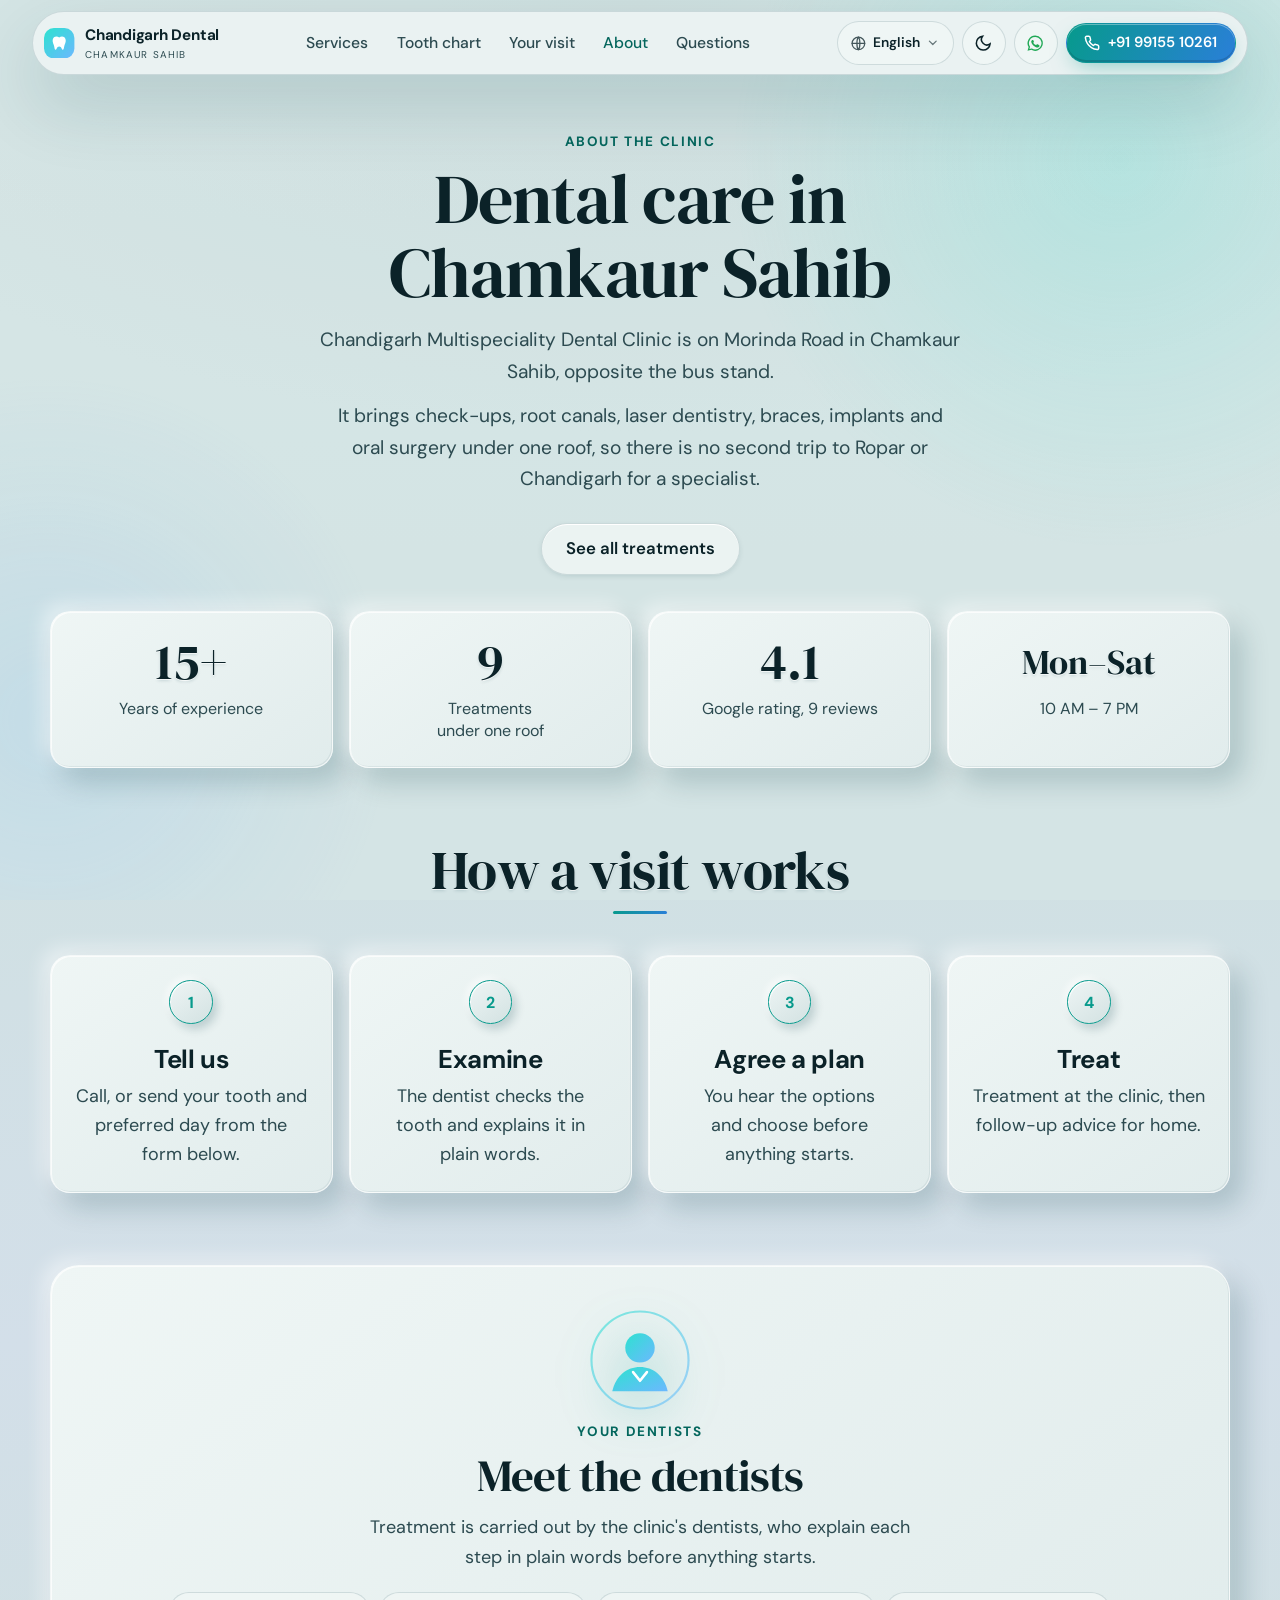
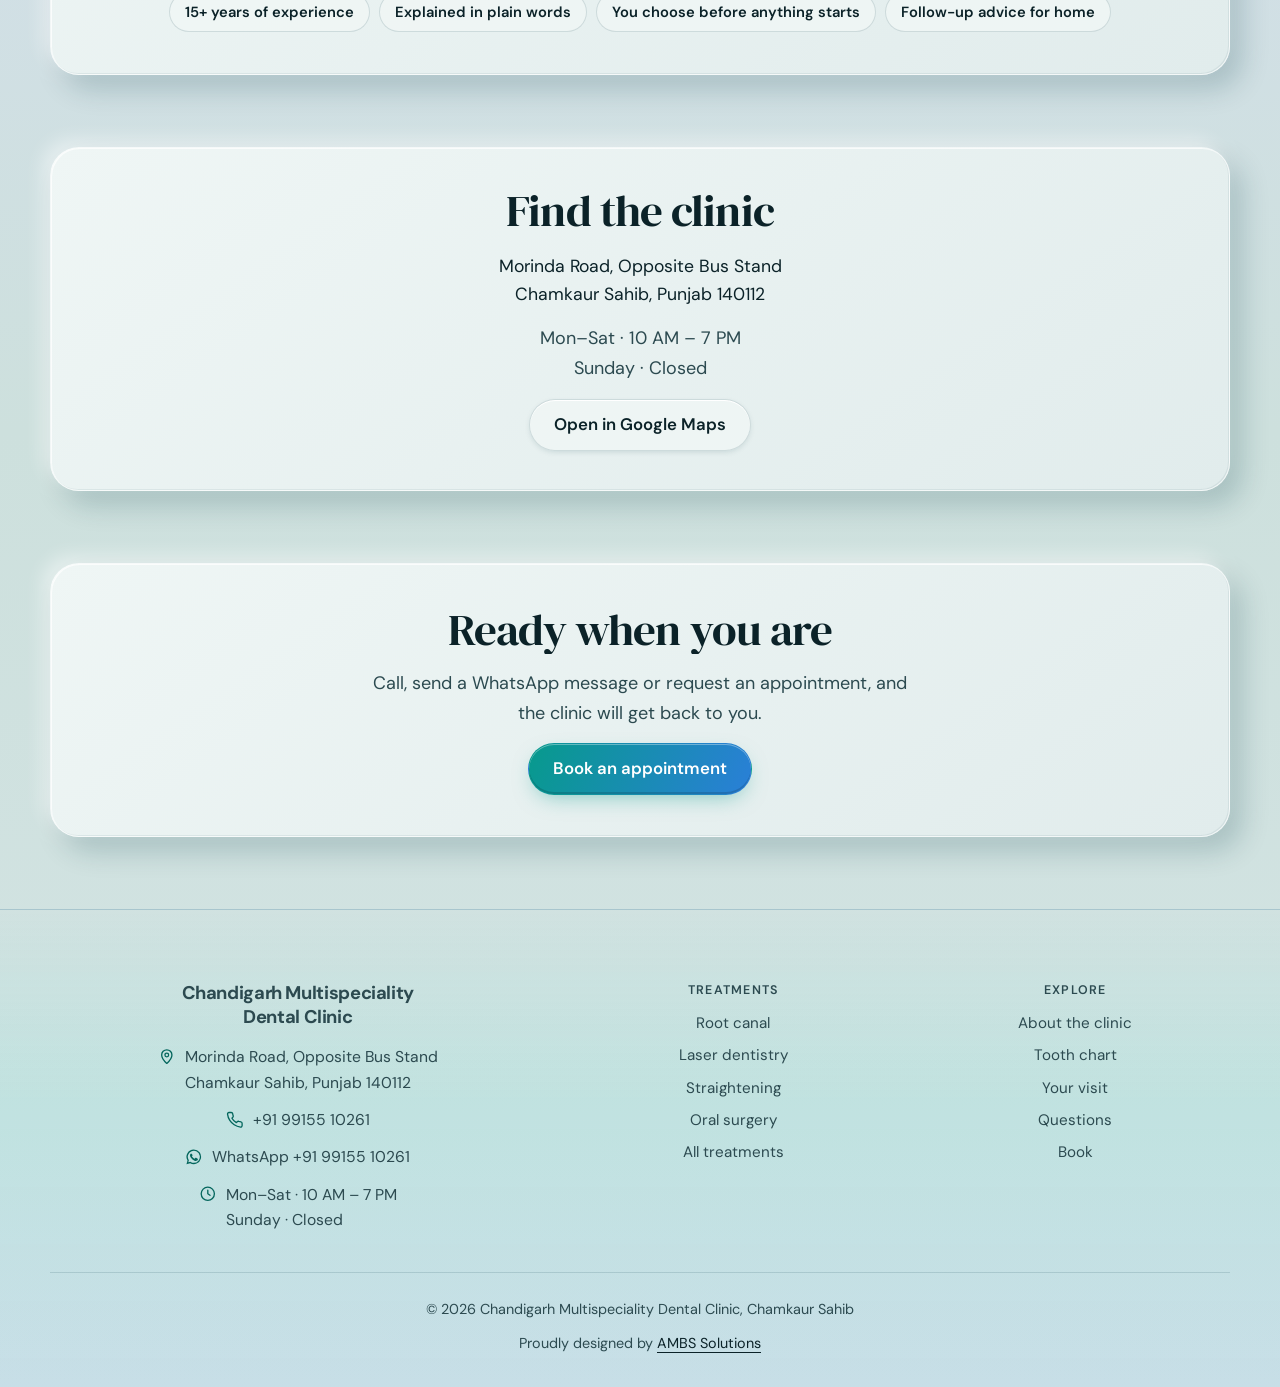
<file: about.html>
<!doctype html>
<html lang="en-IN">
<head>
<meta charset="utf-8">
<meta name="viewport" content="width=device-width,initial-scale=1,minimum-scale=1,viewport-fit=cover">
<meta name="build" content="2026-11-14T01:48:25Z">
<meta name="description" content="About Chandigarh Multispeciality Dental Clinic on Morinda Road, Chamkaur Sahib: treatments under one roof, opening hours and how to find the clinic.">
<style>html.i18n-wait body{visibility:hidden}html{-webkit-text-size-adjust:100%}body{margin:0}img{max-width:100%}[hidden]{display:none!important}</style>
<script>(function(){var d=document.documentElement,f;try{f=self!==top}catch(e){f=true}if(!f)return;/* inside an embedding viewer 100svh can be wrong, so use the real height there */var w=innerWidth;function set(){d.style.setProperty('--vh0',innerHeight+'px')}set();addEventListener('load',set);addEventListener('resize',function(){if(innerWidth!==w){w=innerWidth;set()}})})();try{var sl=localStorage.getItem('cd-lang');if(sl==='hi'||sl==='pa'){document.documentElement.classList.add('i18n-wait');setTimeout(function(){document.documentElement.classList.remove('i18n-wait')},2000);var lk=document.createElement('link');lk.rel='stylesheet';lk.href='https://fonts.googleapis.com/css2?family='+(sl==='hi'?'Noto+Sans+Devanagari':'Noto+Sans+Gurmukhi')+':wght@400;500;600;700;800&display=swap';document.head.appendChild(lk);document.documentElement.lang=sl;}var t=localStorage.getItem('cd-theme');if(t==='light'||t==='dark')document.documentElement.setAttribute('data-theme',t);if(localStorage.getItem('cd-text')==='large')document.documentElement.classList.add('text-lg');}catch(e){}</script>
<title>About | Chandigarh Multispeciality Dental Clinic, Chamkaur Sahib</title>
<meta name="theme-color" content="#d6e5e5" media="(prefers-color-scheme: light)">
<meta name="theme-color" content="#051218" media="(prefers-color-scheme: dark)">
<meta property="og:type" content="website">
<meta property="og:locale" content="en_IN">
<meta property="og:site_name" content="Chandigarh Multispeciality Dental Clinic">
<meta property="og:title" content="About | Chandigarh Multispeciality Dental Clinic, Chamkaur Sahib">
<meta property="og:description" content="Root canal, laser dentistry, braces, implants, fillings, whitening and oral surgery, opposite the bus stand on Morinda Road. Open Mon–Sat, 10 AM to 7 PM.">
<meta property="og:url" content="https://chandigarhdentalclinics.com/about">
<meta property="og:image" content="https://chandigarhdentalclinics.com/img/og-cover.jpg">
<meta property="og:image:width" content="1200">
<meta property="og:image:height" content="630">
<meta property="og:image:alt" content="Chandigarh Multispeciality Dental Clinic, Chamkaur Sahib">
<meta name="twitter:card" content="summary_large_image">
<link rel="canonical" href="https://chandigarhdentalclinics.com/about">
<link rel="apple-touch-icon" href="/img/apple-touch-icon.png">
<link rel="icon" href="data:image/svg+xml,%3Csvg xmlns='http://www.w3.org/2000/svg' viewBox='0 0 40 40'%3E%3Cdefs%3E%3ClinearGradient id='g' x1='0' y1='0' x2='1' y2='1'%3E%3Cstop offset='0' stop-color='%232de2d0'/%3E%3Cstop offset='1' stop-color='%236cb8ff'/%3E%3C/linearGradient%3E%3C/defs%3E%3Crect width='40' height='40' rx='13' fill='url(%23g)'/%3E%3Cpath fill='%23fff' d='M20 12.5c-3-2.4-8-1.6-8.6 3.2-.4 3.6 1.6 5.6 2.1 9 .3 2 .6 3.8 1.8 3.8 1.5 0 1.4-4.3 4.7-4.3s3.2 4.3 4.7 4.3c1.2 0 1.5-1.8 1.8-3.8.5-3.4 2.5-5.4 2.1-9-.6-4.8-5.6-5.6-8.6-3.2z'/%3E%3C/svg%3E">
<link rel="preload" href="fonts/dm-serif-display-latin.woff2" as="font" type="font/woff2" crossorigin>
<link rel="preload" href="fonts/dm-sans-latin.woff2" as="font" type="font/woff2" crossorigin>
<style>
@font-face{font-family:"DM Sans";font-style:normal;font-weight:100 1000;font-display:swap;src:url(fonts/dm-sans-latin.woff2) format("woff2");unicode-range:U+0000-00FF, U+0131, U+0152-0153, U+02BB-02BC, U+02C6, U+02DA, U+02DC, U+0304, U+0308, U+0329, U+2000-206F, U+20AC, U+2122, U+2191, U+2193, U+2212, U+2215, U+FEFF, U+FFFD}
@font-face{font-family:"DM Serif Display";font-style:normal;font-weight:400;font-display:swap;src:url(fonts/dm-serif-display-latin.woff2) format("woff2");unicode-range:U+0000-00FF, U+0131, U+0152-0153, U+02BB-02BC, U+02C6, U+02DA, U+02DC, U+0304, U+0308, U+0329, U+2000-206F, U+20AC, U+2122, U+2191, U+2193, U+2212, U+2215, U+FEFF, U+FFFD}
</style>
<script type="application/ld+json">
{"@context":"https://schema.org","@type":"Dentist","name":"Chandigarh Multispeciality Dental Clinic","telephone":"+919915510261","address":{"@type":"PostalAddress","streetAddress":"Morinda Road, Opposite Bus Stand","addressLocality":"Chamkaur Sahib","addressRegion":"Punjab","postalCode":"140112","addressCountry":"IN"},"openingHoursSpecification":[{"@type":"OpeningHoursSpecification","dayOfWeek":["Monday","Tuesday","Wednesday","Thursday","Friday","Saturday"],"opens":"10:00","closes":"19:00"}],"medicalSpecialty":"Dentistry","aggregateRating":{"@type":"AggregateRating","ratingValue":"4.1","reviewCount":"9","bestRating":"5"},"availableService":[{"@type":"MedicalProcedure","name":"Dental check-up"},{"@type":"MedicalProcedure","name":"Root canal treatment"},{"@type":"MedicalProcedure","name":"Laser dentistry"},{"@type":"MedicalProcedure","name":"Braces and teeth straightening"},{"@type":"MedicalProcedure","name":"Tooth reshaping"},{"@type":"MedicalProcedure","name":"Dental fillings"},{"@type":"MedicalProcedure","name":"Dental implants"},{"@type":"MedicalProcedure","name":"Teeth whitening"},{"@type":"MedicalProcedure","name":"Oral and maxillofacial surgery"}],"areaServed":"Chamkaur Sahib, Punjab"}
</script>
<style>
/* Layout: dark, glassy, motion-rich. Floating pill nav, big hero with glossy tooth, treatment marquee,
   bento grid with animated tiles, interactive chart, glass booking. Aqua→sky gradient is the brand; marigold marks selection only. */
:root{
  --bg:#051218; --bg2:#0a222b; --glass:rgba(255,255,255,.055); --glass2:rgba(255,255,255,.09); --line:rgba(255,255,255,.13);
  --ink:#eaf7f7; --muted:#8fb1b6; --aqua:#2de2d0; --sky:#6cb8ff; --mark:#ffb52e; --on-aqua:#03201f;
  --grad:linear-gradient(115deg,var(--aqua),var(--sky));
  --blob1:rgba(45,226,208,.30); --blob2:rgba(108,184,255,.26);
  --enamel:#f4fbfb; --root:#3a5d63; --tooth-line:#6f9a9f; --good:#4cc784; --shadow:0 30px 80px rgba(0,0,0,.45);
  --f-display:"DM Sans","Noto Sans Devanagari","Noto Sans Gurmukhi","Segoe UI",system-ui,sans-serif;
  --f-hero:"DM Serif Display",Georgia,"Noto Sans Devanagari","Noto Sans Gurmukhi","Segoe UI",system-ui,sans-serif;
  --f-body:"DM Sans","Noto Sans Devanagari","Noto Sans Gurmukhi","Segoe UI",system-ui,sans-serif;
  --rh:1.12em; --bad:#ff6b6b; --warn:#ffb52e; --smile-top:#ffffff; --smile-bot:color-mix(in srgb,var(--aqua) 50%,#ffffff);
  --f-mono:"DM Sans",system-ui,sans-serif;
  color-scheme:dark;
}
@media (prefers-color-scheme:light){
  :root:not([data-theme="dark"]){
    --bg:#e2eded; --bg2:#d4e4e4; --glass:rgba(255,255,255,.72); --glass2:rgba(255,255,255,.92); --line:rgba(6,60,70,.16);
    --ink:#04191f; --muted:#34545a; --aqua:#079a8c; --sky:#2a7fd8; --mark:#f5a012; --on-aqua:#ffffff;
    --blob1:rgba(45,226,208,.26); --blob2:rgba(108,184,255,.22); --smile-top:#c9f4ee; --smile-bot:#1fa89b; --bad:#c62828; --warn:#a85a00;
    --enamel:#ffffff; --root:#cfe2e2; --tooth-line:#7fa3a6; --good:#1f8a4c; --shadow:0 30px 70px rgba(6,60,70,.16); color-scheme:light;
  }
}
:root[data-theme="light"]{
  --bg:#e2eded; --bg2:#d4e4e4; --glass:rgba(255,255,255,.72); --glass2:rgba(255,255,255,.92); --line:rgba(6,60,70,.16);
  --ink:#04191f; --muted:#34545a; --aqua:#079a8c; --sky:#2a7fd8; --mark:#f5a012; --on-aqua:#ffffff;
  --blob1:rgba(45,226,208,.26); --blob2:rgba(108,184,255,.22); --smile-top:#c9f4ee; --smile-bot:#1fa89b; --bad:#c62828; --warn:#a85a00;
  --enamel:#ffffff; --root:#cfe2e2; --tooth-line:#7fa3a6; --good:#1f8a4c; --shadow:0 30px 70px rgba(6,60,70,.16); color-scheme:light;
}
*{box-sizing:border-box}
body{background:var(--bg);color:var(--ink);font:400 1.0625rem/1.6 var(--f-body);-webkit-font-smoothing:antialiased;overflow-x:clip}
h1,h2,h3{font-family:var(--f-display);font-weight:700;line-height:1.1;letter-spacing:-.02em;text-wrap:balance;margin:0}
/* DM Serif Display for the big headings, DM Sans for everything else */
.hero h1{font-family:var(--f-hero);font-weight:500}
p{margin:0}
a{color:inherit}
:focus-visible{outline:3px solid var(--mark);outline-offset:3px;border-radius:8px}
.wrap{max-width:76rem;margin-inline:auto;padding-inline:1.1rem}
.gt{background:var(--grad);-webkit-background-clip:text;background-clip:text;color:transparent}
.kicker{display:inline-flex;align-items:center;gap:.6rem;font:500 .74rem/1 var(--f-mono);letter-spacing:.16em;text-transform:uppercase;color:var(--aqua)}
.kicker::before{content:"";width:1.6rem;height:2px;background:var(--grad);border-radius:2px}
/* Scrolling stays smooth: only the floating bars blur what is behind them; cards use plain translucent fills */
.glass{background:var(--glass);border:1px solid var(--line)}
.nav.glass,.callbar.glass,.toast.glass{backdrop-filter:blur(14px);-webkit-backdrop-filter:blur(14px)}
html{scroll-behavior:smooth;scroll-padding-top:5.5rem}
@media(prefers-reduced-motion:reduce){html{scroll-behavior:auto}}

/* ambient background */
.ambient{position:fixed;inset:0;z-index:-1;overflow:hidden;background:radial-gradient(120% 80% at 50% 0,var(--bg2),var(--bg) 60%)}
.ambient i{position:absolute;border-radius:50%;will-change:transform;contain:strict}
.ambient i:nth-child(1){width:52rem;height:52rem;background:radial-gradient(circle,var(--blob1) 0%,transparent 66%);top:-16rem;right:-16rem;animation:drift 18s ease-in-out infinite alternate}
.ambient i:nth-child(2){width:46rem;height:46rem;background:radial-gradient(circle,var(--blob2) 0%,transparent 66%);top:22rem;left:-20rem;animation:drift 22s ease-in-out infinite alternate-reverse}
@keyframes drift{to{transform:translate(4rem,3rem) scale(1.15)}}

/* nav */
/* The top bar is fixed to the screen so it never scrolls away, whatever wraps the page. The spacer keeps the layout where it was. */
/* --navw is the screen width measured when the page opened (updated only if the width really changes, e.g. rotation),
   so the bar keeps that width while scrolling even if the browser resizes the viewport. */
.navwrap{position:fixed;top:0;left:0;right:auto;width:var(--navw,100%);max-width:100%;z-index:50;padding:calc(env(safe-area-inset-top,0px) + .7rem) .8rem 0;pointer-events:none;box-sizing:border-box}
html{overflow-x:clip}
.hero{overflow-x:clip}
.navwrap .nav{pointer-events:auto}
.navspace{height:calc(4.4rem + env(safe-area-inset-top,0px))}
.nav{max-width:64rem;margin-inline:auto;display:flex;align-items:center;justify-content:space-between;gap:.8rem;padding:.5rem .55rem .5rem 1.1rem;border-radius:99px;box-shadow:var(--shadow)}
.brand{display:flex;align-items:center;gap:.65rem;text-decoration:none;font:500 .95rem var(--f-display);letter-spacing:-.02em}
.brand svg{width:1.9rem;height:1.9rem}
.brand small{display:block;font:400 .62rem var(--f-mono);letter-spacing:.12em;text-transform:uppercase;color:var(--muted);margin-top:.15rem}
.nav ul{display:flex;gap:1.6rem;list-style:none;margin:0;padding:0;font-weight:500;font-size:.93rem}
.nav ul a{text-decoration:none;color:var(--muted);transition:color .2s}
.nav ul a:hover{color:var(--ink)}
.nav .acts{display:flex;gap:.5rem;align-items:center}
.icon-btn{width:2.5rem;height:2.5rem;border-radius:50%;border:1px solid var(--line);background:var(--glass);color:var(--ink);display:grid;place-items:center;cursor:pointer}
.icon-btn svg{width:1.15rem;height:1.15rem}
.btn{display:inline-flex;align-items:center;justify-content:center;gap:.6rem;min-height:3.1rem;padding:.6rem 1.5rem;border-radius:99px;font:600 1rem var(--f-body);text-decoration:none;border:1px solid var(--line);background:var(--glass);color:var(--ink);cursor:pointer;transition:transform .2s,box-shadow .2s}
.btn:hover{transform:translateY(-2px)}
.btn.solid{background:var(--grad);border-color:transparent;color:var(--on-aqua);box-shadow:0 10px 30px color-mix(in srgb,var(--aqua) 40%,transparent)}
.btn.sm{min-height:2.5rem;padding:.35rem 1.1rem;font-size:.92rem}
.btn svg{width:1.1rem;height:1.1rem}
@media(max-width:820px){.nav ul{display:none}}

/* hero */
.hero{position:relative;padding-block:clamp(2.5rem,6vw,5rem) 2rem}
.hero-grid{display:grid;grid-template-columns:minmax(0,1.15fr) minmax(0,.85fr);gap:2rem;align-items:center}
.pill{display:inline-flex;align-items:center;gap:.55rem;font:500 .78rem var(--f-mono);padding:.4rem .9rem;border-radius:99px}
/* Only the state word (Open / Closed) and the dot change colour; the rest of the pill stays neutral.
   closed = red, open = green, countdown under one hour = amber */
.pill i{width:.55rem;height:.55rem;border-radius:50%;background:var(--bad);box-shadow:0 0 0 4px color-mix(in srgb,var(--bad) 28%,transparent)}
.pill .stw{font-weight:600;color:var(--bad)}
.pill.open i{background:var(--good);box-shadow:0 0 0 4px color-mix(in srgb,var(--good) 28%,transparent);animation:ping 2s infinite}
.pill.open .stw{color:var(--good)}
.pill.soon i{background:var(--warn);box-shadow:0 0 0 4px color-mix(in srgb,var(--warn) 30%,transparent);animation:ping 1.1s infinite}
.pill.soon .stw{color:var(--warn)}
@keyframes ping{50%{box-shadow:0 0 0 8px color-mix(in srgb,var(--good) 0%,transparent)}}
.hero h1{font-size:clamp(2.5rem,7.2vw,5.6rem);margin:1.4rem 0 1.4rem;letter-spacing:-.045em}
.hero .lede{color:var(--muted);font-size:1.18rem;max-width:34rem}
.hero-cta{display:flex;flex-wrap:wrap;gap:.8rem;margin-top:2rem}
.stage{position:relative;aspect-ratio:1;max-width:30rem;margin-inline:auto;width:100%}
.stage .ring{position:absolute;inset:6%;border-radius:50%;border:1px dashed var(--line);animation:spin 40s linear infinite}
.stage .ring.b{inset:-2%;animation-duration:70s;animation-direction:reverse;border-style:solid;opacity:.5}
@keyframes spin{to{transform:rotate(360deg)}}
.stage .glow{position:absolute;inset:14%;border-radius:50%;background:var(--grad);filter:blur(60px);opacity:.45}
.stage svg.big{position:absolute;inset:8%;width:84%;height:84%;filter:drop-shadow(0 30px 40px rgba(0,0,0,.35));animation:float 6s ease-in-out infinite}
@keyframes float{50%{transform:translateY(-14px) rotate(2deg)}}
.stage canvas.gl{position:absolute;inset:-8%;width:116%;height:116%;display:block;opacity:0;visibility:hidden;pointer-events:none;transition:opacity 1.2s ease,visibility 0s 1.2s}
.stage.gl-on canvas.gl{opacity:1;visibility:visible;transition:opacity 1.2s ease}
.stage svg.big{transition:opacity 1s ease}
.stage.gl-on svg.big{opacity:0}
.progress{position:fixed;top:0;left:0;height:3px;width:100%;background:var(--grad);transform-origin:0 50%;transform:scaleX(0);z-index:60}
.hero h1 .w{display:inline-block;animation:wordin .9s cubic-bezier(.2,.7,.2,1) both;animation-delay:calc(var(--i)*70ms + 120ms)}
@keyframes wordin{from{transform:translateY(.6em) rotate(3deg);opacity:.15}to{transform:none;opacity:1}}
.tilt{transition:transform .25s ease-out;will-change:transform}
@media(max-width:900px){.hero-grid{grid-template-columns:minmax(0,1fr)}.stage{max-width:24rem}}

/* marquee */
.marquee{margin-top:2.5rem;overflow:hidden;border-block:1px solid var(--line);mask-image:linear-gradient(90deg,transparent,#000 8%,#000 92%,transparent)}
.track{display:flex;gap:3rem;width:max-content;padding-block:1.1rem;animation:mq 32s linear infinite}
.track span{display:flex;align-items:center;gap:3rem;font:500 1.5rem var(--f-display);letter-spacing:-.03em;white-space:nowrap;color:var(--muted)}
.track span::after{content:"";width:.6rem;height:.6rem;border-radius:50%;background:var(--grad)}
@keyframes mq{to{transform:translate3d(-50%,0,0)}}

section{padding-block:clamp(3.5rem,8vw,6.5rem)}
.head{display:grid;gap:1.1rem;max-width:44rem;margin-bottom:2.6rem}
.head h2{font-size:clamp(2rem,5vw,3.6rem)}
.head p{color:var(--muted);font-size:1.1rem}

/* bento */
.bento{display:grid;grid-template-columns:repeat(6,minmax(0,1fr));gap:1rem}
.tile{position:relative;border-radius:1.8rem;padding:1.6rem;overflow:hidden;min-height:17rem;display:flex;flex-direction:column;justify-content:flex-end;gap:.5rem;transition:transform .3s}
.tile::before{content:"";position:absolute;inset:0;background:radial-gradient(22rem circle at var(--mx,50%) var(--my,0%),color-mix(in srgb,var(--aqua) 22%,transparent),transparent 60%);opacity:0;transition:opacity .3s;pointer-events:none}
.tile:hover{transform:translateY(-4px)}
.tile:hover::before{opacity:1}
.tile h3{font-size:1.45rem;position:relative}
.tile p{color:var(--muted);font-size:.97rem;position:relative;max-width:26rem}
.tile .tag{position:relative;font:500 .7rem var(--f-mono);letter-spacing:.12em;text-transform:uppercase;color:var(--aqua)}
.tile svg.art{position:absolute;top:1rem;right:1rem;left:1rem;width:calc(100% - 2rem);height:9.5rem;overflow:visible}
.t1{grid-column:span 3;grid-row:span 2;min-height:26rem}
.t1 svg.art{height:15rem}
.t2,.t3{grid-column:span 3}
.t4,.t5{grid-column:span 3}
.t6{grid-column:span 6;min-height:11rem;flex-direction:row;align-items:center;justify-content:space-between;flex-wrap:wrap;gap:1.4rem}
@media(max-width:900px){.t1,.t2,.t3,.t4,.t5{grid-column:span 6}.t1{grid-row:auto;min-height:22rem}}
/* tile art */
.art .stroke{fill:none;stroke:var(--tooth-line);stroke-width:2.5;stroke-linecap:round;stroke-linejoin:round}
.art .fill{fill:var(--enamel);stroke:var(--tooth-line);stroke-width:2.5}
.canal{fill:none;stroke:var(--aqua);stroke-width:5;stroke-linecap:round;stroke-dasharray:6 200;animation:canal 3.2s ease-in-out infinite}
@keyframes canal{0%{stroke-dasharray:0 200}60%,100%{stroke-dasharray:200 0}}
.beam{fill:var(--aqua);animation:sweep 3.4s ease-in-out infinite alternate;filter:drop-shadow(0 0 10px var(--aqua))}
@keyframes sweep{from{transform:translateX(-8rem)}to{transform:translateX(8rem)}}
.align rect{transform-box:fill-box;transform-origin:center bottom;animation:straight 4s ease-in-out infinite alternate}
.align rect:nth-child(1){--r:-14deg}.align rect:nth-child(2){--r:9deg}.align rect:nth-child(3){--r:-6deg}.align rect:nth-child(4){--r:12deg}.align rect:nth-child(5){--r:-10deg}
@keyframes straight{from{transform:rotate(var(--r)) translateY(3px)}to{transform:rotate(0) translateY(0)}}
@keyframes xf{0%,35%{opacity:1}65%,100%{opacity:0}}
.whole{animation:xf 4s ease-in-out infinite alternate-reverse}
.pulse{transform-box:fill-box;transform-origin:center;animation:pl 2.2s ease-in-out infinite}
@keyframes pl{50%{transform:scale(1.4);opacity:.5}}

/* stats */
.stats{display:grid;grid-template-columns:repeat(4,minmax(0,1fr));gap:1rem}
.stat{border-radius:1.5rem;padding:1.4rem}
.stat b{display:block;font:500 clamp(2rem,5vw,3.2rem)/1 var(--f-display);letter-spacing:-.04em;margin-bottom:.5rem}
.stat span{color:var(--muted);font-size:.92rem}
.stat b.txt{font-size:clamp(1.35rem,3.2vw,1.9rem);line-height:1.15;letter-spacing:-.03em;padding-block:.35rem .55rem}
@media(max-width:760px){.stats{grid-template-columns:repeat(2,minmax(0,1fr))}}

/* chart */
.lab{border-radius:2rem;padding:clamp(1rem,3vw,2.2rem);display:grid;grid-template-columns:minmax(0,1.2fr) minmax(0,.8fr);gap:clamp(1.2rem,3vw,3rem);box-shadow:var(--shadow)}
@media(max-width:900px){.lab{grid-template-columns:minmax(0,1fr)}}
.mouth{display:grid;grid-template-columns:1fr 1fr;position:relative}
.mouth::before{content:"";position:absolute;left:50%;top:0;bottom:0;border-left:1px dashed var(--line)}
.mouth::after{content:"";position:absolute;top:50%;left:0;right:0;border-top:1px dashed var(--line)}
.quad{display:flex;gap:2px;padding:1rem .2rem}
.quad.r{justify-content:flex-end}.quad.l{justify-content:flex-start}
.tooth{flex:1 1 0;min-width:0;max-width:3.4rem;background:none;border:0;padding:.15rem 0;cursor:pointer;display:flex;flex-direction:column;align-items:center;gap:.15rem;color:var(--muted);font:400 .62rem var(--f-mono)}
.tooth svg{width:100%;height:auto;overflow:visible;transition:transform .2s}
.tooth.low svg{transform:scaleY(-1)}
.tooth:hover svg{transform:translateY(-4px)}
.tooth.low:hover svg{transform:scaleY(-1) translateY(-4px)}
.tooth .crown{fill:url(#enm);stroke:var(--tooth-line);stroke-width:1.5}
.tooth .rootp{fill:var(--root);stroke:var(--tooth-line);stroke-width:1}
.tooth[aria-pressed="true"]{color:var(--ink);font-weight:500}
.tooth[aria-pressed="true"] .crown{fill:var(--mark);stroke:var(--mark);filter:drop-shadow(0 0 8px var(--mark))}
.tooth.same .crown{stroke:var(--aqua);stroke-width:2.5}
.tooth.low .n{order:-1}
.side{display:flex;justify-content:space-between;font:400 .68rem var(--f-mono);color:var(--muted);letter-spacing:.1em;text-transform:uppercase}
.readout{display:grid;gap:.9rem;align-content:start}
.readout .who{font:500 .76rem var(--f-mono);color:var(--aqua);letter-spacing:.08em;text-transform:uppercase}
.readout h3{font-size:clamp(1.6rem,3vw,2.2rem)}
.readout p{color:var(--muted)}
.tags{display:flex;flex-wrap:wrap;gap:.5rem}
.tags span{font:500 .82rem var(--f-body);padding:.35rem .85rem;border-radius:99px;border:1px solid var(--line);background:var(--glass)}
.readout small{color:var(--muted);font-size:.8rem}
.readout .btn{justify-self:start}
.readout{scroll-margin-top:5.5rem;border-radius:1rem}
.readout.flash{animation:rflash 1.1s ease-out}
@keyframes rflash{0%{box-shadow:0 0 0 0 color-mix(in srgb,var(--mark) 55%,transparent);background:color-mix(in srgb,var(--mark) 10%,transparent)}100%{box-shadow:0 0 0 14px transparent;background:transparent}}

/* steps */
.steps{display:grid;grid-template-columns:repeat(4,minmax(0,1fr));gap:1rem;counter-reset:s;list-style:none;padding:0;margin:0}
.steps li{counter-increment:s;border-radius:1.6rem;padding:1.5rem;position:relative}
.steps li::before{content:counter(s);display:grid;place-items:center;width:2.6rem;height:2.6rem;border-radius:50%;background:var(--grad);color:var(--on-aqua);font:500 1rem var(--f-display);margin-bottom:1.1rem}
.steps b{display:block;font:500 1.2rem var(--f-display);letter-spacing:-.02em;margin-bottom:.4rem}
.steps p{color:var(--muted);font-size:.96rem}
@media(max-width:900px){.steps{grid-template-columns:repeat(2,minmax(0,1fr))}}
@media(max-width:480px){.steps{grid-template-columns:minmax(0,1fr)}}

/* book */
.book{display:grid;grid-template-columns:minmax(0,.9fr) minmax(0,1.1fr);gap:1.2rem;align-items:stretch}
.book form{align-content:space-between}
@media(max-width:900px){.book{grid-template-columns:minmax(0,1fr)}}
.card{border-radius:2rem;padding:clamp(1.3rem,3vw,2.2rem)}
.card h2{font-size:clamp(1.8rem,4vw,2.6rem);margin:.9rem 0 1.6rem}
.info{display:grid;gap:1.3rem;margin:0}
.info dt{font:500 .7rem var(--f-mono);letter-spacing:.14em;text-transform:uppercase;color:var(--muted)}
.info dd{margin:.25rem 0 0;font-size:1.1rem}
.copyrow{display:flex;align-items:center;gap:.8rem;flex-wrap:wrap}
.copyrow b{font:500 clamp(1.4rem,3vw,1.9rem) var(--f-display);letter-spacing:-.03em;user-select:all}
table{border-collapse:collapse;width:100%;max-width:21rem;font-size:.98rem}
td{padding:.32rem 0;border-bottom:1px dashed var(--line)}
td:last-child{text-align:right;font-family:var(--f-mono);font-size:.86rem}
tr.today td{font-weight:600;color:var(--aqua)}
form{display:grid;gap:1rem}
form h3{font-size:1.6rem}
label{display:grid;gap:.4rem;font:500 .84rem var(--f-body);color:var(--muted)}
input,select,textarea{font:400 1rem var(--f-body);color:var(--ink);background:color-mix(in srgb,var(--bg) 55%,transparent);border:1px solid var(--line);border-radius:1rem;padding:.85rem 1rem;width:100%}
select option{background:var(--bg2);color:var(--ink)}
input:focus,select:focus,textarea:focus{outline:2px solid var(--aqua);outline-offset:1px}
.two{display:grid;grid-template-columns:repeat(2,minmax(0,1fr));gap:1rem}
@media(max-width:480px){.two{grid-template-columns:minmax(0,1fr)}}
.tooth-note{font:500 .82rem var(--f-mono);color:var(--mark);min-height:1.2em}
form .fine{font-size:.82rem;color:var(--muted)}

/* rating, faq */
.rate{border-radius:2rem;padding:clamp(1.4rem,4vw,2.6rem);display:flex;flex-wrap:wrap;gap:1.6rem;align-items:center;justify-content:space-between}
.rate .num{font:500 clamp(4rem,11vw,7rem)/.9 var(--f-display);letter-spacing:-.06em}
.rate .big{display:flex;align-items:center;gap:1.6rem;flex-wrap:wrap}
.stars{display:flex;gap:.25rem}
.stars svg{width:1.7rem;height:1.7rem}
.rate p{color:var(--muted);margin-top:.5rem}
.faq{display:grid;gap:.7rem}
details{border-radius:1.4rem;padding:1.2rem 1.5rem}
summary{cursor:pointer;font:500 1.15rem var(--f-display);letter-spacing:-.02em;list-style:none;display:flex;justify-content:space-between;align-items:center;gap:1rem}
summary::-webkit-details-marker{display:none}
summary::after{content:"+";flex:none;width:2rem;height:2rem;display:grid;place-items:center;border-radius:50%;border:1px solid var(--line);font:400 1.1rem var(--f-mono);color:var(--aqua);transition:transform .25s}
details[open] summary::after{transform:rotate(45deg)}
details p{color:var(--muted);margin-top:.7rem;max-width:44rem}

footer{position:relative;padding-block:3rem 2rem;overflow:hidden;border-top:1px solid var(--line)}
@keyframes enamel{0%,30%{background-position:160% 0,0 0}75%,100%{background-position:-60% 0,0 0}}
footer .row{display:flex;flex-wrap:wrap;justify-content:space-between;gap:.6rem;color:var(--muted);font-size:.9rem}
.callbar{display:none}
@media(max-width:820px){
  .callbar{display:grid;grid-template-columns:1fr 1fr;gap:.6rem;position:fixed;inset-inline:.7rem;bottom:calc(.7rem + env(safe-area-inset-bottom,0px));z-index:40;padding:.5rem;border-radius:99px;box-shadow:var(--shadow)}
}
.rv{transform:translateY(24px);transition:transform 1.1s cubic-bezier(.16,1,.3,1)}
.rv.in{transform:none}
@media(prefers-reduced-motion:reduce){
  *,*::before,*::after{animation:none!important;transition:none!important}
  .rv{transform:none}
}

/* ---- hero motion ---- */
:root{--grad-shine:linear-gradient(100deg,var(--aqua),var(--sky),var(--aqua) 60%,var(--sky))}
.hero .gt{background-image:var(--grad-shine);background-size:250% 100%;animation:shine 7s linear infinite}
@keyframes shine{to{background-position:-250% 0}}
.roll{display:inline-block;height:var(--rh);overflow:hidden;vertical-align:bottom;padding-right:.05em}
.rollbox{display:flex;flex-direction:column;animation:roll 9s cubic-bezier(.7,0,.2,1) infinite}
.rollbox>span{display:block;height:var(--rh);line-height:var(--rh);white-space:nowrap}
@keyframes roll{
  0%,20%{transform:translateY(0)}
  25%,45%{transform:translateY(calc(var(--rh) * -1))}
  50%,70%{transform:translateY(calc(var(--rh) * -2))}
  75%,95%{transform:translateY(calc(var(--rh) * -3))}
  100%{transform:translateY(calc(var(--rh) * -4))}
}
/* "Smile": glossy enamel lettering, a drawn smile with teeth that light up in a wave */
.smile{position:relative;padding-bottom:.34em}
.smile .sm-t{display:inline-block;padding-bottom:.04em;
  background:
    linear-gradient(105deg,transparent 40%,rgba(255,255,255,1) 50%,transparent 60%) no-repeat,
    linear-gradient(180deg,var(--smile-top) 0%,var(--smile-bot) 100%);
  background-size:260% 100%,100% 100%;background-position:170% 0,0 0;
  -webkit-background-clip:text;background-clip:text;color:transparent;
  -webkit-text-stroke:1.5px color-mix(in srgb,var(--tooth-line) 85%,transparent);
  filter:drop-shadow(0 4px 22px color-mix(in srgb,var(--aqua) 45%,transparent));
  animation:enamel 4.2s 1.4s ease-in-out infinite}
.sm-svg{position:absolute;left:50%;bottom:.02em;height:.3em;width:auto;transform:translateX(-50%);overflow:visible}
.sm-svg .lip{stroke-dasharray:230;stroke-dashoffset:230;animation:lipdraw 1s .9s ease-out forwards}
@keyframes lipdraw{to{stroke-dashoffset:0}}
.sm-svg .tt{fill:#fff;stroke:var(--tooth-line);stroke-width:.8;transform-box:fill-box;transform-origin:50% 0;transform:scaleY(0);
  animation:tpop .5s calc(1.5s + var(--k)*.09s) cubic-bezier(.3,1.7,.5,1) forwards,tshine 3.6s calc(3s + var(--k)*.15s) ease-in-out infinite}
@keyframes tpop{to{transform:scaleY(1)}}
@keyframes tshine{0%,68%,100%{fill:#fff;filter:none}80%{fill:#bffff4;filter:drop-shadow(0 0 5px #2de2d0)}}
@media(prefers-reduced-motion:reduce){.sm-svg .lip{stroke-dashoffset:0}.sm-svg .tt{transform:none}}
/* Hindi and Punjabi: no negative tracking, taller lines so matras are not clipped */
html[lang="hi"],html[lang="pa"]{--rh:1.45em}
html[lang="hi"] *,html[lang="pa"] *{letter-spacing:normal!important}
html[lang="hi"] h1,html[lang="hi"] h2,html[lang="hi"] h3,html[lang="pa"] h1,html[lang="pa"] h2,html[lang="pa"] h3{line-height:1.3}
html[lang="hi"] .hero h1,html[lang="pa"] .hero h1{font-size:clamp(2.2rem,6.4vw,4.6rem)}
html[lang="hi"] body,html[lang="pa"] body{line-height:1.7}
/* language switch */
.lang{display:flex;gap:2px;padding:3px;border-radius:99px;border:1px solid var(--line);background:var(--glass)}
.lang button{border:0;background:transparent;color:var(--muted);font:600 .8rem var(--f-body);min-width:2.3rem;height:2.3rem;padding:0 .5rem;border-radius:99px;cursor:pointer}
.lang button[aria-pressed="true"]{background:var(--grad);color:var(--on-aqua)}
.hero .sub{font:500 clamp(1.15rem,2.6vw,1.6rem)/1.2 var(--f-display);letter-spacing:-.03em;margin-bottom:1rem}
.marquee.alt{margin-top:0;border-top:0}
.marquee.alt .track{animation-duration:46s}
.marquee.alt .track span{color:var(--ink);-webkit-text-stroke:0;font-size:1.5rem;font-weight:500;letter-spacing:-.01em}
.marquee .track{will-change:transform;backface-visibility:hidden;-webkit-font-smoothing:antialiased;text-rendering:geometricPrecision}
.stage{cursor:pointer;-webkit-user-select:none;user-select:none}
.stage.gl-on canvas.gl{pointer-events:none}
.hero-cta .btn{transition:transform .25s cubic-bezier(.2,.7,.2,1),box-shadow .2s}
@media(max-width:700px){.marquee.alt .track span{font-size:1.2rem}.hint{bottom:-1rem}}

/* ---- mobile ---- */
html{-webkit-text-size-adjust:100%}
a,button,summary,.tooth{-webkit-tap-highlight-color:transparent;touch-action:manipulation}
section[id]{scroll-margin-top:5.5rem}
@media(hover:none){.tile:hover,.btn:hover{transform:none}.tooth:hover svg{transform:none}.tooth.low:hover svg{transform:scaleY(-1)}}
@media(max-width:900px){
  /* treatments become a swipeable carousel */
  .bento{display:flex;gap:.8rem;overflow-x:auto;scroll-snap-type:x mandatory;margin-inline:-1.1rem;padding:.2rem 1.1rem 1rem;scroll-padding-inline:1.1rem;scrollbar-width:none;-webkit-overflow-scrolling:touch}
  .bento::-webkit-scrollbar{display:none}
  .bento .tile{flex:0 0 min(82%,22rem);grid-column:auto;grid-row:auto;min-height:20rem;scroll-snap-align:start}
  .bento .t1 svg.art{height:9.5rem}
  .bento .t6{flex-direction:column;align-items:flex-start;justify-content:flex-end}
  .swipe{display:flex!important}
}
.dots{display:none;justify-content:center;gap:.5rem;margin-top:.2rem}
.dots button{width:.55rem;height:.55rem;padding:0;border-radius:99px;border:0;background:var(--line);cursor:pointer;transition:width .3s,background .3s}
.dots button.on{width:1.6rem;background:var(--grad)}
@media(max-width:900px){.dots{display:flex}}
.swipe{display:none;align-items:center;gap:.6rem;margin:-1.2rem 0 1rem;font:500 .74rem var(--f-mono);letter-spacing:.1em;text-transform:uppercase;color:var(--muted)}
.swipe svg{width:1.1rem;height:1.1rem;animation:nudge 1.6s ease-in-out infinite}
@keyframes nudge{50%{transform:translateX(6px)}}
@media(max-width:820px){
  .nav .acts .btn{display:none}
  .nav{padding-left:.9rem}
  .icon-btn{width:2.75rem;height:2.75rem}
  body{padding-bottom:0}
}
@media(max-width:700px){
  section{padding-block:3rem}
  .hero{padding-top:1.6rem}
  .hero h1{font-size:clamp(2.1rem,10.5vw,3.2rem);letter-spacing:-.04em;margin-block:1.1rem}
  .hero .lede{font-size:1.05rem}
  .hero-cta{flex-direction:column}
  .hero-cta .btn{width:100%}
  .stage{max-width:19rem;margin-top:.5rem}
  .ambient i:nth-child(1){width:34rem;height:34rem;top:-10rem;right:-14rem}.ambient i:nth-child(2){width:30rem;height:30rem;left:-16rem}
  .marquee{margin-top:1.6rem}
  .track span{font-size:1.05rem;gap:1.8rem}.track{gap:1.8rem}
  .head{margin-bottom:1.8rem}
  .head p{font-size:1rem}
  .stat{padding:1.1rem}
  .lab{padding:1rem;border-radius:1.6rem}
  /* chart: one quadrant per row so every tooth is a real tap target */
  .mouth{grid-template-columns:minmax(0,1fr);gap:.2rem}
  .mouth::before,.mouth::after{display:none}
  .side{display:none}
  .quad,.quad.r,.quad.l{justify-content:center;gap:3px;padding:1.5rem .1rem .6rem;position:relative;border-bottom:1px dashed var(--line)}
  .quad:last-child{border-bottom:0}
  .quad::before{content:attr(data-label);position:absolute;top:.3rem;left:.2rem;font:500 .66rem var(--f-mono);letter-spacing:.12em;text-transform:uppercase;color:var(--muted)}
  .tooth{max-width:none;padding:.3rem 0;font-size:.68rem}
  .tooth svg{max-width:2.6rem}
  .readout .btn{width:100%}
  .steps li{padding:1.2rem}
  .card{border-radius:1.6rem}
  .copyrow b{font-size:1.35rem}
  .rate{border-radius:1.6rem}
  .rate .btn{width:100%}
  details{padding:1rem 1.1rem}
  summary{font-size:1.02rem}
}
/* Inside Claude's viewer on a phone: the page runs under the status bar/camera and the viewer draws its own scroll arrows at the bottom centre.
   So when the page is framed, push the top bar down a little and leave a gap in the middle of the bottom bar. */
@media(max-width:820px){
  html.framed{scroll-padding-top:9.5rem}
  html.framed .navwrap{padding-top:max(calc(env(safe-area-inset-top,0px) + .7rem),3.6rem)}
  html.framed .navspace{height:max(calc(4.4rem + env(safe-area-inset-top,0px)),8.2rem)}
  html.framed .callbar{gap:4.2rem}
}
/* phone number in the top bar (laptop) */
.navphone{gap:.5rem;white-space:nowrap;font-variant-numeric:tabular-nums;letter-spacing:.01em}
.navphone svg{width:1rem;height:1rem;flex:none}
/* WhatsApp buttons in WhatsApp green (same in light and dark) */
#wabtn,#wa{background:#25d366;border-color:#25d366;color:#052e16;box-shadow:0 8px 22px rgba(37,211,102,.35)}
#wabtn:hover,#wa:hover{background:#3ee07d;border-color:#3ee07d}
/* Call button in blue, so it differs from the green WhatsApp button and the teal booking buttons */
#callbtn{background:#1f6fd0;border-color:#1f6fd0;color:#ffffff;box-shadow:0 8px 22px rgba(31,111,208,.35)}
#callbtn:hover{background:#2f80e6;border-color:#2f80e6}
/* shown when the phone dialer does not open after tapping Call */
.toast{position:fixed;left:50%;bottom:calc(5.4rem + env(safe-area-inset-bottom,0px));transform:translateX(-50%);z-index:60;display:flex;align-items:center;gap:.9rem;padding:.55rem .6rem .55rem 1.2rem;border-radius:99px;box-shadow:var(--shadow);max-width:calc(100% - 1.6rem);white-space:nowrap}
.toast[hidden]{display:none}
.toast b{font:700 1.05rem var(--f-display);letter-spacing:-.01em}
@media(min-width:821px){.toast{bottom:1.4rem}}
/* ---- heading weights (kept here so they win over the earlier component rules) ---- */
.stat b,.rate .num{font-weight:800;letter-spacing:-.03em}
.steps b,summary,.chip b,.hero .sub,.brand,.copyrow b,.steps li::before{font-weight:700;letter-spacing:-.015em}
.track span{font-weight:700;letter-spacing:-.02em}
.marquee.alt .track span{font-weight:600;letter-spacing:-.01em}
/* ---- layout safety for longer text (all languages) and Indic scripts ---- */
.tile{min-height:0;padding-top:11.5rem}
.t1{padding-top:16.5rem}
.t6{padding-top:1.6rem}
.tile p,.tile h3,.steps p,.head p{overflow-wrap:anywhere}
.btn{text-align:center;line-height:1.3;padding-block:.7rem}
.brand span,.lang button,.nav .acts,.nav ul a{white-space:nowrap}
@media(max-width:1060px){.nav ul{display:none}}
.swipe{margin:-.8rem 0 1rem}
html:is([lang="hi"],[lang="pa"]) .sm-t{-webkit-text-stroke:0;filter:drop-shadow(0 0 1px var(--tooth-line)) drop-shadow(0 4px 20px color-mix(in srgb,var(--aqua) 40%,transparent))}
html:is([lang="hi"],[lang="pa"]) .sm-t{font-weight:600;background-image:linear-gradient(105deg,transparent 40%,rgba(255,255,255,.95) 50%,transparent 60%),var(--grad)}
html:is([lang="hi"],[lang="pa"]) .hero h1{margin-bottom:1.6rem;font-size:clamp(2.4rem,8.5vw,4.6rem)}
html:is([lang="hi"],[lang="pa"]) .hero h1 .smile{padding-right:.22em;margin-right:.12em}
html:is([lang="hi"],[lang="pa"]) .hero h1 .roll{margin-left:.06em;padding-right:.15em}
html:is([lang="hi"],[lang="pa"]) .hero .sub{line-height:1.45;margin-top:.4rem}
html:is([lang="hi"],[lang="pa"]) .hero .lede{line-height:1.75}
html:is([lang="hi"],[lang="pa"]) .head h2{font-size:clamp(1.7rem,4.2vw,2.8rem)}
html:is([lang="hi"],[lang="pa"]) .tile h3{font-size:1.25rem}
html:is([lang="hi"],[lang="pa"]) .readout h3{font-size:clamp(1.4rem,2.6vw,1.9rem)}
html:is([lang="hi"],[lang="pa"]) .card h2{font-size:clamp(1.6rem,3.6vw,2.3rem)}
html:is([lang="hi"],[lang="pa"]) .steps b,html:is([lang="hi"],[lang="pa"]) summary{font-size:1.05rem}
html:is([lang="hi"],[lang="pa"]) .stat b{line-height:1.15}
html:is([lang="hi"],[lang="pa"]) .tile .tag,html:is([lang="hi"],[lang="pa"]) .kicker{letter-spacing:.02em;line-height:1.4}
html:is([lang="hi"],[lang="pa"]) .nav ul{gap:1rem;font-size:.86rem}
@media(max-width:1020px){html:is([lang="hi"],[lang="pa"]) .nav ul{display:none}}
@media(max-width:900px){.bento .tile{padding-top:11.5rem}.bento .t1{padding-top:11.5rem}.bento .t6{padding-top:1.6rem}}
/* small laptops and tablets in landscape: keep the 3D canvas inside the screen, and size the Hindi/Punjabi headline for the narrower column */
@media(min-width:901px) and (max-width:1279px){.stage canvas.gl{inset:-2%;width:104%;height:104%}}
@media(min-width:901px){html:is([lang="hi"],[lang="pa"]) .hero h1{font-size:clamp(2.2rem,4.4vw,4.6rem)}}
/* foldable cover screens and other very narrow displays: four teeth per row so each one stays easy to tap */
@media(max-width:350px){
  .quad,.quad.r,.quad.l{flex-wrap:wrap;row-gap:.35rem}
  .quad .tooth{flex:0 0 calc(25% - 3px);max-width:none}
}
/* very narrow phones: keep the 3D canvas inside the screen */
@media(max-width:380px){.stage.gl-on canvas.gl,.stage canvas.gl{inset:-4%;width:108%;height:108%}}
/* phones: one treatment at a time, the next one slides in */
@media(max-width:640px){.bento{gap:1.3rem}.bento .tile{flex:0 0 100%;min-height:21rem}}
@media(max-width:430px){
  .lang button{min-width:2.3rem;height:2.4rem;padding:0 .35rem;font-size:.78rem}
  .nav{gap:.4rem;padding-right:.4rem}
  .nav .acts{gap:.35rem}
  .brand svg{width:1.6rem;height:1.6rem;flex:none}
  .brand{gap:.45rem;font-size:.72rem;min-width:0}
  #theme{display:none}
  .nav{max-width:100%}
}
@media(max-width:380px){
  .brand small{display:none}
  .brand{font-size:.88rem}
}
/* ==== refinement pass: calmer, more modern ==== */
:root{--f-display:"DM Sans","Noto Sans Devanagari","Noto Sans Gurmukhi","Segoe UI",system-ui,sans-serif;--rad:1.5rem}
body{font-size:1.0625rem;line-height:1.65}
.skip{position:absolute;left:1rem;top:-4rem;z-index:100;background:var(--ink);color:var(--bg);padding:.7rem 1rem;border-radius:.6rem;text-decoration:none;font-weight:600}
.skip:focus{top:1rem}
:focus-visible{outline:2px solid var(--aqua);outline-offset:3px}
/* still background, no drifting blobs */
.ambient i{animation:none!important}
/* hero: one calm moment */
.hero h1 .w{animation:wordin 1.1s cubic-bezier(.2,.7,.2,1) both;animation-delay:calc(var(--i)*90ms + 120ms)}
@keyframes wordin{from{transform:translateY(.35em);opacity:0}to{transform:none;opacity:1}}
.smile .sm-t{filter:none;animation-duration:6s}
.hero .gt{animation-duration:12s}
.hero .sub{font-weight:600;color:var(--ink)}
.hero .lede{max-width:36rem}
.stage .glow{opacity:.3}
.stage .ring{animation-duration:90s}.stage .ring.b{animation-duration:140s}
.stage svg.big{animation-duration:8s}
@keyframes float{50%{transform:translateY(-10px)}}
/* buttons: soft light sweep instead of glow, no lift */
.btn{min-height:3.25rem;font-weight:600;letter-spacing:-.005em;position:relative;overflow:hidden}
.btn:hover{transform:none}
.btn.solid{box-shadow:0 6px 18px color-mix(in srgb,var(--aqua) 22%,transparent)}
.btn.solid::after{content:"";position:absolute;inset:0;background:linear-gradient(100deg,transparent 30%,rgba(255,255,255,.35) 50%,transparent 70%);transform:translateX(-120%);transition:transform 1.1s ease;pointer-events:none}
.btn.solid:hover::after{transform:translateX(120%)}
#wabtn,#wa,#callbtn{box-shadow:none}
/* one radius family */
.tile,.lab,.card,.rate{border-radius:var(--rad)}
.stat,.steps li,details{border-radius:calc(var(--rad) - .25rem)}
/* single marquee, slower and quieter */
.track{animation-duration:48s}
.track span{font-size:1.25rem;font-weight:600}
/* section heads centred */
.head{text-align:center;margin-inline:auto;justify-items:center}
.head h2{font-size:clamp(2rem,4.4vw,3.3rem);letter-spacing:-.03em}
.head p{max-width:38rem}
.kicker::before{display:none}
.kicker{letter-spacing:.12em;font-weight:600}
/* treatments: calmer tiles */
.tile:hover{transform:translateY(-2px)}
.tile .tag{font-weight:600;letter-spacing:.08em}
.canal{animation-duration:4.5s}.beam{animation-duration:5s;filter:none}.align rect{animation-duration:6s}.chipped,.whole{animation-duration:6s}.pulse{animation-duration:3.5s}
.swipe svg{animation:none}
/* stats: solid figures */
.stat b{color:var(--ink);font-weight:700;letter-spacing:-.035em}
.stat b.txt{font-size:clamp(1.6rem,3.6vw,2.4rem);padding:0;line-height:1;margin-bottom:.5rem}
/* chart: no glow on the chosen tooth */
.tooth[aria-pressed="true"] .crown{filter:none;fill:var(--aqua);stroke:var(--aqua)}
.readout.flash{animation:none}
/* steps */
.steps li::before{background:none;border:1.5px solid var(--aqua);color:var(--aqua)}
/* rating */
.rate .num{color:var(--ink);font-weight:700}
/* FAQ */
.faq{max-width:52rem;margin-inline:auto}
summary{font-weight:600}
/* footer */
footer{padding-block:clamp(3rem,6vw,4.5rem) 2rem}
.fgrid{display:grid;grid-template-columns:minmax(0,1.6fr) repeat(3,minmax(0,1fr));gap:2rem;padding-bottom:2.4rem;margin-bottom:1.6rem;border-bottom:1px solid var(--line)}
.fbrand b{display:block;font:700 1.15rem/1.3 var(--f-display);letter-spacing:-.02em;margin-bottom:.7rem;max-width:18rem}
.fbrand p{color:var(--muted);font-size:.95rem}
footer h2{font:600 .78rem var(--f-body);letter-spacing:.1em;text-transform:uppercase;color:var(--muted);margin-bottom:.8rem}
footer ul{list-style:none;margin:0;padding:0;display:grid;gap:.45rem;font-size:.95rem}
footer a{text-decoration:none}
footer a:hover{text-decoration:underline;text-underline-offset:.25em}
footer .row a{color:var(--ink)}
.fgrid{grid-template-columns:minmax(0,1.6fr) repeat(2,minmax(0,1fr))}
@media(max-width:820px){.fgrid{grid-template-columns:repeat(2,minmax(0,1fr))}.fbrand{grid-column:1/-1}}
@media(max-width:700px){footer{text-align:center}.fgrid{grid-template-columns:minmax(0,1fr)}.fbrand b{margin-inline:auto}footer .row{justify-content:center;text-align:center}}
html:is([lang="hi"],[lang="pa"]) .head h2{font-size:clamp(1.7rem,4vw,2.7rem)}
@media(prefers-reduced-motion:reduce){.btn.solid::after{display:none}}
/* readable teal for small text in light mode */
:root{--aqua-text:var(--aqua)}
@media (prefers-color-scheme:light){:root:not([data-theme="dark"]){--aqua-text:#05736a}}
:root[data-theme="light"]{--aqua-text:#05736a}
.kicker,.readout .who,tr.today td,.tile .tag,.tooth-note{color:var(--aqua-text)}
footer .row a{text-decoration:underline;text-underline-offset:.25em}
/* phone quick bar hides over the hero */
@media(max-width:820px){.callbar{transition:transform .6s cubic-bezier(.2,.7,.2,1),opacity .6s}.callbar.away{transform:translateY(140%);opacity:0;pointer-events:none}}
/* sharper surfaces: bars and cards are near-solid, so text behind them never shows through as a blur */
.glass{background:color-mix(in srgb,var(--bg2) 90%,transparent)}
.nav.glass,.callbar.glass,.toast.glass{background:var(--bg2);backdrop-filter:none;-webkit-backdrop-filter:none}
@media (prefers-color-scheme:light){:root:not([data-theme="dark"]) .glass{background:rgba(255,255,255,.9)}:root:not([data-theme="dark"]) :is(.nav,.callbar,.toast).glass{background:#fff}}
:root[data-theme="light"] .glass{background:rgba(255,255,255,.9)}
:root[data-theme="light"] :is(.nav,.callbar,.toast).glass{background:#fff}
.ambient{opacity:.7}
.marquee .track{will-change:auto;text-rendering:auto}
.tilt{will-change:auto}
/* tap targets at least 44px */
.nav .acts .mic,.nav .acts .menubtn,.icon-btn{min-width:2.75rem;min-height:2.75rem}
@media(max-width:430px){.nav .acts .mic,.nav .acts .menubtn{width:2.75rem;height:2.75rem}}
.lang button{min-height:2.75rem}
.mainnav{display:contents}
@media(max-width:1060px){.mainnav{display:none}}
/* phone menu and settings */
html.text-lg{font-size:112.5%}
.menubtn{display:none}
/* the close mark is drawn, not made by rotating the two lines: rotated lines landed off-centre in some phone browsers and were clipped */
.menubtn svg{overflow:visible}
.menubtn .lx,.menubtn[aria-expanded="true"] .l1,.menubtn[aria-expanded="true"] .l2{display:none}
.menubtn[aria-expanded="true"] .lx{display:inline}
.msheet{position:fixed;z-index:49;top:calc(env(safe-area-inset-top,0px) + 5rem);left:.8rem;right:.8rem;max-width:30rem;margin-inline:auto;max-height:calc(100svh - 6.2rem);overflow:auto;overscroll-behavior:contain;background:var(--bg2);border:1px solid var(--line);border-radius:var(--rad);box-shadow:var(--shadow);padding:.6rem 1.1rem 1.1rem}
.msheet[hidden]{display:none}
.mlinks{list-style:none;margin:0;padding:0}
.mlinks a{display:flex;align-items:center;justify-content:space-between;min-height:3.2rem;padding:.2rem .2rem;border-bottom:1px solid var(--line);text-decoration:none;font:600 1.12rem var(--f-display);letter-spacing:-.01em}
.mlinks a::after{content:"";width:.5rem;height:.5rem;border-right:1.6px solid var(--muted);border-top:1.6px solid var(--muted);transform:rotate(45deg)}
.msets{display:grid;gap:.9rem;padding:1.1rem 0 1.2rem}
.mrow{display:flex;align-items:center;justify-content:space-between;gap:.8rem;flex-wrap:wrap}
.mlabel{font-size:.92rem;font-weight:600;color:var(--muted)}
.seg{display:inline-flex;gap:2px;padding:3px;border-radius:99px;border:1px solid var(--line);background:var(--glass)}
.seg button{border:0;background:none;color:var(--muted);font:600 .86rem var(--f-body);min-height:2.6rem;min-width:3.6rem;padding:0 .8rem;border-radius:99px;cursor:pointer}
.seg button[aria-pressed="true"]{background:var(--grad);color:var(--on-aqua)}
.seg.mlang button{min-width:0;padding:0 .75rem}
.mquick{display:grid;grid-template-columns:1fr 1fr;gap:.6rem}
#msheet .mquick a:first-child{background:#25d366;border-color:#25d366;color:#052e16}
html.framed .msheet{top:max(calc(env(safe-area-inset-top,0px) + 5rem),8.4rem)}
@media(max-width:1060px){
  .menubtn{display:grid}
  .nav .acts > .lang,.nav .acts > #theme{display:none}
}
@media(max-width:430px){.nav .acts .menubtn{width:2.5rem;height:2.5rem}}
@media(prefers-reduced-motion:reduce){.menubtn path{transition:none}}
/* ---- fluid type scale: every size grows smoothly from small phones (320px) to large desktops (1920px) ---- */
:root{
  --fs-xs:clamp(.78rem,.75rem + .12vw,.86rem);
  --fs-sm:clamp(.88rem,.84rem + .18vw,.98rem);
  --fs-body:clamp(1rem,.95rem + .22vw,1.125rem);
  --fs-lede:clamp(1.06rem,.98rem + .42vw,1.32rem);
  --fs-h3:clamp(1.2rem,1.05rem + .7vw,1.65rem);
  --fs-h2:clamp(1.95rem,1.35rem + 2.6vw,3.6rem);
  --fs-hero:clamp(2.3rem,min(6.6vw,10.4vh),6.6rem);
}
body{font-size:var(--fs-body);line-height:1.65}
.head h2{font-size:var(--fs-h2);line-height:1.06}
.head p,.hero .lede{font-size:var(--fs-lede);line-height:1.6}
.head p{max-width:40rem}
.tile h3,.readout h3,.card h2 + *,.steps b,summary{font-size:var(--fs-h3)}
.card h2{font-size:var(--fs-h2)}
.tile p,.steps p,details p,.readout p,.stat span,form .fine{font-size:var(--fs-body)}
.tile .tag,.kicker,.info dt,.readout .who,.mlabel{font-size:var(--fs-xs)}
.links,.nav ul,.btn,.tags span,label,.info dd{font-size:var(--fs-sm)}
.btn{font-size:clamp(.95rem,.9rem + .2vw,1.05rem)}
p,li,dd{text-wrap:pretty}
.hero .lede,.readout p,details p{max-width:62ch}
@media(min-width:1600px){.wrap{max-width:84rem}}
@media(min-width:2200px){.wrap{max-width:92rem}}

/* ---- hero: fills the first screen exactly, proof under the actions ---- */
.hero{display:flex;flex-direction:column;min-height:calc(100svh - 4.4rem - env(safe-area-inset-top,0px));padding-block:clamp(1rem,4vh,3.2rem) 0}
.hero-grid{flex:1;align-content:center;gap:clamp(1.5rem,4vw,4rem);grid-template-columns:minmax(0,1.2fr) minmax(0,.8fr)}
.hero h1{font-size:var(--fs-hero);line-height:1.02;margin:clamp(.9rem,2.4vh,1.6rem) 0 clamp(.8rem,2vh,1.3rem)}
.smile{padding-bottom:.2em}
.hero .sub{font-size:clamp(1.12rem,1rem + .7vw,1.7rem);margin-bottom:.6rem}
.hero-cta{margin-top:clamp(1.3rem,3.4vh,2.2rem)}
.stage{max-width:min(32rem,60vh)}
.marquee{margin-top:clamp(1.4rem,4vh,2.6rem)}
.proof{list-style:none;margin:clamp(1.1rem,2.6vh,1.6rem) 0 0;padding:0;display:flex;flex-wrap:wrap;gap:.5rem 1.4rem;font-size:var(--fs-sm);color:var(--muted)}
.proof a{display:inline-flex;align-items:center;gap:.45rem;text-decoration:none;min-height:2.75rem}
.proof a:hover span{color:var(--ink);text-decoration:underline;text-underline-offset:.25em}
.proof b{color:var(--ink);font-weight:700}
.proof svg{width:1.05rem;height:1.05rem;flex:none;color:var(--aqua-text)}
.pstar svg{color:#e0a100}
/* hero entrance: each part rises in turn */
@keyframes heroin{from{opacity:0;transform:translateY(14px)}to{opacity:1;transform:none}}
.hero-grid > div:first-child > :not(h1){animation:heroin .9s cubic-bezier(.16,1,.3,1) both}
.hero-grid > div:first-child > .pill{animation-delay:.05s}
.hero-grid > div:first-child > .sub{animation-delay:.45s}
.hero-grid > div:first-child > .lede{animation-delay:.55s}
.hero-grid > div:first-child > .hero-cta{animation-delay:.65s}
.hero-grid > div:first-child > .proof{animation-delay:.75s}
.stage{animation:heroin 1.1s .3s cubic-bezier(.16,1,.3,1) both}
/* the headline line and paragraph rise without fading, so they paint at once (fast first view) */
@keyframes herorise{from{transform:translateY(12px)}to{transform:none}}
.hero-grid > div:first-child > .sub,.hero-grid > div:first-child > .lede{animation-name:herorise}
@media(prefers-reduced-motion:reduce){.hero-grid > div:first-child > *,.stage{animation:none}}
/* short laptop screens (720-800px tall): tighter so the whole hero, including the treatment strip, is visible */
@media(min-width:901px) and (max-height:800px){
  .hero .lede{font-size:clamp(1rem,.95rem + .3vw,1.12rem)}
  .hero .sub{margin-bottom:.4rem}
  .marquee{margin-top:1.2rem}.marquee .track{padding-block:.8rem}
}
/* tablets and phones: text first, then a smaller tooth; type sized by width */
@media(max-width:900px){
  .hero{min-height:0}
  .hero-grid{grid-template-columns:minmax(0,1fr);gap:1rem}
  .stage{max-width:min(20rem,70vw)}
}
@media(max-width:700px){
  .hero h1{font-size:clamp(2.2rem,10.6vw,3.3rem)}
  .proof{gap:.2rem 1rem}
  .stage{max-width:min(15rem,62vw);margin-top:0}
}
html:is([lang="hi"],[lang="pa"]) .hero h1{font-size:clamp(2.1rem,min(5vw,9vh),4.8rem)}
@media(max-width:700px){html:is([lang="hi"],[lang="pa"]) .hero h1{font-size:clamp(2rem,9vw,2.9rem)}}

/* English headline always breaks after "like", so the rolling words sit on their own line */
html:not([lang="hi"]):not([lang="pa"]) .hero h1{max-width:7.4em}
.hero h1{margin-bottom:clamp(1rem,2.6vh,1.6rem)}
.stage{max-width:min(36rem,62vh)}
@media(max-width:900px){.stage{max-width:min(20rem,70vw)}}
@media(max-width:700px){.proof{gap:0 1rem}.proof a{min-height:2.75rem}.stage{max-width:min(15rem,62vw)}}
/* ---- Hindi and Punjabi: crisp, readable script ---- */
html:is([lang="hi"],[lang="pa"]) body{text-rendering:optimizeLegibility;font-size:calc(var(--fs-body) * 1.04);line-height:1.8}
html:is([lang="hi"],[lang="pa"]) .brand small{font-size:.74rem;letter-spacing:normal;text-transform:none}
html:is([lang="hi"],[lang="pa"]) :is(.tile .tag,.kicker,.info dt,.readout .who,.mlabel,.pill,.proof,.links,.nav ul,label){font-size:calc(var(--fs-sm) * 1.04);letter-spacing:normal;text-transform:none}
html:is([lang="hi"],[lang="pa"]) .hero h1{font-weight:700;line-height:1.3}
/* the hero words: clean solid gradient, no glow, outline or shine (they smear thin Indic strokes) */
html:is([lang="hi"],[lang="pa"]) .smile .sm-t,html:is([lang="hi"],[lang="pa"]) .hero .gt{filter:none!important;-webkit-text-stroke:0!important;animation:none!important;background-image:linear-gradient(115deg,var(--aqua-text),color-mix(in srgb,var(--sky) 80%,var(--aqua-text)))!important;background-size:100% 100%!important}
html:is([lang="hi"],[lang="pa"]) .hero .sub{font-weight:700;line-height:1.5}
html:is([lang="hi"],[lang="pa"]) :is(.head h2,.card h2){font-weight:700;line-height:1.35}
html:is([lang="hi"],[lang="pa"]) :is(.tile h3,.readout h3,summary,.steps b){font-weight:700;line-height:1.45}
html:is([lang="hi"],[lang="pa"]) .btn{font-weight:600;line-height:1.5}
html:is([lang="hi"],[lang="pa"]) .track span{font-weight:600}
/* ---- new treatment tiles, "Ask about this", map ---- */
.t7,.t8,.t9{grid-column:span 2}
@media(max-width:900px){.t7,.t8,.t9{grid-column:span 6}}
.ask{position:relative;align-self:flex-start;margin-top:.5rem;background:none;border:0;padding:.55rem 0;min-height:2.75rem;color:var(--aqua-text);font:600 var(--fs-sm) var(--f-body);cursor:pointer;text-decoration:underline;text-decoration-color:color-mix(in srgb,var(--aqua-text) 40%,transparent);text-underline-offset:.3em;transition:text-decoration-color .3s}
.ask:hover{text-decoration-color:currentColor}
.screw{animation:screwin 3.6s cubic-bezier(.6,0,.3,1) infinite alternate}
@keyframes screwin{from{transform:translateY(10px)}to{transform:translateY(-2px)}}
.fillspot{fill:#7a5a3a;transform-box:fill-box;transform-origin:center;animation:fillin 4s ease-in-out infinite alternate}
@keyframes fillin{0%,30%{fill:#7a5a3a}70%,100%{fill:var(--enamel);stroke:var(--tooth-line);stroke-width:1.5}}
.whiten{animation:whiten 4.5s ease-in-out infinite alternate}
@keyframes whiten{0%,20%{clip-path:inset(0 100% 0 0)}80%,100%{clip-path:inset(0 0 0 0)}}
@media(prefers-reduced-motion:reduce){.screw,.fillspot,.whiten{animation:none}.whiten{clip-path:none}}
.maprow{display:flex;flex-wrap:wrap;align-items:center;gap:.6rem 1rem}
.mapbox{flex-basis:100%;border-radius:1rem;overflow:hidden;border:1px solid var(--line);aspect-ratio:4/3;max-height:22rem}
.mapbox iframe{width:100%;height:100%;border:0;display:block}
/* ---- desktop WhatsApp button, footer contact list, supplied sections ---- */
.navwa{color:#1fa855}
@media(max-width:1060px){.nav .acts .navwa{display:none}}
.fcontact{list-style:none;margin:.9rem 0 0;padding:0;display:grid;gap:.7rem;font-size:var(--fs-sm);color:var(--muted)}
.fcontact li,.fcontact a{display:flex;gap:.6rem;align-items:flex-start;text-decoration:none}
.fcontact svg{width:1.1rem;height:1.1rem;flex:none;margin-top:.2rem;color:var(--aqua-text)}
.fcontact a:hover>span{color:var(--ink);text-decoration:underline;text-underline-offset:.25em}
@media(max-width:700px){.fcontact{justify-items:center}.fcontact li,.fcontact a{text-align:left}}
.docs{display:grid;grid-template-columns:repeat(auto-fit,minmax(15rem,1fr));gap:1rem;max-width:60rem;margin-inline:auto}
.doc{border-radius:var(--rad);overflow:hidden;display:flex;flex-direction:column}
.doc img{width:100%;aspect-ratio:6/7;object-fit:cover}
.doc div{padding:1.2rem 1.3rem}.doc p{color:var(--muted)}.doc small{color:var(--aqua-text);font-weight:600}
.quotes{display:grid;grid-template-columns:repeat(auto-fit,minmax(16rem,1fr));gap:1rem}
.quote{margin:0;border-radius:var(--rad);padding:1.4rem 1.5rem}
.quote blockquote{margin:0 0 .9rem;font-size:var(--fs-lede);line-height:1.5}
.quote figcaption{color:var(--muted);font-weight:600}
.gal{display:grid;grid-template-columns:repeat(auto-fit,minmax(14rem,1fr));gap:.8rem}
.gal img{width:100%;aspect-ratio:4/3;object-fit:cover;border-radius:1rem}
/* ---- type: DM Serif Display for the big headings (one weight, never faux-bold), DM Sans for the rest ---- */
:root{--f-serif:"DM Serif Display",Georgia,"Noto Sans Devanagari","Noto Sans Gurmukhi",serif}
html:not([lang="hi"]):not([lang="pa"]) .hero h1{font-weight:400;letter-spacing:-.015em;line-height:1}
html:not([lang="hi"]):not([lang="pa"]) :is(.head h2,.card h2){font-family:var(--f-serif);font-weight:400;letter-spacing:-.01em;line-height:1.08}
html:not([lang="hi"]):not([lang="pa"]) :is(.stat b,.rate .num){font-family:var(--f-serif);font-weight:400;letter-spacing:0}
.tile h3,.readout h3,summary,.steps b{font-weight:700;letter-spacing:-.015em}
.hero .sub{font-weight:600;letter-spacing:-.01em}
.btn,.nav ul a,.lang button{letter-spacing:0}
html:is([lang="hi"],[lang="pa"]) .hero h1,html:is([lang="hi"],[lang="pa"]) .head h2{letter-spacing:normal}
/* ---- top bar: everything fits at every laptop width ---- */
/* header spans the same width as the page content: logo left, links centred, actions right */
.navwrap{padding-inline:max(.8rem,calc((100% - 76rem) / 2))}
@media(min-width:1600px){.navwrap{padding-inline:calc((100% - 84rem) / 2)}}
.nav{max-width:none;width:100%;padding:.55rem .6rem .55rem 1.2rem}
.nav ul{flex:1;justify-content:center;gap:clamp(1.1rem,2.2vw,2.4rem)}
@media(min-width:1061px) and (max-width:1279px){
  .nav .acts .navphone{width:2.75rem;min-width:2.75rem;height:2.75rem;min-height:2.75rem;padding:0;border-radius:50%}
  .nav .acts .navphone span{display:none}
  .nav .acts{gap:.4rem}
  .brand small{display:none}
}
/* ---- hero refinements ---- */
.smile{padding-bottom:.12em}
.hero h1{line-height:.98;margin-bottom:clamp(1.3rem,3.2vh,2rem)}
.hero .sub{margin-bottom:.7rem}
.hero .lede{color:var(--muted)}
.proof{padding-top:clamp(.9rem,2.2vh,1.3rem);border-top:1px solid var(--line);max-width:36rem}
/* phones: a small tooth tucked beside the headline, so the whole hero fits the first screen */
@media(max-width:700px){
  .hero{min-height:calc(100svh - 4.4rem - env(safe-area-inset-top,0px))}
  .hero-grid{position:relative;align-content:start}
  .hero-grid > div:first-child{position:relative;z-index:1}
  .hero-grid .stage{position:absolute;top:2.4rem;right:-1.1rem;width:min(8.2rem,31vw);max-width:none;margin:0;z-index:0;pointer-events:none}
  .hero-grid .stage .glow{opacity:.18}
  .hero h1{max-width:72%}
  html:is([lang="hi"],[lang="pa"]) .hero h1{max-width:70%}
  .hero-cta{gap:.7rem}
  .proof{flex-direction:column;gap:0}
  .marquee{margin-top:auto;padding-top:1rem}
}
@media(max-width:700px) and (max-height:700px){.hero{min-height:0}}
@media(max-width:700px) and (max-height:780px){.hero .lede{font-size:.98rem;line-height:1.5}.hero-cta .btn{min-height:2.95rem}.hero h1{margin-bottom:1rem}.hero-cta{margin-top:1.1rem}}
/* rolling words share the headline's baseline: same line height, aligned to the line top */
.hero h1,html:is([lang="hi"],[lang="pa"]) .hero h1,html:not([lang="hi"]):not([lang="pa"]) .hero h1{line-height:var(--rh)}
.hero h1 .w{line-height:var(--rh)}
.roll{vertical-align:top}
/* phones: the changing word always sits on its own line so the headline never jumps between one and two lines */
@media(max-width:900px){html .hero h1 .roll,html:is([lang="hi"],[lang="pa"]) .hero h1 .roll{display:block;width:max-content;margin-inline:auto}}
/* ---- rolling words: a soft cross-fade instead of a hard slide ---- */
.roll{overflow:visible}
.rollbox{display:grid;animation:none!important;transform:none!important}
.rollbox>span{grid-area:1/1;opacity:0;text-align:left;justify-self:start}
.hero .roll{transition:none}
.hero .rollbox{justify-content:start}
.rollbox>span:nth-child(5){display:none}
/* each word: 0.6 s in, 2.4 s held, 0.6 s out; the next word's fade-in runs exactly over this word's fade-out */
@keyframes wordcycle{
  0%{opacity:0;transform:translateY(.18em);filter:blur(2.5px)}
  5%{opacity:1;transform:none;filter:blur(0)}
  25%{opacity:1;transform:none;filter:blur(0)}
  30%,100%{opacity:0;transform:translateY(-.14em);filter:blur(2.5px)}
}
.hero .rollbox>span{animation:wordcycle 12s cubic-bezier(.45,0,.55,1) infinite both,shine 12s linear infinite}
.hero .rollbox>span:nth-child(2){animation-delay:3s,0s}
.hero .rollbox>span:nth-child(3){animation-delay:6s,0s}
.hero .rollbox>span:nth-child(4){animation-delay:9s,0s}
html:is([lang="hi"],[lang="pa"]) .hero .rollbox>span{animation:wordcycle 12s cubic-bezier(.45,0,.55,1) infinite both!important}
html:is([lang="hi"],[lang="pa"]) .hero .rollbox>span:nth-child(2){animation-delay:3s!important}
html:is([lang="hi"],[lang="pa"]) .hero .rollbox>span:nth-child(3){animation-delay:6s!important}
html:is([lang="hi"],[lang="pa"]) .hero .rollbox>span:nth-child(4){animation-delay:9s!important}
@media(prefers-reduced-motion:reduce){
  .hero .rollbox>span,html:is([lang="hi"],[lang="pa"]) .hero .rollbox>span{animation:none!important;opacity:0}
  .hero .rollbox>span:first-child{opacity:1}
}
/* ---- hero, next level: proof with real stars, premium tooth stage, quiet texture ---- */
.hero{isolation:isolate}
.hero::before{content:"";position:absolute;inset:-2rem -10vw 0;z-index:-1;pointer-events:none;
  background-image:radial-gradient(color-mix(in srgb,var(--ink) 16%,transparent) 1px,transparent 1.3px);background-size:22px 22px;
  -webkit-mask-image:radial-gradient(60% 70% at 22% 40%,#000 0%,transparent 70%);mask-image:radial-gradient(60% 70% at 22% 40%,#000 0%,transparent 70%);opacity:.55}
.stage .ring:not(.b){display:none}
.stage .ring.b{inset:2%;border:1px solid color-mix(in srgb,var(--aqua) 22%,transparent);opacity:1;animation:none}
.stage .aura{position:absolute;inset:-1%;border-radius:50%;pointer-events:none;
  background:conic-gradient(from 0deg,transparent 0 55%,color-mix(in srgb,var(--aqua) 55%,transparent) 72%,color-mix(in srgb,var(--sky) 45%,transparent) 82%,transparent 92%);
  -webkit-mask:radial-gradient(farthest-side,transparent calc(100% - 3px),#000 calc(100% - 2px));mask:radial-gradient(farthest-side,transparent calc(100% - 3px),#000 calc(100% - 2px));
  animation:spin 14s linear infinite}
.stage .floor{position:absolute;left:28%;right:28%;bottom:9%;height:7%;border-radius:50%;background:radial-gradient(closest-side,color-mix(in srgb,var(--ink) 22%,transparent),transparent);filter:blur(6px);animation:floorpulse 8s ease-in-out infinite}
@keyframes floorpulse{50%{transform:scaleX(.86);opacity:.7}}
.stage.gl-on .floor{display:none}
@media(prefers-reduced-motion:reduce){.stage .aura,.stage .floor{animation:none}}
.proof{gap:.35rem 1.6rem;align-items:center}
.proof li{display:flex;align-items:center}
.proof .pyears{gap:.45rem;min-height:2.75rem}
.proof svg.stars5,.stars5{width:5.6rem;height:1.12rem;flex:none;margin-right:.15rem}
.stars5 .off{fill:color-mix(in srgb,var(--ink) 16%,transparent)}
.stars5 .on{fill:#e3a008}
@media(max-width:700px){
  .proof{flex-direction:row;flex-wrap:wrap;gap:0 1.1rem}
  .proof li:last-child{flex-basis:100%}
  .proof svg.stars5,.stars5{width:4.4rem;height:.88rem}
  .proof li:first-child span{display:none}
  .proof li:first-child b::after{content:" · Google";font-weight:500;color:var(--muted)}
  .hero::before{inset:-1rem -2rem 0;background-size:18px 18px;-webkit-mask-image:radial-gradient(80% 50% at 30% 30%,#000,transparent 75%);mask-image:radial-gradient(80% 50% at 30% 30%,#000,transparent 75%)}
}
@media(min-width:901px) and (max-height:800px){.proof{padding-top:.7rem;margin-top:.9rem}.proof .pyears{min-height:2.4rem}.hero-cta{margin-top:1.1rem}}
@media(max-width:700px) and (max-height:780px){.proof .pyears{min-height:2.2rem}.proof{padding-top:.6rem;margin-top:.8rem}}
/* ================= hero: dark cinematic stage ================= */
.hero{--ink:#eef8f8;--muted:#a3c4c8;--line:rgba(255,255,255,.14);--aqua-text:#62e6d6;--good:#4fd389;--bad:#ff8a80;--warn:#ffc04d;
  --glass:rgba(255,255,255,.06);--bg2:#0b2a31;color:var(--ink);overflow:visible;position:relative;isolation:isolate}
.hero::before{content:"";position:absolute;z-index:-2;pointer-events:none;top:calc(-4.4rem - env(safe-area-inset-top,0px) - 1px);bottom:0;left:calc(50% - 50vw);right:calc(50% - 50vw);
  background:
    radial-gradient(38% 46% at 50% 64%,rgba(45,226,208,.20),transparent 70%),
    radial-gradient(30% 34% at 50% 0%,rgba(108,184,255,.20),transparent 75%),
    radial-gradient(60% 50% at 15% 100%,rgba(45,226,208,.07),transparent 70%),
    linear-gradient(180deg,#03141a 0%,#06232a 55%,#041a20 100%);
  -webkit-mask-image:none;mask-image:none;opacity:1;background-size:auto}
.hero::after{content:"";position:absolute;z-index:-1;pointer-events:none;left:calc(50% - 50vw);right:calc(50% - 50vw);top:calc(-4.4rem - env(safe-area-inset-top,0px));bottom:0;
  background-image:radial-gradient(rgba(255,255,255,.07) 1px,transparent 1.2px);background-size:26px 26px;
  -webkit-mask-image:radial-gradient(55% 60% at 50% 35%,#000,transparent 75%);mask-image:radial-gradient(55% 60% at 50% 35%,#000,transparent 75%)}
html .hero .pill.glass,html:not([data-theme="dark"]) .hero .pill.glass{background:rgba(255,255,255,.08)!important;border-color:rgba(255,255,255,.16);color:var(--ink);backdrop-filter:none}
.hero .btn:not(.solid){background:rgba(255,255,255,.06);border-color:rgba(255,255,255,.22);color:#fff}
.hero .btn:not(.solid):hover{background:rgba(255,255,255,.12)}
.hero .btn.solid{box-shadow:0 10px 34px rgba(45,226,208,.28)}
.hero .smile .sm-t{-webkit-text-stroke:0}
.hero h1{color:#fff}
.hero .proof{border-top-color:rgba(255,255,255,.14)}
.hero .stars5 .off{fill:rgba(255,255,255,.22)}
.hero .marquee{border-color:rgba(255,255,255,.12);-webkit-mask-image:linear-gradient(90deg,transparent,#000 8%,#000 92%,transparent);mask-image:linear-gradient(90deg,transparent,#000 8%,#000 92%,transparent)}
.hero .marquee .track span{color:rgba(238,248,248,.62)}
/* the tooth on a lit pedestal under a soft beam */
.hero .stage{overflow:visible}
.hero .stage .glow{inset:4%;opacity:1;filter:none;background:radial-gradient(closest-side,rgba(45,226,208,.30),rgba(108,184,255,.10) 55%,transparent 75%)}
.hero .stage .ring.b{inset:6%;border-color:rgba(98,230,214,.18)}
.hero .stage .aura{inset:3%}
.hero .stage .floor{left:16%;right:16%;bottom:2%;height:12%;background:radial-gradient(closest-side,rgba(98,230,214,.5),rgba(98,230,214,.12) 55%,transparent);filter:none}
.hero .stage::before{content:"";position:absolute;left:22%;right:22%;top:-38%;bottom:12%;z-index:-1;pointer-events:none;
  background:linear-gradient(180deg,rgba(170,245,235,.0) 0%,rgba(170,245,235,.13) 45%,rgba(170,245,235,0) 100%);clip-path:polygon(38% 0,62% 0,100% 100%,0 100%);-webkit-mask-image:linear-gradient(90deg,transparent,#000 30%,#000 70%,transparent);mask-image:linear-gradient(90deg,transparent,#000 30%,#000 70%,transparent)}
.hero .stage::after{content:"";position:absolute;left:12%;right:12%;bottom:-1%;height:9%;border-radius:50%;border:1px solid rgba(98,230,214,.35);box-shadow:0 0 30px rgba(98,230,214,.25),inset 0 0 18px rgba(98,230,214,.2)}
.hero .stage svg.big{filter:drop-shadow(0 22px 26px rgba(0,0,0,.5))}
@media(prefers-reduced-motion:reduce){.hero .stage::before{display:none}}

/* layout: headline across the top, copy left, tooth centre, actions right */
.hero-grid{grid-template-columns:minmax(0,1fr) minmax(0,auto) minmax(0,1fr);grid-template-areas:"pill pill pill" "h1 h1 h1" "sub stage cta" "lede stage proof";column-gap:clamp(1.5rem,3.5vw,4rem);row-gap:0;align-items:center;flex:1;align-content:center}
.hero-grid>div:first-child{display:contents}
.hero-side{grid-area:stage;align-self:center}
.hero-grid .pill{grid-area:pill;justify-self:center}
.hero h1{grid-area:h1;justify-self:center;text-align:center;margin-inline:auto;margin-top:clamp(.8rem,2vh,1.3rem);margin-bottom:clamp(.6rem,2.2vh,1.6rem);font-size:clamp(2.6rem,min(6.2vw,9.6vh),6.6rem)}
.hero .sub{grid-area:sub;align-self:end;margin:0 0 .6rem;max-width:21rem;font-size:clamp(1.1rem,.95rem + .6vw,1.5rem)}
.hero .lede{grid-area:lede;align-self:start;max-width:21rem;font-size:var(--fs-body)}
.hero-cta{grid-area:cta;align-self:end;justify-self:end;flex-direction:column;align-items:stretch;width:min(100%,17rem);margin:0 0 .4rem;gap:.7rem}
.hero .proof{grid-area:proof;align-self:start;justify-self:end;width:min(100%,17rem);flex-direction:column;align-items:flex-start;gap:.15rem;margin-top:.9rem;padding-top:.7rem;max-width:none}
.hero .proof li:last-child a span{white-space:normal}
.hero .proof li:first-child a{white-space:nowrap}
.hero-cta,.hero .proof{width:min(100%,19rem)}
.hero .stage{width:clamp(16rem,min(34vw,52vh),31rem);max-width:none;margin:0 auto}
html:not([lang="hi"]):not([lang="pa"]) .hero h1{max-width:none}
/* tablets and phones: stacked, centred */
@media(max-width:900px){
  .hero-grid{grid-template-columns:minmax(0,1fr);grid-template-areas:"pill" "h1" "stage" "sub" "lede" "cta" "proof";text-align:center;justify-items:center}
  .hero-grid .stage,.hero-grid .hero-side .stage{position:relative;top:auto;right:auto;width:min(15rem,52vw);margin:.4rem auto 1.4rem;z-index:0}
  .hero .sub,.hero .lede{max-width:34rem;align-self:auto;margin-inline:auto}
  .hero .sub{margin-bottom:.5rem}
  .hero-cta{justify-self:center;width:min(100%,24rem);margin-top:1.1rem}
  .hero .proof{justify-self:center;align-items:center;width:auto;margin-top:1rem}
  .hero h1{max-width:none}
}
@media(max-width:700px){
  .hero-grid .stage,.hero-grid .hero-side .stage{width:min(9.2rem,40vw);margin:0 auto .9rem}
  .hero h1{margin-block:.7rem .5rem}
  .hero-cta{margin-top:.9rem;gap:.55rem}
  .hero-cta .btn{min-height:3rem}
  .hero .proof{margin-top:.8rem;padding-top:.5rem}
  .hero .lede{font-size:.98rem;line-height:1.55}
  .hero .proof{flex-direction:row;flex-wrap:wrap;justify-content:center;gap:0 1rem}
  .hero .proof li:last-child{flex-basis:100%;justify-content:center}
}
@media(max-width:700px) and (max-height:800px){
  .hero-grid .stage,.hero-grid .hero-side .stage{width:min(8rem,36vw)}
}
@media(max-width:700px) and (max-height:760px){
  .hero-grid .stage,.hero-grid .hero-side .stage{width:min(7rem,32vw);margin-bottom:.6rem}
  .hero h1{font-size:clamp(2rem,9.6vw,2.6rem);margin-block:.5rem .3rem}
  .hero-cta .btn{min-height:2.85rem}
}
/* ---- smoothness ---- */
:root{interpolate-size:allow-keywords}
.msheet,.vpanel{transition:opacity .45s cubic-bezier(.16,1,.3,1),transform .55s cubic-bezier(.16,1,.3,1)}
@starting-style{.msheet{opacity:0;transform:translateY(-10px) scale(.98)}.vpanel{opacity:0;transform:translateY(14px)}}
.mlinks li{transition:opacity .5s ease,transform .6s cubic-bezier(.16,1,.3,1)}
@starting-style{.mlinks li{opacity:0;transform:translateY(-6px)}}
.mlinks li:nth-child(2){transition-delay:.03s}.mlinks li:nth-child(3){transition-delay:.06s}.mlinks li:nth-child(4){transition-delay:.09s}.mlinks li:nth-child(5){transition-delay:.12s}
details::details-content{block-size:0;overflow:clip;transition:block-size .9s cubic-bezier(.16,1,.3,1),content-visibility .9s allow-discrete}
details[open]::details-content{block-size:auto}
details p{transition:opacity .7s ease .1s}
details:not([open]) p{opacity:0}
.btn,.icon-btn,.seg button,.lang button,.tooth{transition:transform .18s ease,background-color .3s,color .3s,border-color .3s,box-shadow .3s}
.btn:active,.icon-btn:active,.seg button:active,.lang button:active{transform:scale(.97)}
.tooth .crown{transition:fill .35s ease,stroke .35s ease}
::view-transition-old(root),::view-transition-new(root){animation-duration:.45s;animation-timing-function:ease}
html.lenis,html.lenis body{height:auto}
.lenis.lenis-smooth{scroll-behavior:auto!important}
.lenis.lenis-smooth [data-lenis-prevent]{overscroll-behavior:contain}
.lenis.lenis-stopped{overflow:hidden}
@media(prefers-reduced-motion:reduce){
  .msheet,.vpanel,.mlinks li,details::details-content,details p{transition:none}
  .btn:active,.icon-btn:active{transform:none}
}
/* voice assistant */
.icon-btn.mic{position:relative}
.icon-btn.mic.on{background:var(--grad);color:var(--on-aqua);border-color:transparent}
.icon-btn.mic.on::after{content:"";position:absolute;inset:-5px;border-radius:50%;border:2px solid var(--aqua);animation:vring 1.6s ease-out infinite}
@keyframes vring{from{transform:scale(.9);opacity:.9}to{transform:scale(1.35);opacity:0}}
.vpanel{position:fixed;right:1.2rem;bottom:1.2rem;z-index:70;width:min(24rem,calc(100% - 1.6rem));background:var(--bg2);color:var(--ink);border:1px solid var(--line);border-radius:var(--rad);box-shadow:var(--shadow);padding:1.1rem 1.2rem 1rem;display:grid;gap:.7rem}
.vpanel[hidden]{display:none}
.vtop{display:flex;align-items:center;gap:.6rem}
.vtop b{flex:1;font:700 1.02rem var(--f-display);letter-spacing:-.01em}
.vtop .icon-btn{width:2.5rem;height:2.5rem}
.vdot{width:.6rem;height:.6rem;border-radius:50%;background:var(--grad)}
.vheard{font-size:.9rem;color:var(--muted);min-height:1.2em}
.vheard:empty{display:none}
.vsay{font-size:1.02rem;line-height:1.55}
.vacts{display:flex;flex-wrap:wrap;gap:.5rem}
.vacts .btn{min-height:2.75rem}
.vpriv{font-size:.76rem;color:var(--muted);border-top:1px solid var(--line);padding-top:.6rem}
@media(max-width:820px){.vpanel{left:.8rem;right:.8rem;width:auto;bottom:calc(.8rem + env(safe-area-inset-bottom,0px))}}
@media(max-width:430px){.nav .acts .mic{width:2.5rem;height:2.5rem}}
@media(prefers-reduced-motion:reduce){.icon-btn.mic.on::after{animation:none}}

/* ==== centred layout, site-wide (lists, tables, form fields and questions stay left-aligned) ==== */
/* hero: one centred column on every screen */
.hero-grid{grid-template-columns:minmax(0,1fr);grid-template-areas:"pill" "h1" "stage" "sub" "lede" "cta" "proof";text-align:center;justify-items:center;column-gap:0}
.hero-side{align-self:auto}
.hero .sub,.hero .lede{max-width:40rem;margin-inline:auto;align-self:auto}
.hero .sub{margin:0 0 .4rem}
.hero-cta{justify-self:center;flex-direction:row;flex-wrap:wrap;justify-content:center;align-items:center;width:auto;margin:clamp(.9rem,2.4vh,1.4rem) 0 0}
.hero-cta .btn{min-width:13rem}
.hero .proof{justify-self:center;width:auto;flex-direction:row;flex-wrap:wrap;justify-content:center;align-items:center;gap:.3rem 1.6rem;margin-top:clamp(.8rem,2vh,1.2rem)}
.hero .proof li:last-child a span{white-space:nowrap}
@media(min-width:901px){
  .hero .stage{width:clamp(10rem,min(24vw,28vh),21rem);margin:0 auto clamp(.6rem,1.8vh,1.2rem)}
  .hero h1{margin-bottom:clamp(.4rem,1.6vh,1.2rem)}
}

@media(max-width:900px){.hero-cta{flex-direction:column;align-items:stretch;width:min(100%,24rem)}.hero-cta .btn{min-width:0}}
@media(max-width:700px){.hero .proof{gap:0 1rem}.hero .proof li:last-child{flex-basis:100%;justify-content:center}.hero .proof li:last-child a span{white-space:normal}}

/* treatment tiles */
.tile{align-items:center;text-align:center}
.tile p{margin-inline:auto}
.tile .ask,.tile .tag,.tile h3{align-self:center}
.t1 svg.art{height:calc(100% - 13rem)}
.t1{padding-top:1.6rem}
.t6,.bento .t6{flex-direction:column;align-items:center;justify-content:center;text-align:center;gap:1rem}
@media(max-width:900px){.bento .t1 svg.art{height:9.5rem}.bento .t1{padding-top:11.5rem}}

.swipe{justify-content:center;margin-inline:auto}
/* stats, steps */
.stat{text-align:center}
.steps li{text-align:center}
.steps li::before{margin-inline:auto}

/* tooth chart readout */
.readout{text-align:center;justify-items:center}
.readout .tags{justify-content:center}
.readout .btn{justify-self:center}

/* booking */
.book .card>h2,#form>h3{text-align:center}
.info{text-align:center}
.info .copyrow,.info .maprow{justify-content:center}
.info table{margin-inline:auto;text-align:left}
#form .fine{text-align:center}

/* rating */
.rate{flex-direction:column;justify-content:center;text-align:center}
.rate .big{justify-content:center}
.rate .stars{justify-content:center;margin-inline:auto}

/* footer */
.fgrid{text-align:center}
.fgrid ul{padding:0}
.fcontact{justify-items:center}.fcontact li,.fcontact a{text-align:left}.fbrand b{margin-inline:auto}
footer .row{flex-direction:column;align-items:center;text-align:center}
/* ==== embossed surfaces (dark mode defaults; light versions above) ==== */
section .glass:not(.pill){background:linear-gradient(180deg,color-mix(in srgb,var(--bg2) 100%,#fff 4%),var(--bg2));
  box-shadow:inset 0 1px 0 rgba(255,255,255,.09),inset 0 -1px 0 rgba(0,0,0,.35),0 16px 34px -16px rgba(0,0,0,.7)}
:is(.head h2,.card h2,.stat b,.rate .num){text-shadow:0 -1px 0 rgba(0,0,0,.55),0 1px 0 rgba(255,255,255,.08)}
.hero h1{filter:drop-shadow(0 -1px 0 rgba(0,0,0,.55)) drop-shadow(0 1px 0 rgba(255,255,255,.14)) drop-shadow(0 10px 18px rgba(0,0,0,.35))}
.btn.solid{box-shadow:inset 0 1px 0 rgba(255,255,255,.35),inset 0 -2px 0 rgba(0,0,0,.14),0 8px 22px -8px rgba(7,154,140,.5)}
.hero .btn.solid{box-shadow:inset 0 1px 0 rgba(255,255,255,.35),inset 0 -2px 0 rgba(0,0,0,.14),0 10px 34px rgba(45,226,208,.28)}
.btn:not(.solid){box-shadow:inset 0 1px 0 rgba(255,255,255,.08),0 2px 8px -2px rgba(0,0,0,.4)}

/* ==== hero follows the theme: dark cinematic in dark mode, bright stage in light mode ==== */

:root[data-theme="light"] .hero{--ink:#04191f;--muted:#34545a;--line:rgba(6,60,70,.16);--aqua-text:#05736a;--good:#1f8a4c;--bad:#c62828;--warn:#a85a00;--glass:rgba(255,255,255,.72);--bg2:#d4e4e4}
:root[data-theme="light"] .hero::before{background:
    radial-gradient(38% 46% at 50% 64%,rgba(45,226,208,.22),transparent 70%),
    radial-gradient(30% 34% at 50% 0%,rgba(108,184,255,.22),transparent 75%),
    radial-gradient(60% 50% at 15% 100%,rgba(45,226,208,.10),transparent 70%),
    linear-gradient(180deg,#f4fafa 0%,#e6f1f1 60%,#dcebeb 100%)}
:root[data-theme="light"] .hero::after{background-image:radial-gradient(rgba(6,60,70,.10) 1px,transparent 1.2px)}
:root[data-theme="light"] .hero .pill.glass{background:rgba(255,255,255,.85)!important;border-color:rgba(6,60,70,.14);box-shadow:inset 0 1px 0 #fff,0 4px 12px -4px rgba(6,60,70,.18)}
:root[data-theme="light"] .hero .btn:not(.solid){background:#fff;border-color:rgba(6,60,70,.18);color:var(--ink)}
:root[data-theme="light"] .hero .btn:not(.solid):hover{background:#f3f9f9}
:root[data-theme="light"] .hero .btn.solid{box-shadow:inset 0 1px 0 rgba(255,255,255,.4),inset 0 -2px 0 rgba(0,0,0,.12),0 10px 26px rgba(7,154,140,.28)}
:root[data-theme="light"] .hero h1{color:var(--ink);filter:drop-shadow(0 1px 0 #fff) drop-shadow(0 6px 10px rgba(6,60,70,.14))}
:root[data-theme="light"] .hero .proof{border-top-color:rgba(6,60,70,.14)}
:root[data-theme="light"] .hero .stars5 .off{fill:rgba(6,60,70,.2)}
:root[data-theme="light"] .hero .marquee{border-color:rgba(6,60,70,.12)}
:root[data-theme="light"] .hero .marquee .track span{color:rgba(4,25,31,.55)}
:root[data-theme="light"] .hero .stage .glow{background:radial-gradient(closest-side,rgba(45,226,208,.30),rgba(108,184,255,.12) 55%,transparent 75%)}
:root[data-theme="light"] .hero .stage .ring.b{border-color:rgba(7,154,140,.25)}
:root[data-theme="light"] .hero .stage .floor{background:radial-gradient(closest-side,rgba(7,154,140,.35),rgba(7,154,140,.08) 55%,transparent)}
:root[data-theme="light"] .hero .stage::before{top:-6%;background:linear-gradient(180deg,rgba(7,154,140,0) 0%,rgba(7,154,140,.10) 50%,rgba(7,154,140,0) 100%)}
:root[data-theme="light"] .hero{--smile-top:#3cc4b4;--smile-bot:#05736a}
:root[data-theme="light"] .hero .stage .ring.b{background:radial-gradient(circle at 50% 42%,rgba(7,154,140,.26),rgba(42,127,216,.12) 58%,transparent 72%)}
:root[data-theme="light"] .hero .stage::after{border-color:rgba(7,154,140,.35);box-shadow:0 0 24px rgba(7,154,140,.18),inset 0 0 14px rgba(7,154,140,.14)}
:root[data-theme="light"] .hero .stage svg.big{filter:drop-shadow(0 0 1px rgba(6,60,70,.35)) drop-shadow(0 18px 22px rgba(6,60,70,.32))}
:root[data-theme="light"] section .glass:not(.pill){background:linear-gradient(180deg,#ffffff,#f3f9f9);border-color:rgba(6,60,70,.10);
  box-shadow:inset 0 1px 0 #fff,inset 0 -1px 0 rgba(6,60,70,.06),0 1px 2px rgba(6,60,70,.06),0 14px 30px -14px rgba(6,60,70,.28)}
:root[data-theme="light"] :is(.head h2,.card h2,.stat b,.rate .num){text-shadow:0 1px 0 #fff,0 -1px 0 rgba(6,60,70,.10)}
:root[data-theme="light"] .btn:not(.solid){box-shadow:inset 0 1px 0 #fff,0 2px 6px -2px rgba(6,60,70,.18)}
@media (prefers-color-scheme:light){
:root:not([data-theme="dark"]) .hero{--ink:#04191f;--muted:#34545a;--line:rgba(6,60,70,.16);--aqua-text:#05736a;--good:#1f8a4c;--bad:#c62828;--warn:#a85a00;--glass:rgba(255,255,255,.72);--bg2:#d4e4e4}
:root:not([data-theme="dark"]) .hero::before{background:
    radial-gradient(38% 46% at 50% 64%,rgba(45,226,208,.22),transparent 70%),
    radial-gradient(30% 34% at 50% 0%,rgba(108,184,255,.22),transparent 75%),
    radial-gradient(60% 50% at 15% 100%,rgba(45,226,208,.10),transparent 70%),
    linear-gradient(180deg,#f4fafa 0%,#e6f1f1 60%,#dcebeb 100%)}
:root:not([data-theme="dark"]) .hero::after{background-image:radial-gradient(rgba(6,60,70,.10) 1px,transparent 1.2px)}
:root:not([data-theme="dark"]) .hero .pill.glass{background:rgba(255,255,255,.85)!important;border-color:rgba(6,60,70,.14);box-shadow:inset 0 1px 0 #fff,0 4px 12px -4px rgba(6,60,70,.18)}
:root:not([data-theme="dark"]) .hero .btn:not(.solid){background:#fff;border-color:rgba(6,60,70,.18);color:var(--ink)}
:root:not([data-theme="dark"]) .hero .btn:not(.solid):hover{background:#f3f9f9}
:root:not([data-theme="dark"]) .hero .btn.solid{box-shadow:inset 0 1px 0 rgba(255,255,255,.4),inset 0 -2px 0 rgba(0,0,0,.12),0 10px 26px rgba(7,154,140,.28)}
:root:not([data-theme="dark"]) .hero h1{color:var(--ink);filter:drop-shadow(0 1px 0 #fff) drop-shadow(0 6px 10px rgba(6,60,70,.14))}
:root:not([data-theme="dark"]) .hero .proof{border-top-color:rgba(6,60,70,.14)}
:root:not([data-theme="dark"]) .hero .stars5 .off{fill:rgba(6,60,70,.2)}
:root:not([data-theme="dark"]) .hero .marquee{border-color:rgba(6,60,70,.12)}
:root:not([data-theme="dark"]) .hero .marquee .track span{color:rgba(4,25,31,.55)}
:root:not([data-theme="dark"]) .hero .stage .glow{background:radial-gradient(closest-side,rgba(45,226,208,.30),rgba(108,184,255,.12) 55%,transparent 75%)}
:root:not([data-theme="dark"]) .hero .stage .ring.b{border-color:rgba(7,154,140,.25)}
:root:not([data-theme="dark"]) .hero .stage .floor{background:radial-gradient(closest-side,rgba(7,154,140,.35),rgba(7,154,140,.08) 55%,transparent)}
:root:not([data-theme="dark"]) .hero .stage::before{top:-6%;background:linear-gradient(180deg,rgba(7,154,140,0) 0%,rgba(7,154,140,.10) 50%,rgba(7,154,140,0) 100%)}
:root:not([data-theme="dark"]) .hero{--smile-top:#3cc4b4;--smile-bot:#05736a}
:root:not([data-theme="dark"]) .hero .stage .ring.b{background:radial-gradient(circle at 50% 42%,rgba(7,154,140,.26),rgba(42,127,216,.12) 58%,transparent 72%)}
:root:not([data-theme="dark"]) .hero .stage::after{border-color:rgba(7,154,140,.35);box-shadow:0 0 24px rgba(7,154,140,.18),inset 0 0 14px rgba(7,154,140,.14)}
:root:not([data-theme="dark"]) .hero .stage svg.big{filter:drop-shadow(0 0 1px rgba(6,60,70,.35)) drop-shadow(0 18px 22px rgba(6,60,70,.32))}
:root:not([data-theme="dark"]) section .glass:not(.pill){background:linear-gradient(180deg,#ffffff,#f3f9f9);border-color:rgba(6,60,70,.10);
  box-shadow:inset 0 1px 0 #fff,inset 0 -1px 0 rgba(6,60,70,.06),0 1px 2px rgba(6,60,70,.06),0 14px 30px -14px rgba(6,60,70,.28)}
:root:not([data-theme="dark"]) :is(.head h2,.card h2,.stat b,.rate .num){text-shadow:0 1px 0 #fff,0 -1px 0 rgba(6,60,70,.10)}
:root:not([data-theme="dark"]) .btn:not(.solid){box-shadow:inset 0 1px 0 #fff,0 2px 6px -2px rgba(6,60,70,.18)}
}


/* ==== deeper emboss + refined text (dark defaults) ==== */
section .glass:not(.pill){background:linear-gradient(145deg,color-mix(in srgb,var(--bg2) 100%,#fff 7%),color-mix(in srgb,var(--bg2) 100%,#000 14%));border-color:rgba(255,255,255,.07);
  box-shadow:inset 1px 1px 0 rgba(255,255,255,.12),inset -1px -1px 0 rgba(0,0,0,.45),-8px -8px 20px rgba(255,255,255,.03),12px 14px 30px rgba(0,0,0,.6)}
section .glass:not(.pill):hover{box-shadow:inset 1px 1px 0 rgba(255,255,255,.11),inset -1px -1px 0 rgba(0,0,0,.45),-10px -10px 24px rgba(255,255,255,.035),16px 18px 36px rgba(0,0,0,.65)}
input,select,textarea{box-shadow:inset 2px 2px 6px rgba(0,0,0,.5),inset -1px -1px 0 rgba(255,255,255,.05)}
.tags span{box-shadow:inset 1px 1px 0 rgba(255,255,255,.07),2px 3px 8px rgba(0,0,0,.35)}
.steps li::before{background:linear-gradient(145deg,color-mix(in srgb,var(--bg2) 100%,#fff 10%),color-mix(in srgb,var(--bg2) 100%,#000 20%));box-shadow:-3px -3px 7px rgba(255,255,255,.05),4px 5px 10px rgba(0,0,0,.55),inset 1px 1px 0 rgba(255,255,255,.1)}
:is(.head h2,.card h2,.stat b,.rate .num){text-shadow:0 1px 0 rgba(255,255,255,.06),0 2px 4px rgba(0,0,0,.6)}
:is(.tile h3,.readout h3,.steps b,summary,#form h3){text-shadow:0 1px 2px rgba(0,0,0,.45)}
/* text: balanced headings, tidy paragraphs, comfortable measure */
h1,h2,h3,summary,.steps b{text-wrap:balance}
p,dd,li{text-wrap:pretty}
body{line-height:1.65;font-optical-sizing:auto}
.head p{max-width:40rem;margin-inline:auto;line-height:1.6}
.tile p,.steps p,.readout p,details p{line-height:1.6}
.head h2{letter-spacing:-.012em}
.tile .tag,.readout .who,.kicker,.info dt{letter-spacing:.12em;font-weight:700}

:root[data-theme="light"]{--ink:#0b2228;--muted:#2c4a50;--aqua-text:#04665d;--line:rgba(6,60,70,.14)}
:root[data-theme="light"] section .glass:not(.pill){background:linear-gradient(145deg,#ffffff,#edf5f5);border-color:rgba(255,255,255,.8);
  box-shadow:inset 1px 1px 0 #fff,inset -1px -1px 0 rgba(6,60,70,.07),-10px -10px 22px rgba(255,255,255,.85),12px 14px 28px rgba(6,60,70,.18)}
:root[data-theme="light"] section .glass:not(.pill):hover{box-shadow:inset 1px 1px 0 #fff,inset -1px -1px 0 rgba(6,60,70,.07),-12px -12px 26px rgba(255,255,255,.9),16px 18px 34px rgba(6,60,70,.22)}
:root[data-theme="light"] input,:root[data-theme="light"] select,:root[data-theme="light"] textarea{background:#eef5f5;box-shadow:inset 2px 2px 5px rgba(6,60,70,.13),inset -2px -2px 5px #fff}
:root[data-theme="light"] .tags span{background:#fff;box-shadow:inset 1px 1px 0 #fff,2px 3px 7px rgba(6,60,70,.14)}
:root[data-theme="light"] .steps li::before{background:linear-gradient(145deg,#ffffff,#e2eded);box-shadow:-3px -3px 7px #fff,4px 5px 10px rgba(6,60,70,.2),inset 1px 1px 0 #fff}
:root[data-theme="light"] :is(.head h2,.card h2,.stat b,.rate .num){color:#0b2228;text-shadow:0 1px 0 #fff,0 2px 3px rgba(6,60,70,.14)}
:root[data-theme="light"] :is(.tile h3,.readout h3,.steps b,summary,#form h3){color:#0b2228;text-shadow:0 1px 0 #fff}
:root[data-theme="light"] :is(.tile p,.steps p,.readout p,details p,.head p,.stat span,.rate p,.fine,.info dd,label){color:#2c4a50}
:root[data-theme="light"] footer{color:#2c4a50}
@media (prefers-color-scheme:light){
:root:not([data-theme="dark"]){--ink:#0b2228;--muted:#2c4a50;--aqua-text:#04665d;--line:rgba(6,60,70,.14)}
:root:not([data-theme="dark"]) section .glass:not(.pill){background:linear-gradient(145deg,#ffffff,#edf5f5);border-color:rgba(255,255,255,.8);
  box-shadow:inset 1px 1px 0 #fff,inset -1px -1px 0 rgba(6,60,70,.07),-10px -10px 22px rgba(255,255,255,.85),12px 14px 28px rgba(6,60,70,.18)}
:root:not([data-theme="dark"]) section .glass:not(.pill):hover{box-shadow:inset 1px 1px 0 #fff,inset -1px -1px 0 rgba(6,60,70,.07),-12px -12px 26px rgba(255,255,255,.9),16px 18px 34px rgba(6,60,70,.22)}
:root:not([data-theme="dark"]) input,:root:not([data-theme="dark"]) select,:root:not([data-theme="dark"]) textarea{background:#eef5f5;box-shadow:inset 2px 2px 5px rgba(6,60,70,.13),inset -2px -2px 5px #fff}
:root:not([data-theme="dark"]) .tags span{background:#fff;box-shadow:inset 1px 1px 0 #fff,2px 3px 7px rgba(6,60,70,.14)}
:root:not([data-theme="dark"]) .steps li::before{background:linear-gradient(145deg,#ffffff,#e2eded);box-shadow:-3px -3px 7px #fff,4px 5px 10px rgba(6,60,70,.2),inset 1px 1px 0 #fff}
:root:not([data-theme="dark"]) :is(.head h2,.card h2,.stat b,.rate .num){color:#0b2228;text-shadow:0 1px 0 #fff,0 2px 3px rgba(6,60,70,.14)}
:root:not([data-theme="dark"]) :is(.tile h3,.readout h3,.steps b,summary,#form h3){color:#0b2228;text-shadow:0 1px 0 #fff}
:root:not([data-theme="dark"]) :is(.tile p,.steps p,.readout p,details p,.head p,.stat span,.rate p,.fine,.info dd,label){color:#2c4a50}
:root:not([data-theme="dark"]) footer{color:#2c4a50}
}

/* ==== gradient backgrounds (dark defaults) ==== */
body{background:linear-gradient(180deg,#051218 0%,#06202a 22%,#051a22 45%,#072230 68%,#051218 100%)}
main>section{position:relative;isolation:isolate}
main>section::before{content:"";position:absolute;z-index:-1;pointer-events:none;top:0;bottom:0;left:calc(50% - 50vw);right:calc(50% - 50vw);
  background:radial-gradient(45% 55% at var(--gx,15%) var(--gy,30%),var(--g1,rgba(45,226,208,.17)),transparent 70%),radial-gradient(40% 50% at var(--hx,85%) var(--hy,75%),var(--g2,rgba(108,184,255,.15)),transparent 70%)}
#treatments{--gx:12%;--gy:20%;--hx:90%;--hy:70%}
#chart{--gx:88%;--gy:25%;--hx:10%;--hy:80%;--g1:rgba(108,184,255,.17);--g2:rgba(45,226,208,.15)}
#visit{--gx:20%;--gy:40%;--hx:80%;--hy:60%}
#book{--gx:85%;--gy:30%;--hx:15%;--hy:85%;--g1:rgba(108,184,255,.16);--g2:rgba(45,226,208,.16)}
#faq{--gx:10%;--gy:50%;--hx:90%;--hy:30%}
section .t6.glass,section .rate.glass{background:linear-gradient(120deg,color-mix(in srgb,#2de2d0 16%,var(--bg2)),color-mix(in srgb,#6cb8ff 16%,var(--bg2)))}
footer{background:linear-gradient(180deg,transparent,rgba(45,226,208,.06) 40%,rgba(108,184,255,.08))}

:root[data-theme="light"] body{background:linear-gradient(180deg,#e6f2f2 0%,#dcedee 22%,#e4eef6 45%,#dbecea 68%,#e2eded 100%)}
:root[data-theme="light"] main>section::before{--g1:rgba(45,226,208,.20);--g2:rgba(108,184,255,.18)}
:root[data-theme="light"] #chart::before,:root[data-theme="light"] #book::before{--g1:rgba(108,184,255,.20);--g2:rgba(45,226,208,.18)}
:root[data-theme="light"] section .t6.glass,:root[data-theme="light"] section .rate.glass{background:linear-gradient(120deg,#e0faf5,#ffffff 50%,#e4effd)}
:root[data-theme="light"] footer{background:linear-gradient(180deg,transparent,rgba(45,226,208,.10) 40%,rgba(108,184,255,.12))}
@media (prefers-color-scheme:light){
:root:not([data-theme="dark"]) body{background:linear-gradient(180deg,#e6f2f2 0%,#dcedee 22%,#e4eef6 45%,#dbecea 68%,#e2eded 100%)}
:root:not([data-theme="dark"]) main>section::before{--g1:rgba(45,226,208,.20);--g2:rgba(108,184,255,.18)}
:root:not([data-theme="dark"]) #chart::before,:root:not([data-theme="dark"]) #book::before{--g1:rgba(108,184,255,.20);--g2:rgba(45,226,208,.18)}
:root:not([data-theme="dark"]) section .t6.glass,:root:not([data-theme="dark"]) section .rate.glass{background:linear-gradient(120deg,#e0faf5,#ffffff 50%,#e4effd)}
:root:not([data-theme="dark"]) footer{background:linear-gradient(180deg,transparent,rgba(45,226,208,.10) 40%,rgba(108,184,255,.12))}
}

/* ==== premium motion (only when html.anim is set: JS on, motion allowed) ==== */
@property --ang{syntax:"<angle>";inherits:false;initial-value:0deg}
html.anim .rv{opacity:0;transform:translateY(34px) scale(.985);transition:opacity .9s cubic-bezier(.16,1,.3,1) var(--d,0ms),transform 1.2s cubic-bezier(.16,1,.3,1) var(--d,0ms)}
html.anim .rv.in{opacity:1;transform:none}
html.anim .fx{transition:opacity .9s cubic-bezier(.16,1,.3,1) var(--d,0ms),transform 1.2s cubic-bezier(.16,1,.3,1) var(--d,0ms),rotate .6s cubic-bezier(.2,.7,.2,1),translate .6s cubic-bezier(.2,.7,.2,1),box-shadow .5s}
html.anim .fx:hover{translate:0 -5px}
.fx{position:relative}
.fx::after{content:"";position:absolute;inset:0;border-radius:inherit;pointer-events:none;z-index:0;
  background:radial-gradient(26rem circle at var(--sx,50%) var(--sy,0%),rgba(98,230,214,.11),transparent 45%);opacity:0;transition:opacity .5s}
.fx:hover::after{opacity:1}
/* section headings draw a gradient rule */
.head h2::after{content:"";display:block;width:3.4rem;height:3px;border-radius:3px;margin:.75rem auto 0;background:var(--grad)}
html.anim .head h2::after{transform:scaleX(0);transition:transform 1.1s cubic-bezier(.16,1,.3,1) .3s}
html.anim .head.in h2::after{transform:none}
/* a glowing edge that circles the check-up strip and the rating band */
section .t6.glass,section .rate.glass{--sa:color-mix(in srgb,#2de2d0 16%,var(--bg2));--sb:color-mix(in srgb,#6cb8ff 16%,var(--bg2))}
html.anim section .t6.glass.glass,html.anim section .rate.glass.glass{border:1.5px solid transparent;
  background:linear-gradient(120deg,var(--sa),var(--sb)) padding-box,conic-gradient(from var(--ang),transparent 0 58%,var(--aqua) 74%,var(--sky) 86%,transparent 96%) border-box;animation:angspin 7s linear infinite}
@keyframes angspin{to{--ang:360deg}}
/* background glows drift slowly */
html.anim main>section::before{animation:glowdrift 24s ease-in-out infinite alternate}
@keyframes glowdrift{to{transform:translate3d(3%,-4%,0) scale(1.07)}}
/* hero buttons ease back after the pointer leaves */
.hero-cta .btn{transition:translate .5s cubic-bezier(.2,.7,.2,1),background-color .3s,box-shadow .3s}
:root[data-theme="light"] .fx::after{background:radial-gradient(26rem circle at var(--sx,50%) var(--sy,0%),rgba(7,154,140,.09),transparent 45%)}
:root[data-theme="light"] section .t6.glass,:root[data-theme="light"] section .rate.glass{--sa:#e0faf5;--sb:#e4effd}
@media (prefers-color-scheme:light){:root:not([data-theme="dark"]) .fx::after{background:radial-gradient(26rem circle at var(--sx,50%) var(--sy,0%),rgba(7,154,140,.09),transparent 45%)}
:root:not([data-theme="dark"]) section .t6.glass,:root:not([data-theme="dark"]) section .rate.glass{--sa:#e0faf5;--sb:#e4effd}
}

/* ==== light mode, softer: no pure-white glare ==== */
:root[data-theme="light"]{--bg:#d6e5e5;--bg2:#cadcdc;--glass:rgba(240,247,246,.8);--glass2:rgba(240,247,246,.95)}
:root[data-theme="light"] body{background:linear-gradient(180deg,#d8e7e7 0%,#cfe1e1 22%,#d3dfe9 45%,#cde0dd 68%,#d4e4e4 100%)}
:root[data-theme="light"] :is(.nav,.callbar,.toast).glass,:root[data-theme="light"] .msheet{background:#eaf2f2}
:root[data-theme="light"] .hero::before{background:
    radial-gradient(38% 46% at 50% 64%,rgba(45,226,208,.20),transparent 70%),
    radial-gradient(30% 34% at 50% 0%,rgba(108,184,255,.20),transparent 75%),
    radial-gradient(60% 50% at 15% 100%,rgba(45,226,208,.10),transparent 70%),
    linear-gradient(180deg,#e4efef 0%,#d7e7e7 60%,#cfe1e1 100%)}
:root[data-theme="light"] .hero .btn:not(.solid){background:#eef5f5}
:root[data-theme="light"] .hero .btn:not(.solid):hover{background:#e4eeee}
:root[data-theme="light"] .hero .pill.glass{background:rgba(238,245,245,.9)!important}
:root[data-theme="light"] section .glass:not(.pill){background:linear-gradient(145deg,#eff6f5,#e1ecec);border-color:rgba(255,255,255,.55);
  box-shadow:inset 1px 1px 0 rgba(255,255,255,.75),inset -1px -1px 0 rgba(6,60,70,.07),-8px -8px 18px rgba(255,255,255,.45),12px 14px 28px rgba(6,60,70,.2)}
:root[data-theme="light"] section .glass:not(.pill):hover{box-shadow:inset 1px 1px 0 rgba(255,255,255,.8),inset -1px -1px 0 rgba(6,60,70,.07),-10px -10px 22px rgba(255,255,255,.5),16px 18px 34px rgba(6,60,70,.24)}
:root[data-theme="light"] input,:root[data-theme="light"] select,:root[data-theme="light"] textarea{background:#dfeaea;box-shadow:inset 2px 2px 5px rgba(6,60,70,.14),inset -2px -2px 5px rgba(255,255,255,.6)}
:root[data-theme="light"] .tags span{background:#eef5f5}
:root[data-theme="light"] .steps li::before{background:linear-gradient(145deg,#eef5f5,#d3e2e2);box-shadow:-3px -3px 7px rgba(255,255,255,.6),4px 5px 10px rgba(6,60,70,.2),inset 1px 1px 0 rgba(255,255,255,.8)}
:root[data-theme="light"] section .t6.glass,:root[data-theme="light"] section .rate.glass{--sa:#d4efe9;--sb:#d9e4f3}
:root[data-theme="light"] section .t6.glass,:root[data-theme="light"] section .rate.glass{background:linear-gradient(120deg,#d4efe9,#e6efef 50%,#d9e4f3)}
:root[data-theme="light"] :is(.head h2,.card h2,.stat b,.rate .num){text-shadow:0 1px 0 rgba(255,255,255,.7),0 2px 3px rgba(6,60,70,.14)}
:root[data-theme="light"] :is(.tile h3,.readout h3,.steps b,summary,#form h3){text-shadow:0 1px 0 rgba(255,255,255,.6)}
@media (prefers-color-scheme:light){:root:not([data-theme="dark"]){--bg:#d6e5e5;--bg2:#cadcdc;--glass:rgba(240,247,246,.8);--glass2:rgba(240,247,246,.95)}
:root:not([data-theme="dark"]) body{background:linear-gradient(180deg,#d8e7e7 0%,#cfe1e1 22%,#d3dfe9 45%,#cde0dd 68%,#d4e4e4 100%)}
:root:not([data-theme="dark"]) :is(.nav,.callbar,.toast).glass,:root:not([data-theme="dark"]) .msheet{background:#eaf2f2}
:root:not([data-theme="dark"]) .hero::before{background:
    radial-gradient(38% 46% at 50% 64%,rgba(45,226,208,.20),transparent 70%),
    radial-gradient(30% 34% at 50% 0%,rgba(108,184,255,.20),transparent 75%),
    radial-gradient(60% 50% at 15% 100%,rgba(45,226,208,.10),transparent 70%),
    linear-gradient(180deg,#e4efef 0%,#d7e7e7 60%,#cfe1e1 100%)}
:root:not([data-theme="dark"]) .hero .btn:not(.solid){background:#eef5f5}
:root:not([data-theme="dark"]) .hero .btn:not(.solid):hover{background:#e4eeee}
:root:not([data-theme="dark"]) .hero .pill.glass{background:rgba(238,245,245,.9)!important}
:root:not([data-theme="dark"]) section .glass:not(.pill){background:linear-gradient(145deg,#eff6f5,#e1ecec);border-color:rgba(255,255,255,.55);
  box-shadow:inset 1px 1px 0 rgba(255,255,255,.75),inset -1px -1px 0 rgba(6,60,70,.07),-8px -8px 18px rgba(255,255,255,.45),12px 14px 28px rgba(6,60,70,.2)}
:root:not([data-theme="dark"]) section .glass:not(.pill):hover{box-shadow:inset 1px 1px 0 rgba(255,255,255,.8),inset -1px -1px 0 rgba(6,60,70,.07),-10px -10px 22px rgba(255,255,255,.5),16px 18px 34px rgba(6,60,70,.24)}
:root:not([data-theme="dark"]) input,:root:not([data-theme="dark"]) select,:root:not([data-theme="dark"]) textarea{background:#dfeaea;box-shadow:inset 2px 2px 5px rgba(6,60,70,.14),inset -2px -2px 5px rgba(255,255,255,.6)}
:root:not([data-theme="dark"]) .tags span{background:#eef5f5}
:root:not([data-theme="dark"]) .steps li::before{background:linear-gradient(145deg,#eef5f5,#d3e2e2);box-shadow:-3px -3px 7px rgba(255,255,255,.6),4px 5px 10px rgba(6,60,70,.2),inset 1px 1px 0 rgba(255,255,255,.8)}
:root:not([data-theme="dark"]) section .t6.glass,:root:not([data-theme="dark"]) section .rate.glass{--sa:#d4efe9;--sb:#d9e4f3}
:root:not([data-theme="dark"]) section .t6.glass,:root:not([data-theme="dark"]) section .rate.glass{background:linear-gradient(120deg,#d4efe9,#e6efef 50%,#d9e4f3)}
:root:not([data-theme="dark"]) :is(.head h2,.card h2,.stat b,.rate .num){text-shadow:0 1px 0 rgba(255,255,255,.7),0 2px 3px rgba(6,60,70,.14)}
:root:not([data-theme="dark"]) :is(.tile h3,.readout h3,.steps b,summary,#form h3){text-shadow:0 1px 0 rgba(255,255,255,.6)}
}

/* ==== treatments on phones and tablets: stacking cards instead of a sideways carousel ==== */
@media(max-width:900px){
  .bento{display:flex;flex-direction:column;gap:1.1rem;overflow:visible;margin-inline:0;padding:0 0 .5rem;scroll-snap-type:none}
  .bento .tile{flex:none;width:100%;min-height:20.5rem;scroll-snap-align:none;position:sticky;
    top:calc(5.4rem + env(safe-area-inset-top,0px) + var(--k,0) * .6rem);
    will-change:transform;backface-visibility:hidden;
    box-shadow:0 -6px 16px -8px rgba(0,0,0,.28),0 10px 22px -12px rgba(0,0,0,.35)}
  .bento .t6{position:relative;top:auto;min-height:0;will-change:auto}
  .swipe,.dots{display:none!important}
  html.anim main>section::before{animation:none}
}
/* each card grows into place as it scrolls up; runs on the browser's scroll timeline, so it never lags the finger */
@supports (animation-timeline: view()){
  @media(max-width:900px) and (prefers-reduced-motion:no-preference){
    .bento .tile:not(.t6){animation:cardin linear both;animation-timeline:view();animation-range:entry 0% entry 90%;transform-origin:50% 0}
    @keyframes cardin{from{transform:scale(.9) translateY(24px);opacity:.55}to{transform:none;opacity:1}}
  }
}

/* ==== photos in "Your visit": embossed frames that unveil as they scroll in ==== */
.photos{display:grid;grid-template-columns:1.35fr 1fr;grid-template-rows:1fr 1fr;gap:1rem;height:clamp(20rem,34vw,27rem);margin:0 0 .9rem}
.ph{margin:0;border-radius:1.6rem;overflow:hidden;position:relative;background:var(--bg2);
  box-shadow:-8px -8px 20px rgba(255,255,255,.03),12px 14px 30px rgba(0,0,0,.55)}
.ph-a{grid-row:span 2}
.ph-a img{object-position:40% 50%}
.ph img{width:100%;height:100%;object-fit:cover;display:block;transition:transform 1.4s cubic-bezier(.16,1,.3,1)}
.ph::after{content:"";position:absolute;inset:0;border-radius:inherit;pointer-events:none;
  box-shadow:inset 1px 1px 0 rgba(255,255,255,.18),inset 0 0 0 1px rgba(255,255,255,.08);background:linear-gradient(180deg,transparent 55%,rgba(3,20,26,.28))}
@media(hover:hover){.ph:hover img{transform:scale(1.05)}}
.phnote{text-align:center;font-size:.78rem;letter-spacing:.04em;color:var(--muted);margin:0 0 1.8rem}
html.anim .photos.rv{transform:none}
html.anim .photos .ph{clip-path:inset(10% 10% 10% 10% round 1.6rem);transition:clip-path 1.4s cubic-bezier(.16,1,.3,1)}
html.anim .photos .ph-b{transition-delay:.12s}html.anim .photos .ph-c{transition-delay:.24s}
html.anim .photos .ph img{transform:scale(1.14)}
html.anim .photos.in .ph{clip-path:inset(0 round 1.6rem)}
html.anim .photos.in .ph img{transform:none}
@media(hover:hover){html.anim .photos.in .ph:hover img{transform:scale(1.05)}}
@media(max-width:700px){
  .photos{grid-template-columns:1fr 1fr;grid-template-rows:auto auto;height:auto;gap:.8rem}
  .ph-a{grid-column:1/-1;grid-row:auto;aspect-ratio:3/2}
  .ph-b,.ph-c{aspect-ratio:1/1}
  .ph{border-radius:1.3rem}
}
:root[data-theme="light"] .ph{box-shadow:-8px -8px 18px rgba(255,255,255,.45),12px 14px 28px rgba(6,60,70,.22)}
@media (prefers-color-scheme:light){:root:not([data-theme="dark"]) .ph{box-shadow:-8px -8px 18px rgba(255,255,255,.45),12px 14px 28px rgba(6,60,70,.22)}
}

/* reading-progress bar follows the scroll on the browser's own timeline where supported (no scroll handler) */
#progress.sd{animation:progfill linear both;animation-timeline:scroll(root)}
@keyframes progfill{from{transform:scaleX(0)}to{transform:scaleX(1)}}

/* ==== stats: centred both ways, numbers on one shared row height, tidy labels ==== */
.stats{align-items:stretch}
.stat{display:flex;flex-direction:column;align-items:center;justify-content:center;text-align:center;gap:.55rem;padding:1.5rem 1rem;min-height:9.5rem}
.stat b,.stat b.txt{display:flex;align-items:center;justify-content:center;height:3.3rem;margin:0;padding:0;line-height:1;white-space:nowrap;font-size:clamp(2.2rem,4.2vw,3.1rem)}
.stat b.txt{font-size:clamp(1.65rem,3vw,2.2rem)}
.stat span{display:block;max-width:12rem;min-height:2.8em;margin:0 auto;font-size:clamp(.9rem,.85rem + .3vw,1rem);line-height:1.4;text-wrap:balance}
@media(max-width:760px){
  .stats{gap:.85rem}
  .stat{min-height:8.6rem;padding:1.2rem .8rem;gap:.45rem}
  .stat b,.stat b.txt{height:2.8rem;font-size:clamp(2rem,9vw,2.6rem)}
  .stat b.txt{font-size:clamp(1.5rem,6.6vw,1.95rem)}
  .stat span{font-size:.88rem;max-width:none;padding-inline:.15rem}
}
/* stacked treatment cards: a small lift shadow only, so their shadows do not pile into a smudge below the stack */
@media(max-width:900px){.bento .tile.glass{box-shadow:inset 1px 1px 0 rgba(255,255,255,.1),0 -6px 14px -8px rgba(0,0,0,.25)!important}}

/* ---- (moved from the font block) ---- */

/* phones and tablets: the changing word sits on its own line, centred within the fixed-width box */
@media(max-width:900px){.hero .rollbox>span{justify-self:center;text-align:center}}

/* ==== hero keeps all its text on every screen: on shorter screens the tooth and spacing shrink instead ==== */
@media(max-width:700px){
  .hero .lede{display:block;font-size:clamp(.92rem,3.9vw,1rem);line-height:1.5;margin:.15rem auto 0;max-width:30rem}
  .hero .sub{margin-bottom:.3rem}
}
@media(max-width:700px) and (max-height:860px){
  .hero-grid .stage,.hero-grid .hero-side .stage{width:min(7.4rem,32vw);margin:0 auto .55rem}
  .hero h1{margin-block:.45rem .25rem}
  .hero-cta{margin-top:.8rem;gap:.5rem}
  .hero-cta .btn{min-height:2.85rem}
  .hero .proof{margin-top:.7rem;padding-top:.45rem}
  .hero .proof .pyears{min-height:2.1rem}
}
@media(max-width:700px) and (max-height:760px){
  .hero-grid .stage,.hero-grid .hero-side .stage{width:min(6.2rem,28vw);margin-bottom:.4rem}
  .hero .lede{font-size:.9rem;line-height:1.45}
  .hero-cta .btn{min-height:2.75rem}
}
@media(min-width:901px) and (max-height:800px){
  .hero .stage{width:clamp(9rem,min(22vw,23vh),20rem)}
  .hero .lede{display:block;max-width:40rem;font-size:clamp(.95rem,.9rem + .25vw,1.05rem);line-height:1.55}
}
@media(max-width:700px) and (max-height:760px){html:is([lang="hi"],[lang="pa"]) .hero .lede{font-size:.86rem;line-height:1.5}html:is([lang="hi"],[lang="pa"]) .hero h1{margin-block:.35rem .2rem}}

/* ==== treatment in progress on the hero tooth: seven 3-second slots; each treatment shows during its slot ==== */
.stage{--slot:3s;--n:7;--tx:calc(var(--slot) * var(--n))}
.stage .tx{position:absolute;left:8%;top:5%;width:84%;height:84%;z-index:3;overflow:visible;pointer-events:none}
.tx g,.tx path,.tx rect,.tx circle,.tx line{transform-box:view-box}
.tx .st,.stage .txnames>span{opacity:0;animation:txslot var(--tx) linear infinite both;animation-delay:calc(var(--k) * var(--slot))}
@keyframes txslot{0%{opacity:0}1.6%{opacity:1}12.6%{opacity:1}14.28%,100%{opacity:0}}
.tx .st .mv{animation-duration:var(--slot);animation-iteration-count:infinite;animation-fill-mode:both;animation-delay:calc(var(--k) * var(--slot) + var(--d,0s))}
.tx-mirror{animation-name:tm;animation-timing-function:cubic-bezier(.45,0,.55,1)}
@keyframes tm{0%{transform:translate(168px,70px) rotate(-8deg)}30%{transform:translate(140px,34px) rotate(-4deg)}55%{transform:translate(98px,26px)}80%{transform:translate(56px,36px) rotate(6deg)}100%{transform:translate(70px,48px) rotate(4deg)}}
.tx-brush{animation-name:tb;animation-timing-function:ease-in-out}
@keyframes tb{0%{transform:translate(70px,46px)}12%{transform:translate(96px,40px)}24%{transform:translate(70px,46px)}36%{transform:translate(110px,40px)}48%{transform:translate(84px,46px)}60%{transform:translate(126px,42px)}72%{transform:translate(100px,48px)}86%,100%{transform:translate(130px,46px)}}
.tx-bubbles .mv{animation-name:tbub;animation-timing-function:ease-out}
@keyframes tbub{0%{opacity:0;transform:translateY(0)}10%{opacity:1}45%,100%{opacity:0;transform:translateY(-26px)}}
.tx-cavity{animation-name:tcav}
@keyframes tcav{0%,35%{opacity:1}50%,100%{opacity:0}}
.tx-fill{animation-name:tfill;transform-box:fill-box;transform-origin:center}
@keyframes tfill{0%,35%{opacity:0;transform:scale(.2)}55%{opacity:1;transform:scale(1.15)}70%,88%{opacity:1;transform:scale(1)}100%{opacity:0;transform:scale(1)}}
.tx-plugger{animation-name:tplug;animation-timing-function:ease-in-out}
@keyframes tplug{0%{opacity:0;transform:translate(160px,20px)}15%{opacity:1;transform:translate(130px,52px)}30%{transform:translate(124px,58px)}45%{transform:translate(130px,52px)}60%{transform:translate(124px,58px)}80%{opacity:1;transform:translate(150px,30px)}100%{opacity:0;transform:translate(170px,10px)}}
.tx-canal{stroke-dasharray:1;animation-name:tcanal;animation-timing-function:cubic-bezier(.45,0,.55,1)}
@keyframes tcanal{0%,8%{stroke-dashoffset:1;opacity:1}62%,90%{stroke-dashoffset:0;opacity:1}100%{stroke-dashoffset:0;opacity:0}}
.tx-file{animation-name:tfile;animation-timing-function:ease-in-out}
@keyframes tfile{0%{opacity:0;transform:translate(100px,10px)}12%{opacity:1;transform:translate(100px,60px)}35%{transform:translate(100px,96px)}50%{transform:translate(100px,74px)}70%{transform:translate(100px,104px)}88%{opacity:1;transform:translate(100px,70px)}100%{opacity:0;transform:translate(100px,20px)}}
.tx-beamline,.tx-dot{transform-origin:160px 108px}
.tx-beamline{animation-name:tlaser}
@keyframes tlaser{0%{opacity:0;transform:rotate(0)}8%{opacity:1}25%{opacity:.6}35%{opacity:1;transform:rotate(-8deg)}55%{opacity:.7;transform:rotate(-14deg)}75%{opacity:1;transform:rotate(-20deg)}92%{opacity:1;transform:rotate(-24deg)}100%{opacity:0;transform:rotate(-24deg)}}
.tx-dot{animation-name:tldot}
@keyframes tldot{0%{opacity:0;transform:rotate(0)}8%{opacity:1}35%{transform:rotate(-8deg)}55%{transform:rotate(-14deg)}75%{transform:rotate(-20deg)}92%{opacity:1;transform:rotate(-24deg)}100%{opacity:0;transform:rotate(-24deg)}}
.tx-brackets .mv{animation-name:tbr;transform-box:fill-box;transform-origin:center}
@keyframes tbr{0%{opacity:0;transform:scale(.3)}12%{opacity:1;transform:scale(1.15)}20%,90%{opacity:1;transform:scale(1)}100%{opacity:0;transform:scale(1)}}
.tx-wire{stroke-dasharray:1;animation-name:twire;animation-timing-function:ease-in-out}
@keyframes twire{0%,30%{stroke-dashoffset:1;opacity:1}70%,90%{stroke-dashoffset:0;opacity:1}100%{stroke-dashoffset:0;opacity:0}}
.tx-beam{animation-name:tbeam;animation-timing-function:ease-in-out}
@keyframes tbeam{0%{opacity:0;transform:translateY(-50px)}8%{opacity:1}70%{opacity:1;transform:translateY(240px)}75%,100%{opacity:0;transform:translateY(240px)}}
.tx-glow{animation-name:tglow}
@keyframes tglow{0%{opacity:0}55%{opacity:.4}90%,100%{opacity:0}}
.tx-spark .mv{animation-name:tspark;transform-box:fill-box;transform-origin:center;filter:drop-shadow(0 0 3px rgba(45,226,208,.9))}
@keyframes tspark{0%{opacity:0;scale:.2}12%{opacity:1;scale:1.25;rotate:45deg}30%,100%{opacity:0;scale:.4;rotate:90deg}}
.txlabel{position:absolute;left:50%;bottom:-.2rem;translate:-50% 0;z-index:4;display:grid;pointer-events:none}
.stage .txnames>span{grid-area:1/1;justify-self:center;white-space:nowrap;font:600 .68rem/1 var(--f-body);letter-spacing:.08em;text-transform:uppercase;color:var(--aqua-text);
  padding:.32rem .65rem;border-radius:99px;background:rgba(3,20,26,.55);border:1px solid rgba(98,230,214,.3)}
html:is([lang="hi"],[lang="pa"]) .stage .txnames>span{text-transform:none;letter-spacing:0;font-size:.74rem}
@media(max-width:700px){.stage .txnames>span{font-size:.6rem}}
@media(prefers-reduced-motion:reduce){.stage .tx,.txlabel{display:none}}
:root[data-theme="light"] .stage .txlabel{background:rgba(255,255,255,.8);border-color:rgba(7,154,140,.3)}
@media (prefers-color-scheme:light){:root:not([data-theme="dark"]) .stage .txlabel{background:rgba(255,255,255,.8);border-color:rgba(7,154,140,.3)}
}


/* link from the treatments grid to the services page */
.allsvc{text-align:center;margin:1.6rem 0 0}

/* treatment label: seven progress dots (the current treatment's dot glows) and the treatment name */
.stage .txlabel{display:flex;align-items:center;gap:.5rem;padding:.34rem .7rem;border-radius:99px;background:rgba(3,20,26,.6);border:1px solid rgba(98,230,214,.3);
}
.txnames{display:grid}
.stage .txlabel .txnames>span{padding:0;background:none;border:0}
.txdots{display:inline-flex;gap:3px}
.txdots{gap:9px;padding-inline:4px}
.txdots i{width:5px;height:5px;border-radius:99px;background:var(--aqua);opacity:.4;will-change:transform;
  animation:txdot var(--tx) linear infinite both;animation-delay:calc(var(--k) * var(--slot))}
@keyframes txdot{0%{transform:scaleX(1);opacity:.4}2%,12%{transform:scaleX(2.6);opacity:1}14.28%,100%{transform:scaleX(1);opacity:.4}}
@media(max-width:700px){.txdots{gap:7px}.txdots i{width:4px;height:4px}.stage .txlabel{gap:.4rem;padding:.28rem .55rem}}
@media(prefers-reduced-motion:reduce){.txdots{display:none}}

/* phones and tablets: drop the layered headline shadow, which repaints the whole headline each time the word changes */
@media(max-width:900px){.hero h1,:root .hero h1{filter:none!important}}


/* decorative animations start once the page has loaded and gone idle, keeping the startup window free */
html:not(.live) .stage *,html:not(.live) .stage,html:not(.live) .marquee *,html:not(.live) .bento *{animation-play-state:paused!important}

/* laptops and desktops: calling and WhatsApp from a computer rarely works, so a single pinned "Book an appointment" button sits at the bottom centre instead */
.callbar .pinbook{display:none}
@media(min-width:821px){
  .callbar{display:block;position:fixed;left:50%;bottom:1.2rem;translate:-50% 0;width:auto;z-index:40;padding:.4rem;border-radius:99px;box-shadow:var(--shadow);
    transition:transform .6s cubic-bezier(.2,.7,.2,1),opacity .6s}
  .callbar #wabtn,.callbar #callbtn{display:none}
  .callbar .pinbook{display:inline-flex;align-items:center;gap:.55rem;min-height:3rem;padding-inline:1.6rem;white-space:nowrap}
  .callbar .pinbook svg{width:1.15rem;height:1.15rem}
  .callbar.away{transform:translateY(160%);opacity:0;pointer-events:none}
}

/* ==== one button system: same height, weight and shape everywhere ==== */
.btn{min-height:3.25rem;font-weight:600;border-radius:99px}
.btn.sm{min-height:2.5rem}
#wa,.callbar .btn,.mquick .btn{font-weight:600}
@media(min-width:821px){.callbar .pinbook{min-height:3.25rem}}

/* phones and tablets: the treatment label sits clear below the tooth, with its own space above the heading */
@media(max-width:900px){
  .stage .txlabel{bottom:auto;top:calc(100% + .3rem)}
  .hero-grid .stage,.hero-grid .hero-side .stage{margin-bottom:2.35rem}
}
@media(max-width:700px) and (max-height:860px){.hero-grid .stage,.hero-grid .hero-side .stage{margin-bottom:2.2rem}}
@media(max-width:700px) and (max-height:760px){.hero-grid .stage,.hero-grid .hero-side .stage{margin-bottom:2.05rem}}
@media(max-width:700px) and (max-height:800px){html:is([lang="hi"],[lang="pa"]) .hero .lede{font-size:.88rem;line-height:1.5}}

/* ==== the first screen ends exactly at the treatment strip ====
   --vh0 is the real visible height measured when the page opens (in-app browsers misreport 100svh). */
.hero,html .hero{min-height:calc(var(--vh0,100svh) - 4.4rem - env(safe-area-inset-top,0px))}
.hero .marquee{margin-top:auto}
@media(min-width:701px) and (max-width:900px){.hero-grid .stage,.hero-grid .hero-side .stage{margin-bottom:2.5rem}.hero .proof{margin-top:.6rem}}
@media(max-width:700px) and (max-height:820px){
  .hero .marquee{padding-top:.5rem}
  .hero .marquee .track{padding-block:.5rem}
  .hero .marquee .track span{font-size:1rem}
  .hero .proof{margin-top:.55rem;padding-top:.35rem}
  .hero .proof li a,.hero .proof .pyears{min-height:2.1rem}
}
@media(max-width:700px) and (max-height:760px){
  .hero{padding-top:.6rem}
  .hero .marquee{padding-top:.3rem}
  .hero .marquee .track{padding-block:.4rem}
  .hero .proof li a,.hero .proof .pyears{min-height:1.9rem}
  .hero-cta{margin-top:.6rem;gap:.45rem}
  .hero .lede{line-height:1.4}
}
/* small, older phones: drop the paragraph and address so everything else still fits */
@media(max-width:700px) and (max-height:700px){
  .hero .lede,.hero .proof li:last-child{display:none}
  .hero-grid .stage,.hero-grid .hero-side .stage{width:min(5.4rem,26vw)}
  .hero h1{font-size:clamp(1.9rem,9vw,2.4rem)}
}
/* Hindi and Punjabi run taller: slightly tighter hero so the strip still ends the first screen */
@media(max-width:700px){
  html:is([lang="hi"],[lang="pa"]) .hero-grid .stage,html:is([lang="hi"],[lang="pa"]) .hero-grid .hero-side .stage{width:min(7rem,30vw)}
  html:is([lang="hi"],[lang="pa"]) .hero .lede{font-size:.9rem;line-height:1.45}
  html:is([lang="hi"],[lang="pa"]) .hero .marquee{padding-top:.4rem}
  html:is([lang="hi"],[lang="pa"]) .hero .marquee .track{padding-block:.45rem}
  html:is([lang="hi"],[lang="pa"]) .hero .marquee .track span{font-size:1rem}
  html:is([lang="hi"],[lang="pa"]) .hero .proof{margin-top:.5rem;padding-top:.3rem}
  html:is([lang="hi"],[lang="pa"]) .hero .proof li a,html:is([lang="hi"],[lang="pa"]) .hero .proof .pyears{min-height:2rem}
  html:is([lang="hi"],[lang="pa"]) .hero-cta{margin-top:.65rem}
}
@media(min-width:901px) and (max-height:800px){
  html:is([lang="hi"],[lang="pa"]) .hero .stage{width:clamp(7.5rem,min(18vw,17vh),16rem)}
  html:is([lang="hi"],[lang="pa"]) .hero .lede{font-size:.95rem;line-height:1.45}
  html:is([lang="hi"],[lang="pa"]) .hero .marquee .track{padding-block:.55rem}
  html:is([lang="hi"],[lang="pa"]) .hero .proof{margin-top:.5rem;padding-top:.4rem}
  html:is([lang="hi"],[lang="pa"]) .hero-cta{margin-top:.6rem}
}
/* phones: the strip is one tidy band — text centred under a single divider, no second line at the screen edge */
@media(max-width:700px){
  html .hero .marquee,html:is([lang="hi"],[lang="pa"]) .hero .marquee{padding-top:0;border-bottom:0}
  html .hero .marquee .track{padding-block:.7rem}
  .hero .proof{padding-bottom:.6rem}
}
@media(max-width:700px) and (max-height:820px){html .hero .marquee .track{padding-block:.6rem}.hero .proof{padding-bottom:.45rem}}
@media(max-width:700px) and (max-height:760px){html .hero .marquee .track{padding-block:.5rem}.hero .proof{padding-bottom:.3rem}}
/* header bar: the same inner spacing on the left (logo) and right (last button), at every size */
html .navwrap .nav{padding:.55rem .7rem}
/* tooth floats by a share of its own size (never out of its ring), and the treatment tools float with it */
.stage svg.big,.stage .tx{left:11%;top:9%;right:auto;bottom:auto;width:78%;height:78%;inset:9% auto auto 11%}
.stage svg.big,.stage .tx{animation:toothfloat 8s ease-in-out infinite}
@keyframes toothfloat{50%{transform:translateY(-3%)}}
html:not(.live) .stage svg.big,html:not(.live) .stage .tx{animation-play-state:paused}
/* ==== words arrive as you scroll: headings wipe in with a soft edge, the lines around them rise after, and the text inside each card follows its card ==== */
@property --wipe{syntax:'<percentage>';inherits:false;initial-value:130%}
@keyframes wipein{from{--wipe:0%;transform:translateY(.3em)}to{--wipe:130%;transform:none}}
html.anim .head:is(.rv,.sr).in h2,html.anim .sr.in>h2,.phead .wrap>h1{-webkit-mask-image:linear-gradient(100deg,#000 calc(var(--wipe) - 30%),transparent var(--wipe));mask-image:linear-gradient(100deg,#000 calc(var(--wipe) - 30%),transparent var(--wipe));-webkit-mask-clip:no-clip;mask-clip:no-clip}
@keyframes riseup{from{opacity:0;transform:translateY(18px)}to{opacity:1;transform:none}}
@keyframes kickin{from{opacity:0;clip-path:inset(0 50%)}to{opacity:1;clip-path:inset(0 -1rem)}}
html.anim .head.rv,html.anim .head.sr{opacity:1;transform:none}
html.anim .head:is(.rv,.sr):not(.in)>*{opacity:0}
html.anim .head:is(.rv,.sr).in h2{animation:wipein 1.4s cubic-bezier(.45,0,.25,1) both}
html.anim .head:is(.rv,.sr).in .kicker{animation:kickin .8s cubic-bezier(.16,1,.3,1) both}
html.anim .head:is(.rv,.sr).in p{animation:riseup .9s cubic-bezier(.16,1,.3,1) .3s both}
html.anim .rv:not(.head)>:is(.tag,h3,p){transition:opacity .8s ease calc(var(--d,0ms) + var(--td,.14s)),translate 1s cubic-bezier(.16,1,.3,1) calc(var(--d,0ms) + var(--td,.14s))}
html.anim .rv:not(.head):not(.in)>:is(.tag,h3,p){opacity:0;translate:0 16px}
html.anim .rv>h3{--td:.24s}
html.anim .rv>p{--td:.34s}
/* ==== language picker in the header, the same on every screen: a globe button and a short list.
   Wide screens show the language name, phones show its short code. The current language carries a tick. ==== */
.langpick{position:relative;display:block}
.langbtn{display:inline-flex;align-items:center;gap:.4rem;height:2.75rem;padding:0 .8rem 0 .7rem;border-radius:99px;border:1px solid var(--line);background:var(--glass);color:var(--ink);font:600 .86rem/1 var(--f-body);letter-spacing:0;cursor:pointer;white-space:nowrap;transition:background-color .3s,border-color .3s}
.langbtn .lb-globe{width:1.05rem;height:1.05rem;flex:none;opacity:.75}
.langbtn .lb-chev{width:.85rem;height:.85rem;flex:none;opacity:.6;transition:transform .25s ease}
.langbtn[aria-expanded="true"] .lb-chev{transform:rotate(180deg)}
.langbtn span{display:none}
@media(min-width:1061px){html:not([lang="hi"]):not([lang="pa"]) .langbtn .lb-full[data-c="en"],html[lang="pa"] .langbtn .lb-full[data-c="pa"],html[lang="hi"] .langbtn .lb-full[data-c="hi"]{display:inline}}
.langbtn .lb-name{position:absolute;width:1px;height:1px;overflow:hidden;clip-path:inset(50%);white-space:nowrap}
.langmenu{position:absolute;top:calc(100% + .7rem);right:0;z-index:60;flex-direction:column;gap:0;padding:.35rem;min-width:11.5rem;border-radius:1rem;border:1px solid var(--line);background:var(--bg2);box-shadow:0 20px 44px -14px rgba(0,0,0,.4)}
.langmenu[hidden]{display:none}
html .langmenu button{display:flex;align-items:center;gap:.6rem;width:100%;min-height:2.9rem;height:auto;padding:0 .75rem;border-radius:.7rem;background:transparent;color:var(--ink);font:500 .98rem/1.2 var(--f-body);text-align:left}
.langmenu button small{font:500 .78rem/1 var(--f-body);color:var(--muted)}
.langmenu button::after{content:"";margin-left:auto;width:1.05rem;height:1.05rem;flex:none;background:var(--aqua-text);-webkit-mask:url("data:image/svg+xml,%3Csvg xmlns='http://www.w3.org/2000/svg' viewBox='0 0 24 24' fill='none' stroke='black' stroke-width='2.6' stroke-linecap='round' stroke-linejoin='round'%3E%3Cpath d='M5 12.5l4.5 4.5L19 7.5'/%3E%3C/svg%3E") center/contain no-repeat;mask:url("data:image/svg+xml,%3Csvg xmlns='http://www.w3.org/2000/svg' viewBox='0 0 24 24' fill='none' stroke='black' stroke-width='2.6' stroke-linecap='round' stroke-linejoin='round'%3E%3Cpath d='M5 12.5l4.5 4.5L19 7.5'/%3E%3C/svg%3E") center/contain no-repeat;opacity:0}
html .langmenu button[aria-pressed="true"]{background:color-mix(in srgb,var(--ink) 6%,transparent);color:var(--ink);font-weight:700}
.langmenu button[aria-pressed="true"]::after{opacity:1}
@media(hover:hover){html .langmenu button:hover{background:color-mix(in srgb,var(--ink) 5%,transparent)}}
@media(max-width:1060px){
  .langbtn{gap:.25rem;padding:0 .6rem}
  .langbtn .lb-chev{display:none}
  html:not([lang="hi"]):not([lang="pa"]) .langbtn .lb-code[data-c="en"],html[lang="pa"] .langbtn .lb-code[data-c="pa"],html[lang="hi"] .langbtn .lb-code[data-c="hi"]{display:inline}
}
@media(max-width:400px){.nav .acts{gap:.3rem}.nav .brand{min-width:0}.nav .brand span{overflow:hidden;text-overflow:ellipsis}.langbtn{padding:0;width:2.75rem;justify-content:center}.langbtn .lb-globe{display:none}}
@media(max-width:345px){html .navwrap .nav .brand{gap:.4rem}html .navwrap .nav .brand span{font-size:.74rem}html .navwrap .nav .acts{gap:.2rem}html .navwrap .nav .icon-btn{width:2.375rem;height:2.375rem;min-width:0;min-height:0}html .navwrap .langbtn{height:2.375rem;width:2.375rem}}
/* short laptop screens (for example a 1920x1080 laptop at 150% scaling leaves about 1260x630): tighten the hero so the first screen still ends at the treatment strip */
@media(min-width:901px) and (max-height:690px){
  html .hero .stage{width:clamp(6.5rem,min(16vw,17vh),12rem)}
  html .hero h1{font-size:clamp(2.4rem,9.2vh,4.2rem);margin-block:.3rem .35rem}
  html .hero .lede{font-size:.95rem;line-height:1.45;max-width:46rem}
  html .hero .hero-cta{margin-top:.7rem}
  html .hero .hero-cta .btn{min-height:2.9rem}
  html .hero .proof{margin-top:.6rem;padding-top:.45rem}
  html .hero .marquee .track{padding-block:.5rem}
}
@media(min-width:901px) and (max-height:600px){
  html .hero .stage{width:clamp(5.5rem,min(13vw,14vh),9rem)}
  html .hero h1{font-size:clamp(2.1rem,8.4vh,3.4rem)}
  html .hero .proof{margin-top:.4rem;padding-top:.3rem}
}
@media(min-width:901px) and (max-height:860px){
  html:is([lang="hi"],[lang="pa"]) .hero .stage{width:clamp(7.5rem,min(18vw,19vh),14rem)}
  html:is([lang="hi"],[lang="pa"]) .hero h1{font-size:clamp(2.3rem,8.6vh,4.4rem)}
}
@media(min-width:901px) and (max-height:690px){
  html:is([lang="hi"],[lang="pa"]) .hero .stage{width:clamp(6rem,min(15vw,15vh),11rem)}
  html:is([lang="hi"],[lang="pa"]) .hero h1{font-size:clamp(2.1rem,8vh,3.6rem)}
}
@media(min-width:901px) and (max-height:600px){
  html:is([lang="hi"],[lang="pa"]) .hero .stage{width:clamp(4.6rem,min(11vw,11.5vh),8rem)}
  html:is([lang="hi"],[lang="pa"]) .hero h1{font-size:clamp(1.9rem,7vh,3rem)}
  html:is([lang="hi"],[lang="pa"]) .hero .lede{font-size:.88rem;line-height:1.4}
  html:is([lang="hi"],[lang="pa"]) .hero .hero-cta{margin-top:.5rem}
}
/* menu: the links and settings scroll inside it, the WhatsApp and Call buttons stay pinned at its foot at any text size */
.msheet:not([hidden]){display:flex;flex-direction:column;overflow:hidden;padding-bottom:0}
.msheet .mscroll{flex:1 1 auto;min-height:0;overflow:auto;overscroll-behavior:contain;margin-inline:-.4rem;padding-inline:.4rem}
.msheet .mquick{flex:none;padding-block:.75rem 1rem;margin-top:0;border-top:1px solid var(--line);background:transparent}
@media(max-height:760px){.mlinks a{min-height:2.85rem}.msheet .mrow{padding-block:.45rem}}
/* first screen ends at the treatment strip at every text size: a small script shrinks the tooth, then the hero, only as much as needed */
.hero .hero-grid{transform-origin:50% 0}
/* menu: everything shows at once on a phone, no scrolling. Rows shrink with the screen height, settings sit in a tidy
   two-column grid (label left, full-width switch right), and the switch buttons share the width so none is cut off. */
html .msheet{max-height:calc(100svh - 5.6rem - env(safe-area-inset-top,0px));padding-top:.35rem}
html .mlinks a{min-height:clamp(2.35rem,6.4svh,3.2rem);font-size:clamp(1rem,.85rem + .5svh,1.12rem);padding-block:0}
html .msets{display:grid;grid-template-columns:auto minmax(0,1fr);align-items:center;column-gap:.9rem;row-gap:clamp(.35rem,1.1svh,.7rem);padding:clamp(.55rem,1.6svh,1rem) 0 clamp(.55rem,1.6svh,1rem)}
html .msets .mrow{display:contents}
html .msets .mrow[hidden]{display:none}
html .msets .mlabel{font-size:.86rem;white-space:nowrap}
html .msets .seg{display:flex;width:100%;justify-self:end;max-width:17rem}
html .msets .seg button{flex:1 1 0;min-width:0;min-height:clamp(2.3rem,5.6svh,2.6rem);padding:0 .3rem;font-size:.86rem;white-space:nowrap}
html .msheet .mquick{padding-block:clamp(.5rem,1.4svh,.75rem) clamp(.6rem,1.6svh,1rem)}
html .msheet .mquick .btn{min-height:clamp(2.75rem,6.4svh,3.25rem)}
@media(max-height:640px){html.text-lg .mlinks a{min-height:2.2rem;font-size:.98rem}html.text-lg .msets{row-gap:.3rem;padding-block:.45rem}html.text-lg .msets .seg button{min-height:2.2rem}html.text-lg .msheet .mquick .btn{min-height:2.6rem}}
@media(max-width:345px){html .msets .seg button{font-size:.78rem;padding:0 .15rem}html .msets{column-gap:.6rem}}
@media(max-height:580px){html.text-lg .mlinks a{min-height:1.95rem;font-size:.92rem}html.text-lg .msets{row-gap:.2rem;padding-block:.3rem}html.text-lg .msets .seg button{min-height:2rem}html.text-lg .msheet .mquick{padding-block:.4rem .5rem}html.text-lg .msheet .mquick .btn{min-height:2.4rem}}
@media(max-width:700px){html.text-lg .navwrap .nav .icon-btn,html.text-lg .navwrap .langbtn{width:44px;height:44px;min-width:0;min-height:0}html.text-lg .navwrap .nav .brand span{font-size:14.5px}html.text-lg .navwrap .nav .acts{gap:5px}}
@media(max-width:380px){html.text-lg .navwrap .nav .icon-btn,html.text-lg .navwrap .langbtn{width:41px;height:41px}html.text-lg .navwrap .nav .brand span{font-size:13.6px}html.text-lg .navwrap .nav .acts{gap:4px}}
@media(max-width:345px){html.text-lg .navwrap .nav .icon-btn,html.text-lg .navwrap .langbtn{width:37px;height:37px}html.text-lg .navwrap .nav .brand span{font-size:11.9px}html.text-lg .navwrap .nav .brand{gap:6px}html.text-lg .navwrap .nav .acts{gap:3px}}
/* the phone number is the call link itself: tap to call, long-press (or select) to copy */
.copyrow .phonelink{font:700 clamp(1.4rem,3vw,1.9rem) var(--f-display);letter-spacing:-.015em;color:var(--ink);text-decoration:none;user-select:text;-webkit-user-select:text;-webkit-touch-callout:default;border-bottom:2px solid color-mix(in srgb,var(--aqua) 55%,transparent);padding-bottom:.05em}
@media(hover:hover){.copyrow .phonelink:hover{border-bottom-color:var(--aqua)}}
@media(max-width:700px){.copyrow .phonelink{font-size:1.45rem}}
/* phones: the language button shows only the short code, so it never runs into the mic button at any text size */
@media(max-width:700px){html .navwrap .langbtn{width:2.75rem;padding:0;justify-content:center}html .navwrap .langbtn .lb-globe{display:none}}
@media(max-width:700px){html.text-lg .navwrap .langbtn{width:44px}}
@media(max-width:380px){html.text-lg .navwrap .langbtn{width:41px}}
@media(max-width:345px){html.text-lg .navwrap .langbtn{width:37px}html .navwrap .langbtn{width:2.375rem}}
</style>
<meta name="page-title-key" content="About the clinic">
<link rel="stylesheet" href="/pages.css?v=20261114T014825Z">
<script>(function(){var d=document.documentElement;if(matchMedia('(prefers-reduced-motion: reduce)').matches||!('IntersectionObserver' in window))return;d.classList.add('anim');setTimeout(function(){if(!window.cdReveal)d.classList.remove('anim')},3500)})();</script>
</head>
<body class="page-inner page-about">
<div class="progress" id="progress" aria-hidden="true"></div>
<svg width="0" height="0" style="position:absolute" aria-hidden="true"><defs><linearGradient id="lipg" x1="0" y1="0" x2="1" y2="0"><stop offset="0" stop-color="#2de2d0"/><stop offset="1" stop-color="#6cb8ff"/></linearGradient><linearGradient id="enm" x1="0" y1="0" x2="0" y2="1"><stop offset="0" style="stop-color:var(--enamel)"/><stop offset="1" style="stop-color:color-mix(in srgb,var(--enamel) 70%,var(--aqua))"/></linearGradient></defs></svg>
<div class="ambient" aria-hidden="true"><i></i><i></i></div>

<header class="navwrap">
  <div class="nav glass">
    <a class="brand" href="/">
      <svg viewBox="0 0 40 40" aria-hidden="true"><defs><linearGradient id="lg" x1="0" y1="0" x2="1" y2="1"><stop offset="0" stop-color="#2de2d0"/><stop offset="1" stop-color="#6cb8ff"/></linearGradient></defs><rect width="40" height="40" rx="13" fill="url(#lg)"/><path fill="#fff" d="M20 12.5c-3-2.4-8-1.6-8.600 3.200-.4 3.600 1.600 5.600 2.100 9 .3 2 .6 3.800 1.800 3.800 1.500 0 1.400-4.300 4.700-4.300s3.200 4.300 4.700 4.300c1.200 0 1.500-1.800 1.800-3.800.5-3.400 2.500-5.400 2.100-9-.6-4.800-5.600-5.600-8.600-3.200z"/></svg>
      <span>Chandigarh Dental<small>Chamkaur Sahib</small></span>
    </a>
    <nav aria-label="Main" class="mainnav"><ul><li><a href="/services">Services</a></li><li><a href="/#chart">Tooth chart</a></li><li><a href="/#visit">Your visit</a></li><li><a href="/about" aria-current="page">About</a></li><li><a href="/#faq">Questions</a></li></ul></nav>
    <div class="acts">
      <div class="langpick"><button class="langbtn" id="langbtn" type="button" aria-expanded="false" aria-controls="langmenu"><svg class="lb-globe" viewBox="0 0 24 24" fill="none" stroke="currentColor" stroke-width="1.8" stroke-linecap="round" stroke-linejoin="round" aria-hidden="true"><circle cx="12" cy="12" r="9"/><path d="M3 12h18M12 3c2.8 3 2.8 15 0 18M12 3c-2.8 3-2.8 15 0 18"/></svg><span class="lb-code" data-c="en" lang="en">EN</span><span class="lb-code" data-c="pa" lang="pa">ਪੰ</span><span class="lb-code" data-c="hi" lang="hi">हि</span><span class="lb-full" data-c="en" lang="en">English</span><span class="lb-full" data-c="pa" lang="pa">ਪੰਜਾਬੀ</span><span class="lb-full" data-c="hi" lang="hi">हिन्दी</span><b class="lb-name">Language</b><svg class="lb-chev" viewBox="0 0 24 24" fill="none" stroke="currentColor" stroke-width="2.2" stroke-linecap="round" stroke-linejoin="round" aria-hidden="true"><path d="M6 9l6 6 6-6"/></svg></button>
        <div class="lang langmenu" id="langmenu" role="group" aria-label="Language" hidden><button type="button" data-l="en" aria-pressed="true"><span lang="en">English</span></button><button type="button" data-l="pa" aria-pressed="false"><span lang="pa">ਪੰਜਾਬੀ</span><small lang="en">Punjabi</small></button><button type="button" data-l="hi" aria-pressed="false"><span lang="hi">हिन्दी</span><small lang="en">Hindi</small></button></div></div>
      <button class="icon-btn mic" id="mic" type="button" aria-label="Ask by voice" aria-pressed="false" aria-controls="vpanel" hidden><svg viewBox="0 0 24 24" fill="none" stroke="currentColor" stroke-width="2" stroke-linecap="round" stroke-linejoin="round" aria-hidden="true"><rect x="9" y="3" width="6" height="11" rx="3"/><path d="M5 11a7 7 0 0014 0M12 18v3"/></svg></button>
      <button class="icon-btn" id="theme" type="button" aria-label="Switch light or dark theme"><svg viewBox="0 0 24 24" fill="none" stroke="currentColor" stroke-width="2" stroke-linecap="round"><path d="M21 12.8A9 9 0 1111.2 3a7 7 0 009.8 9.800z"/></svg></button>
      <button class="icon-btn menubtn" id="menubtn" type="button" aria-label="Menu" aria-expanded="false" aria-controls="msheet"><svg viewBox="0 0 24 24" fill="none" stroke="currentColor" stroke-width="2" stroke-linecap="round" aria-hidden="true"><path class="l1" d="M4 8h16"/><path class="l2" d="M4 16h16"/><path class="lx" d="M6 6l12 12M18 6L6 18"/></svg></button>
      <a class="icon-btn navwa" href="https://wa.me/919915510261" target="_blank" rel="noopener" aria-label="WhatsApp +91 99155 10261"><svg viewBox="0 0 24 24" fill="currentColor" aria-hidden="true"><path d="M12 2a10 10 0 00-8.6 15.1L2 22l5-1.3A10 10 0 1012 2zm0 18.2a8.2 8.2 0 01-4.2-1.2l-.3-.2-3 .8.8-2.9-.2-.3A8.2 8.2 0 1112 20.2zm4.5-6.1c-.2-.1-1.5-.7-1.7-.8-.2-.1-.4-.1-.6.1l-.8 1c-.1.2-.3.2-.5.1a6.7 6.7 0 01-3.3-2.9c-.2-.4.2-.4.7-1.3.1-.2 0-.3 0-.4l-.8-1.8c-.2-.5-.4-.4-.6-.4h-.5a1 1 0 00-.7.3 3 3 0 00-.9 2.2 5.2 5.2 0 001.1 2.7 11.8 11.8 0 004.5 4c1.7.7 2.3.8 3.2.6a2.7 2.7 0 001.8-1.2 2.2 2.2 0 00.1-1.2c0-.1-.2-.2-.5-.3z"/></svg></a>
      <a class="btn solid sm navphone" id="navcall" href="tel:+919915510261" aria-label="Call +91 99155 10261"><svg viewBox="0 0 24 24" fill="none" stroke="currentColor" stroke-width="2.2" stroke-linecap="round" stroke-linejoin="round" aria-hidden="true"><path d="M22 16.9v3a2 2 0 01-2.2 2 19.8 19.8 0 01-8.6-3.1 19.5 19.5 0 01-6-6A19.8 19.8 0 012.100 4.200 2 2 0 014.100 2h3a2 2 0 012 1.700c.1 1 .4 1.900.7 2.800a2 2 0 01-.5 2.100L8.100 9.900a16 16 0 006 6l1.300-1.300a2 2 0 012.100-.4c.9.3 1.800.6 2.800.7a2 2 0 011.700 2z"/></svg><span>+91 99155 10261</span></a>
    </div>
  </div>
</header>

<aside class="msheet" id="msheet" hidden aria-label="Menu" data-lenis-prevent>
  <div class="mscroll">
  <nav aria-label="Sections"><ul class="mlinks"><li><a href="/services">Services</a></li><li><a href="/about" aria-current="page">About</a></li><li><a href="/#chart">Tooth chart</a></li><li><a href="/#visit">Your visit</a></li><li><a href="/#faq">Questions</a></li><li><a href="/#book">Book an appointment</a></li></ul></nav>
  <div class="msets">
    <div class="mrow"><span class="mlabel" id="ml-theme">Theme</span><div class="seg" id="themeseg" role="group" aria-labelledby="ml-theme"><button type="button" data-t="auto">Auto</button><button type="button" data-t="light">Light</button><button type="button" data-t="dark">Dark</button></div></div>
    <div class="mrow"><span class="mlabel" id="ml-text">Text size</span><div class="seg" id="textseg" role="group" aria-labelledby="ml-text"><button type="button" data-s="normal">Normal</button><button type="button" data-s="large">Large</button></div></div>
    <div class="mrow" id="vrow" hidden><span class="mlabel" id="ml-voice">Voice replies</span><div class="seg" id="vseg" role="group" aria-labelledby="ml-voice"><button type="button" data-v="on">On</button><button type="button" data-v="off">Off</button></div></div>
  </div>
  </div>
  <div class="mquick"><a class="btn" href="https://wa.me/919915510261" target="_blank" rel="noopener">WhatsApp</a><a class="btn solid" href="tel:+919915510261">Call</a></div>
</aside>
<div class="navspace" aria-hidden="true"></div>
<main id="main" class="page">
<section class="phead"><div class="wrap">
  <span class="kicker">About the clinic</span>
  <h1>Dental care in Chamkaur Sahib</h1>
  <p>Chandigarh Multispeciality Dental Clinic is on Morinda Road in Chamkaur Sahib, opposite the bus stand.</p>
  <p style="margin-top:.8rem">It brings check-ups, root canals, laser dentistry, braces, implants and oral surgery under one roof, so there is no second trip to Ropar or Chandigarh for a specialist.</p>
  <p class="allsvc"><a class="btn" href="/services">See all treatments</a></p>
</div></section>
<section style="padding-block:0"><div class="wrap stats">
    <div class="stat glass sr"><b>15+</b><span>Years of experience</span></div>
    <div class="stat glass sr"><b>9</b><span>Treatments under one roof</span></div>
    <div class="stat glass sr"><b>4.1</b><span>Google rating, 9 reviews</span></div>
    <div class="stat glass sr"><b class="txt">Mon–Sat</b><span>10 AM – 7 PM</span></div>
  </div>
</section>
<section><div class="wrap">
  <div class="head sr"><h2>How a visit works</h2></div>
  <ol class="steps">
      <li class="glass sr"><b>Tell us</b><p>Call, or send your tooth and preferred day from the form below.</p></li>
      <li class="glass sr"><b>Examine</b><p>The dentist checks the tooth and explains it in plain words.</p></li>
      <li class="glass sr"><b>Agree a plan</b><p>You hear the options and choose before anything starts.</p></li>
      <li class="glass sr"><b>Treat</b><p>Treatment at the clinic, then follow-up advice for home.</p></li>
    </ol>
</div></section>
<section style="padding-top:0"><div class="wrap">
  <div class="team-gen glass sr">
    <div class="team-art" aria-hidden="true"><svg viewBox="0 0 120 120"><defs><linearGradient id="tmg" x1="0" y1="0" x2="1" y2="1"><stop offset="0" stop-color="#2de2d0"/><stop offset="1" stop-color="#6cb8ff"/></linearGradient></defs><circle cx="60" cy="60" r="56" fill="none" stroke="url(#tmg)" stroke-width="2.5" opacity=".6"/><circle cx="60" cy="46" r="17" fill="url(#tmg)"/><path d="M28 96c4-18 17-28 32-28s28 10 32 28" fill="url(#tmg)"/><path d="M52 74l8 10 8-10" fill="none" stroke="#fff" stroke-width="3" stroke-linecap="round" stroke-linejoin="round"/></svg></div>
    <span class="kicker">Your dentists</span><h2>Meet the dentists</h2>
    <p>Treatment is carried out by the clinic's dentists, who explain each step in plain words before anything starts.</p>
    <ul class="team-pts"><li>15+ years of experience</li><li>Explained in plain words</li><li>You choose before anything starts</li><li>Follow-up advice for home</li></ul>
  </div>
</div></section>
<section style="padding-top:0"><div class="wrap">
  <div class="about-find glass sr">
    <h2>Find the clinic</h2>
    <address><span>Morinda Road, Opposite Bus Stand</span><br><span>Chamkaur Sahib, Punjab 140112</span></address>
    <p class="hrs"><span>Mon–Sat · 10 AM – 7 PM</span><br><span>Sunday</span> · <span>Closed</span></p>
    <div class="acts"><a class="btn" href="https://www.google.com/maps/search/?api=1&amp;query=Chandigarh+Multispeciality+Dental+Clinic+Chamkaur+Sahib" target="_blank" rel="noopener">Open in Google Maps</a></div>
  </div>
</div></section>
<section style="padding-top:0"><div class="wrap">
  <div class="cta-band glass sr"><h2>Ready when you are</h2><p>Call, send a WhatsApp message or request an appointment, and the clinic will get back to you.</p>
    <div class="acts"><a class="btn solid" href="/#book">Book an appointment</a></div></div>
</div></section>
</main>

<footer><div class="wrap">
  <div class="fgrid">
    <div class="fbrand"><b>Chandigarh Multispeciality Dental Clinic</b>
      <ul class="fcontact">
        <li><a href="https://www.google.com/maps/search/?api=1&amp;query=Chandigarh+Multispeciality+Dental+Clinic+Chamkaur+Sahib" target="_blank" rel="noopener"><svg viewBox="0 0 24 24" fill="none" stroke="currentColor" stroke-width="1.8" stroke-linecap="round" stroke-linejoin="round" aria-hidden="true"><path d="M12 21s-7-6.2-7-11.5a7 7 0 0114 0C19 14.8 12 21 12 21z"/><circle cx="12" cy="9.5" r="2.5"/></svg><span><span>Morinda Road, Opposite Bus Stand</span><br><span>Chamkaur Sahib, Punjab 140112</span></span></a></li>
        <li><a href="tel:+919915510261"><svg viewBox="0 0 24 24" fill="none" stroke="currentColor" stroke-width="1.8" stroke-linecap="round" stroke-linejoin="round" aria-hidden="true"><path d="M22 16.9v3a2 2 0 01-2.2 2 19.8 19.8 0 01-8.6-3.1 19.5 19.5 0 01-6-6A19.8 19.8 0 012.1 4.2 2 2 0 014.1 2h3a2 2 0 012 1.7c.1 1 .4 1.9.7 2.8a2 2 0 01-.5 2.1L8.1 9.9a16 16 0 006 6l1.3-1.3a2 2 0 012.1-.4c.9.3 1.8.6 2.8.7a2 2 0 011.7 2z"/></svg><span>+91 99155 10261</span></a></li>
        <li><a href="https://wa.me/919915510261" target="_blank" rel="noopener"><svg viewBox="0 0 24 24" fill="currentColor" aria-hidden="true"><path d="M12 2a10 10 0 00-8.6 15.1L2 22l5-1.3A10 10 0 1012 2zm0 18.2a8.2 8.2 0 01-4.2-1.2l-.3-.2-3 .8.8-2.9-.2-.3A8.2 8.2 0 1112 20.2zm4.5-6.1c-.2-.1-1.5-.7-1.7-.8-.2-.1-.4-.1-.6.1l-.8 1c-.1.2-.3.2-.5.1a6.7 6.7 0 01-3.3-2.9c-.2-.4.2-.4.7-1.3.1-.2 0-.3 0-.4l-.8-1.8c-.2-.5-.4-.4-.6-.4h-.5a1 1 0 00-.7.3 3 3 0 00-.9 2.2 5.2 5.2 0 001.1 2.7 11.8 11.8 0 004.5 4c1.7.7 2.3.8 3.2.6a2.7 2.7 0 001.8-1.2 2.2 2.2 0 00.1-1.2c0-.1-.2-.2-.5-.3z"/></svg><span><span>WhatsApp</span> +91 99155 10261</span></a></li>
        <li><svg viewBox="0 0 24 24" fill="none" stroke="currentColor" stroke-width="1.8" stroke-linecap="round" stroke-linejoin="round" aria-hidden="true"><circle cx="12" cy="12" r="9"/><path d="M12 7v5l3 2"/></svg><span><span>Mon–Sat · 10 AM – 7 PM</span><br><span>Sunday</span> · <span>Closed</span></span></li>
      </ul></div>
    <div><h2>Treatments</h2><ul><li><a href="/services#root-canal">Root canal</a></li><li><a href="/services#laser">Laser dentistry</a></li><li><a href="/services#braces">Straightening</a></li><li><a href="/services#surgery">Oral surgery</a></li><li><a href="/services">All treatments</a></li></ul></div>
    <div><h2>Explore</h2><ul><li><a href="/about" aria-current="page">About the clinic</a></li><li><a href="/#chart">Tooth chart</a></li><li><a href="/#visit">Your visit</a></li><li><a href="/#faq">Questions</a></li><li><a href="/#book">Book</a></li></ul></div>
  </div>
  <div class="row"><span>© <span id="yr"></span> Chandigarh Multispeciality Dental Clinic, Chamkaur Sahib</span><span>Proudly designed by <a href="https://ambs.co.nz" target="_blank" rel="noopener">AMBS Solutions</a></span></div>
</div></footer>
<nav class="callbar glass" id="callbar" aria-label="Quick contact"><a class="btn" id="wabtn" href="https://wa.me/919915510261" target="_blank" rel="noopener">WhatsApp</a><a class="btn solid" id="callbtn" href="tel:+919915510261">Call</a><a class="btn solid pinbook" href="/#book"><svg viewBox="0 0 24 24" fill="none" stroke="currentColor" stroke-width="2" stroke-linecap="round" stroke-linejoin="round" aria-hidden="true"><rect x="3" y="4.5" width="18" height="16" rx="3"/><path d="M8 2.5v4M16 2.5v4M3 10h18M9 15l2 2 4-4"/></svg>Book an appointment</a></nav>
<script src="/site.js?v=20261114T014825Z" defer></script>
</body>
</html>
</file>
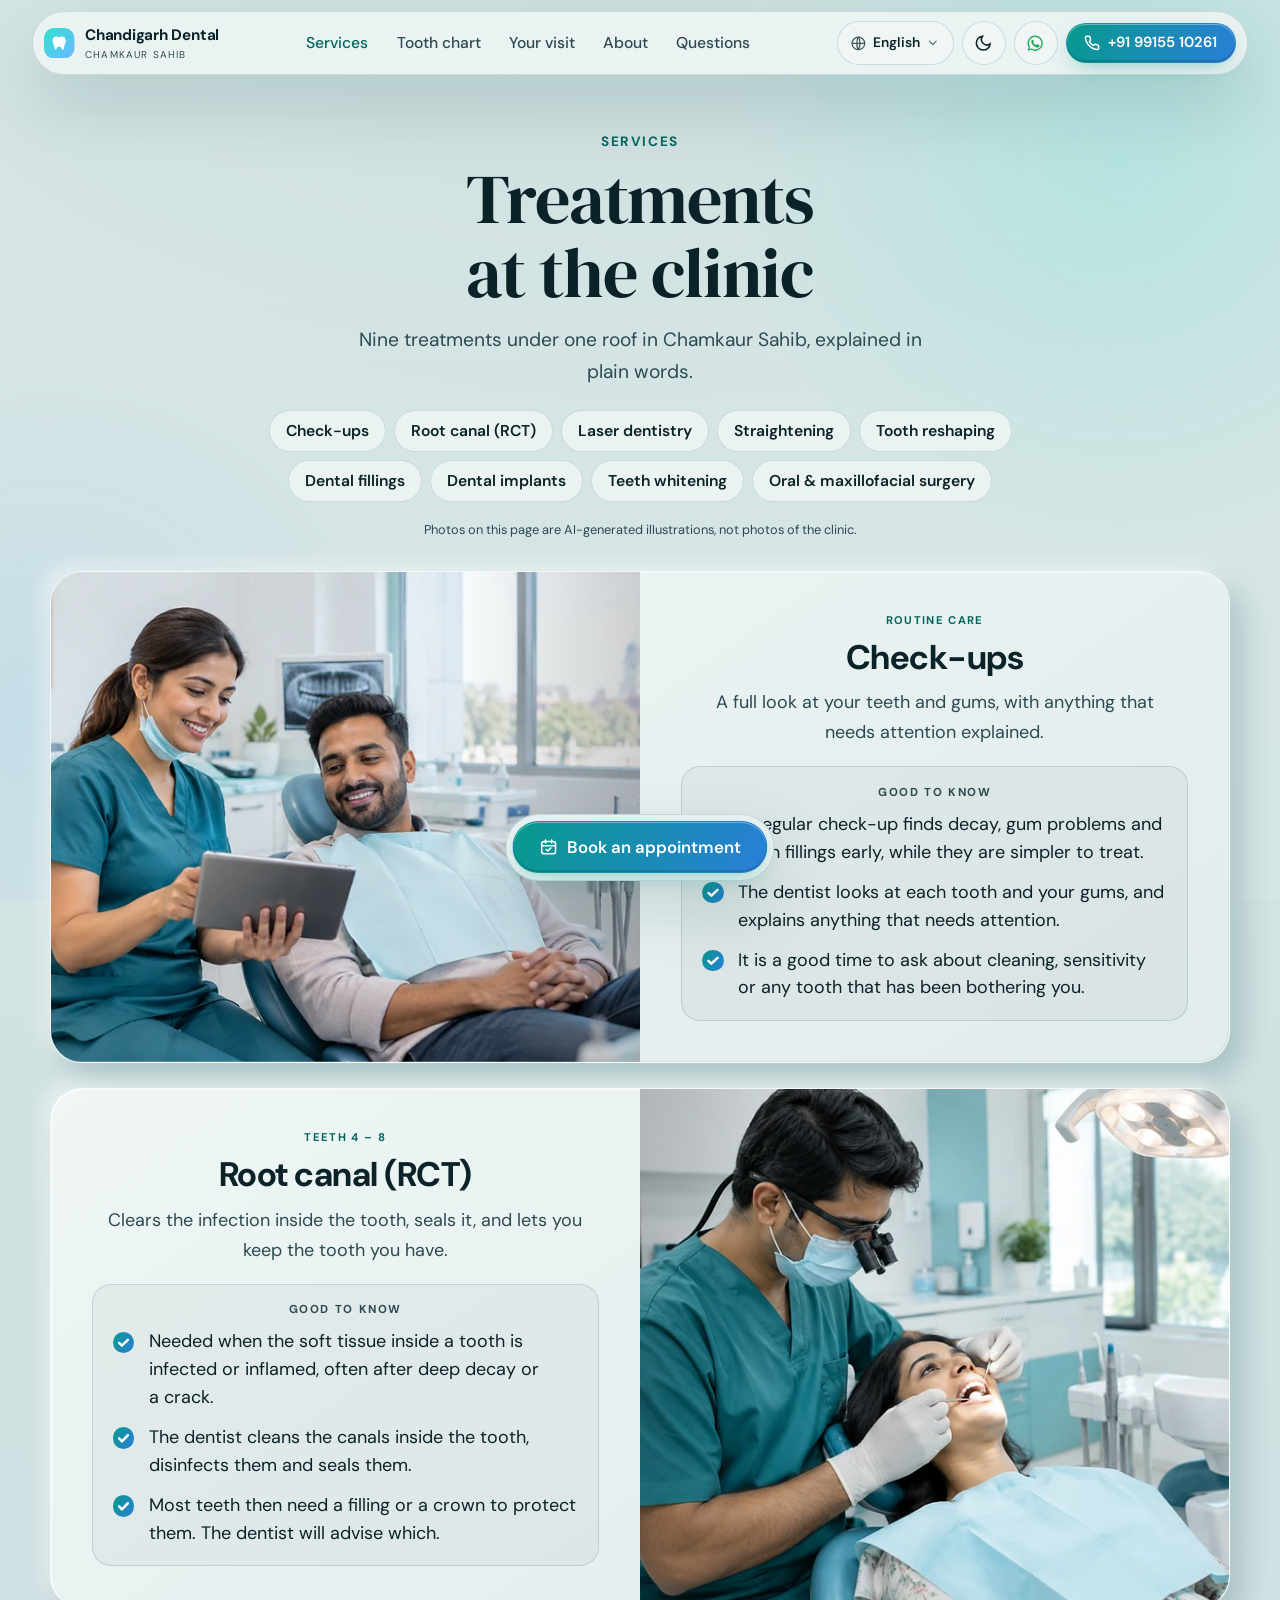
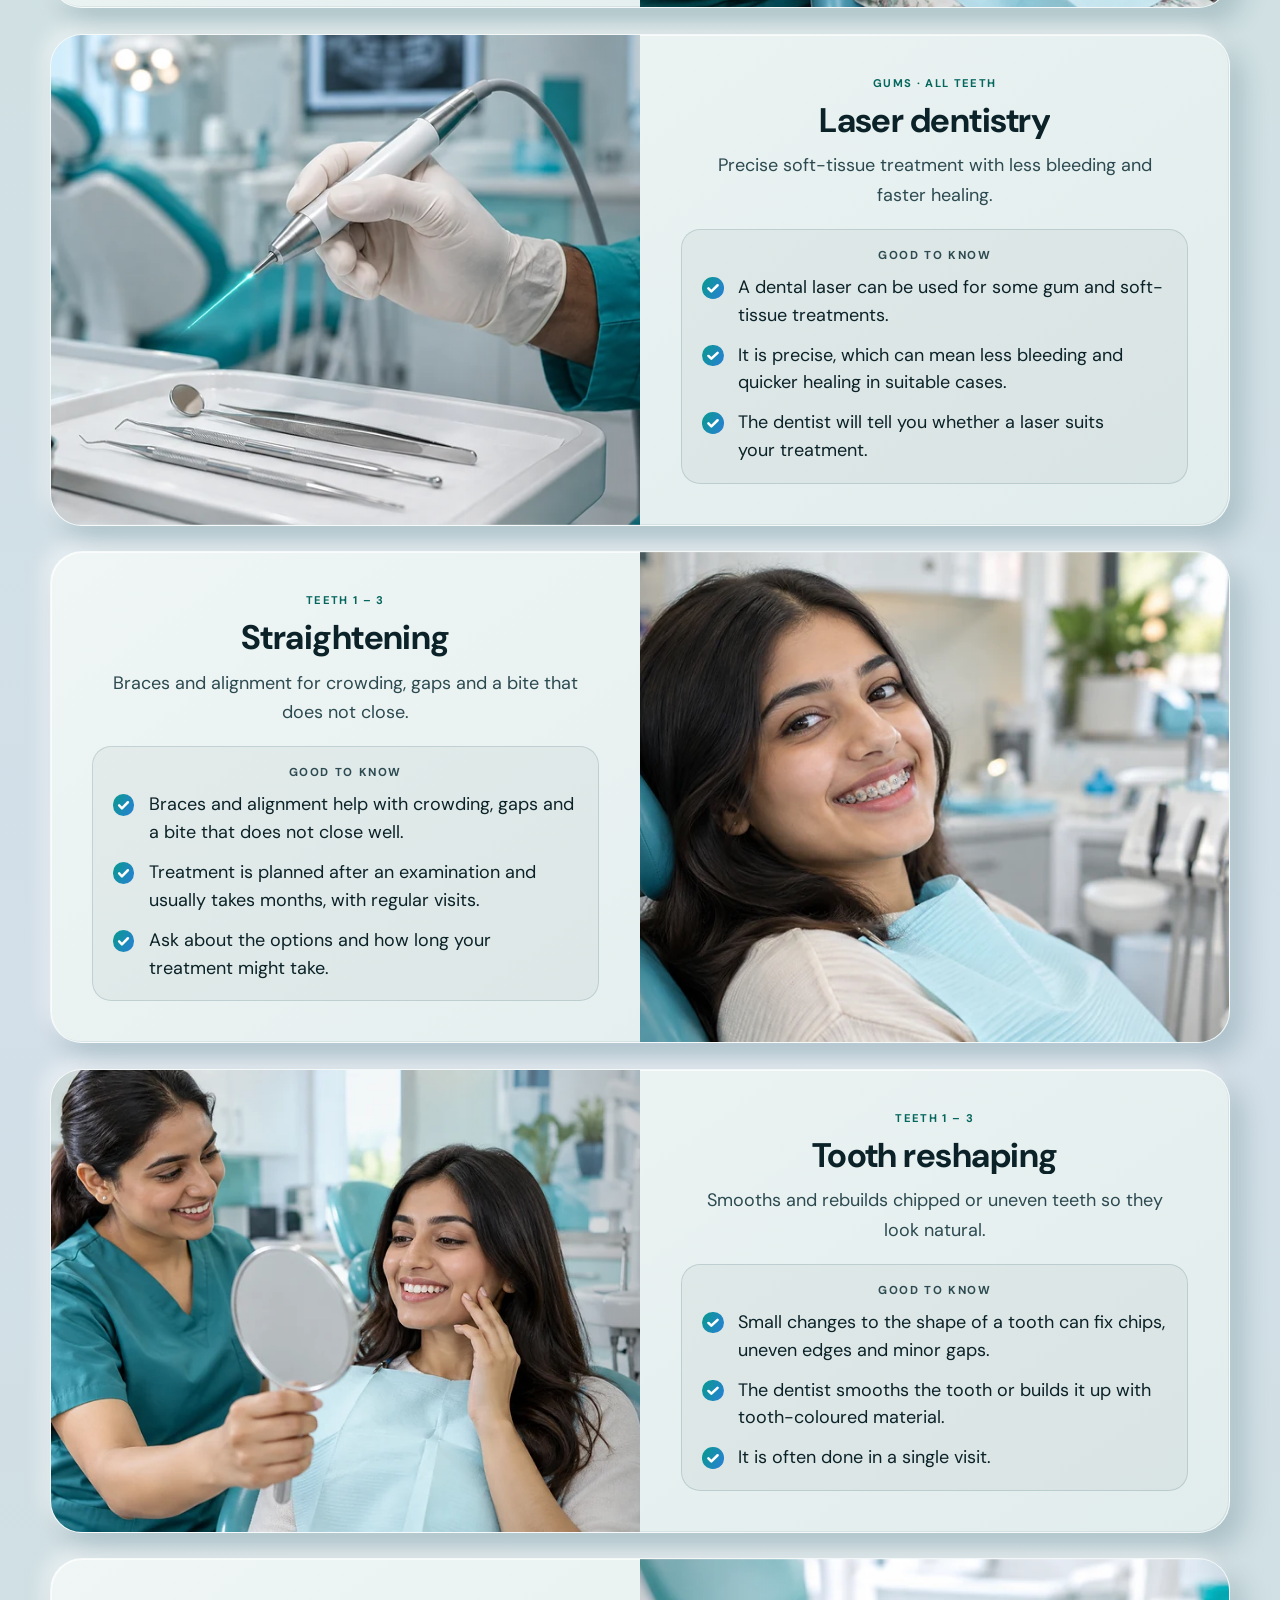
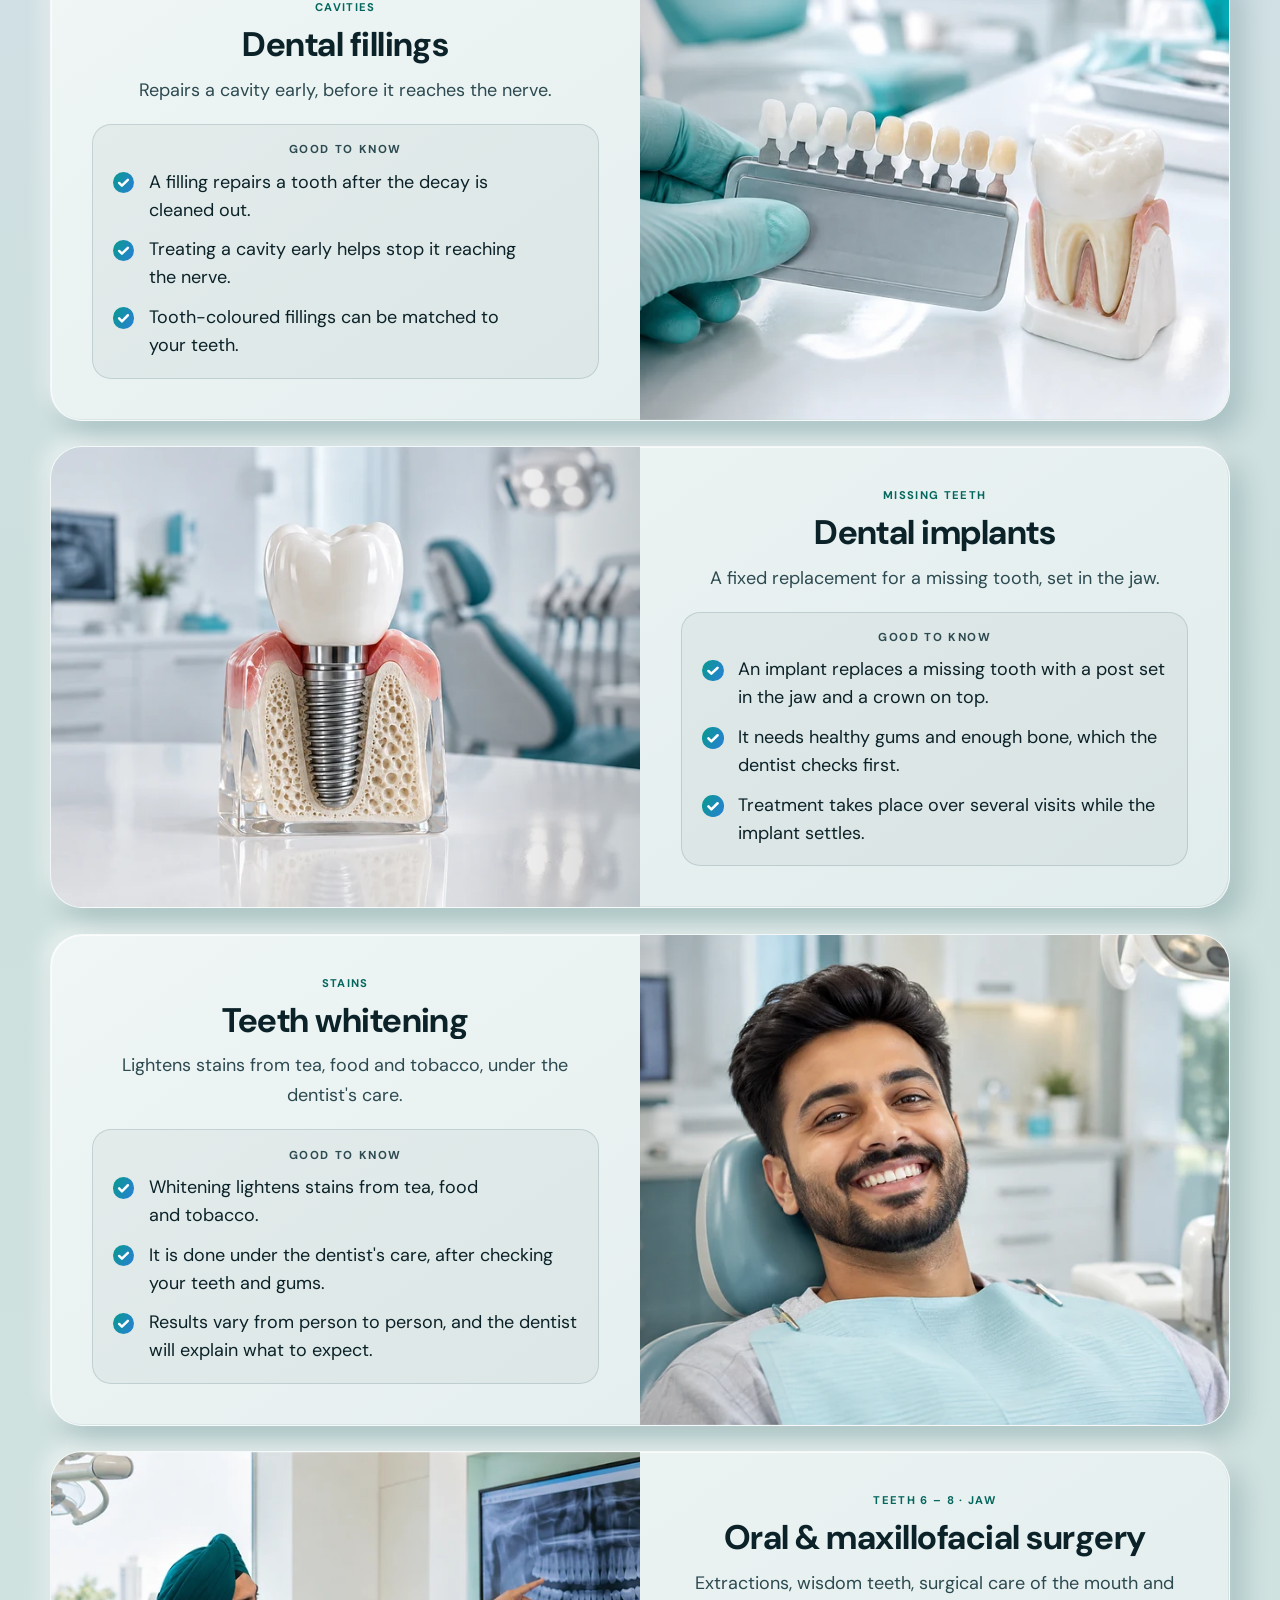
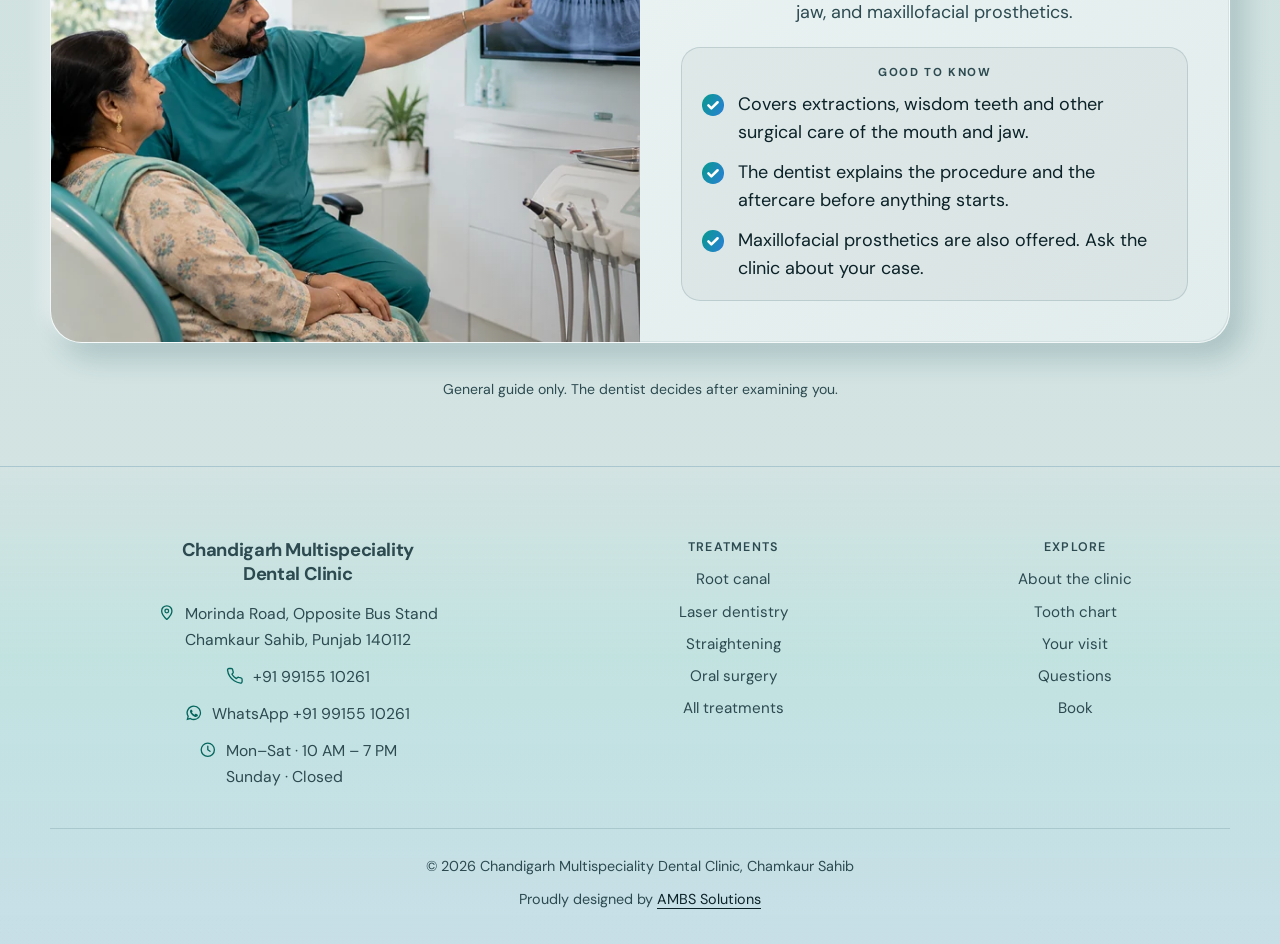
<file: services.html>
<!doctype html>
<html lang="en-IN">
<head>
<meta charset="utf-8">
<meta name="viewport" content="width=device-width,initial-scale=1,minimum-scale=1,viewport-fit=cover">
<meta name="build" content="2026-11-14T01:48:25Z">
<meta name="description" content="Root canal, laser dentistry, braces, tooth reshaping, fillings, implants, whitening, oral surgery and check-ups at Chandigarh Multispeciality Dental Clinic, Chamkaur Sahib.">
<style>html.i18n-wait body{visibility:hidden}html{-webkit-text-size-adjust:100%}body{margin:0}img{max-width:100%}[hidden]{display:none!important}</style>
<script>(function(){var d=document.documentElement,f;try{f=self!==top}catch(e){f=true}if(!f)return;/* inside an embedding viewer 100svh can be wrong, so use the real height there */var w=innerWidth;function set(){d.style.setProperty('--vh0',innerHeight+'px')}set();addEventListener('load',set);addEventListener('resize',function(){if(innerWidth!==w){w=innerWidth;set()}})})();try{var sl=localStorage.getItem('cd-lang');if(sl==='hi'||sl==='pa'){document.documentElement.classList.add('i18n-wait');setTimeout(function(){document.documentElement.classList.remove('i18n-wait')},2000);var lk=document.createElement('link');lk.rel='stylesheet';lk.href='https://fonts.googleapis.com/css2?family='+(sl==='hi'?'Noto+Sans+Devanagari':'Noto+Sans+Gurmukhi')+':wght@400;500;600;700;800&display=swap';document.head.appendChild(lk);document.documentElement.lang=sl;}var t=localStorage.getItem('cd-theme');if(t==='light'||t==='dark')document.documentElement.setAttribute('data-theme',t);if(localStorage.getItem('cd-text')==='large')document.documentElement.classList.add('text-lg');}catch(e){}</script>
<title>Treatments | Chandigarh Multispeciality Dental Clinic, Chamkaur Sahib</title>
<meta name="theme-color" content="#d6e5e5" media="(prefers-color-scheme: light)">
<meta name="theme-color" content="#051218" media="(prefers-color-scheme: dark)">
<meta property="og:type" content="website">
<meta property="og:locale" content="en_IN">
<meta property="og:site_name" content="Chandigarh Multispeciality Dental Clinic">
<meta property="og:title" content="Treatments | Chandigarh Multispeciality Dental Clinic, Chamkaur Sahib">
<meta property="og:description" content="Root canal, laser dentistry, braces, implants, fillings, whitening and oral surgery, opposite the bus stand on Morinda Road. Open Mon–Sat, 10 AM to 7 PM.">
<meta property="og:url" content="https://chandigarhdentalclinics.com/services">
<meta property="og:image" content="https://chandigarhdentalclinics.com/img/og-cover.jpg">
<meta property="og:image:width" content="1200">
<meta property="og:image:height" content="630">
<meta property="og:image:alt" content="Chandigarh Multispeciality Dental Clinic, Chamkaur Sahib">
<meta name="twitter:card" content="summary_large_image">
<link rel="canonical" href="https://chandigarhdentalclinics.com/services">
<link rel="apple-touch-icon" href="/img/apple-touch-icon.png">
<link rel="icon" href="data:image/svg+xml,%3Csvg xmlns='http://www.w3.org/2000/svg' viewBox='0 0 40 40'%3E%3Cdefs%3E%3ClinearGradient id='g' x1='0' y1='0' x2='1' y2='1'%3E%3Cstop offset='0' stop-color='%232de2d0'/%3E%3Cstop offset='1' stop-color='%236cb8ff'/%3E%3C/linearGradient%3E%3C/defs%3E%3Crect width='40' height='40' rx='13' fill='url(%23g)'/%3E%3Cpath fill='%23fff' d='M20 12.5c-3-2.4-8-1.6-8.6 3.2-.4 3.6 1.6 5.6 2.1 9 .3 2 .6 3.8 1.8 3.8 1.5 0 1.4-4.3 4.7-4.3s3.2 4.3 4.7 4.3c1.2 0 1.5-1.8 1.8-3.8.5-3.4 2.5-5.4 2.1-9-.6-4.8-5.6-5.6-8.6-3.2z'/%3E%3C/svg%3E">
<link rel="preload" href="fonts/dm-serif-display-latin.woff2" as="font" type="font/woff2" crossorigin>
<link rel="preload" href="fonts/dm-sans-latin.woff2" as="font" type="font/woff2" crossorigin>
<style>
@font-face{font-family:"DM Sans";font-style:normal;font-weight:100 1000;font-display:swap;src:url(fonts/dm-sans-latin.woff2) format("woff2");unicode-range:U+0000-00FF, U+0131, U+0152-0153, U+02BB-02BC, U+02C6, U+02DA, U+02DC, U+0304, U+0308, U+0329, U+2000-206F, U+20AC, U+2122, U+2191, U+2193, U+2212, U+2215, U+FEFF, U+FFFD}
@font-face{font-family:"DM Serif Display";font-style:normal;font-weight:400;font-display:swap;src:url(fonts/dm-serif-display-latin.woff2) format("woff2");unicode-range:U+0000-00FF, U+0131, U+0152-0153, U+02BB-02BC, U+02C6, U+02DA, U+02DC, U+0304, U+0308, U+0329, U+2000-206F, U+20AC, U+2122, U+2191, U+2193, U+2212, U+2215, U+FEFF, U+FFFD}
</style>
<script type="application/ld+json">
{"@context":"https://schema.org","@type":"Dentist","name":"Chandigarh Multispeciality Dental Clinic","telephone":"+919915510261","address":{"@type":"PostalAddress","streetAddress":"Morinda Road, Opposite Bus Stand","addressLocality":"Chamkaur Sahib","addressRegion":"Punjab","postalCode":"140112","addressCountry":"IN"},"openingHoursSpecification":[{"@type":"OpeningHoursSpecification","dayOfWeek":["Monday","Tuesday","Wednesday","Thursday","Friday","Saturday"],"opens":"10:00","closes":"19:00"}],"medicalSpecialty":"Dentistry","aggregateRating":{"@type":"AggregateRating","ratingValue":"4.1","reviewCount":"9","bestRating":"5"},"availableService":[{"@type":"MedicalProcedure","name":"Dental check-up"},{"@type":"MedicalProcedure","name":"Root canal treatment"},{"@type":"MedicalProcedure","name":"Laser dentistry"},{"@type":"MedicalProcedure","name":"Braces and teeth straightening"},{"@type":"MedicalProcedure","name":"Tooth reshaping"},{"@type":"MedicalProcedure","name":"Dental fillings"},{"@type":"MedicalProcedure","name":"Dental implants"},{"@type":"MedicalProcedure","name":"Teeth whitening"},{"@type":"MedicalProcedure","name":"Oral and maxillofacial surgery"}],"areaServed":"Chamkaur Sahib, Punjab"}
</script>
<style>
/* Layout: dark, glassy, motion-rich. Floating pill nav, big hero with glossy tooth, treatment marquee,
   bento grid with animated tiles, interactive chart, glass booking. Aqua→sky gradient is the brand; marigold marks selection only. */
:root{
  --bg:#051218; --bg2:#0a222b; --glass:rgba(255,255,255,.055); --glass2:rgba(255,255,255,.09); --line:rgba(255,255,255,.13);
  --ink:#eaf7f7; --muted:#8fb1b6; --aqua:#2de2d0; --sky:#6cb8ff; --mark:#ffb52e; --on-aqua:#03201f;
  --grad:linear-gradient(115deg,var(--aqua),var(--sky));
  --blob1:rgba(45,226,208,.30); --blob2:rgba(108,184,255,.26);
  --enamel:#f4fbfb; --root:#3a5d63; --tooth-line:#6f9a9f; --good:#4cc784; --shadow:0 30px 80px rgba(0,0,0,.45);
  --f-display:"DM Sans","Noto Sans Devanagari","Noto Sans Gurmukhi","Segoe UI",system-ui,sans-serif;
  --f-hero:"DM Serif Display",Georgia,"Noto Sans Devanagari","Noto Sans Gurmukhi","Segoe UI",system-ui,sans-serif;
  --f-body:"DM Sans","Noto Sans Devanagari","Noto Sans Gurmukhi","Segoe UI",system-ui,sans-serif;
  --rh:1.12em; --bad:#ff6b6b; --warn:#ffb52e; --smile-top:#ffffff; --smile-bot:color-mix(in srgb,var(--aqua) 50%,#ffffff);
  --f-mono:"DM Sans",system-ui,sans-serif;
  color-scheme:dark;
}
@media (prefers-color-scheme:light){
  :root:not([data-theme="dark"]){
    --bg:#e2eded; --bg2:#d4e4e4; --glass:rgba(255,255,255,.72); --glass2:rgba(255,255,255,.92); --line:rgba(6,60,70,.16);
    --ink:#04191f; --muted:#34545a; --aqua:#079a8c; --sky:#2a7fd8; --mark:#f5a012; --on-aqua:#ffffff;
    --blob1:rgba(45,226,208,.26); --blob2:rgba(108,184,255,.22); --smile-top:#c9f4ee; --smile-bot:#1fa89b; --bad:#c62828; --warn:#a85a00;
    --enamel:#ffffff; --root:#cfe2e2; --tooth-line:#7fa3a6; --good:#1f8a4c; --shadow:0 30px 70px rgba(6,60,70,.16); color-scheme:light;
  }
}
:root[data-theme="light"]{
  --bg:#e2eded; --bg2:#d4e4e4; --glass:rgba(255,255,255,.72); --glass2:rgba(255,255,255,.92); --line:rgba(6,60,70,.16);
  --ink:#04191f; --muted:#34545a; --aqua:#079a8c; --sky:#2a7fd8; --mark:#f5a012; --on-aqua:#ffffff;
  --blob1:rgba(45,226,208,.26); --blob2:rgba(108,184,255,.22); --smile-top:#c9f4ee; --smile-bot:#1fa89b; --bad:#c62828; --warn:#a85a00;
  --enamel:#ffffff; --root:#cfe2e2; --tooth-line:#7fa3a6; --good:#1f8a4c; --shadow:0 30px 70px rgba(6,60,70,.16); color-scheme:light;
}
*{box-sizing:border-box}
body{background:var(--bg);color:var(--ink);font:400 1.0625rem/1.6 var(--f-body);-webkit-font-smoothing:antialiased;overflow-x:clip}
h1,h2,h3{font-family:var(--f-display);font-weight:700;line-height:1.1;letter-spacing:-.02em;text-wrap:balance;margin:0}
/* DM Serif Display for the big headings, DM Sans for everything else */
.hero h1{font-family:var(--f-hero);font-weight:500}
p{margin:0}
a{color:inherit}
:focus-visible{outline:3px solid var(--mark);outline-offset:3px;border-radius:8px}
.wrap{max-width:76rem;margin-inline:auto;padding-inline:1.1rem}
.gt{background:var(--grad);-webkit-background-clip:text;background-clip:text;color:transparent}
.kicker{display:inline-flex;align-items:center;gap:.6rem;font:500 .74rem/1 var(--f-mono);letter-spacing:.16em;text-transform:uppercase;color:var(--aqua)}
.kicker::before{content:"";width:1.6rem;height:2px;background:var(--grad);border-radius:2px}
/* Scrolling stays smooth: only the floating bars blur what is behind them; cards use plain translucent fills */
.glass{background:var(--glass);border:1px solid var(--line)}
.nav.glass,.callbar.glass,.toast.glass{backdrop-filter:blur(14px);-webkit-backdrop-filter:blur(14px)}
html{scroll-behavior:smooth;scroll-padding-top:5.5rem}
@media(prefers-reduced-motion:reduce){html{scroll-behavior:auto}}

/* ambient background */
.ambient{position:fixed;inset:0;z-index:-1;overflow:hidden;background:radial-gradient(120% 80% at 50% 0,var(--bg2),var(--bg) 60%)}
.ambient i{position:absolute;border-radius:50%;will-change:transform;contain:strict}
.ambient i:nth-child(1){width:52rem;height:52rem;background:radial-gradient(circle,var(--blob1) 0%,transparent 66%);top:-16rem;right:-16rem;animation:drift 18s ease-in-out infinite alternate}
.ambient i:nth-child(2){width:46rem;height:46rem;background:radial-gradient(circle,var(--blob2) 0%,transparent 66%);top:22rem;left:-20rem;animation:drift 22s ease-in-out infinite alternate-reverse}
@keyframes drift{to{transform:translate(4rem,3rem) scale(1.15)}}

/* nav */
/* The top bar is fixed to the screen so it never scrolls away, whatever wraps the page. The spacer keeps the layout where it was. */
/* --navw is the screen width measured when the page opened (updated only if the width really changes, e.g. rotation),
   so the bar keeps that width while scrolling even if the browser resizes the viewport. */
.navwrap{position:fixed;top:0;left:0;right:auto;width:var(--navw,100%);max-width:100%;z-index:50;padding:calc(env(safe-area-inset-top,0px) + .7rem) .8rem 0;pointer-events:none;box-sizing:border-box}
html{overflow-x:clip}
.hero{overflow-x:clip}
.navwrap .nav{pointer-events:auto}
.navspace{height:calc(4.4rem + env(safe-area-inset-top,0px))}
.nav{max-width:64rem;margin-inline:auto;display:flex;align-items:center;justify-content:space-between;gap:.8rem;padding:.5rem .55rem .5rem 1.1rem;border-radius:99px;box-shadow:var(--shadow)}
.brand{display:flex;align-items:center;gap:.65rem;text-decoration:none;font:500 .95rem var(--f-display);letter-spacing:-.02em}
.brand svg{width:1.9rem;height:1.9rem}
.brand small{display:block;font:400 .62rem var(--f-mono);letter-spacing:.12em;text-transform:uppercase;color:var(--muted);margin-top:.15rem}
.nav ul{display:flex;gap:1.6rem;list-style:none;margin:0;padding:0;font-weight:500;font-size:.93rem}
.nav ul a{text-decoration:none;color:var(--muted);transition:color .2s}
.nav ul a:hover{color:var(--ink)}
.nav .acts{display:flex;gap:.5rem;align-items:center}
.icon-btn{width:2.5rem;height:2.5rem;border-radius:50%;border:1px solid var(--line);background:var(--glass);color:var(--ink);display:grid;place-items:center;cursor:pointer}
.icon-btn svg{width:1.15rem;height:1.15rem}
.btn{display:inline-flex;align-items:center;justify-content:center;gap:.6rem;min-height:3.1rem;padding:.6rem 1.5rem;border-radius:99px;font:600 1rem var(--f-body);text-decoration:none;border:1px solid var(--line);background:var(--glass);color:var(--ink);cursor:pointer;transition:transform .2s,box-shadow .2s}
.btn:hover{transform:translateY(-2px)}
.btn.solid{background:var(--grad);border-color:transparent;color:var(--on-aqua);box-shadow:0 10px 30px color-mix(in srgb,var(--aqua) 40%,transparent)}
.btn.sm{min-height:2.5rem;padding:.35rem 1.1rem;font-size:.92rem}
.btn svg{width:1.1rem;height:1.1rem}
@media(max-width:820px){.nav ul{display:none}}

/* hero */
.hero{position:relative;padding-block:clamp(2.5rem,6vw,5rem) 2rem}
.hero-grid{display:grid;grid-template-columns:minmax(0,1.15fr) minmax(0,.85fr);gap:2rem;align-items:center}
.pill{display:inline-flex;align-items:center;gap:.55rem;font:500 .78rem var(--f-mono);padding:.4rem .9rem;border-radius:99px}
/* Only the state word (Open / Closed) and the dot change colour; the rest of the pill stays neutral.
   closed = red, open = green, countdown under one hour = amber */
.pill i{width:.55rem;height:.55rem;border-radius:50%;background:var(--bad);box-shadow:0 0 0 4px color-mix(in srgb,var(--bad) 28%,transparent)}
.pill .stw{font-weight:600;color:var(--bad)}
.pill.open i{background:var(--good);box-shadow:0 0 0 4px color-mix(in srgb,var(--good) 28%,transparent);animation:ping 2s infinite}
.pill.open .stw{color:var(--good)}
.pill.soon i{background:var(--warn);box-shadow:0 0 0 4px color-mix(in srgb,var(--warn) 30%,transparent);animation:ping 1.1s infinite}
.pill.soon .stw{color:var(--warn)}
@keyframes ping{50%{box-shadow:0 0 0 8px color-mix(in srgb,var(--good) 0%,transparent)}}
.hero h1{font-size:clamp(2.5rem,7.2vw,5.6rem);margin:1.4rem 0 1.4rem;letter-spacing:-.045em}
.hero .lede{color:var(--muted);font-size:1.18rem;max-width:34rem}
.hero-cta{display:flex;flex-wrap:wrap;gap:.8rem;margin-top:2rem}
.stage{position:relative;aspect-ratio:1;max-width:30rem;margin-inline:auto;width:100%}
.stage .ring{position:absolute;inset:6%;border-radius:50%;border:1px dashed var(--line);animation:spin 40s linear infinite}
.stage .ring.b{inset:-2%;animation-duration:70s;animation-direction:reverse;border-style:solid;opacity:.5}
@keyframes spin{to{transform:rotate(360deg)}}
.stage .glow{position:absolute;inset:14%;border-radius:50%;background:var(--grad);filter:blur(60px);opacity:.45}
.stage svg.big{position:absolute;inset:8%;width:84%;height:84%;filter:drop-shadow(0 30px 40px rgba(0,0,0,.35));animation:float 6s ease-in-out infinite}
@keyframes float{50%{transform:translateY(-14px) rotate(2deg)}}
.stage canvas.gl{position:absolute;inset:-8%;width:116%;height:116%;display:block;opacity:0;visibility:hidden;pointer-events:none;transition:opacity 1.2s ease,visibility 0s 1.2s}
.stage.gl-on canvas.gl{opacity:1;visibility:visible;transition:opacity 1.2s ease}
.stage svg.big{transition:opacity 1s ease}
.stage.gl-on svg.big{opacity:0}
.progress{position:fixed;top:0;left:0;height:3px;width:100%;background:var(--grad);transform-origin:0 50%;transform:scaleX(0);z-index:60}
.hero h1 .w{display:inline-block;animation:wordin .9s cubic-bezier(.2,.7,.2,1) both;animation-delay:calc(var(--i)*70ms + 120ms)}
@keyframes wordin{from{transform:translateY(.6em) rotate(3deg);opacity:.15}to{transform:none;opacity:1}}
.tilt{transition:transform .25s ease-out;will-change:transform}
@media(max-width:900px){.hero-grid{grid-template-columns:minmax(0,1fr)}.stage{max-width:24rem}}

/* marquee */
.marquee{margin-top:2.5rem;overflow:hidden;border-block:1px solid var(--line);mask-image:linear-gradient(90deg,transparent,#000 8%,#000 92%,transparent)}
.track{display:flex;gap:3rem;width:max-content;padding-block:1.1rem;animation:mq 32s linear infinite}
.track span{display:flex;align-items:center;gap:3rem;font:500 1.5rem var(--f-display);letter-spacing:-.03em;white-space:nowrap;color:var(--muted)}
.track span::after{content:"";width:.6rem;height:.6rem;border-radius:50%;background:var(--grad)}
@keyframes mq{to{transform:translate3d(-50%,0,0)}}

section{padding-block:clamp(3.5rem,8vw,6.5rem)}
.head{display:grid;gap:1.1rem;max-width:44rem;margin-bottom:2.6rem}
.head h2{font-size:clamp(2rem,5vw,3.6rem)}
.head p{color:var(--muted);font-size:1.1rem}

/* bento */
.bento{display:grid;grid-template-columns:repeat(6,minmax(0,1fr));gap:1rem}
.tile{position:relative;border-radius:1.8rem;padding:1.6rem;overflow:hidden;min-height:17rem;display:flex;flex-direction:column;justify-content:flex-end;gap:.5rem;transition:transform .3s}
.tile::before{content:"";position:absolute;inset:0;background:radial-gradient(22rem circle at var(--mx,50%) var(--my,0%),color-mix(in srgb,var(--aqua) 22%,transparent),transparent 60%);opacity:0;transition:opacity .3s;pointer-events:none}
.tile:hover{transform:translateY(-4px)}
.tile:hover::before{opacity:1}
.tile h3{font-size:1.45rem;position:relative}
.tile p{color:var(--muted);font-size:.97rem;position:relative;max-width:26rem}
.tile .tag{position:relative;font:500 .7rem var(--f-mono);letter-spacing:.12em;text-transform:uppercase;color:var(--aqua)}
.tile svg.art{position:absolute;top:1rem;right:1rem;left:1rem;width:calc(100% - 2rem);height:9.5rem;overflow:visible}
.t1{grid-column:span 3;grid-row:span 2;min-height:26rem}
.t1 svg.art{height:15rem}
.t2,.t3{grid-column:span 3}
.t4,.t5{grid-column:span 3}
.t6{grid-column:span 6;min-height:11rem;flex-direction:row;align-items:center;justify-content:space-between;flex-wrap:wrap;gap:1.4rem}
@media(max-width:900px){.t1,.t2,.t3,.t4,.t5{grid-column:span 6}.t1{grid-row:auto;min-height:22rem}}
/* tile art */
.art .stroke{fill:none;stroke:var(--tooth-line);stroke-width:2.5;stroke-linecap:round;stroke-linejoin:round}
.art .fill{fill:var(--enamel);stroke:var(--tooth-line);stroke-width:2.5}
.canal{fill:none;stroke:var(--aqua);stroke-width:5;stroke-linecap:round;stroke-dasharray:6 200;animation:canal 3.2s ease-in-out infinite}
@keyframes canal{0%{stroke-dasharray:0 200}60%,100%{stroke-dasharray:200 0}}
.beam{fill:var(--aqua);animation:sweep 3.4s ease-in-out infinite alternate;filter:drop-shadow(0 0 10px var(--aqua))}
@keyframes sweep{from{transform:translateX(-8rem)}to{transform:translateX(8rem)}}
.align rect{transform-box:fill-box;transform-origin:center bottom;animation:straight 4s ease-in-out infinite alternate}
.align rect:nth-child(1){--r:-14deg}.align rect:nth-child(2){--r:9deg}.align rect:nth-child(3){--r:-6deg}.align rect:nth-child(4){--r:12deg}.align rect:nth-child(5){--r:-10deg}
@keyframes straight{from{transform:rotate(var(--r)) translateY(3px)}to{transform:rotate(0) translateY(0)}}
@keyframes xf{0%,35%{opacity:1}65%,100%{opacity:0}}
.whole{animation:xf 4s ease-in-out infinite alternate-reverse}
.pulse{transform-box:fill-box;transform-origin:center;animation:pl 2.2s ease-in-out infinite}
@keyframes pl{50%{transform:scale(1.4);opacity:.5}}

/* stats */
.stats{display:grid;grid-template-columns:repeat(4,minmax(0,1fr));gap:1rem}
.stat{border-radius:1.5rem;padding:1.4rem}
.stat b{display:block;font:500 clamp(2rem,5vw,3.2rem)/1 var(--f-display);letter-spacing:-.04em;margin-bottom:.5rem}
.stat span{color:var(--muted);font-size:.92rem}
.stat b.txt{font-size:clamp(1.35rem,3.2vw,1.9rem);line-height:1.15;letter-spacing:-.03em;padding-block:.35rem .55rem}
@media(max-width:760px){.stats{grid-template-columns:repeat(2,minmax(0,1fr))}}

/* chart */
.lab{border-radius:2rem;padding:clamp(1rem,3vw,2.2rem);display:grid;grid-template-columns:minmax(0,1.2fr) minmax(0,.8fr);gap:clamp(1.2rem,3vw,3rem);box-shadow:var(--shadow)}
@media(max-width:900px){.lab{grid-template-columns:minmax(0,1fr)}}
.mouth{display:grid;grid-template-columns:1fr 1fr;position:relative}
.mouth::before{content:"";position:absolute;left:50%;top:0;bottom:0;border-left:1px dashed var(--line)}
.mouth::after{content:"";position:absolute;top:50%;left:0;right:0;border-top:1px dashed var(--line)}
.quad{display:flex;gap:2px;padding:1rem .2rem}
.quad.r{justify-content:flex-end}.quad.l{justify-content:flex-start}
.tooth{flex:1 1 0;min-width:0;max-width:3.4rem;background:none;border:0;padding:.15rem 0;cursor:pointer;display:flex;flex-direction:column;align-items:center;gap:.15rem;color:var(--muted);font:400 .62rem var(--f-mono)}
.tooth svg{width:100%;height:auto;overflow:visible;transition:transform .2s}
.tooth.low svg{transform:scaleY(-1)}
.tooth:hover svg{transform:translateY(-4px)}
.tooth.low:hover svg{transform:scaleY(-1) translateY(-4px)}
.tooth .crown{fill:url(#enm);stroke:var(--tooth-line);stroke-width:1.5}
.tooth .rootp{fill:var(--root);stroke:var(--tooth-line);stroke-width:1}
.tooth[aria-pressed="true"]{color:var(--ink);font-weight:500}
.tooth[aria-pressed="true"] .crown{fill:var(--mark);stroke:var(--mark);filter:drop-shadow(0 0 8px var(--mark))}
.tooth.same .crown{stroke:var(--aqua);stroke-width:2.5}
.tooth.low .n{order:-1}
.side{display:flex;justify-content:space-between;font:400 .68rem var(--f-mono);color:var(--muted);letter-spacing:.1em;text-transform:uppercase}
.readout{display:grid;gap:.9rem;align-content:start}
.readout .who{font:500 .76rem var(--f-mono);color:var(--aqua);letter-spacing:.08em;text-transform:uppercase}
.readout h3{font-size:clamp(1.6rem,3vw,2.2rem)}
.readout p{color:var(--muted)}
.tags{display:flex;flex-wrap:wrap;gap:.5rem}
.tags span{font:500 .82rem var(--f-body);padding:.35rem .85rem;border-radius:99px;border:1px solid var(--line);background:var(--glass)}
.readout small{color:var(--muted);font-size:.8rem}
.readout .btn{justify-self:start}
.readout{scroll-margin-top:5.5rem;border-radius:1rem}
.readout.flash{animation:rflash 1.1s ease-out}
@keyframes rflash{0%{box-shadow:0 0 0 0 color-mix(in srgb,var(--mark) 55%,transparent);background:color-mix(in srgb,var(--mark) 10%,transparent)}100%{box-shadow:0 0 0 14px transparent;background:transparent}}

/* steps */
.steps{display:grid;grid-template-columns:repeat(4,minmax(0,1fr));gap:1rem;counter-reset:s;list-style:none;padding:0;margin:0}
.steps li{counter-increment:s;border-radius:1.6rem;padding:1.5rem;position:relative}
.steps li::before{content:counter(s);display:grid;place-items:center;width:2.6rem;height:2.6rem;border-radius:50%;background:var(--grad);color:var(--on-aqua);font:500 1rem var(--f-display);margin-bottom:1.1rem}
.steps b{display:block;font:500 1.2rem var(--f-display);letter-spacing:-.02em;margin-bottom:.4rem}
.steps p{color:var(--muted);font-size:.96rem}
@media(max-width:900px){.steps{grid-template-columns:repeat(2,minmax(0,1fr))}}
@media(max-width:480px){.steps{grid-template-columns:minmax(0,1fr)}}

/* book */
.book{display:grid;grid-template-columns:minmax(0,.9fr) minmax(0,1.1fr);gap:1.2rem;align-items:stretch}
.book form{align-content:space-between}
@media(max-width:900px){.book{grid-template-columns:minmax(0,1fr)}}
.card{border-radius:2rem;padding:clamp(1.3rem,3vw,2.2rem)}
.card h2{font-size:clamp(1.8rem,4vw,2.6rem);margin:.9rem 0 1.6rem}
.info{display:grid;gap:1.3rem;margin:0}
.info dt{font:500 .7rem var(--f-mono);letter-spacing:.14em;text-transform:uppercase;color:var(--muted)}
.info dd{margin:.25rem 0 0;font-size:1.1rem}
.copyrow{display:flex;align-items:center;gap:.8rem;flex-wrap:wrap}
.copyrow b{font:500 clamp(1.4rem,3vw,1.9rem) var(--f-display);letter-spacing:-.03em;user-select:all}
table{border-collapse:collapse;width:100%;max-width:21rem;font-size:.98rem}
td{padding:.32rem 0;border-bottom:1px dashed var(--line)}
td:last-child{text-align:right;font-family:var(--f-mono);font-size:.86rem}
tr.today td{font-weight:600;color:var(--aqua)}
form{display:grid;gap:1rem}
form h3{font-size:1.6rem}
label{display:grid;gap:.4rem;font:500 .84rem var(--f-body);color:var(--muted)}
input,select,textarea{font:400 1rem var(--f-body);color:var(--ink);background:color-mix(in srgb,var(--bg) 55%,transparent);border:1px solid var(--line);border-radius:1rem;padding:.85rem 1rem;width:100%}
select option{background:var(--bg2);color:var(--ink)}
input:focus,select:focus,textarea:focus{outline:2px solid var(--aqua);outline-offset:1px}
.two{display:grid;grid-template-columns:repeat(2,minmax(0,1fr));gap:1rem}
@media(max-width:480px){.two{grid-template-columns:minmax(0,1fr)}}
.tooth-note{font:500 .82rem var(--f-mono);color:var(--mark);min-height:1.2em}
form .fine{font-size:.82rem;color:var(--muted)}

/* rating, faq */
.rate{border-radius:2rem;padding:clamp(1.4rem,4vw,2.6rem);display:flex;flex-wrap:wrap;gap:1.6rem;align-items:center;justify-content:space-between}
.rate .num{font:500 clamp(4rem,11vw,7rem)/.9 var(--f-display);letter-spacing:-.06em}
.rate .big{display:flex;align-items:center;gap:1.6rem;flex-wrap:wrap}
.stars{display:flex;gap:.25rem}
.stars svg{width:1.7rem;height:1.7rem}
.rate p{color:var(--muted);margin-top:.5rem}
.faq{display:grid;gap:.7rem}
details{border-radius:1.4rem;padding:1.2rem 1.5rem}
summary{cursor:pointer;font:500 1.15rem var(--f-display);letter-spacing:-.02em;list-style:none;display:flex;justify-content:space-between;align-items:center;gap:1rem}
summary::-webkit-details-marker{display:none}
summary::after{content:"+";flex:none;width:2rem;height:2rem;display:grid;place-items:center;border-radius:50%;border:1px solid var(--line);font:400 1.1rem var(--f-mono);color:var(--aqua);transition:transform .25s}
details[open] summary::after{transform:rotate(45deg)}
details p{color:var(--muted);margin-top:.7rem;max-width:44rem}

footer{position:relative;padding-block:3rem 2rem;overflow:hidden;border-top:1px solid var(--line)}
@keyframes enamel{0%,30%{background-position:160% 0,0 0}75%,100%{background-position:-60% 0,0 0}}
footer .row{display:flex;flex-wrap:wrap;justify-content:space-between;gap:.6rem;color:var(--muted);font-size:.9rem}
.callbar{display:none}
@media(max-width:820px){
  .callbar{display:grid;grid-template-columns:1fr 1fr;gap:.6rem;position:fixed;inset-inline:.7rem;bottom:calc(.7rem + env(safe-area-inset-bottom,0px));z-index:40;padding:.5rem;border-radius:99px;box-shadow:var(--shadow)}
}
.rv{transform:translateY(24px);transition:transform 1.1s cubic-bezier(.16,1,.3,1)}
.rv.in{transform:none}
@media(prefers-reduced-motion:reduce){
  *,*::before,*::after{animation:none!important;transition:none!important}
  .rv{transform:none}
}

/* ---- hero motion ---- */
:root{--grad-shine:linear-gradient(100deg,var(--aqua),var(--sky),var(--aqua) 60%,var(--sky))}
.hero .gt{background-image:var(--grad-shine);background-size:250% 100%;animation:shine 7s linear infinite}
@keyframes shine{to{background-position:-250% 0}}
.roll{display:inline-block;height:var(--rh);overflow:hidden;vertical-align:bottom;padding-right:.05em}
.rollbox{display:flex;flex-direction:column;animation:roll 9s cubic-bezier(.7,0,.2,1) infinite}
.rollbox>span{display:block;height:var(--rh);line-height:var(--rh);white-space:nowrap}
@keyframes roll{
  0%,20%{transform:translateY(0)}
  25%,45%{transform:translateY(calc(var(--rh) * -1))}
  50%,70%{transform:translateY(calc(var(--rh) * -2))}
  75%,95%{transform:translateY(calc(var(--rh) * -3))}
  100%{transform:translateY(calc(var(--rh) * -4))}
}
/* "Smile": glossy enamel lettering, a drawn smile with teeth that light up in a wave */
.smile{position:relative;padding-bottom:.34em}
.smile .sm-t{display:inline-block;padding-bottom:.04em;
  background:
    linear-gradient(105deg,transparent 40%,rgba(255,255,255,1) 50%,transparent 60%) no-repeat,
    linear-gradient(180deg,var(--smile-top) 0%,var(--smile-bot) 100%);
  background-size:260% 100%,100% 100%;background-position:170% 0,0 0;
  -webkit-background-clip:text;background-clip:text;color:transparent;
  -webkit-text-stroke:1.5px color-mix(in srgb,var(--tooth-line) 85%,transparent);
  filter:drop-shadow(0 4px 22px color-mix(in srgb,var(--aqua) 45%,transparent));
  animation:enamel 4.2s 1.4s ease-in-out infinite}
.sm-svg{position:absolute;left:50%;bottom:.02em;height:.3em;width:auto;transform:translateX(-50%);overflow:visible}
.sm-svg .lip{stroke-dasharray:230;stroke-dashoffset:230;animation:lipdraw 1s .9s ease-out forwards}
@keyframes lipdraw{to{stroke-dashoffset:0}}
.sm-svg .tt{fill:#fff;stroke:var(--tooth-line);stroke-width:.8;transform-box:fill-box;transform-origin:50% 0;transform:scaleY(0);
  animation:tpop .5s calc(1.5s + var(--k)*.09s) cubic-bezier(.3,1.7,.5,1) forwards,tshine 3.6s calc(3s + var(--k)*.15s) ease-in-out infinite}
@keyframes tpop{to{transform:scaleY(1)}}
@keyframes tshine{0%,68%,100%{fill:#fff;filter:none}80%{fill:#bffff4;filter:drop-shadow(0 0 5px #2de2d0)}}
@media(prefers-reduced-motion:reduce){.sm-svg .lip{stroke-dashoffset:0}.sm-svg .tt{transform:none}}
/* Hindi and Punjabi: no negative tracking, taller lines so matras are not clipped */
html[lang="hi"],html[lang="pa"]{--rh:1.45em}
html[lang="hi"] *,html[lang="pa"] *{letter-spacing:normal!important}
html[lang="hi"] h1,html[lang="hi"] h2,html[lang="hi"] h3,html[lang="pa"] h1,html[lang="pa"] h2,html[lang="pa"] h3{line-height:1.3}
html[lang="hi"] .hero h1,html[lang="pa"] .hero h1{font-size:clamp(2.2rem,6.4vw,4.6rem)}
html[lang="hi"] body,html[lang="pa"] body{line-height:1.7}
/* language switch */
.lang{display:flex;gap:2px;padding:3px;border-radius:99px;border:1px solid var(--line);background:var(--glass)}
.lang button{border:0;background:transparent;color:var(--muted);font:600 .8rem var(--f-body);min-width:2.3rem;height:2.3rem;padding:0 .5rem;border-radius:99px;cursor:pointer}
.lang button[aria-pressed="true"]{background:var(--grad);color:var(--on-aqua)}
.hero .sub{font:500 clamp(1.15rem,2.6vw,1.6rem)/1.2 var(--f-display);letter-spacing:-.03em;margin-bottom:1rem}
.marquee.alt{margin-top:0;border-top:0}
.marquee.alt .track{animation-duration:46s}
.marquee.alt .track span{color:var(--ink);-webkit-text-stroke:0;font-size:1.5rem;font-weight:500;letter-spacing:-.01em}
.marquee .track{will-change:transform;backface-visibility:hidden;-webkit-font-smoothing:antialiased;text-rendering:geometricPrecision}
.stage{cursor:pointer;-webkit-user-select:none;user-select:none}
.stage.gl-on canvas.gl{pointer-events:none}
.hero-cta .btn{transition:transform .25s cubic-bezier(.2,.7,.2,1),box-shadow .2s}
@media(max-width:700px){.marquee.alt .track span{font-size:1.2rem}.hint{bottom:-1rem}}

/* ---- mobile ---- */
html{-webkit-text-size-adjust:100%}
a,button,summary,.tooth{-webkit-tap-highlight-color:transparent;touch-action:manipulation}
section[id]{scroll-margin-top:5.5rem}
@media(hover:none){.tile:hover,.btn:hover{transform:none}.tooth:hover svg{transform:none}.tooth.low:hover svg{transform:scaleY(-1)}}
@media(max-width:900px){
  /* treatments become a swipeable carousel */
  .bento{display:flex;gap:.8rem;overflow-x:auto;scroll-snap-type:x mandatory;margin-inline:-1.1rem;padding:.2rem 1.1rem 1rem;scroll-padding-inline:1.1rem;scrollbar-width:none;-webkit-overflow-scrolling:touch}
  .bento::-webkit-scrollbar{display:none}
  .bento .tile{flex:0 0 min(82%,22rem);grid-column:auto;grid-row:auto;min-height:20rem;scroll-snap-align:start}
  .bento .t1 svg.art{height:9.5rem}
  .bento .t6{flex-direction:column;align-items:flex-start;justify-content:flex-end}
  .swipe{display:flex!important}
}
.dots{display:none;justify-content:center;gap:.5rem;margin-top:.2rem}
.dots button{width:.55rem;height:.55rem;padding:0;border-radius:99px;border:0;background:var(--line);cursor:pointer;transition:width .3s,background .3s}
.dots button.on{width:1.6rem;background:var(--grad)}
@media(max-width:900px){.dots{display:flex}}
.swipe{display:none;align-items:center;gap:.6rem;margin:-1.2rem 0 1rem;font:500 .74rem var(--f-mono);letter-spacing:.1em;text-transform:uppercase;color:var(--muted)}
.swipe svg{width:1.1rem;height:1.1rem;animation:nudge 1.6s ease-in-out infinite}
@keyframes nudge{50%{transform:translateX(6px)}}
@media(max-width:820px){
  .nav .acts .btn{display:none}
  .nav{padding-left:.9rem}
  .icon-btn{width:2.75rem;height:2.75rem}
  body{padding-bottom:0}
}
@media(max-width:700px){
  section{padding-block:3rem}
  .hero{padding-top:1.6rem}
  .hero h1{font-size:clamp(2.1rem,10.5vw,3.2rem);letter-spacing:-.04em;margin-block:1.1rem}
  .hero .lede{font-size:1.05rem}
  .hero-cta{flex-direction:column}
  .hero-cta .btn{width:100%}
  .stage{max-width:19rem;margin-top:.5rem}
  .ambient i:nth-child(1){width:34rem;height:34rem;top:-10rem;right:-14rem}.ambient i:nth-child(2){width:30rem;height:30rem;left:-16rem}
  .marquee{margin-top:1.6rem}
  .track span{font-size:1.05rem;gap:1.8rem}.track{gap:1.8rem}
  .head{margin-bottom:1.8rem}
  .head p{font-size:1rem}
  .stat{padding:1.1rem}
  .lab{padding:1rem;border-radius:1.6rem}
  /* chart: one quadrant per row so every tooth is a real tap target */
  .mouth{grid-template-columns:minmax(0,1fr);gap:.2rem}
  .mouth::before,.mouth::after{display:none}
  .side{display:none}
  .quad,.quad.r,.quad.l{justify-content:center;gap:3px;padding:1.5rem .1rem .6rem;position:relative;border-bottom:1px dashed var(--line)}
  .quad:last-child{border-bottom:0}
  .quad::before{content:attr(data-label);position:absolute;top:.3rem;left:.2rem;font:500 .66rem var(--f-mono);letter-spacing:.12em;text-transform:uppercase;color:var(--muted)}
  .tooth{max-width:none;padding:.3rem 0;font-size:.68rem}
  .tooth svg{max-width:2.6rem}
  .readout .btn{width:100%}
  .steps li{padding:1.2rem}
  .card{border-radius:1.6rem}
  .copyrow b{font-size:1.35rem}
  .rate{border-radius:1.6rem}
  .rate .btn{width:100%}
  details{padding:1rem 1.1rem}
  summary{font-size:1.02rem}
}
/* Inside Claude's viewer on a phone: the page runs under the status bar/camera and the viewer draws its own scroll arrows at the bottom centre.
   So when the page is framed, push the top bar down a little and leave a gap in the middle of the bottom bar. */
@media(max-width:820px){
  html.framed{scroll-padding-top:9.5rem}
  html.framed .navwrap{padding-top:max(calc(env(safe-area-inset-top,0px) + .7rem),3.6rem)}
  html.framed .navspace{height:max(calc(4.4rem + env(safe-area-inset-top,0px)),8.2rem)}
  html.framed .callbar{gap:4.2rem}
}
/* phone number in the top bar (laptop) */
.navphone{gap:.5rem;white-space:nowrap;font-variant-numeric:tabular-nums;letter-spacing:.01em}
.navphone svg{width:1rem;height:1rem;flex:none}
/* WhatsApp buttons in WhatsApp green (same in light and dark) */
#wabtn,#wa{background:#25d366;border-color:#25d366;color:#052e16;box-shadow:0 8px 22px rgba(37,211,102,.35)}
#wabtn:hover,#wa:hover{background:#3ee07d;border-color:#3ee07d}
/* Call button in blue, so it differs from the green WhatsApp button and the teal booking buttons */
#callbtn{background:#1f6fd0;border-color:#1f6fd0;color:#ffffff;box-shadow:0 8px 22px rgba(31,111,208,.35)}
#callbtn:hover{background:#2f80e6;border-color:#2f80e6}
/* shown when the phone dialer does not open after tapping Call */
.toast{position:fixed;left:50%;bottom:calc(5.4rem + env(safe-area-inset-bottom,0px));transform:translateX(-50%);z-index:60;display:flex;align-items:center;gap:.9rem;padding:.55rem .6rem .55rem 1.2rem;border-radius:99px;box-shadow:var(--shadow);max-width:calc(100% - 1.6rem);white-space:nowrap}
.toast[hidden]{display:none}
.toast b{font:700 1.05rem var(--f-display);letter-spacing:-.01em}
@media(min-width:821px){.toast{bottom:1.4rem}}
/* ---- heading weights (kept here so they win over the earlier component rules) ---- */
.stat b,.rate .num{font-weight:800;letter-spacing:-.03em}
.steps b,summary,.chip b,.hero .sub,.brand,.copyrow b,.steps li::before{font-weight:700;letter-spacing:-.015em}
.track span{font-weight:700;letter-spacing:-.02em}
.marquee.alt .track span{font-weight:600;letter-spacing:-.01em}
/* ---- layout safety for longer text (all languages) and Indic scripts ---- */
.tile{min-height:0;padding-top:11.5rem}
.t1{padding-top:16.5rem}
.t6{padding-top:1.6rem}
.tile p,.tile h3,.steps p,.head p{overflow-wrap:anywhere}
.btn{text-align:center;line-height:1.3;padding-block:.7rem}
.brand span,.lang button,.nav .acts,.nav ul a{white-space:nowrap}
@media(max-width:1060px){.nav ul{display:none}}
.swipe{margin:-.8rem 0 1rem}
html:is([lang="hi"],[lang="pa"]) .sm-t{-webkit-text-stroke:0;filter:drop-shadow(0 0 1px var(--tooth-line)) drop-shadow(0 4px 20px color-mix(in srgb,var(--aqua) 40%,transparent))}
html:is([lang="hi"],[lang="pa"]) .sm-t{font-weight:600;background-image:linear-gradient(105deg,transparent 40%,rgba(255,255,255,.95) 50%,transparent 60%),var(--grad)}
html:is([lang="hi"],[lang="pa"]) .hero h1{margin-bottom:1.6rem;font-size:clamp(2.4rem,8.5vw,4.6rem)}
html:is([lang="hi"],[lang="pa"]) .hero h1 .smile{padding-right:.22em;margin-right:.12em}
html:is([lang="hi"],[lang="pa"]) .hero h1 .roll{margin-left:.06em;padding-right:.15em}
html:is([lang="hi"],[lang="pa"]) .hero .sub{line-height:1.45;margin-top:.4rem}
html:is([lang="hi"],[lang="pa"]) .hero .lede{line-height:1.75}
html:is([lang="hi"],[lang="pa"]) .head h2{font-size:clamp(1.7rem,4.2vw,2.8rem)}
html:is([lang="hi"],[lang="pa"]) .tile h3{font-size:1.25rem}
html:is([lang="hi"],[lang="pa"]) .readout h3{font-size:clamp(1.4rem,2.6vw,1.9rem)}
html:is([lang="hi"],[lang="pa"]) .card h2{font-size:clamp(1.6rem,3.6vw,2.3rem)}
html:is([lang="hi"],[lang="pa"]) .steps b,html:is([lang="hi"],[lang="pa"]) summary{font-size:1.05rem}
html:is([lang="hi"],[lang="pa"]) .stat b{line-height:1.15}
html:is([lang="hi"],[lang="pa"]) .tile .tag,html:is([lang="hi"],[lang="pa"]) .kicker{letter-spacing:.02em;line-height:1.4}
html:is([lang="hi"],[lang="pa"]) .nav ul{gap:1rem;font-size:.86rem}
@media(max-width:1020px){html:is([lang="hi"],[lang="pa"]) .nav ul{display:none}}
@media(max-width:900px){.bento .tile{padding-top:11.5rem}.bento .t1{padding-top:11.5rem}.bento .t6{padding-top:1.6rem}}
/* small laptops and tablets in landscape: keep the 3D canvas inside the screen, and size the Hindi/Punjabi headline for the narrower column */
@media(min-width:901px) and (max-width:1279px){.stage canvas.gl{inset:-2%;width:104%;height:104%}}
@media(min-width:901px){html:is([lang="hi"],[lang="pa"]) .hero h1{font-size:clamp(2.2rem,4.4vw,4.6rem)}}
/* foldable cover screens and other very narrow displays: four teeth per row so each one stays easy to tap */
@media(max-width:350px){
  .quad,.quad.r,.quad.l{flex-wrap:wrap;row-gap:.35rem}
  .quad .tooth{flex:0 0 calc(25% - 3px);max-width:none}
}
/* very narrow phones: keep the 3D canvas inside the screen */
@media(max-width:380px){.stage.gl-on canvas.gl,.stage canvas.gl{inset:-4%;width:108%;height:108%}}
/* phones: one treatment at a time, the next one slides in */
@media(max-width:640px){.bento{gap:1.3rem}.bento .tile{flex:0 0 100%;min-height:21rem}}
@media(max-width:430px){
  .lang button{min-width:2.3rem;height:2.4rem;padding:0 .35rem;font-size:.78rem}
  .nav{gap:.4rem;padding-right:.4rem}
  .nav .acts{gap:.35rem}
  .brand svg{width:1.6rem;height:1.6rem;flex:none}
  .brand{gap:.45rem;font-size:.72rem;min-width:0}
  #theme{display:none}
  .nav{max-width:100%}
}
@media(max-width:380px){
  .brand small{display:none}
  .brand{font-size:.88rem}
}
/* ==== refinement pass: calmer, more modern ==== */
:root{--f-display:"DM Sans","Noto Sans Devanagari","Noto Sans Gurmukhi","Segoe UI",system-ui,sans-serif;--rad:1.5rem}
body{font-size:1.0625rem;line-height:1.65}
.skip{position:absolute;left:1rem;top:-4rem;z-index:100;background:var(--ink);color:var(--bg);padding:.7rem 1rem;border-radius:.6rem;text-decoration:none;font-weight:600}
.skip:focus{top:1rem}
:focus-visible{outline:2px solid var(--aqua);outline-offset:3px}
/* still background, no drifting blobs */
.ambient i{animation:none!important}
/* hero: one calm moment */
.hero h1 .w{animation:wordin 1.1s cubic-bezier(.2,.7,.2,1) both;animation-delay:calc(var(--i)*90ms + 120ms)}
@keyframes wordin{from{transform:translateY(.35em);opacity:0}to{transform:none;opacity:1}}
.smile .sm-t{filter:none;animation-duration:6s}
.hero .gt{animation-duration:12s}
.hero .sub{font-weight:600;color:var(--ink)}
.hero .lede{max-width:36rem}
.stage .glow{opacity:.3}
.stage .ring{animation-duration:90s}.stage .ring.b{animation-duration:140s}
.stage svg.big{animation-duration:8s}
@keyframes float{50%{transform:translateY(-10px)}}
/* buttons: soft light sweep instead of glow, no lift */
.btn{min-height:3.25rem;font-weight:600;letter-spacing:-.005em;position:relative;overflow:hidden}
.btn:hover{transform:none}
.btn.solid{box-shadow:0 6px 18px color-mix(in srgb,var(--aqua) 22%,transparent)}
.btn.solid::after{content:"";position:absolute;inset:0;background:linear-gradient(100deg,transparent 30%,rgba(255,255,255,.35) 50%,transparent 70%);transform:translateX(-120%);transition:transform 1.1s ease;pointer-events:none}
.btn.solid:hover::after{transform:translateX(120%)}
#wabtn,#wa,#callbtn{box-shadow:none}
/* one radius family */
.tile,.lab,.card,.rate{border-radius:var(--rad)}
.stat,.steps li,details{border-radius:calc(var(--rad) - .25rem)}
/* single marquee, slower and quieter */
.track{animation-duration:48s}
.track span{font-size:1.25rem;font-weight:600}
/* section heads centred */
.head{text-align:center;margin-inline:auto;justify-items:center}
.head h2{font-size:clamp(2rem,4.4vw,3.3rem);letter-spacing:-.03em}
.head p{max-width:38rem}
.kicker::before{display:none}
.kicker{letter-spacing:.12em;font-weight:600}
/* treatments: calmer tiles */
.tile:hover{transform:translateY(-2px)}
.tile .tag{font-weight:600;letter-spacing:.08em}
.canal{animation-duration:4.5s}.beam{animation-duration:5s;filter:none}.align rect{animation-duration:6s}.chipped,.whole{animation-duration:6s}.pulse{animation-duration:3.5s}
.swipe svg{animation:none}
/* stats: solid figures */
.stat b{color:var(--ink);font-weight:700;letter-spacing:-.035em}
.stat b.txt{font-size:clamp(1.6rem,3.6vw,2.4rem);padding:0;line-height:1;margin-bottom:.5rem}
/* chart: no glow on the chosen tooth */
.tooth[aria-pressed="true"] .crown{filter:none;fill:var(--aqua);stroke:var(--aqua)}
.readout.flash{animation:none}
/* steps */
.steps li::before{background:none;border:1.5px solid var(--aqua);color:var(--aqua)}
/* rating */
.rate .num{color:var(--ink);font-weight:700}
/* FAQ */
.faq{max-width:52rem;margin-inline:auto}
summary{font-weight:600}
/* footer */
footer{padding-block:clamp(3rem,6vw,4.5rem) 2rem}
.fgrid{display:grid;grid-template-columns:minmax(0,1.6fr) repeat(3,minmax(0,1fr));gap:2rem;padding-bottom:2.4rem;margin-bottom:1.6rem;border-bottom:1px solid var(--line)}
.fbrand b{display:block;font:700 1.15rem/1.3 var(--f-display);letter-spacing:-.02em;margin-bottom:.7rem;max-width:18rem}
.fbrand p{color:var(--muted);font-size:.95rem}
footer h2{font:600 .78rem var(--f-body);letter-spacing:.1em;text-transform:uppercase;color:var(--muted);margin-bottom:.8rem}
footer ul{list-style:none;margin:0;padding:0;display:grid;gap:.45rem;font-size:.95rem}
footer a{text-decoration:none}
footer a:hover{text-decoration:underline;text-underline-offset:.25em}
footer .row a{color:var(--ink)}
.fgrid{grid-template-columns:minmax(0,1.6fr) repeat(2,minmax(0,1fr))}
@media(max-width:820px){.fgrid{grid-template-columns:repeat(2,minmax(0,1fr))}.fbrand{grid-column:1/-1}}
@media(max-width:700px){footer{text-align:center}.fgrid{grid-template-columns:minmax(0,1fr)}.fbrand b{margin-inline:auto}footer .row{justify-content:center;text-align:center}}
html:is([lang="hi"],[lang="pa"]) .head h2{font-size:clamp(1.7rem,4vw,2.7rem)}
@media(prefers-reduced-motion:reduce){.btn.solid::after{display:none}}
/* readable teal for small text in light mode */
:root{--aqua-text:var(--aqua)}
@media (prefers-color-scheme:light){:root:not([data-theme="dark"]){--aqua-text:#05736a}}
:root[data-theme="light"]{--aqua-text:#05736a}
.kicker,.readout .who,tr.today td,.tile .tag,.tooth-note{color:var(--aqua-text)}
footer .row a{text-decoration:underline;text-underline-offset:.25em}
/* phone quick bar hides over the hero */
@media(max-width:820px){.callbar{transition:transform .6s cubic-bezier(.2,.7,.2,1),opacity .6s}.callbar.away{transform:translateY(140%);opacity:0;pointer-events:none}}
/* sharper surfaces: bars and cards are near-solid, so text behind them never shows through as a blur */
.glass{background:color-mix(in srgb,var(--bg2) 90%,transparent)}
.nav.glass,.callbar.glass,.toast.glass{background:var(--bg2);backdrop-filter:none;-webkit-backdrop-filter:none}
@media (prefers-color-scheme:light){:root:not([data-theme="dark"]) .glass{background:rgba(255,255,255,.9)}:root:not([data-theme="dark"]) :is(.nav,.callbar,.toast).glass{background:#fff}}
:root[data-theme="light"] .glass{background:rgba(255,255,255,.9)}
:root[data-theme="light"] :is(.nav,.callbar,.toast).glass{background:#fff}
.ambient{opacity:.7}
.marquee .track{will-change:auto;text-rendering:auto}
.tilt{will-change:auto}
/* tap targets at least 44px */
.nav .acts .mic,.nav .acts .menubtn,.icon-btn{min-width:2.75rem;min-height:2.75rem}
@media(max-width:430px){.nav .acts .mic,.nav .acts .menubtn{width:2.75rem;height:2.75rem}}
.lang button{min-height:2.75rem}
.mainnav{display:contents}
@media(max-width:1060px){.mainnav{display:none}}
/* phone menu and settings */
html.text-lg{font-size:112.5%}
.menubtn{display:none}
/* the close mark is drawn, not made by rotating the two lines: rotated lines landed off-centre in some phone browsers and were clipped */
.menubtn svg{overflow:visible}
.menubtn .lx,.menubtn[aria-expanded="true"] .l1,.menubtn[aria-expanded="true"] .l2{display:none}
.menubtn[aria-expanded="true"] .lx{display:inline}
.msheet{position:fixed;z-index:49;top:calc(env(safe-area-inset-top,0px) + 5rem);left:.8rem;right:.8rem;max-width:30rem;margin-inline:auto;max-height:calc(100svh - 6.2rem);overflow:auto;overscroll-behavior:contain;background:var(--bg2);border:1px solid var(--line);border-radius:var(--rad);box-shadow:var(--shadow);padding:.6rem 1.1rem 1.1rem}
.msheet[hidden]{display:none}
.mlinks{list-style:none;margin:0;padding:0}
.mlinks a{display:flex;align-items:center;justify-content:space-between;min-height:3.2rem;padding:.2rem .2rem;border-bottom:1px solid var(--line);text-decoration:none;font:600 1.12rem var(--f-display);letter-spacing:-.01em}
.mlinks a::after{content:"";width:.5rem;height:.5rem;border-right:1.6px solid var(--muted);border-top:1.6px solid var(--muted);transform:rotate(45deg)}
.msets{display:grid;gap:.9rem;padding:1.1rem 0 1.2rem}
.mrow{display:flex;align-items:center;justify-content:space-between;gap:.8rem;flex-wrap:wrap}
.mlabel{font-size:.92rem;font-weight:600;color:var(--muted)}
.seg{display:inline-flex;gap:2px;padding:3px;border-radius:99px;border:1px solid var(--line);background:var(--glass)}
.seg button{border:0;background:none;color:var(--muted);font:600 .86rem var(--f-body);min-height:2.6rem;min-width:3.6rem;padding:0 .8rem;border-radius:99px;cursor:pointer}
.seg button[aria-pressed="true"]{background:var(--grad);color:var(--on-aqua)}
.seg.mlang button{min-width:0;padding:0 .75rem}
.mquick{display:grid;grid-template-columns:1fr 1fr;gap:.6rem}
#msheet .mquick a:first-child{background:#25d366;border-color:#25d366;color:#052e16}
html.framed .msheet{top:max(calc(env(safe-area-inset-top,0px) + 5rem),8.4rem)}
@media(max-width:1060px){
  .menubtn{display:grid}
  .nav .acts > .lang,.nav .acts > #theme{display:none}
}
@media(max-width:430px){.nav .acts .menubtn{width:2.5rem;height:2.5rem}}
@media(prefers-reduced-motion:reduce){.menubtn path{transition:none}}
/* ---- fluid type scale: every size grows smoothly from small phones (320px) to large desktops (1920px) ---- */
:root{
  --fs-xs:clamp(.78rem,.75rem + .12vw,.86rem);
  --fs-sm:clamp(.88rem,.84rem + .18vw,.98rem);
  --fs-body:clamp(1rem,.95rem + .22vw,1.125rem);
  --fs-lede:clamp(1.06rem,.98rem + .42vw,1.32rem);
  --fs-h3:clamp(1.2rem,1.05rem + .7vw,1.65rem);
  --fs-h2:clamp(1.95rem,1.35rem + 2.6vw,3.6rem);
  --fs-hero:clamp(2.3rem,min(6.6vw,10.4vh),6.6rem);
}
body{font-size:var(--fs-body);line-height:1.65}
.head h2{font-size:var(--fs-h2);line-height:1.06}
.head p,.hero .lede{font-size:var(--fs-lede);line-height:1.6}
.head p{max-width:40rem}
.tile h3,.readout h3,.card h2 + *,.steps b,summary{font-size:var(--fs-h3)}
.card h2{font-size:var(--fs-h2)}
.tile p,.steps p,details p,.readout p,.stat span,form .fine{font-size:var(--fs-body)}
.tile .tag,.kicker,.info dt,.readout .who,.mlabel{font-size:var(--fs-xs)}
.links,.nav ul,.btn,.tags span,label,.info dd{font-size:var(--fs-sm)}
.btn{font-size:clamp(.95rem,.9rem + .2vw,1.05rem)}
p,li,dd{text-wrap:pretty}
.hero .lede,.readout p,details p{max-width:62ch}
@media(min-width:1600px){.wrap{max-width:84rem}}
@media(min-width:2200px){.wrap{max-width:92rem}}

/* ---- hero: fills the first screen exactly, proof under the actions ---- */
.hero{display:flex;flex-direction:column;min-height:calc(100svh - 4.4rem - env(safe-area-inset-top,0px));padding-block:clamp(1rem,4vh,3.2rem) 0}
.hero-grid{flex:1;align-content:center;gap:clamp(1.5rem,4vw,4rem);grid-template-columns:minmax(0,1.2fr) minmax(0,.8fr)}
.hero h1{font-size:var(--fs-hero);line-height:1.02;margin:clamp(.9rem,2.4vh,1.6rem) 0 clamp(.8rem,2vh,1.3rem)}
.smile{padding-bottom:.2em}
.hero .sub{font-size:clamp(1.12rem,1rem + .7vw,1.7rem);margin-bottom:.6rem}
.hero-cta{margin-top:clamp(1.3rem,3.4vh,2.2rem)}
.stage{max-width:min(32rem,60vh)}
.marquee{margin-top:clamp(1.4rem,4vh,2.6rem)}
.proof{list-style:none;margin:clamp(1.1rem,2.6vh,1.6rem) 0 0;padding:0;display:flex;flex-wrap:wrap;gap:.5rem 1.4rem;font-size:var(--fs-sm);color:var(--muted)}
.proof a{display:inline-flex;align-items:center;gap:.45rem;text-decoration:none;min-height:2.75rem}
.proof a:hover span{color:var(--ink);text-decoration:underline;text-underline-offset:.25em}
.proof b{color:var(--ink);font-weight:700}
.proof svg{width:1.05rem;height:1.05rem;flex:none;color:var(--aqua-text)}
.pstar svg{color:#e0a100}
/* hero entrance: each part rises in turn */
@keyframes heroin{from{opacity:0;transform:translateY(14px)}to{opacity:1;transform:none}}
.hero-grid > div:first-child > :not(h1){animation:heroin .9s cubic-bezier(.16,1,.3,1) both}
.hero-grid > div:first-child > .pill{animation-delay:.05s}
.hero-grid > div:first-child > .sub{animation-delay:.45s}
.hero-grid > div:first-child > .lede{animation-delay:.55s}
.hero-grid > div:first-child > .hero-cta{animation-delay:.65s}
.hero-grid > div:first-child > .proof{animation-delay:.75s}
.stage{animation:heroin 1.1s .3s cubic-bezier(.16,1,.3,1) both}
/* the headline line and paragraph rise without fading, so they paint at once (fast first view) */
@keyframes herorise{from{transform:translateY(12px)}to{transform:none}}
.hero-grid > div:first-child > .sub,.hero-grid > div:first-child > .lede{animation-name:herorise}
@media(prefers-reduced-motion:reduce){.hero-grid > div:first-child > *,.stage{animation:none}}
/* short laptop screens (720-800px tall): tighter so the whole hero, including the treatment strip, is visible */
@media(min-width:901px) and (max-height:800px){
  .hero .lede{font-size:clamp(1rem,.95rem + .3vw,1.12rem)}
  .hero .sub{margin-bottom:.4rem}
  .marquee{margin-top:1.2rem}.marquee .track{padding-block:.8rem}
}
/* tablets and phones: text first, then a smaller tooth; type sized by width */
@media(max-width:900px){
  .hero{min-height:0}
  .hero-grid{grid-template-columns:minmax(0,1fr);gap:1rem}
  .stage{max-width:min(20rem,70vw)}
}
@media(max-width:700px){
  .hero h1{font-size:clamp(2.2rem,10.6vw,3.3rem)}
  .proof{gap:.2rem 1rem}
  .stage{max-width:min(15rem,62vw);margin-top:0}
}
html:is([lang="hi"],[lang="pa"]) .hero h1{font-size:clamp(2.1rem,min(5vw,9vh),4.8rem)}
@media(max-width:700px){html:is([lang="hi"],[lang="pa"]) .hero h1{font-size:clamp(2rem,9vw,2.9rem)}}

/* English headline always breaks after "like", so the rolling words sit on their own line */
html:not([lang="hi"]):not([lang="pa"]) .hero h1{max-width:7.4em}
.hero h1{margin-bottom:clamp(1rem,2.6vh,1.6rem)}
.stage{max-width:min(36rem,62vh)}
@media(max-width:900px){.stage{max-width:min(20rem,70vw)}}
@media(max-width:700px){.proof{gap:0 1rem}.proof a{min-height:2.75rem}.stage{max-width:min(15rem,62vw)}}
/* ---- Hindi and Punjabi: crisp, readable script ---- */
html:is([lang="hi"],[lang="pa"]) body{text-rendering:optimizeLegibility;font-size:calc(var(--fs-body) * 1.04);line-height:1.8}
html:is([lang="hi"],[lang="pa"]) .brand small{font-size:.74rem;letter-spacing:normal;text-transform:none}
html:is([lang="hi"],[lang="pa"]) :is(.tile .tag,.kicker,.info dt,.readout .who,.mlabel,.pill,.proof,.links,.nav ul,label){font-size:calc(var(--fs-sm) * 1.04);letter-spacing:normal;text-transform:none}
html:is([lang="hi"],[lang="pa"]) .hero h1{font-weight:700;line-height:1.3}
/* the hero words: clean solid gradient, no glow, outline or shine (they smear thin Indic strokes) */
html:is([lang="hi"],[lang="pa"]) .smile .sm-t,html:is([lang="hi"],[lang="pa"]) .hero .gt{filter:none!important;-webkit-text-stroke:0!important;animation:none!important;background-image:linear-gradient(115deg,var(--aqua-text),color-mix(in srgb,var(--sky) 80%,var(--aqua-text)))!important;background-size:100% 100%!important}
html:is([lang="hi"],[lang="pa"]) .hero .sub{font-weight:700;line-height:1.5}
html:is([lang="hi"],[lang="pa"]) :is(.head h2,.card h2){font-weight:700;line-height:1.35}
html:is([lang="hi"],[lang="pa"]) :is(.tile h3,.readout h3,summary,.steps b){font-weight:700;line-height:1.45}
html:is([lang="hi"],[lang="pa"]) .btn{font-weight:600;line-height:1.5}
html:is([lang="hi"],[lang="pa"]) .track span{font-weight:600}
/* ---- new treatment tiles, "Ask about this", map ---- */
.t7,.t8,.t9{grid-column:span 2}
@media(max-width:900px){.t7,.t8,.t9{grid-column:span 6}}
.ask{position:relative;align-self:flex-start;margin-top:.5rem;background:none;border:0;padding:.55rem 0;min-height:2.75rem;color:var(--aqua-text);font:600 var(--fs-sm) var(--f-body);cursor:pointer;text-decoration:underline;text-decoration-color:color-mix(in srgb,var(--aqua-text) 40%,transparent);text-underline-offset:.3em;transition:text-decoration-color .3s}
.ask:hover{text-decoration-color:currentColor}
.screw{animation:screwin 3.6s cubic-bezier(.6,0,.3,1) infinite alternate}
@keyframes screwin{from{transform:translateY(10px)}to{transform:translateY(-2px)}}
.fillspot{fill:#7a5a3a;transform-box:fill-box;transform-origin:center;animation:fillin 4s ease-in-out infinite alternate}
@keyframes fillin{0%,30%{fill:#7a5a3a}70%,100%{fill:var(--enamel);stroke:var(--tooth-line);stroke-width:1.5}}
.whiten{animation:whiten 4.5s ease-in-out infinite alternate}
@keyframes whiten{0%,20%{clip-path:inset(0 100% 0 0)}80%,100%{clip-path:inset(0 0 0 0)}}
@media(prefers-reduced-motion:reduce){.screw,.fillspot,.whiten{animation:none}.whiten{clip-path:none}}
.maprow{display:flex;flex-wrap:wrap;align-items:center;gap:.6rem 1rem}
.mapbox{flex-basis:100%;border-radius:1rem;overflow:hidden;border:1px solid var(--line);aspect-ratio:4/3;max-height:22rem}
.mapbox iframe{width:100%;height:100%;border:0;display:block}
/* ---- desktop WhatsApp button, footer contact list, supplied sections ---- */
.navwa{color:#1fa855}
@media(max-width:1060px){.nav .acts .navwa{display:none}}
.fcontact{list-style:none;margin:.9rem 0 0;padding:0;display:grid;gap:.7rem;font-size:var(--fs-sm);color:var(--muted)}
.fcontact li,.fcontact a{display:flex;gap:.6rem;align-items:flex-start;text-decoration:none}
.fcontact svg{width:1.1rem;height:1.1rem;flex:none;margin-top:.2rem;color:var(--aqua-text)}
.fcontact a:hover>span{color:var(--ink);text-decoration:underline;text-underline-offset:.25em}
@media(max-width:700px){.fcontact{justify-items:center}.fcontact li,.fcontact a{text-align:left}}
.docs{display:grid;grid-template-columns:repeat(auto-fit,minmax(15rem,1fr));gap:1rem;max-width:60rem;margin-inline:auto}
.doc{border-radius:var(--rad);overflow:hidden;display:flex;flex-direction:column}
.doc img{width:100%;aspect-ratio:6/7;object-fit:cover}
.doc div{padding:1.2rem 1.3rem}.doc p{color:var(--muted)}.doc small{color:var(--aqua-text);font-weight:600}
.quotes{display:grid;grid-template-columns:repeat(auto-fit,minmax(16rem,1fr));gap:1rem}
.quote{margin:0;border-radius:var(--rad);padding:1.4rem 1.5rem}
.quote blockquote{margin:0 0 .9rem;font-size:var(--fs-lede);line-height:1.5}
.quote figcaption{color:var(--muted);font-weight:600}
.gal{display:grid;grid-template-columns:repeat(auto-fit,minmax(14rem,1fr));gap:.8rem}
.gal img{width:100%;aspect-ratio:4/3;object-fit:cover;border-radius:1rem}
/* ---- type: DM Serif Display for the big headings (one weight, never faux-bold), DM Sans for the rest ---- */
:root{--f-serif:"DM Serif Display",Georgia,"Noto Sans Devanagari","Noto Sans Gurmukhi",serif}
html:not([lang="hi"]):not([lang="pa"]) .hero h1{font-weight:400;letter-spacing:-.015em;line-height:1}
html:not([lang="hi"]):not([lang="pa"]) :is(.head h2,.card h2){font-family:var(--f-serif);font-weight:400;letter-spacing:-.01em;line-height:1.08}
html:not([lang="hi"]):not([lang="pa"]) :is(.stat b,.rate .num){font-family:var(--f-serif);font-weight:400;letter-spacing:0}
.tile h3,.readout h3,summary,.steps b{font-weight:700;letter-spacing:-.015em}
.hero .sub{font-weight:600;letter-spacing:-.01em}
.btn,.nav ul a,.lang button{letter-spacing:0}
html:is([lang="hi"],[lang="pa"]) .hero h1,html:is([lang="hi"],[lang="pa"]) .head h2{letter-spacing:normal}
/* ---- top bar: everything fits at every laptop width ---- */
/* header spans the same width as the page content: logo left, links centred, actions right */
.navwrap{padding-inline:max(.8rem,calc((100% - 76rem) / 2))}
@media(min-width:1600px){.navwrap{padding-inline:calc((100% - 84rem) / 2)}}
.nav{max-width:none;width:100%;padding:.55rem .6rem .55rem 1.2rem}
.nav ul{flex:1;justify-content:center;gap:clamp(1.1rem,2.2vw,2.4rem)}
@media(min-width:1061px) and (max-width:1279px){
  .nav .acts .navphone{width:2.75rem;min-width:2.75rem;height:2.75rem;min-height:2.75rem;padding:0;border-radius:50%}
  .nav .acts .navphone span{display:none}
  .nav .acts{gap:.4rem}
  .brand small{display:none}
}
/* ---- hero refinements ---- */
.smile{padding-bottom:.12em}
.hero h1{line-height:.98;margin-bottom:clamp(1.3rem,3.2vh,2rem)}
.hero .sub{margin-bottom:.7rem}
.hero .lede{color:var(--muted)}
.proof{padding-top:clamp(.9rem,2.2vh,1.3rem);border-top:1px solid var(--line);max-width:36rem}
/* phones: a small tooth tucked beside the headline, so the whole hero fits the first screen */
@media(max-width:700px){
  .hero{min-height:calc(100svh - 4.4rem - env(safe-area-inset-top,0px))}
  .hero-grid{position:relative;align-content:start}
  .hero-grid > div:first-child{position:relative;z-index:1}
  .hero-grid .stage{position:absolute;top:2.4rem;right:-1.1rem;width:min(8.2rem,31vw);max-width:none;margin:0;z-index:0;pointer-events:none}
  .hero-grid .stage .glow{opacity:.18}
  .hero h1{max-width:72%}
  html:is([lang="hi"],[lang="pa"]) .hero h1{max-width:70%}
  .hero-cta{gap:.7rem}
  .proof{flex-direction:column;gap:0}
  .marquee{margin-top:auto;padding-top:1rem}
}
@media(max-width:700px) and (max-height:700px){.hero{min-height:0}}
@media(max-width:700px) and (max-height:780px){.hero .lede{font-size:.98rem;line-height:1.5}.hero-cta .btn{min-height:2.95rem}.hero h1{margin-bottom:1rem}.hero-cta{margin-top:1.1rem}}
/* rolling words share the headline's baseline: same line height, aligned to the line top */
.hero h1,html:is([lang="hi"],[lang="pa"]) .hero h1,html:not([lang="hi"]):not([lang="pa"]) .hero h1{line-height:var(--rh)}
.hero h1 .w{line-height:var(--rh)}
.roll{vertical-align:top}
/* phones: the changing word always sits on its own line so the headline never jumps between one and two lines */
@media(max-width:900px){html .hero h1 .roll,html:is([lang="hi"],[lang="pa"]) .hero h1 .roll{display:block;width:max-content;margin-inline:auto}}
/* ---- rolling words: a soft cross-fade instead of a hard slide ---- */
.roll{overflow:visible}
.rollbox{display:grid;animation:none!important;transform:none!important}
.rollbox>span{grid-area:1/1;opacity:0;text-align:left;justify-self:start}
.hero .roll{transition:none}
.hero .rollbox{justify-content:start}
.rollbox>span:nth-child(5){display:none}
/* each word: 0.6 s in, 2.4 s held, 0.6 s out; the next word's fade-in runs exactly over this word's fade-out */
@keyframes wordcycle{
  0%{opacity:0;transform:translateY(.18em);filter:blur(2.5px)}
  5%{opacity:1;transform:none;filter:blur(0)}
  25%{opacity:1;transform:none;filter:blur(0)}
  30%,100%{opacity:0;transform:translateY(-.14em);filter:blur(2.5px)}
}
.hero .rollbox>span{animation:wordcycle 12s cubic-bezier(.45,0,.55,1) infinite both,shine 12s linear infinite}
.hero .rollbox>span:nth-child(2){animation-delay:3s,0s}
.hero .rollbox>span:nth-child(3){animation-delay:6s,0s}
.hero .rollbox>span:nth-child(4){animation-delay:9s,0s}
html:is([lang="hi"],[lang="pa"]) .hero .rollbox>span{animation:wordcycle 12s cubic-bezier(.45,0,.55,1) infinite both!important}
html:is([lang="hi"],[lang="pa"]) .hero .rollbox>span:nth-child(2){animation-delay:3s!important}
html:is([lang="hi"],[lang="pa"]) .hero .rollbox>span:nth-child(3){animation-delay:6s!important}
html:is([lang="hi"],[lang="pa"]) .hero .rollbox>span:nth-child(4){animation-delay:9s!important}
@media(prefers-reduced-motion:reduce){
  .hero .rollbox>span,html:is([lang="hi"],[lang="pa"]) .hero .rollbox>span{animation:none!important;opacity:0}
  .hero .rollbox>span:first-child{opacity:1}
}
/* ---- hero, next level: proof with real stars, premium tooth stage, quiet texture ---- */
.hero{isolation:isolate}
.hero::before{content:"";position:absolute;inset:-2rem -10vw 0;z-index:-1;pointer-events:none;
  background-image:radial-gradient(color-mix(in srgb,var(--ink) 16%,transparent) 1px,transparent 1.3px);background-size:22px 22px;
  -webkit-mask-image:radial-gradient(60% 70% at 22% 40%,#000 0%,transparent 70%);mask-image:radial-gradient(60% 70% at 22% 40%,#000 0%,transparent 70%);opacity:.55}
.stage .ring:not(.b){display:none}
.stage .ring.b{inset:2%;border:1px solid color-mix(in srgb,var(--aqua) 22%,transparent);opacity:1;animation:none}
.stage .aura{position:absolute;inset:-1%;border-radius:50%;pointer-events:none;
  background:conic-gradient(from 0deg,transparent 0 55%,color-mix(in srgb,var(--aqua) 55%,transparent) 72%,color-mix(in srgb,var(--sky) 45%,transparent) 82%,transparent 92%);
  -webkit-mask:radial-gradient(farthest-side,transparent calc(100% - 3px),#000 calc(100% - 2px));mask:radial-gradient(farthest-side,transparent calc(100% - 3px),#000 calc(100% - 2px));
  animation:spin 14s linear infinite}
.stage .floor{position:absolute;left:28%;right:28%;bottom:9%;height:7%;border-radius:50%;background:radial-gradient(closest-side,color-mix(in srgb,var(--ink) 22%,transparent),transparent);filter:blur(6px);animation:floorpulse 8s ease-in-out infinite}
@keyframes floorpulse{50%{transform:scaleX(.86);opacity:.7}}
.stage.gl-on .floor{display:none}
@media(prefers-reduced-motion:reduce){.stage .aura,.stage .floor{animation:none}}
.proof{gap:.35rem 1.6rem;align-items:center}
.proof li{display:flex;align-items:center}
.proof .pyears{gap:.45rem;min-height:2.75rem}
.proof svg.stars5,.stars5{width:5.6rem;height:1.12rem;flex:none;margin-right:.15rem}
.stars5 .off{fill:color-mix(in srgb,var(--ink) 16%,transparent)}
.stars5 .on{fill:#e3a008}
@media(max-width:700px){
  .proof{flex-direction:row;flex-wrap:wrap;gap:0 1.1rem}
  .proof li:last-child{flex-basis:100%}
  .proof svg.stars5,.stars5{width:4.4rem;height:.88rem}
  .proof li:first-child span{display:none}
  .proof li:first-child b::after{content:" · Google";font-weight:500;color:var(--muted)}
  .hero::before{inset:-1rem -2rem 0;background-size:18px 18px;-webkit-mask-image:radial-gradient(80% 50% at 30% 30%,#000,transparent 75%);mask-image:radial-gradient(80% 50% at 30% 30%,#000,transparent 75%)}
}
@media(min-width:901px) and (max-height:800px){.proof{padding-top:.7rem;margin-top:.9rem}.proof .pyears{min-height:2.4rem}.hero-cta{margin-top:1.1rem}}
@media(max-width:700px) and (max-height:780px){.proof .pyears{min-height:2.2rem}.proof{padding-top:.6rem;margin-top:.8rem}}
/* ================= hero: dark cinematic stage ================= */
.hero{--ink:#eef8f8;--muted:#a3c4c8;--line:rgba(255,255,255,.14);--aqua-text:#62e6d6;--good:#4fd389;--bad:#ff8a80;--warn:#ffc04d;
  --glass:rgba(255,255,255,.06);--bg2:#0b2a31;color:var(--ink);overflow:visible;position:relative;isolation:isolate}
.hero::before{content:"";position:absolute;z-index:-2;pointer-events:none;top:calc(-4.4rem - env(safe-area-inset-top,0px) - 1px);bottom:0;left:calc(50% - 50vw);right:calc(50% - 50vw);
  background:
    radial-gradient(38% 46% at 50% 64%,rgba(45,226,208,.20),transparent 70%),
    radial-gradient(30% 34% at 50% 0%,rgba(108,184,255,.20),transparent 75%),
    radial-gradient(60% 50% at 15% 100%,rgba(45,226,208,.07),transparent 70%),
    linear-gradient(180deg,#03141a 0%,#06232a 55%,#041a20 100%);
  -webkit-mask-image:none;mask-image:none;opacity:1;background-size:auto}
.hero::after{content:"";position:absolute;z-index:-1;pointer-events:none;left:calc(50% - 50vw);right:calc(50% - 50vw);top:calc(-4.4rem - env(safe-area-inset-top,0px));bottom:0;
  background-image:radial-gradient(rgba(255,255,255,.07) 1px,transparent 1.2px);background-size:26px 26px;
  -webkit-mask-image:radial-gradient(55% 60% at 50% 35%,#000,transparent 75%);mask-image:radial-gradient(55% 60% at 50% 35%,#000,transparent 75%)}
html .hero .pill.glass,html:not([data-theme="dark"]) .hero .pill.glass{background:rgba(255,255,255,.08)!important;border-color:rgba(255,255,255,.16);color:var(--ink);backdrop-filter:none}
.hero .btn:not(.solid){background:rgba(255,255,255,.06);border-color:rgba(255,255,255,.22);color:#fff}
.hero .btn:not(.solid):hover{background:rgba(255,255,255,.12)}
.hero .btn.solid{box-shadow:0 10px 34px rgba(45,226,208,.28)}
.hero .smile .sm-t{-webkit-text-stroke:0}
.hero h1{color:#fff}
.hero .proof{border-top-color:rgba(255,255,255,.14)}
.hero .stars5 .off{fill:rgba(255,255,255,.22)}
.hero .marquee{border-color:rgba(255,255,255,.12);-webkit-mask-image:linear-gradient(90deg,transparent,#000 8%,#000 92%,transparent);mask-image:linear-gradient(90deg,transparent,#000 8%,#000 92%,transparent)}
.hero .marquee .track span{color:rgba(238,248,248,.62)}
/* the tooth on a lit pedestal under a soft beam */
.hero .stage{overflow:visible}
.hero .stage .glow{inset:4%;opacity:1;filter:none;background:radial-gradient(closest-side,rgba(45,226,208,.30),rgba(108,184,255,.10) 55%,transparent 75%)}
.hero .stage .ring.b{inset:6%;border-color:rgba(98,230,214,.18)}
.hero .stage .aura{inset:3%}
.hero .stage .floor{left:16%;right:16%;bottom:2%;height:12%;background:radial-gradient(closest-side,rgba(98,230,214,.5),rgba(98,230,214,.12) 55%,transparent);filter:none}
.hero .stage::before{content:"";position:absolute;left:22%;right:22%;top:-38%;bottom:12%;z-index:-1;pointer-events:none;
  background:linear-gradient(180deg,rgba(170,245,235,.0) 0%,rgba(170,245,235,.13) 45%,rgba(170,245,235,0) 100%);clip-path:polygon(38% 0,62% 0,100% 100%,0 100%);-webkit-mask-image:linear-gradient(90deg,transparent,#000 30%,#000 70%,transparent);mask-image:linear-gradient(90deg,transparent,#000 30%,#000 70%,transparent)}
.hero .stage::after{content:"";position:absolute;left:12%;right:12%;bottom:-1%;height:9%;border-radius:50%;border:1px solid rgba(98,230,214,.35);box-shadow:0 0 30px rgba(98,230,214,.25),inset 0 0 18px rgba(98,230,214,.2)}
.hero .stage svg.big{filter:drop-shadow(0 22px 26px rgba(0,0,0,.5))}
@media(prefers-reduced-motion:reduce){.hero .stage::before{display:none}}

/* layout: headline across the top, copy left, tooth centre, actions right */
.hero-grid{grid-template-columns:minmax(0,1fr) minmax(0,auto) minmax(0,1fr);grid-template-areas:"pill pill pill" "h1 h1 h1" "sub stage cta" "lede stage proof";column-gap:clamp(1.5rem,3.5vw,4rem);row-gap:0;align-items:center;flex:1;align-content:center}
.hero-grid>div:first-child{display:contents}
.hero-side{grid-area:stage;align-self:center}
.hero-grid .pill{grid-area:pill;justify-self:center}
.hero h1{grid-area:h1;justify-self:center;text-align:center;margin-inline:auto;margin-top:clamp(.8rem,2vh,1.3rem);margin-bottom:clamp(.6rem,2.2vh,1.6rem);font-size:clamp(2.6rem,min(6.2vw,9.6vh),6.6rem)}
.hero .sub{grid-area:sub;align-self:end;margin:0 0 .6rem;max-width:21rem;font-size:clamp(1.1rem,.95rem + .6vw,1.5rem)}
.hero .lede{grid-area:lede;align-self:start;max-width:21rem;font-size:var(--fs-body)}
.hero-cta{grid-area:cta;align-self:end;justify-self:end;flex-direction:column;align-items:stretch;width:min(100%,17rem);margin:0 0 .4rem;gap:.7rem}
.hero .proof{grid-area:proof;align-self:start;justify-self:end;width:min(100%,17rem);flex-direction:column;align-items:flex-start;gap:.15rem;margin-top:.9rem;padding-top:.7rem;max-width:none}
.hero .proof li:last-child a span{white-space:normal}
.hero .proof li:first-child a{white-space:nowrap}
.hero-cta,.hero .proof{width:min(100%,19rem)}
.hero .stage{width:clamp(16rem,min(34vw,52vh),31rem);max-width:none;margin:0 auto}
html:not([lang="hi"]):not([lang="pa"]) .hero h1{max-width:none}
/* tablets and phones: stacked, centred */
@media(max-width:900px){
  .hero-grid{grid-template-columns:minmax(0,1fr);grid-template-areas:"pill" "h1" "stage" "sub" "lede" "cta" "proof";text-align:center;justify-items:center}
  .hero-grid .stage,.hero-grid .hero-side .stage{position:relative;top:auto;right:auto;width:min(15rem,52vw);margin:.4rem auto 1.4rem;z-index:0}
  .hero .sub,.hero .lede{max-width:34rem;align-self:auto;margin-inline:auto}
  .hero .sub{margin-bottom:.5rem}
  .hero-cta{justify-self:center;width:min(100%,24rem);margin-top:1.1rem}
  .hero .proof{justify-self:center;align-items:center;width:auto;margin-top:1rem}
  .hero h1{max-width:none}
}
@media(max-width:700px){
  .hero-grid .stage,.hero-grid .hero-side .stage{width:min(9.2rem,40vw);margin:0 auto .9rem}
  .hero h1{margin-block:.7rem .5rem}
  .hero-cta{margin-top:.9rem;gap:.55rem}
  .hero-cta .btn{min-height:3rem}
  .hero .proof{margin-top:.8rem;padding-top:.5rem}
  .hero .lede{font-size:.98rem;line-height:1.55}
  .hero .proof{flex-direction:row;flex-wrap:wrap;justify-content:center;gap:0 1rem}
  .hero .proof li:last-child{flex-basis:100%;justify-content:center}
}
@media(max-width:700px) and (max-height:800px){
  .hero-grid .stage,.hero-grid .hero-side .stage{width:min(8rem,36vw)}
}
@media(max-width:700px) and (max-height:760px){
  .hero-grid .stage,.hero-grid .hero-side .stage{width:min(7rem,32vw);margin-bottom:.6rem}
  .hero h1{font-size:clamp(2rem,9.6vw,2.6rem);margin-block:.5rem .3rem}
  .hero-cta .btn{min-height:2.85rem}
}
/* ---- smoothness ---- */
:root{interpolate-size:allow-keywords}
.msheet,.vpanel{transition:opacity .45s cubic-bezier(.16,1,.3,1),transform .55s cubic-bezier(.16,1,.3,1)}
@starting-style{.msheet{opacity:0;transform:translateY(-10px) scale(.98)}.vpanel{opacity:0;transform:translateY(14px)}}
.mlinks li{transition:opacity .5s ease,transform .6s cubic-bezier(.16,1,.3,1)}
@starting-style{.mlinks li{opacity:0;transform:translateY(-6px)}}
.mlinks li:nth-child(2){transition-delay:.03s}.mlinks li:nth-child(3){transition-delay:.06s}.mlinks li:nth-child(4){transition-delay:.09s}.mlinks li:nth-child(5){transition-delay:.12s}
details::details-content{block-size:0;overflow:clip;transition:block-size .9s cubic-bezier(.16,1,.3,1),content-visibility .9s allow-discrete}
details[open]::details-content{block-size:auto}
details p{transition:opacity .7s ease .1s}
details:not([open]) p{opacity:0}
.btn,.icon-btn,.seg button,.lang button,.tooth{transition:transform .18s ease,background-color .3s,color .3s,border-color .3s,box-shadow .3s}
.btn:active,.icon-btn:active,.seg button:active,.lang button:active{transform:scale(.97)}
.tooth .crown{transition:fill .35s ease,stroke .35s ease}
::view-transition-old(root),::view-transition-new(root){animation-duration:.45s;animation-timing-function:ease}
html.lenis,html.lenis body{height:auto}
.lenis.lenis-smooth{scroll-behavior:auto!important}
.lenis.lenis-smooth [data-lenis-prevent]{overscroll-behavior:contain}
.lenis.lenis-stopped{overflow:hidden}
@media(prefers-reduced-motion:reduce){
  .msheet,.vpanel,.mlinks li,details::details-content,details p{transition:none}
  .btn:active,.icon-btn:active{transform:none}
}
/* voice assistant */
.icon-btn.mic{position:relative}
.icon-btn.mic.on{background:var(--grad);color:var(--on-aqua);border-color:transparent}
.icon-btn.mic.on::after{content:"";position:absolute;inset:-5px;border-radius:50%;border:2px solid var(--aqua);animation:vring 1.6s ease-out infinite}
@keyframes vring{from{transform:scale(.9);opacity:.9}to{transform:scale(1.35);opacity:0}}
.vpanel{position:fixed;right:1.2rem;bottom:1.2rem;z-index:70;width:min(24rem,calc(100% - 1.6rem));background:var(--bg2);color:var(--ink);border:1px solid var(--line);border-radius:var(--rad);box-shadow:var(--shadow);padding:1.1rem 1.2rem 1rem;display:grid;gap:.7rem}
.vpanel[hidden]{display:none}
.vtop{display:flex;align-items:center;gap:.6rem}
.vtop b{flex:1;font:700 1.02rem var(--f-display);letter-spacing:-.01em}
.vtop .icon-btn{width:2.5rem;height:2.5rem}
.vdot{width:.6rem;height:.6rem;border-radius:50%;background:var(--grad)}
.vheard{font-size:.9rem;color:var(--muted);min-height:1.2em}
.vheard:empty{display:none}
.vsay{font-size:1.02rem;line-height:1.55}
.vacts{display:flex;flex-wrap:wrap;gap:.5rem}
.vacts .btn{min-height:2.75rem}
.vpriv{font-size:.76rem;color:var(--muted);border-top:1px solid var(--line);padding-top:.6rem}
@media(max-width:820px){.vpanel{left:.8rem;right:.8rem;width:auto;bottom:calc(.8rem + env(safe-area-inset-bottom,0px))}}
@media(max-width:430px){.nav .acts .mic{width:2.5rem;height:2.5rem}}
@media(prefers-reduced-motion:reduce){.icon-btn.mic.on::after{animation:none}}

/* ==== centred layout, site-wide (lists, tables, form fields and questions stay left-aligned) ==== */
/* hero: one centred column on every screen */
.hero-grid{grid-template-columns:minmax(0,1fr);grid-template-areas:"pill" "h1" "stage" "sub" "lede" "cta" "proof";text-align:center;justify-items:center;column-gap:0}
.hero-side{align-self:auto}
.hero .sub,.hero .lede{max-width:40rem;margin-inline:auto;align-self:auto}
.hero .sub{margin:0 0 .4rem}
.hero-cta{justify-self:center;flex-direction:row;flex-wrap:wrap;justify-content:center;align-items:center;width:auto;margin:clamp(.9rem,2.4vh,1.4rem) 0 0}
.hero-cta .btn{min-width:13rem}
.hero .proof{justify-self:center;width:auto;flex-direction:row;flex-wrap:wrap;justify-content:center;align-items:center;gap:.3rem 1.6rem;margin-top:clamp(.8rem,2vh,1.2rem)}
.hero .proof li:last-child a span{white-space:nowrap}
@media(min-width:901px){
  .hero .stage{width:clamp(10rem,min(24vw,28vh),21rem);margin:0 auto clamp(.6rem,1.8vh,1.2rem)}
  .hero h1{margin-bottom:clamp(.4rem,1.6vh,1.2rem)}
}

@media(max-width:900px){.hero-cta{flex-direction:column;align-items:stretch;width:min(100%,24rem)}.hero-cta .btn{min-width:0}}
@media(max-width:700px){.hero .proof{gap:0 1rem}.hero .proof li:last-child{flex-basis:100%;justify-content:center}.hero .proof li:last-child a span{white-space:normal}}

/* treatment tiles */
.tile{align-items:center;text-align:center}
.tile p{margin-inline:auto}
.tile .ask,.tile .tag,.tile h3{align-self:center}
.t1 svg.art{height:calc(100% - 13rem)}
.t1{padding-top:1.6rem}
.t6,.bento .t6{flex-direction:column;align-items:center;justify-content:center;text-align:center;gap:1rem}
@media(max-width:900px){.bento .t1 svg.art{height:9.5rem}.bento .t1{padding-top:11.5rem}}

.swipe{justify-content:center;margin-inline:auto}
/* stats, steps */
.stat{text-align:center}
.steps li{text-align:center}
.steps li::before{margin-inline:auto}

/* tooth chart readout */
.readout{text-align:center;justify-items:center}
.readout .tags{justify-content:center}
.readout .btn{justify-self:center}

/* booking */
.book .card>h2,#form>h3{text-align:center}
.info{text-align:center}
.info .copyrow,.info .maprow{justify-content:center}
.info table{margin-inline:auto;text-align:left}
#form .fine{text-align:center}

/* rating */
.rate{flex-direction:column;justify-content:center;text-align:center}
.rate .big{justify-content:center}
.rate .stars{justify-content:center;margin-inline:auto}

/* footer */
.fgrid{text-align:center}
.fgrid ul{padding:0}
.fcontact{justify-items:center}.fcontact li,.fcontact a{text-align:left}.fbrand b{margin-inline:auto}
footer .row{flex-direction:column;align-items:center;text-align:center}
/* ==== embossed surfaces (dark mode defaults; light versions above) ==== */
section .glass:not(.pill){background:linear-gradient(180deg,color-mix(in srgb,var(--bg2) 100%,#fff 4%),var(--bg2));
  box-shadow:inset 0 1px 0 rgba(255,255,255,.09),inset 0 -1px 0 rgba(0,0,0,.35),0 16px 34px -16px rgba(0,0,0,.7)}
:is(.head h2,.card h2,.stat b,.rate .num){text-shadow:0 -1px 0 rgba(0,0,0,.55),0 1px 0 rgba(255,255,255,.08)}
.hero h1{filter:drop-shadow(0 -1px 0 rgba(0,0,0,.55)) drop-shadow(0 1px 0 rgba(255,255,255,.14)) drop-shadow(0 10px 18px rgba(0,0,0,.35))}
.btn.solid{box-shadow:inset 0 1px 0 rgba(255,255,255,.35),inset 0 -2px 0 rgba(0,0,0,.14),0 8px 22px -8px rgba(7,154,140,.5)}
.hero .btn.solid{box-shadow:inset 0 1px 0 rgba(255,255,255,.35),inset 0 -2px 0 rgba(0,0,0,.14),0 10px 34px rgba(45,226,208,.28)}
.btn:not(.solid){box-shadow:inset 0 1px 0 rgba(255,255,255,.08),0 2px 8px -2px rgba(0,0,0,.4)}

/* ==== hero follows the theme: dark cinematic in dark mode, bright stage in light mode ==== */

:root[data-theme="light"] .hero{--ink:#04191f;--muted:#34545a;--line:rgba(6,60,70,.16);--aqua-text:#05736a;--good:#1f8a4c;--bad:#c62828;--warn:#a85a00;--glass:rgba(255,255,255,.72);--bg2:#d4e4e4}
:root[data-theme="light"] .hero::before{background:
    radial-gradient(38% 46% at 50% 64%,rgba(45,226,208,.22),transparent 70%),
    radial-gradient(30% 34% at 50% 0%,rgba(108,184,255,.22),transparent 75%),
    radial-gradient(60% 50% at 15% 100%,rgba(45,226,208,.10),transparent 70%),
    linear-gradient(180deg,#f4fafa 0%,#e6f1f1 60%,#dcebeb 100%)}
:root[data-theme="light"] .hero::after{background-image:radial-gradient(rgba(6,60,70,.10) 1px,transparent 1.2px)}
:root[data-theme="light"] .hero .pill.glass{background:rgba(255,255,255,.85)!important;border-color:rgba(6,60,70,.14);box-shadow:inset 0 1px 0 #fff,0 4px 12px -4px rgba(6,60,70,.18)}
:root[data-theme="light"] .hero .btn:not(.solid){background:#fff;border-color:rgba(6,60,70,.18);color:var(--ink)}
:root[data-theme="light"] .hero .btn:not(.solid):hover{background:#f3f9f9}
:root[data-theme="light"] .hero .btn.solid{box-shadow:inset 0 1px 0 rgba(255,255,255,.4),inset 0 -2px 0 rgba(0,0,0,.12),0 10px 26px rgba(7,154,140,.28)}
:root[data-theme="light"] .hero h1{color:var(--ink);filter:drop-shadow(0 1px 0 #fff) drop-shadow(0 6px 10px rgba(6,60,70,.14))}
:root[data-theme="light"] .hero .proof{border-top-color:rgba(6,60,70,.14)}
:root[data-theme="light"] .hero .stars5 .off{fill:rgba(6,60,70,.2)}
:root[data-theme="light"] .hero .marquee{border-color:rgba(6,60,70,.12)}
:root[data-theme="light"] .hero .marquee .track span{color:rgba(4,25,31,.55)}
:root[data-theme="light"] .hero .stage .glow{background:radial-gradient(closest-side,rgba(45,226,208,.30),rgba(108,184,255,.12) 55%,transparent 75%)}
:root[data-theme="light"] .hero .stage .ring.b{border-color:rgba(7,154,140,.25)}
:root[data-theme="light"] .hero .stage .floor{background:radial-gradient(closest-side,rgba(7,154,140,.35),rgba(7,154,140,.08) 55%,transparent)}
:root[data-theme="light"] .hero .stage::before{top:-6%;background:linear-gradient(180deg,rgba(7,154,140,0) 0%,rgba(7,154,140,.10) 50%,rgba(7,154,140,0) 100%)}
:root[data-theme="light"] .hero{--smile-top:#3cc4b4;--smile-bot:#05736a}
:root[data-theme="light"] .hero .stage .ring.b{background:radial-gradient(circle at 50% 42%,rgba(7,154,140,.26),rgba(42,127,216,.12) 58%,transparent 72%)}
:root[data-theme="light"] .hero .stage::after{border-color:rgba(7,154,140,.35);box-shadow:0 0 24px rgba(7,154,140,.18),inset 0 0 14px rgba(7,154,140,.14)}
:root[data-theme="light"] .hero .stage svg.big{filter:drop-shadow(0 0 1px rgba(6,60,70,.35)) drop-shadow(0 18px 22px rgba(6,60,70,.32))}
:root[data-theme="light"] section .glass:not(.pill){background:linear-gradient(180deg,#ffffff,#f3f9f9);border-color:rgba(6,60,70,.10);
  box-shadow:inset 0 1px 0 #fff,inset 0 -1px 0 rgba(6,60,70,.06),0 1px 2px rgba(6,60,70,.06),0 14px 30px -14px rgba(6,60,70,.28)}
:root[data-theme="light"] :is(.head h2,.card h2,.stat b,.rate .num){text-shadow:0 1px 0 #fff,0 -1px 0 rgba(6,60,70,.10)}
:root[data-theme="light"] .btn:not(.solid){box-shadow:inset 0 1px 0 #fff,0 2px 6px -2px rgba(6,60,70,.18)}
@media (prefers-color-scheme:light){
:root:not([data-theme="dark"]) .hero{--ink:#04191f;--muted:#34545a;--line:rgba(6,60,70,.16);--aqua-text:#05736a;--good:#1f8a4c;--bad:#c62828;--warn:#a85a00;--glass:rgba(255,255,255,.72);--bg2:#d4e4e4}
:root:not([data-theme="dark"]) .hero::before{background:
    radial-gradient(38% 46% at 50% 64%,rgba(45,226,208,.22),transparent 70%),
    radial-gradient(30% 34% at 50% 0%,rgba(108,184,255,.22),transparent 75%),
    radial-gradient(60% 50% at 15% 100%,rgba(45,226,208,.10),transparent 70%),
    linear-gradient(180deg,#f4fafa 0%,#e6f1f1 60%,#dcebeb 100%)}
:root:not([data-theme="dark"]) .hero::after{background-image:radial-gradient(rgba(6,60,70,.10) 1px,transparent 1.2px)}
:root:not([data-theme="dark"]) .hero .pill.glass{background:rgba(255,255,255,.85)!important;border-color:rgba(6,60,70,.14);box-shadow:inset 0 1px 0 #fff,0 4px 12px -4px rgba(6,60,70,.18)}
:root:not([data-theme="dark"]) .hero .btn:not(.solid){background:#fff;border-color:rgba(6,60,70,.18);color:var(--ink)}
:root:not([data-theme="dark"]) .hero .btn:not(.solid):hover{background:#f3f9f9}
:root:not([data-theme="dark"]) .hero .btn.solid{box-shadow:inset 0 1px 0 rgba(255,255,255,.4),inset 0 -2px 0 rgba(0,0,0,.12),0 10px 26px rgba(7,154,140,.28)}
:root:not([data-theme="dark"]) .hero h1{color:var(--ink);filter:drop-shadow(0 1px 0 #fff) drop-shadow(0 6px 10px rgba(6,60,70,.14))}
:root:not([data-theme="dark"]) .hero .proof{border-top-color:rgba(6,60,70,.14)}
:root:not([data-theme="dark"]) .hero .stars5 .off{fill:rgba(6,60,70,.2)}
:root:not([data-theme="dark"]) .hero .marquee{border-color:rgba(6,60,70,.12)}
:root:not([data-theme="dark"]) .hero .marquee .track span{color:rgba(4,25,31,.55)}
:root:not([data-theme="dark"]) .hero .stage .glow{background:radial-gradient(closest-side,rgba(45,226,208,.30),rgba(108,184,255,.12) 55%,transparent 75%)}
:root:not([data-theme="dark"]) .hero .stage .ring.b{border-color:rgba(7,154,140,.25)}
:root:not([data-theme="dark"]) .hero .stage .floor{background:radial-gradient(closest-side,rgba(7,154,140,.35),rgba(7,154,140,.08) 55%,transparent)}
:root:not([data-theme="dark"]) .hero .stage::before{top:-6%;background:linear-gradient(180deg,rgba(7,154,140,0) 0%,rgba(7,154,140,.10) 50%,rgba(7,154,140,0) 100%)}
:root:not([data-theme="dark"]) .hero{--smile-top:#3cc4b4;--smile-bot:#05736a}
:root:not([data-theme="dark"]) .hero .stage .ring.b{background:radial-gradient(circle at 50% 42%,rgba(7,154,140,.26),rgba(42,127,216,.12) 58%,transparent 72%)}
:root:not([data-theme="dark"]) .hero .stage::after{border-color:rgba(7,154,140,.35);box-shadow:0 0 24px rgba(7,154,140,.18),inset 0 0 14px rgba(7,154,140,.14)}
:root:not([data-theme="dark"]) .hero .stage svg.big{filter:drop-shadow(0 0 1px rgba(6,60,70,.35)) drop-shadow(0 18px 22px rgba(6,60,70,.32))}
:root:not([data-theme="dark"]) section .glass:not(.pill){background:linear-gradient(180deg,#ffffff,#f3f9f9);border-color:rgba(6,60,70,.10);
  box-shadow:inset 0 1px 0 #fff,inset 0 -1px 0 rgba(6,60,70,.06),0 1px 2px rgba(6,60,70,.06),0 14px 30px -14px rgba(6,60,70,.28)}
:root:not([data-theme="dark"]) :is(.head h2,.card h2,.stat b,.rate .num){text-shadow:0 1px 0 #fff,0 -1px 0 rgba(6,60,70,.10)}
:root:not([data-theme="dark"]) .btn:not(.solid){box-shadow:inset 0 1px 0 #fff,0 2px 6px -2px rgba(6,60,70,.18)}
}


/* ==== deeper emboss + refined text (dark defaults) ==== */
section .glass:not(.pill){background:linear-gradient(145deg,color-mix(in srgb,var(--bg2) 100%,#fff 7%),color-mix(in srgb,var(--bg2) 100%,#000 14%));border-color:rgba(255,255,255,.07);
  box-shadow:inset 1px 1px 0 rgba(255,255,255,.12),inset -1px -1px 0 rgba(0,0,0,.45),-8px -8px 20px rgba(255,255,255,.03),12px 14px 30px rgba(0,0,0,.6)}
section .glass:not(.pill):hover{box-shadow:inset 1px 1px 0 rgba(255,255,255,.11),inset -1px -1px 0 rgba(0,0,0,.45),-10px -10px 24px rgba(255,255,255,.035),16px 18px 36px rgba(0,0,0,.65)}
input,select,textarea{box-shadow:inset 2px 2px 6px rgba(0,0,0,.5),inset -1px -1px 0 rgba(255,255,255,.05)}
.tags span{box-shadow:inset 1px 1px 0 rgba(255,255,255,.07),2px 3px 8px rgba(0,0,0,.35)}
.steps li::before{background:linear-gradient(145deg,color-mix(in srgb,var(--bg2) 100%,#fff 10%),color-mix(in srgb,var(--bg2) 100%,#000 20%));box-shadow:-3px -3px 7px rgba(255,255,255,.05),4px 5px 10px rgba(0,0,0,.55),inset 1px 1px 0 rgba(255,255,255,.1)}
:is(.head h2,.card h2,.stat b,.rate .num){text-shadow:0 1px 0 rgba(255,255,255,.06),0 2px 4px rgba(0,0,0,.6)}
:is(.tile h3,.readout h3,.steps b,summary,#form h3){text-shadow:0 1px 2px rgba(0,0,0,.45)}
/* text: balanced headings, tidy paragraphs, comfortable measure */
h1,h2,h3,summary,.steps b{text-wrap:balance}
p,dd,li{text-wrap:pretty}
body{line-height:1.65;font-optical-sizing:auto}
.head p{max-width:40rem;margin-inline:auto;line-height:1.6}
.tile p,.steps p,.readout p,details p{line-height:1.6}
.head h2{letter-spacing:-.012em}
.tile .tag,.readout .who,.kicker,.info dt{letter-spacing:.12em;font-weight:700}

:root[data-theme="light"]{--ink:#0b2228;--muted:#2c4a50;--aqua-text:#04665d;--line:rgba(6,60,70,.14)}
:root[data-theme="light"] section .glass:not(.pill){background:linear-gradient(145deg,#ffffff,#edf5f5);border-color:rgba(255,255,255,.8);
  box-shadow:inset 1px 1px 0 #fff,inset -1px -1px 0 rgba(6,60,70,.07),-10px -10px 22px rgba(255,255,255,.85),12px 14px 28px rgba(6,60,70,.18)}
:root[data-theme="light"] section .glass:not(.pill):hover{box-shadow:inset 1px 1px 0 #fff,inset -1px -1px 0 rgba(6,60,70,.07),-12px -12px 26px rgba(255,255,255,.9),16px 18px 34px rgba(6,60,70,.22)}
:root[data-theme="light"] input,:root[data-theme="light"] select,:root[data-theme="light"] textarea{background:#eef5f5;box-shadow:inset 2px 2px 5px rgba(6,60,70,.13),inset -2px -2px 5px #fff}
:root[data-theme="light"] .tags span{background:#fff;box-shadow:inset 1px 1px 0 #fff,2px 3px 7px rgba(6,60,70,.14)}
:root[data-theme="light"] .steps li::before{background:linear-gradient(145deg,#ffffff,#e2eded);box-shadow:-3px -3px 7px #fff,4px 5px 10px rgba(6,60,70,.2),inset 1px 1px 0 #fff}
:root[data-theme="light"] :is(.head h2,.card h2,.stat b,.rate .num){color:#0b2228;text-shadow:0 1px 0 #fff,0 2px 3px rgba(6,60,70,.14)}
:root[data-theme="light"] :is(.tile h3,.readout h3,.steps b,summary,#form h3){color:#0b2228;text-shadow:0 1px 0 #fff}
:root[data-theme="light"] :is(.tile p,.steps p,.readout p,details p,.head p,.stat span,.rate p,.fine,.info dd,label){color:#2c4a50}
:root[data-theme="light"] footer{color:#2c4a50}
@media (prefers-color-scheme:light){
:root:not([data-theme="dark"]){--ink:#0b2228;--muted:#2c4a50;--aqua-text:#04665d;--line:rgba(6,60,70,.14)}
:root:not([data-theme="dark"]) section .glass:not(.pill){background:linear-gradient(145deg,#ffffff,#edf5f5);border-color:rgba(255,255,255,.8);
  box-shadow:inset 1px 1px 0 #fff,inset -1px -1px 0 rgba(6,60,70,.07),-10px -10px 22px rgba(255,255,255,.85),12px 14px 28px rgba(6,60,70,.18)}
:root:not([data-theme="dark"]) section .glass:not(.pill):hover{box-shadow:inset 1px 1px 0 #fff,inset -1px -1px 0 rgba(6,60,70,.07),-12px -12px 26px rgba(255,255,255,.9),16px 18px 34px rgba(6,60,70,.22)}
:root:not([data-theme="dark"]) input,:root:not([data-theme="dark"]) select,:root:not([data-theme="dark"]) textarea{background:#eef5f5;box-shadow:inset 2px 2px 5px rgba(6,60,70,.13),inset -2px -2px 5px #fff}
:root:not([data-theme="dark"]) .tags span{background:#fff;box-shadow:inset 1px 1px 0 #fff,2px 3px 7px rgba(6,60,70,.14)}
:root:not([data-theme="dark"]) .steps li::before{background:linear-gradient(145deg,#ffffff,#e2eded);box-shadow:-3px -3px 7px #fff,4px 5px 10px rgba(6,60,70,.2),inset 1px 1px 0 #fff}
:root:not([data-theme="dark"]) :is(.head h2,.card h2,.stat b,.rate .num){color:#0b2228;text-shadow:0 1px 0 #fff,0 2px 3px rgba(6,60,70,.14)}
:root:not([data-theme="dark"]) :is(.tile h3,.readout h3,.steps b,summary,#form h3){color:#0b2228;text-shadow:0 1px 0 #fff}
:root:not([data-theme="dark"]) :is(.tile p,.steps p,.readout p,details p,.head p,.stat span,.rate p,.fine,.info dd,label){color:#2c4a50}
:root:not([data-theme="dark"]) footer{color:#2c4a50}
}

/* ==== gradient backgrounds (dark defaults) ==== */
body{background:linear-gradient(180deg,#051218 0%,#06202a 22%,#051a22 45%,#072230 68%,#051218 100%)}
main>section{position:relative;isolation:isolate}
main>section::before{content:"";position:absolute;z-index:-1;pointer-events:none;top:0;bottom:0;left:calc(50% - 50vw);right:calc(50% - 50vw);
  background:radial-gradient(45% 55% at var(--gx,15%) var(--gy,30%),var(--g1,rgba(45,226,208,.17)),transparent 70%),radial-gradient(40% 50% at var(--hx,85%) var(--hy,75%),var(--g2,rgba(108,184,255,.15)),transparent 70%)}
#treatments{--gx:12%;--gy:20%;--hx:90%;--hy:70%}
#chart{--gx:88%;--gy:25%;--hx:10%;--hy:80%;--g1:rgba(108,184,255,.17);--g2:rgba(45,226,208,.15)}
#visit{--gx:20%;--gy:40%;--hx:80%;--hy:60%}
#book{--gx:85%;--gy:30%;--hx:15%;--hy:85%;--g1:rgba(108,184,255,.16);--g2:rgba(45,226,208,.16)}
#faq{--gx:10%;--gy:50%;--hx:90%;--hy:30%}
section .t6.glass,section .rate.glass{background:linear-gradient(120deg,color-mix(in srgb,#2de2d0 16%,var(--bg2)),color-mix(in srgb,#6cb8ff 16%,var(--bg2)))}
footer{background:linear-gradient(180deg,transparent,rgba(45,226,208,.06) 40%,rgba(108,184,255,.08))}

:root[data-theme="light"] body{background:linear-gradient(180deg,#e6f2f2 0%,#dcedee 22%,#e4eef6 45%,#dbecea 68%,#e2eded 100%)}
:root[data-theme="light"] main>section::before{--g1:rgba(45,226,208,.20);--g2:rgba(108,184,255,.18)}
:root[data-theme="light"] #chart::before,:root[data-theme="light"] #book::before{--g1:rgba(108,184,255,.20);--g2:rgba(45,226,208,.18)}
:root[data-theme="light"] section .t6.glass,:root[data-theme="light"] section .rate.glass{background:linear-gradient(120deg,#e0faf5,#ffffff 50%,#e4effd)}
:root[data-theme="light"] footer{background:linear-gradient(180deg,transparent,rgba(45,226,208,.10) 40%,rgba(108,184,255,.12))}
@media (prefers-color-scheme:light){
:root:not([data-theme="dark"]) body{background:linear-gradient(180deg,#e6f2f2 0%,#dcedee 22%,#e4eef6 45%,#dbecea 68%,#e2eded 100%)}
:root:not([data-theme="dark"]) main>section::before{--g1:rgba(45,226,208,.20);--g2:rgba(108,184,255,.18)}
:root:not([data-theme="dark"]) #chart::before,:root:not([data-theme="dark"]) #book::before{--g1:rgba(108,184,255,.20);--g2:rgba(45,226,208,.18)}
:root:not([data-theme="dark"]) section .t6.glass,:root:not([data-theme="dark"]) section .rate.glass{background:linear-gradient(120deg,#e0faf5,#ffffff 50%,#e4effd)}
:root:not([data-theme="dark"]) footer{background:linear-gradient(180deg,transparent,rgba(45,226,208,.10) 40%,rgba(108,184,255,.12))}
}

/* ==== premium motion (only when html.anim is set: JS on, motion allowed) ==== */
@property --ang{syntax:"<angle>";inherits:false;initial-value:0deg}
html.anim .rv{opacity:0;transform:translateY(34px) scale(.985);transition:opacity .9s cubic-bezier(.16,1,.3,1) var(--d,0ms),transform 1.2s cubic-bezier(.16,1,.3,1) var(--d,0ms)}
html.anim .rv.in{opacity:1;transform:none}
html.anim .fx{transition:opacity .9s cubic-bezier(.16,1,.3,1) var(--d,0ms),transform 1.2s cubic-bezier(.16,1,.3,1) var(--d,0ms),rotate .6s cubic-bezier(.2,.7,.2,1),translate .6s cubic-bezier(.2,.7,.2,1),box-shadow .5s}
html.anim .fx:hover{translate:0 -5px}
.fx{position:relative}
.fx::after{content:"";position:absolute;inset:0;border-radius:inherit;pointer-events:none;z-index:0;
  background:radial-gradient(26rem circle at var(--sx,50%) var(--sy,0%),rgba(98,230,214,.11),transparent 45%);opacity:0;transition:opacity .5s}
.fx:hover::after{opacity:1}
/* section headings draw a gradient rule */
.head h2::after{content:"";display:block;width:3.4rem;height:3px;border-radius:3px;margin:.75rem auto 0;background:var(--grad)}
html.anim .head h2::after{transform:scaleX(0);transition:transform 1.1s cubic-bezier(.16,1,.3,1) .3s}
html.anim .head.in h2::after{transform:none}
/* a glowing edge that circles the check-up strip and the rating band */
section .t6.glass,section .rate.glass{--sa:color-mix(in srgb,#2de2d0 16%,var(--bg2));--sb:color-mix(in srgb,#6cb8ff 16%,var(--bg2))}
html.anim section .t6.glass.glass,html.anim section .rate.glass.glass{border:1.5px solid transparent;
  background:linear-gradient(120deg,var(--sa),var(--sb)) padding-box,conic-gradient(from var(--ang),transparent 0 58%,var(--aqua) 74%,var(--sky) 86%,transparent 96%) border-box;animation:angspin 7s linear infinite}
@keyframes angspin{to{--ang:360deg}}
/* background glows drift slowly */
html.anim main>section::before{animation:glowdrift 24s ease-in-out infinite alternate}
@keyframes glowdrift{to{transform:translate3d(3%,-4%,0) scale(1.07)}}
/* hero buttons ease back after the pointer leaves */
.hero-cta .btn{transition:translate .5s cubic-bezier(.2,.7,.2,1),background-color .3s,box-shadow .3s}
:root[data-theme="light"] .fx::after{background:radial-gradient(26rem circle at var(--sx,50%) var(--sy,0%),rgba(7,154,140,.09),transparent 45%)}
:root[data-theme="light"] section .t6.glass,:root[data-theme="light"] section .rate.glass{--sa:#e0faf5;--sb:#e4effd}
@media (prefers-color-scheme:light){:root:not([data-theme="dark"]) .fx::after{background:radial-gradient(26rem circle at var(--sx,50%) var(--sy,0%),rgba(7,154,140,.09),transparent 45%)}
:root:not([data-theme="dark"]) section .t6.glass,:root:not([data-theme="dark"]) section .rate.glass{--sa:#e0faf5;--sb:#e4effd}
}

/* ==== light mode, softer: no pure-white glare ==== */
:root[data-theme="light"]{--bg:#d6e5e5;--bg2:#cadcdc;--glass:rgba(240,247,246,.8);--glass2:rgba(240,247,246,.95)}
:root[data-theme="light"] body{background:linear-gradient(180deg,#d8e7e7 0%,#cfe1e1 22%,#d3dfe9 45%,#cde0dd 68%,#d4e4e4 100%)}
:root[data-theme="light"] :is(.nav,.callbar,.toast).glass,:root[data-theme="light"] .msheet{background:#eaf2f2}
:root[data-theme="light"] .hero::before{background:
    radial-gradient(38% 46% at 50% 64%,rgba(45,226,208,.20),transparent 70%),
    radial-gradient(30% 34% at 50% 0%,rgba(108,184,255,.20),transparent 75%),
    radial-gradient(60% 50% at 15% 100%,rgba(45,226,208,.10),transparent 70%),
    linear-gradient(180deg,#e4efef 0%,#d7e7e7 60%,#cfe1e1 100%)}
:root[data-theme="light"] .hero .btn:not(.solid){background:#eef5f5}
:root[data-theme="light"] .hero .btn:not(.solid):hover{background:#e4eeee}
:root[data-theme="light"] .hero .pill.glass{background:rgba(238,245,245,.9)!important}
:root[data-theme="light"] section .glass:not(.pill){background:linear-gradient(145deg,#eff6f5,#e1ecec);border-color:rgba(255,255,255,.55);
  box-shadow:inset 1px 1px 0 rgba(255,255,255,.75),inset -1px -1px 0 rgba(6,60,70,.07),-8px -8px 18px rgba(255,255,255,.45),12px 14px 28px rgba(6,60,70,.2)}
:root[data-theme="light"] section .glass:not(.pill):hover{box-shadow:inset 1px 1px 0 rgba(255,255,255,.8),inset -1px -1px 0 rgba(6,60,70,.07),-10px -10px 22px rgba(255,255,255,.5),16px 18px 34px rgba(6,60,70,.24)}
:root[data-theme="light"] input,:root[data-theme="light"] select,:root[data-theme="light"] textarea{background:#dfeaea;box-shadow:inset 2px 2px 5px rgba(6,60,70,.14),inset -2px -2px 5px rgba(255,255,255,.6)}
:root[data-theme="light"] .tags span{background:#eef5f5}
:root[data-theme="light"] .steps li::before{background:linear-gradient(145deg,#eef5f5,#d3e2e2);box-shadow:-3px -3px 7px rgba(255,255,255,.6),4px 5px 10px rgba(6,60,70,.2),inset 1px 1px 0 rgba(255,255,255,.8)}
:root[data-theme="light"] section .t6.glass,:root[data-theme="light"] section .rate.glass{--sa:#d4efe9;--sb:#d9e4f3}
:root[data-theme="light"] section .t6.glass,:root[data-theme="light"] section .rate.glass{background:linear-gradient(120deg,#d4efe9,#e6efef 50%,#d9e4f3)}
:root[data-theme="light"] :is(.head h2,.card h2,.stat b,.rate .num){text-shadow:0 1px 0 rgba(255,255,255,.7),0 2px 3px rgba(6,60,70,.14)}
:root[data-theme="light"] :is(.tile h3,.readout h3,.steps b,summary,#form h3){text-shadow:0 1px 0 rgba(255,255,255,.6)}
@media (prefers-color-scheme:light){:root:not([data-theme="dark"]){--bg:#d6e5e5;--bg2:#cadcdc;--glass:rgba(240,247,246,.8);--glass2:rgba(240,247,246,.95)}
:root:not([data-theme="dark"]) body{background:linear-gradient(180deg,#d8e7e7 0%,#cfe1e1 22%,#d3dfe9 45%,#cde0dd 68%,#d4e4e4 100%)}
:root:not([data-theme="dark"]) :is(.nav,.callbar,.toast).glass,:root:not([data-theme="dark"]) .msheet{background:#eaf2f2}
:root:not([data-theme="dark"]) .hero::before{background:
    radial-gradient(38% 46% at 50% 64%,rgba(45,226,208,.20),transparent 70%),
    radial-gradient(30% 34% at 50% 0%,rgba(108,184,255,.20),transparent 75%),
    radial-gradient(60% 50% at 15% 100%,rgba(45,226,208,.10),transparent 70%),
    linear-gradient(180deg,#e4efef 0%,#d7e7e7 60%,#cfe1e1 100%)}
:root:not([data-theme="dark"]) .hero .btn:not(.solid){background:#eef5f5}
:root:not([data-theme="dark"]) .hero .btn:not(.solid):hover{background:#e4eeee}
:root:not([data-theme="dark"]) .hero .pill.glass{background:rgba(238,245,245,.9)!important}
:root:not([data-theme="dark"]) section .glass:not(.pill){background:linear-gradient(145deg,#eff6f5,#e1ecec);border-color:rgba(255,255,255,.55);
  box-shadow:inset 1px 1px 0 rgba(255,255,255,.75),inset -1px -1px 0 rgba(6,60,70,.07),-8px -8px 18px rgba(255,255,255,.45),12px 14px 28px rgba(6,60,70,.2)}
:root:not([data-theme="dark"]) section .glass:not(.pill):hover{box-shadow:inset 1px 1px 0 rgba(255,255,255,.8),inset -1px -1px 0 rgba(6,60,70,.07),-10px -10px 22px rgba(255,255,255,.5),16px 18px 34px rgba(6,60,70,.24)}
:root:not([data-theme="dark"]) input,:root:not([data-theme="dark"]) select,:root:not([data-theme="dark"]) textarea{background:#dfeaea;box-shadow:inset 2px 2px 5px rgba(6,60,70,.14),inset -2px -2px 5px rgba(255,255,255,.6)}
:root:not([data-theme="dark"]) .tags span{background:#eef5f5}
:root:not([data-theme="dark"]) .steps li::before{background:linear-gradient(145deg,#eef5f5,#d3e2e2);box-shadow:-3px -3px 7px rgba(255,255,255,.6),4px 5px 10px rgba(6,60,70,.2),inset 1px 1px 0 rgba(255,255,255,.8)}
:root:not([data-theme="dark"]) section .t6.glass,:root:not([data-theme="dark"]) section .rate.glass{--sa:#d4efe9;--sb:#d9e4f3}
:root:not([data-theme="dark"]) section .t6.glass,:root:not([data-theme="dark"]) section .rate.glass{background:linear-gradient(120deg,#d4efe9,#e6efef 50%,#d9e4f3)}
:root:not([data-theme="dark"]) :is(.head h2,.card h2,.stat b,.rate .num){text-shadow:0 1px 0 rgba(255,255,255,.7),0 2px 3px rgba(6,60,70,.14)}
:root:not([data-theme="dark"]) :is(.tile h3,.readout h3,.steps b,summary,#form h3){text-shadow:0 1px 0 rgba(255,255,255,.6)}
}

/* ==== treatments on phones and tablets: stacking cards instead of a sideways carousel ==== */
@media(max-width:900px){
  .bento{display:flex;flex-direction:column;gap:1.1rem;overflow:visible;margin-inline:0;padding:0 0 .5rem;scroll-snap-type:none}
  .bento .tile{flex:none;width:100%;min-height:20.5rem;scroll-snap-align:none;position:sticky;
    top:calc(5.4rem + env(safe-area-inset-top,0px) + var(--k,0) * .6rem);
    will-change:transform;backface-visibility:hidden;
    box-shadow:0 -6px 16px -8px rgba(0,0,0,.28),0 10px 22px -12px rgba(0,0,0,.35)}
  .bento .t6{position:relative;top:auto;min-height:0;will-change:auto}
  .swipe,.dots{display:none!important}
  html.anim main>section::before{animation:none}
}
/* each card grows into place as it scrolls up; runs on the browser's scroll timeline, so it never lags the finger */
@supports (animation-timeline: view()){
  @media(max-width:900px) and (prefers-reduced-motion:no-preference){
    .bento .tile:not(.t6){animation:cardin linear both;animation-timeline:view();animation-range:entry 0% entry 90%;transform-origin:50% 0}
    @keyframes cardin{from{transform:scale(.9) translateY(24px);opacity:.55}to{transform:none;opacity:1}}
  }
}

/* ==== photos in "Your visit": embossed frames that unveil as they scroll in ==== */
.photos{display:grid;grid-template-columns:1.35fr 1fr;grid-template-rows:1fr 1fr;gap:1rem;height:clamp(20rem,34vw,27rem);margin:0 0 .9rem}
.ph{margin:0;border-radius:1.6rem;overflow:hidden;position:relative;background:var(--bg2);
  box-shadow:-8px -8px 20px rgba(255,255,255,.03),12px 14px 30px rgba(0,0,0,.55)}
.ph-a{grid-row:span 2}
.ph-a img{object-position:40% 50%}
.ph img{width:100%;height:100%;object-fit:cover;display:block;transition:transform 1.4s cubic-bezier(.16,1,.3,1)}
.ph::after{content:"";position:absolute;inset:0;border-radius:inherit;pointer-events:none;
  box-shadow:inset 1px 1px 0 rgba(255,255,255,.18),inset 0 0 0 1px rgba(255,255,255,.08);background:linear-gradient(180deg,transparent 55%,rgba(3,20,26,.28))}
@media(hover:hover){.ph:hover img{transform:scale(1.05)}}
.phnote{text-align:center;font-size:.78rem;letter-spacing:.04em;color:var(--muted);margin:0 0 1.8rem}
html.anim .photos.rv{transform:none}
html.anim .photos .ph{clip-path:inset(10% 10% 10% 10% round 1.6rem);transition:clip-path 1.4s cubic-bezier(.16,1,.3,1)}
html.anim .photos .ph-b{transition-delay:.12s}html.anim .photos .ph-c{transition-delay:.24s}
html.anim .photos .ph img{transform:scale(1.14)}
html.anim .photos.in .ph{clip-path:inset(0 round 1.6rem)}
html.anim .photos.in .ph img{transform:none}
@media(hover:hover){html.anim .photos.in .ph:hover img{transform:scale(1.05)}}
@media(max-width:700px){
  .photos{grid-template-columns:1fr 1fr;grid-template-rows:auto auto;height:auto;gap:.8rem}
  .ph-a{grid-column:1/-1;grid-row:auto;aspect-ratio:3/2}
  .ph-b,.ph-c{aspect-ratio:1/1}
  .ph{border-radius:1.3rem}
}
:root[data-theme="light"] .ph{box-shadow:-8px -8px 18px rgba(255,255,255,.45),12px 14px 28px rgba(6,60,70,.22)}
@media (prefers-color-scheme:light){:root:not([data-theme="dark"]) .ph{box-shadow:-8px -8px 18px rgba(255,255,255,.45),12px 14px 28px rgba(6,60,70,.22)}
}

/* reading-progress bar follows the scroll on the browser's own timeline where supported (no scroll handler) */
#progress.sd{animation:progfill linear both;animation-timeline:scroll(root)}
@keyframes progfill{from{transform:scaleX(0)}to{transform:scaleX(1)}}

/* ==== stats: centred both ways, numbers on one shared row height, tidy labels ==== */
.stats{align-items:stretch}
.stat{display:flex;flex-direction:column;align-items:center;justify-content:center;text-align:center;gap:.55rem;padding:1.5rem 1rem;min-height:9.5rem}
.stat b,.stat b.txt{display:flex;align-items:center;justify-content:center;height:3.3rem;margin:0;padding:0;line-height:1;white-space:nowrap;font-size:clamp(2.2rem,4.2vw,3.1rem)}
.stat b.txt{font-size:clamp(1.65rem,3vw,2.2rem)}
.stat span{display:block;max-width:12rem;min-height:2.8em;margin:0 auto;font-size:clamp(.9rem,.85rem + .3vw,1rem);line-height:1.4;text-wrap:balance}
@media(max-width:760px){
  .stats{gap:.85rem}
  .stat{min-height:8.6rem;padding:1.2rem .8rem;gap:.45rem}
  .stat b,.stat b.txt{height:2.8rem;font-size:clamp(2rem,9vw,2.6rem)}
  .stat b.txt{font-size:clamp(1.5rem,6.6vw,1.95rem)}
  .stat span{font-size:.88rem;max-width:none;padding-inline:.15rem}
}
/* stacked treatment cards: a small lift shadow only, so their shadows do not pile into a smudge below the stack */
@media(max-width:900px){.bento .tile.glass{box-shadow:inset 1px 1px 0 rgba(255,255,255,.1),0 -6px 14px -8px rgba(0,0,0,.25)!important}}

/* ---- (moved from the font block) ---- */

/* phones and tablets: the changing word sits on its own line, centred within the fixed-width box */
@media(max-width:900px){.hero .rollbox>span{justify-self:center;text-align:center}}

/* ==== hero keeps all its text on every screen: on shorter screens the tooth and spacing shrink instead ==== */
@media(max-width:700px){
  .hero .lede{display:block;font-size:clamp(.92rem,3.9vw,1rem);line-height:1.5;margin:.15rem auto 0;max-width:30rem}
  .hero .sub{margin-bottom:.3rem}
}
@media(max-width:700px) and (max-height:860px){
  .hero-grid .stage,.hero-grid .hero-side .stage{width:min(7.4rem,32vw);margin:0 auto .55rem}
  .hero h1{margin-block:.45rem .25rem}
  .hero-cta{margin-top:.8rem;gap:.5rem}
  .hero-cta .btn{min-height:2.85rem}
  .hero .proof{margin-top:.7rem;padding-top:.45rem}
  .hero .proof .pyears{min-height:2.1rem}
}
@media(max-width:700px) and (max-height:760px){
  .hero-grid .stage,.hero-grid .hero-side .stage{width:min(6.2rem,28vw);margin-bottom:.4rem}
  .hero .lede{font-size:.9rem;line-height:1.45}
  .hero-cta .btn{min-height:2.75rem}
}
@media(min-width:901px) and (max-height:800px){
  .hero .stage{width:clamp(9rem,min(22vw,23vh),20rem)}
  .hero .lede{display:block;max-width:40rem;font-size:clamp(.95rem,.9rem + .25vw,1.05rem);line-height:1.55}
}
@media(max-width:700px) and (max-height:760px){html:is([lang="hi"],[lang="pa"]) .hero .lede{font-size:.86rem;line-height:1.5}html:is([lang="hi"],[lang="pa"]) .hero h1{margin-block:.35rem .2rem}}

/* ==== treatment in progress on the hero tooth: seven 3-second slots; each treatment shows during its slot ==== */
.stage{--slot:3s;--n:7;--tx:calc(var(--slot) * var(--n))}
.stage .tx{position:absolute;left:8%;top:5%;width:84%;height:84%;z-index:3;overflow:visible;pointer-events:none}
.tx g,.tx path,.tx rect,.tx circle,.tx line{transform-box:view-box}
.tx .st,.stage .txnames>span{opacity:0;animation:txslot var(--tx) linear infinite both;animation-delay:calc(var(--k) * var(--slot))}
@keyframes txslot{0%{opacity:0}1.6%{opacity:1}12.6%{opacity:1}14.28%,100%{opacity:0}}
.tx .st .mv{animation-duration:var(--slot);animation-iteration-count:infinite;animation-fill-mode:both;animation-delay:calc(var(--k) * var(--slot) + var(--d,0s))}
.tx-mirror{animation-name:tm;animation-timing-function:cubic-bezier(.45,0,.55,1)}
@keyframes tm{0%{transform:translate(168px,70px) rotate(-8deg)}30%{transform:translate(140px,34px) rotate(-4deg)}55%{transform:translate(98px,26px)}80%{transform:translate(56px,36px) rotate(6deg)}100%{transform:translate(70px,48px) rotate(4deg)}}
.tx-brush{animation-name:tb;animation-timing-function:ease-in-out}
@keyframes tb{0%{transform:translate(70px,46px)}12%{transform:translate(96px,40px)}24%{transform:translate(70px,46px)}36%{transform:translate(110px,40px)}48%{transform:translate(84px,46px)}60%{transform:translate(126px,42px)}72%{transform:translate(100px,48px)}86%,100%{transform:translate(130px,46px)}}
.tx-bubbles .mv{animation-name:tbub;animation-timing-function:ease-out}
@keyframes tbub{0%{opacity:0;transform:translateY(0)}10%{opacity:1}45%,100%{opacity:0;transform:translateY(-26px)}}
.tx-cavity{animation-name:tcav}
@keyframes tcav{0%,35%{opacity:1}50%,100%{opacity:0}}
.tx-fill{animation-name:tfill;transform-box:fill-box;transform-origin:center}
@keyframes tfill{0%,35%{opacity:0;transform:scale(.2)}55%{opacity:1;transform:scale(1.15)}70%,88%{opacity:1;transform:scale(1)}100%{opacity:0;transform:scale(1)}}
.tx-plugger{animation-name:tplug;animation-timing-function:ease-in-out}
@keyframes tplug{0%{opacity:0;transform:translate(160px,20px)}15%{opacity:1;transform:translate(130px,52px)}30%{transform:translate(124px,58px)}45%{transform:translate(130px,52px)}60%{transform:translate(124px,58px)}80%{opacity:1;transform:translate(150px,30px)}100%{opacity:0;transform:translate(170px,10px)}}
.tx-canal{stroke-dasharray:1;animation-name:tcanal;animation-timing-function:cubic-bezier(.45,0,.55,1)}
@keyframes tcanal{0%,8%{stroke-dashoffset:1;opacity:1}62%,90%{stroke-dashoffset:0;opacity:1}100%{stroke-dashoffset:0;opacity:0}}
.tx-file{animation-name:tfile;animation-timing-function:ease-in-out}
@keyframes tfile{0%{opacity:0;transform:translate(100px,10px)}12%{opacity:1;transform:translate(100px,60px)}35%{transform:translate(100px,96px)}50%{transform:translate(100px,74px)}70%{transform:translate(100px,104px)}88%{opacity:1;transform:translate(100px,70px)}100%{opacity:0;transform:translate(100px,20px)}}
.tx-beamline,.tx-dot{transform-origin:160px 108px}
.tx-beamline{animation-name:tlaser}
@keyframes tlaser{0%{opacity:0;transform:rotate(0)}8%{opacity:1}25%{opacity:.6}35%{opacity:1;transform:rotate(-8deg)}55%{opacity:.7;transform:rotate(-14deg)}75%{opacity:1;transform:rotate(-20deg)}92%{opacity:1;transform:rotate(-24deg)}100%{opacity:0;transform:rotate(-24deg)}}
.tx-dot{animation-name:tldot}
@keyframes tldot{0%{opacity:0;transform:rotate(0)}8%{opacity:1}35%{transform:rotate(-8deg)}55%{transform:rotate(-14deg)}75%{transform:rotate(-20deg)}92%{opacity:1;transform:rotate(-24deg)}100%{opacity:0;transform:rotate(-24deg)}}
.tx-brackets .mv{animation-name:tbr;transform-box:fill-box;transform-origin:center}
@keyframes tbr{0%{opacity:0;transform:scale(.3)}12%{opacity:1;transform:scale(1.15)}20%,90%{opacity:1;transform:scale(1)}100%{opacity:0;transform:scale(1)}}
.tx-wire{stroke-dasharray:1;animation-name:twire;animation-timing-function:ease-in-out}
@keyframes twire{0%,30%{stroke-dashoffset:1;opacity:1}70%,90%{stroke-dashoffset:0;opacity:1}100%{stroke-dashoffset:0;opacity:0}}
.tx-beam{animation-name:tbeam;animation-timing-function:ease-in-out}
@keyframes tbeam{0%{opacity:0;transform:translateY(-50px)}8%{opacity:1}70%{opacity:1;transform:translateY(240px)}75%,100%{opacity:0;transform:translateY(240px)}}
.tx-glow{animation-name:tglow}
@keyframes tglow{0%{opacity:0}55%{opacity:.4}90%,100%{opacity:0}}
.tx-spark .mv{animation-name:tspark;transform-box:fill-box;transform-origin:center;filter:drop-shadow(0 0 3px rgba(45,226,208,.9))}
@keyframes tspark{0%{opacity:0;scale:.2}12%{opacity:1;scale:1.25;rotate:45deg}30%,100%{opacity:0;scale:.4;rotate:90deg}}
.txlabel{position:absolute;left:50%;bottom:-.2rem;translate:-50% 0;z-index:4;display:grid;pointer-events:none}
.stage .txnames>span{grid-area:1/1;justify-self:center;white-space:nowrap;font:600 .68rem/1 var(--f-body);letter-spacing:.08em;text-transform:uppercase;color:var(--aqua-text);
  padding:.32rem .65rem;border-radius:99px;background:rgba(3,20,26,.55);border:1px solid rgba(98,230,214,.3)}
html:is([lang="hi"],[lang="pa"]) .stage .txnames>span{text-transform:none;letter-spacing:0;font-size:.74rem}
@media(max-width:700px){.stage .txnames>span{font-size:.6rem}}
@media(prefers-reduced-motion:reduce){.stage .tx,.txlabel{display:none}}
:root[data-theme="light"] .stage .txlabel{background:rgba(255,255,255,.8);border-color:rgba(7,154,140,.3)}
@media (prefers-color-scheme:light){:root:not([data-theme="dark"]) .stage .txlabel{background:rgba(255,255,255,.8);border-color:rgba(7,154,140,.3)}
}


/* link from the treatments grid to the services page */
.allsvc{text-align:center;margin:1.6rem 0 0}

/* treatment label: seven progress dots (the current treatment's dot glows) and the treatment name */
.stage .txlabel{display:flex;align-items:center;gap:.5rem;padding:.34rem .7rem;border-radius:99px;background:rgba(3,20,26,.6);border:1px solid rgba(98,230,214,.3);
}
.txnames{display:grid}
.stage .txlabel .txnames>span{padding:0;background:none;border:0}
.txdots{display:inline-flex;gap:3px}
.txdots{gap:9px;padding-inline:4px}
.txdots i{width:5px;height:5px;border-radius:99px;background:var(--aqua);opacity:.4;will-change:transform;
  animation:txdot var(--tx) linear infinite both;animation-delay:calc(var(--k) * var(--slot))}
@keyframes txdot{0%{transform:scaleX(1);opacity:.4}2%,12%{transform:scaleX(2.6);opacity:1}14.28%,100%{transform:scaleX(1);opacity:.4}}
@media(max-width:700px){.txdots{gap:7px}.txdots i{width:4px;height:4px}.stage .txlabel{gap:.4rem;padding:.28rem .55rem}}
@media(prefers-reduced-motion:reduce){.txdots{display:none}}

/* phones and tablets: drop the layered headline shadow, which repaints the whole headline each time the word changes */
@media(max-width:900px){.hero h1,:root .hero h1{filter:none!important}}


/* decorative animations start once the page has loaded and gone idle, keeping the startup window free */
html:not(.live) .stage *,html:not(.live) .stage,html:not(.live) .marquee *,html:not(.live) .bento *{animation-play-state:paused!important}

/* laptops and desktops: calling and WhatsApp from a computer rarely works, so a single pinned "Book an appointment" button sits at the bottom centre instead */
.callbar .pinbook{display:none}
@media(min-width:821px){
  .callbar{display:block;position:fixed;left:50%;bottom:1.2rem;translate:-50% 0;width:auto;z-index:40;padding:.4rem;border-radius:99px;box-shadow:var(--shadow);
    transition:transform .6s cubic-bezier(.2,.7,.2,1),opacity .6s}
  .callbar #wabtn,.callbar #callbtn{display:none}
  .callbar .pinbook{display:inline-flex;align-items:center;gap:.55rem;min-height:3rem;padding-inline:1.6rem;white-space:nowrap}
  .callbar .pinbook svg{width:1.15rem;height:1.15rem}
  .callbar.away{transform:translateY(160%);opacity:0;pointer-events:none}
}

/* ==== one button system: same height, weight and shape everywhere ==== */
.btn{min-height:3.25rem;font-weight:600;border-radius:99px}
.btn.sm{min-height:2.5rem}
#wa,.callbar .btn,.mquick .btn{font-weight:600}
@media(min-width:821px){.callbar .pinbook{min-height:3.25rem}}

/* phones and tablets: the treatment label sits clear below the tooth, with its own space above the heading */
@media(max-width:900px){
  .stage .txlabel{bottom:auto;top:calc(100% + .3rem)}
  .hero-grid .stage,.hero-grid .hero-side .stage{margin-bottom:2.35rem}
}
@media(max-width:700px) and (max-height:860px){.hero-grid .stage,.hero-grid .hero-side .stage{margin-bottom:2.2rem}}
@media(max-width:700px) and (max-height:760px){.hero-grid .stage,.hero-grid .hero-side .stage{margin-bottom:2.05rem}}
@media(max-width:700px) and (max-height:800px){html:is([lang="hi"],[lang="pa"]) .hero .lede{font-size:.88rem;line-height:1.5}}

/* ==== the first screen ends exactly at the treatment strip ====
   --vh0 is the real visible height measured when the page opens (in-app browsers misreport 100svh). */
.hero,html .hero{min-height:calc(var(--vh0,100svh) - 4.4rem - env(safe-area-inset-top,0px))}
.hero .marquee{margin-top:auto}
@media(min-width:701px) and (max-width:900px){.hero-grid .stage,.hero-grid .hero-side .stage{margin-bottom:2.5rem}.hero .proof{margin-top:.6rem}}
@media(max-width:700px) and (max-height:820px){
  .hero .marquee{padding-top:.5rem}
  .hero .marquee .track{padding-block:.5rem}
  .hero .marquee .track span{font-size:1rem}
  .hero .proof{margin-top:.55rem;padding-top:.35rem}
  .hero .proof li a,.hero .proof .pyears{min-height:2.1rem}
}
@media(max-width:700px) and (max-height:760px){
  .hero{padding-top:.6rem}
  .hero .marquee{padding-top:.3rem}
  .hero .marquee .track{padding-block:.4rem}
  .hero .proof li a,.hero .proof .pyears{min-height:1.9rem}
  .hero-cta{margin-top:.6rem;gap:.45rem}
  .hero .lede{line-height:1.4}
}
/* small, older phones: drop the paragraph and address so everything else still fits */
@media(max-width:700px) and (max-height:700px){
  .hero .lede,.hero .proof li:last-child{display:none}
  .hero-grid .stage,.hero-grid .hero-side .stage{width:min(5.4rem,26vw)}
  .hero h1{font-size:clamp(1.9rem,9vw,2.4rem)}
}
/* Hindi and Punjabi run taller: slightly tighter hero so the strip still ends the first screen */
@media(max-width:700px){
  html:is([lang="hi"],[lang="pa"]) .hero-grid .stage,html:is([lang="hi"],[lang="pa"]) .hero-grid .hero-side .stage{width:min(7rem,30vw)}
  html:is([lang="hi"],[lang="pa"]) .hero .lede{font-size:.9rem;line-height:1.45}
  html:is([lang="hi"],[lang="pa"]) .hero .marquee{padding-top:.4rem}
  html:is([lang="hi"],[lang="pa"]) .hero .marquee .track{padding-block:.45rem}
  html:is([lang="hi"],[lang="pa"]) .hero .marquee .track span{font-size:1rem}
  html:is([lang="hi"],[lang="pa"]) .hero .proof{margin-top:.5rem;padding-top:.3rem}
  html:is([lang="hi"],[lang="pa"]) .hero .proof li a,html:is([lang="hi"],[lang="pa"]) .hero .proof .pyears{min-height:2rem}
  html:is([lang="hi"],[lang="pa"]) .hero-cta{margin-top:.65rem}
}
@media(min-width:901px) and (max-height:800px){
  html:is([lang="hi"],[lang="pa"]) .hero .stage{width:clamp(7.5rem,min(18vw,17vh),16rem)}
  html:is([lang="hi"],[lang="pa"]) .hero .lede{font-size:.95rem;line-height:1.45}
  html:is([lang="hi"],[lang="pa"]) .hero .marquee .track{padding-block:.55rem}
  html:is([lang="hi"],[lang="pa"]) .hero .proof{margin-top:.5rem;padding-top:.4rem}
  html:is([lang="hi"],[lang="pa"]) .hero-cta{margin-top:.6rem}
}
/* phones: the strip is one tidy band — text centred under a single divider, no second line at the screen edge */
@media(max-width:700px){
  html .hero .marquee,html:is([lang="hi"],[lang="pa"]) .hero .marquee{padding-top:0;border-bottom:0}
  html .hero .marquee .track{padding-block:.7rem}
  .hero .proof{padding-bottom:.6rem}
}
@media(max-width:700px) and (max-height:820px){html .hero .marquee .track{padding-block:.6rem}.hero .proof{padding-bottom:.45rem}}
@media(max-width:700px) and (max-height:760px){html .hero .marquee .track{padding-block:.5rem}.hero .proof{padding-bottom:.3rem}}
/* header bar: the same inner spacing on the left (logo) and right (last button), at every size */
html .navwrap .nav{padding:.55rem .7rem}
/* tooth floats by a share of its own size (never out of its ring), and the treatment tools float with it */
.stage svg.big,.stage .tx{left:11%;top:9%;right:auto;bottom:auto;width:78%;height:78%;inset:9% auto auto 11%}
.stage svg.big,.stage .tx{animation:toothfloat 8s ease-in-out infinite}
@keyframes toothfloat{50%{transform:translateY(-3%)}}
html:not(.live) .stage svg.big,html:not(.live) .stage .tx{animation-play-state:paused}
/* ==== words arrive as you scroll: headings wipe in with a soft edge, the lines around them rise after, and the text inside each card follows its card ==== */
@property --wipe{syntax:'<percentage>';inherits:false;initial-value:130%}
@keyframes wipein{from{--wipe:0%;transform:translateY(.3em)}to{--wipe:130%;transform:none}}
html.anim .head:is(.rv,.sr).in h2,html.anim .sr.in>h2,.phead .wrap>h1{-webkit-mask-image:linear-gradient(100deg,#000 calc(var(--wipe) - 30%),transparent var(--wipe));mask-image:linear-gradient(100deg,#000 calc(var(--wipe) - 30%),transparent var(--wipe));-webkit-mask-clip:no-clip;mask-clip:no-clip}
@keyframes riseup{from{opacity:0;transform:translateY(18px)}to{opacity:1;transform:none}}
@keyframes kickin{from{opacity:0;clip-path:inset(0 50%)}to{opacity:1;clip-path:inset(0 -1rem)}}
html.anim .head.rv,html.anim .head.sr{opacity:1;transform:none}
html.anim .head:is(.rv,.sr):not(.in)>*{opacity:0}
html.anim .head:is(.rv,.sr).in h2{animation:wipein 1.4s cubic-bezier(.45,0,.25,1) both}
html.anim .head:is(.rv,.sr).in .kicker{animation:kickin .8s cubic-bezier(.16,1,.3,1) both}
html.anim .head:is(.rv,.sr).in p{animation:riseup .9s cubic-bezier(.16,1,.3,1) .3s both}
html.anim .rv:not(.head)>:is(.tag,h3,p){transition:opacity .8s ease calc(var(--d,0ms) + var(--td,.14s)),translate 1s cubic-bezier(.16,1,.3,1) calc(var(--d,0ms) + var(--td,.14s))}
html.anim .rv:not(.head):not(.in)>:is(.tag,h3,p){opacity:0;translate:0 16px}
html.anim .rv>h3{--td:.24s}
html.anim .rv>p{--td:.34s}
/* ==== language picker in the header, the same on every screen: a globe button and a short list.
   Wide screens show the language name, phones show its short code. The current language carries a tick. ==== */
.langpick{position:relative;display:block}
.langbtn{display:inline-flex;align-items:center;gap:.4rem;height:2.75rem;padding:0 .8rem 0 .7rem;border-radius:99px;border:1px solid var(--line);background:var(--glass);color:var(--ink);font:600 .86rem/1 var(--f-body);letter-spacing:0;cursor:pointer;white-space:nowrap;transition:background-color .3s,border-color .3s}
.langbtn .lb-globe{width:1.05rem;height:1.05rem;flex:none;opacity:.75}
.langbtn .lb-chev{width:.85rem;height:.85rem;flex:none;opacity:.6;transition:transform .25s ease}
.langbtn[aria-expanded="true"] .lb-chev{transform:rotate(180deg)}
.langbtn span{display:none}
@media(min-width:1061px){html:not([lang="hi"]):not([lang="pa"]) .langbtn .lb-full[data-c="en"],html[lang="pa"] .langbtn .lb-full[data-c="pa"],html[lang="hi"] .langbtn .lb-full[data-c="hi"]{display:inline}}
.langbtn .lb-name{position:absolute;width:1px;height:1px;overflow:hidden;clip-path:inset(50%);white-space:nowrap}
.langmenu{position:absolute;top:calc(100% + .7rem);right:0;z-index:60;flex-direction:column;gap:0;padding:.35rem;min-width:11.5rem;border-radius:1rem;border:1px solid var(--line);background:var(--bg2);box-shadow:0 20px 44px -14px rgba(0,0,0,.4)}
.langmenu[hidden]{display:none}
html .langmenu button{display:flex;align-items:center;gap:.6rem;width:100%;min-height:2.9rem;height:auto;padding:0 .75rem;border-radius:.7rem;background:transparent;color:var(--ink);font:500 .98rem/1.2 var(--f-body);text-align:left}
.langmenu button small{font:500 .78rem/1 var(--f-body);color:var(--muted)}
.langmenu button::after{content:"";margin-left:auto;width:1.05rem;height:1.05rem;flex:none;background:var(--aqua-text);-webkit-mask:url("data:image/svg+xml,%3Csvg xmlns='http://www.w3.org/2000/svg' viewBox='0 0 24 24' fill='none' stroke='black' stroke-width='2.6' stroke-linecap='round' stroke-linejoin='round'%3E%3Cpath d='M5 12.5l4.5 4.5L19 7.5'/%3E%3C/svg%3E") center/contain no-repeat;mask:url("data:image/svg+xml,%3Csvg xmlns='http://www.w3.org/2000/svg' viewBox='0 0 24 24' fill='none' stroke='black' stroke-width='2.6' stroke-linecap='round' stroke-linejoin='round'%3E%3Cpath d='M5 12.5l4.5 4.5L19 7.5'/%3E%3C/svg%3E") center/contain no-repeat;opacity:0}
html .langmenu button[aria-pressed="true"]{background:color-mix(in srgb,var(--ink) 6%,transparent);color:var(--ink);font-weight:700}
.langmenu button[aria-pressed="true"]::after{opacity:1}
@media(hover:hover){html .langmenu button:hover{background:color-mix(in srgb,var(--ink) 5%,transparent)}}
@media(max-width:1060px){
  .langbtn{gap:.25rem;padding:0 .6rem}
  .langbtn .lb-chev{display:none}
  html:not([lang="hi"]):not([lang="pa"]) .langbtn .lb-code[data-c="en"],html[lang="pa"] .langbtn .lb-code[data-c="pa"],html[lang="hi"] .langbtn .lb-code[data-c="hi"]{display:inline}
}
@media(max-width:400px){.nav .acts{gap:.3rem}.nav .brand{min-width:0}.nav .brand span{overflow:hidden;text-overflow:ellipsis}.langbtn{padding:0;width:2.75rem;justify-content:center}.langbtn .lb-globe{display:none}}
@media(max-width:345px){html .navwrap .nav .brand{gap:.4rem}html .navwrap .nav .brand span{font-size:.74rem}html .navwrap .nav .acts{gap:.2rem}html .navwrap .nav .icon-btn{width:2.375rem;height:2.375rem;min-width:0;min-height:0}html .navwrap .langbtn{height:2.375rem;width:2.375rem}}
/* short laptop screens (for example a 1920x1080 laptop at 150% scaling leaves about 1260x630): tighten the hero so the first screen still ends at the treatment strip */
@media(min-width:901px) and (max-height:690px){
  html .hero .stage{width:clamp(6.5rem,min(16vw,17vh),12rem)}
  html .hero h1{font-size:clamp(2.4rem,9.2vh,4.2rem);margin-block:.3rem .35rem}
  html .hero .lede{font-size:.95rem;line-height:1.45;max-width:46rem}
  html .hero .hero-cta{margin-top:.7rem}
  html .hero .hero-cta .btn{min-height:2.9rem}
  html .hero .proof{margin-top:.6rem;padding-top:.45rem}
  html .hero .marquee .track{padding-block:.5rem}
}
@media(min-width:901px) and (max-height:600px){
  html .hero .stage{width:clamp(5.5rem,min(13vw,14vh),9rem)}
  html .hero h1{font-size:clamp(2.1rem,8.4vh,3.4rem)}
  html .hero .proof{margin-top:.4rem;padding-top:.3rem}
}
@media(min-width:901px) and (max-height:860px){
  html:is([lang="hi"],[lang="pa"]) .hero .stage{width:clamp(7.5rem,min(18vw,19vh),14rem)}
  html:is([lang="hi"],[lang="pa"]) .hero h1{font-size:clamp(2.3rem,8.6vh,4.4rem)}
}
@media(min-width:901px) and (max-height:690px){
  html:is([lang="hi"],[lang="pa"]) .hero .stage{width:clamp(6rem,min(15vw,15vh),11rem)}
  html:is([lang="hi"],[lang="pa"]) .hero h1{font-size:clamp(2.1rem,8vh,3.6rem)}
}
@media(min-width:901px) and (max-height:600px){
  html:is([lang="hi"],[lang="pa"]) .hero .stage{width:clamp(4.6rem,min(11vw,11.5vh),8rem)}
  html:is([lang="hi"],[lang="pa"]) .hero h1{font-size:clamp(1.9rem,7vh,3rem)}
  html:is([lang="hi"],[lang="pa"]) .hero .lede{font-size:.88rem;line-height:1.4}
  html:is([lang="hi"],[lang="pa"]) .hero .hero-cta{margin-top:.5rem}
}
/* menu: the links and settings scroll inside it, the WhatsApp and Call buttons stay pinned at its foot at any text size */
.msheet:not([hidden]){display:flex;flex-direction:column;overflow:hidden;padding-bottom:0}
.msheet .mscroll{flex:1 1 auto;min-height:0;overflow:auto;overscroll-behavior:contain;margin-inline:-.4rem;padding-inline:.4rem}
.msheet .mquick{flex:none;padding-block:.75rem 1rem;margin-top:0;border-top:1px solid var(--line);background:transparent}
@media(max-height:760px){.mlinks a{min-height:2.85rem}.msheet .mrow{padding-block:.45rem}}
/* first screen ends at the treatment strip at every text size: a small script shrinks the tooth, then the hero, only as much as needed */
.hero .hero-grid{transform-origin:50% 0}
/* menu: everything shows at once on a phone, no scrolling. Rows shrink with the screen height, settings sit in a tidy
   two-column grid (label left, full-width switch right), and the switch buttons share the width so none is cut off. */
html .msheet{max-height:calc(100svh - 5.6rem - env(safe-area-inset-top,0px));padding-top:.35rem}
html .mlinks a{min-height:clamp(2.35rem,6.4svh,3.2rem);font-size:clamp(1rem,.85rem + .5svh,1.12rem);padding-block:0}
html .msets{display:grid;grid-template-columns:auto minmax(0,1fr);align-items:center;column-gap:.9rem;row-gap:clamp(.35rem,1.1svh,.7rem);padding:clamp(.55rem,1.6svh,1rem) 0 clamp(.55rem,1.6svh,1rem)}
html .msets .mrow{display:contents}
html .msets .mrow[hidden]{display:none}
html .msets .mlabel{font-size:.86rem;white-space:nowrap}
html .msets .seg{display:flex;width:100%;justify-self:end;max-width:17rem}
html .msets .seg button{flex:1 1 0;min-width:0;min-height:clamp(2.3rem,5.6svh,2.6rem);padding:0 .3rem;font-size:.86rem;white-space:nowrap}
html .msheet .mquick{padding-block:clamp(.5rem,1.4svh,.75rem) clamp(.6rem,1.6svh,1rem)}
html .msheet .mquick .btn{min-height:clamp(2.75rem,6.4svh,3.25rem)}
@media(max-height:640px){html.text-lg .mlinks a{min-height:2.2rem;font-size:.98rem}html.text-lg .msets{row-gap:.3rem;padding-block:.45rem}html.text-lg .msets .seg button{min-height:2.2rem}html.text-lg .msheet .mquick .btn{min-height:2.6rem}}
@media(max-width:345px){html .msets .seg button{font-size:.78rem;padding:0 .15rem}html .msets{column-gap:.6rem}}
@media(max-height:580px){html.text-lg .mlinks a{min-height:1.95rem;font-size:.92rem}html.text-lg .msets{row-gap:.2rem;padding-block:.3rem}html.text-lg .msets .seg button{min-height:2rem}html.text-lg .msheet .mquick{padding-block:.4rem .5rem}html.text-lg .msheet .mquick .btn{min-height:2.4rem}}
@media(max-width:700px){html.text-lg .navwrap .nav .icon-btn,html.text-lg .navwrap .langbtn{width:44px;height:44px;min-width:0;min-height:0}html.text-lg .navwrap .nav .brand span{font-size:14.5px}html.text-lg .navwrap .nav .acts{gap:5px}}
@media(max-width:380px){html.text-lg .navwrap .nav .icon-btn,html.text-lg .navwrap .langbtn{width:41px;height:41px}html.text-lg .navwrap .nav .brand span{font-size:13.6px}html.text-lg .navwrap .nav .acts{gap:4px}}
@media(max-width:345px){html.text-lg .navwrap .nav .icon-btn,html.text-lg .navwrap .langbtn{width:37px;height:37px}html.text-lg .navwrap .nav .brand span{font-size:11.9px}html.text-lg .navwrap .nav .brand{gap:6px}html.text-lg .navwrap .nav .acts{gap:3px}}
/* the phone number is the call link itself: tap to call, long-press (or select) to copy */
.copyrow .phonelink{font:700 clamp(1.4rem,3vw,1.9rem) var(--f-display);letter-spacing:-.015em;color:var(--ink);text-decoration:none;user-select:text;-webkit-user-select:text;-webkit-touch-callout:default;border-bottom:2px solid color-mix(in srgb,var(--aqua) 55%,transparent);padding-bottom:.05em}
@media(hover:hover){.copyrow .phonelink:hover{border-bottom-color:var(--aqua)}}
@media(max-width:700px){.copyrow .phonelink{font-size:1.45rem}}
/* phones: the language button shows only the short code, so it never runs into the mic button at any text size */
@media(max-width:700px){html .navwrap .langbtn{width:2.75rem;padding:0;justify-content:center}html .navwrap .langbtn .lb-globe{display:none}}
@media(max-width:700px){html.text-lg .navwrap .langbtn{width:44px}}
@media(max-width:380px){html.text-lg .navwrap .langbtn{width:41px}}
@media(max-width:345px){html.text-lg .navwrap .langbtn{width:37px}html .navwrap .langbtn{width:2.375rem}}
</style>
<meta name="page-title-key" content="Services">
<link rel="stylesheet" href="/pages.css?v=20261114T014825Z">
<script>(function(){var d=document.documentElement;if(matchMedia('(prefers-reduced-motion: reduce)').matches||!('IntersectionObserver' in window))return;d.classList.add('anim');setTimeout(function(){if(!window.cdReveal)d.classList.remove('anim')},3500)})();</script>
</head>
<body class="page-inner page-services">
<div class="progress" id="progress" aria-hidden="true"></div>
<svg width="0" height="0" style="position:absolute" aria-hidden="true"><defs><linearGradient id="lipg" x1="0" y1="0" x2="1" y2="0"><stop offset="0" stop-color="#2de2d0"/><stop offset="1" stop-color="#6cb8ff"/></linearGradient><linearGradient id="enm" x1="0" y1="0" x2="0" y2="1"><stop offset="0" style="stop-color:var(--enamel)"/><stop offset="1" style="stop-color:color-mix(in srgb,var(--enamel) 70%,var(--aqua))"/></linearGradient></defs></svg>
<div class="ambient" aria-hidden="true"><i></i><i></i></div>

<header class="navwrap">
  <div class="nav glass">
    <a class="brand" href="/">
      <svg viewBox="0 0 40 40" aria-hidden="true"><defs><linearGradient id="lg" x1="0" y1="0" x2="1" y2="1"><stop offset="0" stop-color="#2de2d0"/><stop offset="1" stop-color="#6cb8ff"/></linearGradient></defs><rect width="40" height="40" rx="13" fill="url(#lg)"/><path fill="#fff" d="M20 12.5c-3-2.4-8-1.6-8.600 3.200-.4 3.600 1.600 5.600 2.100 9 .3 2 .6 3.800 1.800 3.800 1.500 0 1.400-4.300 4.700-4.300s3.200 4.300 4.700 4.300c1.200 0 1.500-1.800 1.800-3.800.5-3.400 2.500-5.400 2.100-9-.6-4.800-5.600-5.600-8.600-3.200z"/></svg>
      <span>Chandigarh Dental<small>Chamkaur Sahib</small></span>
    </a>
    <nav aria-label="Main" class="mainnav"><ul><li><a href="/services" aria-current="page">Services</a></li><li><a href="/#chart">Tooth chart</a></li><li><a href="/#visit">Your visit</a></li><li><a href="/about">About</a></li><li><a href="/#faq">Questions</a></li></ul></nav>
    <div class="acts">
      <div class="langpick"><button class="langbtn" id="langbtn" type="button" aria-expanded="false" aria-controls="langmenu"><svg class="lb-globe" viewBox="0 0 24 24" fill="none" stroke="currentColor" stroke-width="1.8" stroke-linecap="round" stroke-linejoin="round" aria-hidden="true"><circle cx="12" cy="12" r="9"/><path d="M3 12h18M12 3c2.8 3 2.8 15 0 18M12 3c-2.8 3-2.8 15 0 18"/></svg><span class="lb-code" data-c="en" lang="en">EN</span><span class="lb-code" data-c="pa" lang="pa">ਪੰ</span><span class="lb-code" data-c="hi" lang="hi">हि</span><span class="lb-full" data-c="en" lang="en">English</span><span class="lb-full" data-c="pa" lang="pa">ਪੰਜਾਬੀ</span><span class="lb-full" data-c="hi" lang="hi">हिन्दी</span><b class="lb-name">Language</b><svg class="lb-chev" viewBox="0 0 24 24" fill="none" stroke="currentColor" stroke-width="2.2" stroke-linecap="round" stroke-linejoin="round" aria-hidden="true"><path d="M6 9l6 6 6-6"/></svg></button>
        <div class="lang langmenu" id="langmenu" role="group" aria-label="Language" hidden><button type="button" data-l="en" aria-pressed="true"><span lang="en">English</span></button><button type="button" data-l="pa" aria-pressed="false"><span lang="pa">ਪੰਜਾਬੀ</span><small lang="en">Punjabi</small></button><button type="button" data-l="hi" aria-pressed="false"><span lang="hi">हिन्दी</span><small lang="en">Hindi</small></button></div></div>
      <button class="icon-btn mic" id="mic" type="button" aria-label="Ask by voice" aria-pressed="false" aria-controls="vpanel" hidden><svg viewBox="0 0 24 24" fill="none" stroke="currentColor" stroke-width="2" stroke-linecap="round" stroke-linejoin="round" aria-hidden="true"><rect x="9" y="3" width="6" height="11" rx="3"/><path d="M5 11a7 7 0 0014 0M12 18v3"/></svg></button>
      <button class="icon-btn" id="theme" type="button" aria-label="Switch light or dark theme"><svg viewBox="0 0 24 24" fill="none" stroke="currentColor" stroke-width="2" stroke-linecap="round"><path d="M21 12.8A9 9 0 1111.2 3a7 7 0 009.8 9.800z"/></svg></button>
      <button class="icon-btn menubtn" id="menubtn" type="button" aria-label="Menu" aria-expanded="false" aria-controls="msheet"><svg viewBox="0 0 24 24" fill="none" stroke="currentColor" stroke-width="2" stroke-linecap="round" aria-hidden="true"><path class="l1" d="M4 8h16"/><path class="l2" d="M4 16h16"/><path class="lx" d="M6 6l12 12M18 6L6 18"/></svg></button>
      <a class="icon-btn navwa" href="https://wa.me/919915510261" target="_blank" rel="noopener" aria-label="WhatsApp +91 99155 10261"><svg viewBox="0 0 24 24" fill="currentColor" aria-hidden="true"><path d="M12 2a10 10 0 00-8.6 15.1L2 22l5-1.3A10 10 0 1012 2zm0 18.2a8.2 8.2 0 01-4.2-1.2l-.3-.2-3 .8.8-2.9-.2-.3A8.2 8.2 0 1112 20.2zm4.5-6.1c-.2-.1-1.5-.7-1.7-.8-.2-.1-.4-.1-.6.1l-.8 1c-.1.2-.3.2-.5.1a6.7 6.7 0 01-3.3-2.9c-.2-.4.2-.4.7-1.3.1-.2 0-.3 0-.4l-.8-1.8c-.2-.5-.4-.4-.6-.4h-.5a1 1 0 00-.7.3 3 3 0 00-.9 2.2 5.2 5.2 0 001.1 2.7 11.8 11.8 0 004.5 4c1.7.7 2.3.8 3.2.6a2.7 2.7 0 001.8-1.2 2.2 2.2 0 00.1-1.2c0-.1-.2-.2-.5-.3z"/></svg></a>
      <a class="btn solid sm navphone" id="navcall" href="tel:+919915510261" aria-label="Call +91 99155 10261"><svg viewBox="0 0 24 24" fill="none" stroke="currentColor" stroke-width="2.2" stroke-linecap="round" stroke-linejoin="round" aria-hidden="true"><path d="M22 16.9v3a2 2 0 01-2.2 2 19.8 19.8 0 01-8.6-3.1 19.5 19.5 0 01-6-6A19.8 19.8 0 012.100 4.200 2 2 0 014.100 2h3a2 2 0 012 1.700c.1 1 .4 1.900.7 2.800a2 2 0 01-.5 2.100L8.100 9.900a16 16 0 006 6l1.300-1.300a2 2 0 012.100-.4c.9.3 1.800.6 2.800.7a2 2 0 011.700 2z"/></svg><span>+91 99155 10261</span></a>
    </div>
  </div>
</header>

<aside class="msheet" id="msheet" hidden aria-label="Menu" data-lenis-prevent>
  <div class="mscroll">
  <nav aria-label="Sections"><ul class="mlinks"><li><a href="/services" aria-current="page">Services</a></li><li><a href="/about">About</a></li><li><a href="/#chart">Tooth chart</a></li><li><a href="/#visit">Your visit</a></li><li><a href="/#faq">Questions</a></li><li><a href="/#book">Book an appointment</a></li></ul></nav>
  <div class="msets">
    <div class="mrow"><span class="mlabel" id="ml-theme">Theme</span><div class="seg" id="themeseg" role="group" aria-labelledby="ml-theme"><button type="button" data-t="auto">Auto</button><button type="button" data-t="light">Light</button><button type="button" data-t="dark">Dark</button></div></div>
    <div class="mrow"><span class="mlabel" id="ml-text">Text size</span><div class="seg" id="textseg" role="group" aria-labelledby="ml-text"><button type="button" data-s="normal">Normal</button><button type="button" data-s="large">Large</button></div></div>
    <div class="mrow" id="vrow" hidden><span class="mlabel" id="ml-voice">Voice replies</span><div class="seg" id="vseg" role="group" aria-labelledby="ml-voice"><button type="button" data-v="on">On</button><button type="button" data-v="off">Off</button></div></div>
  </div>
  </div>
  <div class="mquick"><a class="btn" href="https://wa.me/919915510261" target="_blank" rel="noopener">WhatsApp</a><a class="btn solid" href="tel:+919915510261">Call</a></div>
</aside>
<div class="navspace" aria-hidden="true"></div>
<main id="main" class="page">
<section class="phead"><div class="wrap">
  <span class="kicker">Services</span>
  <h1>Treatments at the clinic</h1>
  <p>Nine treatments under one roof in Chamkaur Sahib, explained in plain words.</p>
  <ul class="chips" aria-label="Treatments"><li><a href="#checkup">Check-ups</a></li><li><a href="#root-canal">Root canal (RCT)</a></li><li><a href="#laser">Laser dentistry</a></li><li><a href="#braces">Straightening</a></li><li><a href="#reshaping">Tooth reshaping</a></li><li><a href="#fillings">Dental fillings</a></li><li><a href="#implants">Dental implants</a></li><li><a href="#whitening">Teeth whitening</a></li><li><a href="#surgery">Oral &amp; maxillofacial surgery</a></li></ul>
  <p class="ainote">Photos on this page are AI-generated illustrations, not photos of the clinic.</p>
</div></section>
<section class="svcs" style="padding-top:0"><div class="wrap">
  <article class="svc glass" id="checkup">
    <figure class="svc-photo sr"><img src="/img/svc-checkup-v2-800.webp" srcset="/img/svc-checkup-v2-800.webp 800w, /img/svc-checkup-v2-1536.webp 1536w" sizes="(min-width: 861px) 560px, 100vw" width="1536" height="1024" decoding="async" alt="A dentist showing a smiling patient his check-up results on a tablet"></figure>
    <div class="svc-main sr">
      <span class="tag">Routine care</span><h2>Check-ups</h2><p class="svc-desc">A full look at your teeth and gums, with anything that needs attention explained.</p>
      <div class="svc-know"><h3>Good to know</h3><ul class="ticks"><li>A regular check-up finds decay, gum problems and worn fillings early, while they are simpler to treat.</li><li>The dentist looks at each tooth and your gums, and explains anything that needs attention.</li><li>It is a good time to ask about cleaning, sensitivity or any tooth that has been bothering you.</li></ul></div>
    </div>
  </article>
  <article class="svc glass svc-flip" id="root-canal">
    <figure class="svc-photo sr"><img src="/img/svc-root-canal-v2-800.webp" srcset="/img/svc-root-canal-v2-800.webp 800w, /img/svc-root-canal-v2-1536.webp 1536w" sizes="(min-width: 861px) 560px, 100vw" width="1536" height="1024" loading="lazy" decoding="async" alt="A dentist with magnifying loupes treating a back tooth"></figure>
    <div class="svc-main sr">
      <span class="tag">Teeth 4 – 8</span><h2>Root canal (RCT)</h2><p class="svc-desc">Clears the infection inside the tooth, seals it, and lets you keep the tooth you have.</p>
      <div class="svc-know"><h3>Good to know</h3><ul class="ticks"><li>Needed when the soft tissue inside a tooth is infected or inflamed, often after deep decay or a crack.</li><li>The dentist cleans the canals inside the tooth, disinfects them and seals them.</li><li>Most teeth then need a filling or a crown to protect them. The dentist will advise which.</li></ul></div>
    </div>
  </article>
  <article class="svc glass" id="laser">
    <figure class="svc-photo sr"><img src="/img/svc-laser-v2-800.webp" srcset="/img/svc-laser-v2-800.webp 800w, /img/svc-laser-v2-1536.webp 1536w" sizes="(min-width: 861px) 560px, 100vw" width="1536" height="1024" loading="lazy" decoding="async" alt="A dentist holding a dental laser above an instrument tray"></figure>
    <div class="svc-main sr">
      <span class="tag">Gums · all teeth</span><h2>Laser dentistry</h2><p class="svc-desc">Precise soft-tissue treatment with less bleeding and faster healing.</p>
      <div class="svc-know"><h3>Good to know</h3><ul class="ticks"><li>A dental laser can be used for some gum and soft-tissue treatments.</li><li>It is precise, which can mean less bleeding and quicker healing in suitable cases.</li><li>The dentist will tell you whether a laser suits your treatment.</li></ul></div>
    </div>
  </article>
  <article class="svc glass svc-flip" id="braces">
    <figure class="svc-photo sr"><img src="/img/svc-braces-v2-800.webp" srcset="/img/svc-braces-v2-800.webp 800w, /img/svc-braces-v2-1536.webp 1536w" sizes="(min-width: 861px) 560px, 100vw" width="1536" height="1024" loading="lazy" decoding="async" alt="A smiling teenager wearing clear braces"></figure>
    <div class="svc-main sr">
      <span class="tag">Teeth 1 – 3</span><h2>Straightening</h2><p class="svc-desc">Braces and alignment for crowding, gaps and a bite that does not close.</p>
      <div class="svc-know"><h3>Good to know</h3><ul class="ticks"><li>Braces and alignment help with crowding, gaps and a bite that does not close well.</li><li>Treatment is planned after an examination and usually takes months, with regular visits.</li><li>Ask about the options and how long your treatment might take.</li></ul></div>
    </div>
  </article>
  <article class="svc glass" id="reshaping">
    <figure class="svc-photo sr"><img src="/img/svc-reshaping-v2-800.webp" srcset="/img/svc-reshaping-v2-800.webp 800w, /img/svc-reshaping-v2-1536.webp 1536w" sizes="(min-width: 861px) 560px, 100vw" width="1536" height="1024" loading="lazy" decoding="async" alt="A patient checking her reshaped front teeth in a hand mirror"></figure>
    <div class="svc-main sr">
      <span class="tag">Teeth 1 – 3</span><h2>Tooth reshaping</h2><p class="svc-desc">Smooths and rebuilds chipped or uneven teeth so they look natural.</p>
      <div class="svc-know"><h3>Good to know</h3><ul class="ticks"><li>Small changes to the shape of a tooth can fix chips, uneven edges and minor gaps.</li><li>The dentist smooths the tooth or builds it up with tooth-coloured material.</li><li>It is often done in a single visit.</li></ul></div>
    </div>
  </article>
  <article class="svc glass svc-flip" id="fillings">
    <figure class="svc-photo sr"><img src="/img/svc-fillings-v2-800.webp" srcset="/img/svc-fillings-v2-800.webp 800w, /img/svc-fillings-v2-1536.webp 1536w" sizes="(min-width: 861px) 560px, 100vw" width="1536" height="1024" loading="lazy" decoding="async" alt="A tooth-colour shade guide held next to a tooth model"></figure>
    <div class="svc-main sr">
      <span class="tag">Cavities</span><h2>Dental fillings</h2><p class="svc-desc">Repairs a cavity early, before it reaches the nerve.</p>
      <div class="svc-know"><h3>Good to know</h3><ul class="ticks"><li>A filling repairs a tooth after the decay is cleaned out.</li><li>Treating a cavity early helps stop it reaching the nerve.</li><li>Tooth-coloured fillings can be matched to your teeth.</li></ul></div>
    </div>
  </article>
  <article class="svc glass" id="implants">
    <figure class="svc-photo sr"><img src="/img/svc-implants-v2-800.webp" srcset="/img/svc-implants-v2-800.webp 800w, /img/svc-implants-v2-1536.webp 1536w" sizes="(min-width: 861px) 560px, 100vw" width="1536" height="1024" loading="lazy" decoding="async" alt="A model of a dental implant with a crown, set in the jaw"></figure>
    <div class="svc-main sr">
      <span class="tag">Missing teeth</span><h2>Dental implants</h2><p class="svc-desc">A fixed replacement for a missing tooth, set in the jaw.</p>
      <div class="svc-know"><h3>Good to know</h3><ul class="ticks"><li>An implant replaces a missing tooth with a post set in the jaw and a crown on top.</li><li>It needs healthy gums and enough bone, which the dentist checks first.</li><li>Treatment takes place over several visits while the implant settles.</li></ul></div>
    </div>
  </article>
  <article class="svc glass svc-flip" id="whitening">
    <figure class="svc-photo sr"><img src="/img/svc-whitening-v2-800.webp" srcset="/img/svc-whitening-v2-800.webp 800w, /img/svc-whitening-v2-1536.webp 1536w" sizes="(min-width: 861px) 560px, 100vw" width="1536" height="1024" loading="lazy" decoding="async" alt="A smiling man with naturally bright teeth in the dental chair"></figure>
    <div class="svc-main sr">
      <span class="tag">Stains</span><h2>Teeth whitening</h2><p class="svc-desc">Lightens stains from tea, food and tobacco, under the dentist's care.</p>
      <div class="svc-know"><h3>Good to know</h3><ul class="ticks"><li>Whitening lightens stains from tea, food and tobacco.</li><li>It is done under the dentist&#x27;s care, after checking your teeth and gums.</li><li>Results vary from person to person, and the dentist will explain what to expect.</li></ul></div>
    </div>
  </article>
  <article class="svc glass" id="surgery">
    <figure class="svc-photo sr"><img src="/img/svc-surgery-v2-800.webp" srcset="/img/svc-surgery-v2-800.webp 800w, /img/svc-surgery-v2-1536.webp 1536w" sizes="(min-width: 861px) 560px, 100vw" width="1536" height="1024" loading="lazy" decoding="async" alt="A dental surgeon explaining a jaw X-ray to an older patient"></figure>
    <div class="svc-main sr">
      <span class="tag">Teeth 6 – 8 · jaw</span><h2>Oral &amp; maxillofacial surgery</h2><p class="svc-desc">Extractions, wisdom teeth, surgical care of the mouth and jaw, and maxillofacial prosthetics.</p>
      <div class="svc-know"><h3>Good to know</h3><ul class="ticks"><li>Covers extractions, wisdom teeth and other surgical care of the mouth and jaw.</li><li>The dentist explains the procedure and the aftercare before anything starts.</li><li>Maxillofacial prosthetics are also offered. Ask the clinic about your case.</li></ul></div>
    </div>
  </article>
  <p class="note">General guide only. The dentist decides after examining you.</p>
</div></section>
<section style="padding-top:0"><div class="wrap">
  <div class="cta-band glass sr"><span class="kicker">Not sure what you need?</span><h2>Start with a check-up.</h2>
    <div class="acts"><a class="btn solid" href="/?svc=General%20check-up#book">Book a check-up</a></div></div>
</div></section>
</main>

<footer><div class="wrap">
  <div class="fgrid">
    <div class="fbrand"><b>Chandigarh Multispeciality Dental Clinic</b>
      <ul class="fcontact">
        <li><a href="https://www.google.com/maps/search/?api=1&amp;query=Chandigarh+Multispeciality+Dental+Clinic+Chamkaur+Sahib" target="_blank" rel="noopener"><svg viewBox="0 0 24 24" fill="none" stroke="currentColor" stroke-width="1.8" stroke-linecap="round" stroke-linejoin="round" aria-hidden="true"><path d="M12 21s-7-6.2-7-11.5a7 7 0 0114 0C19 14.8 12 21 12 21z"/><circle cx="12" cy="9.5" r="2.5"/></svg><span><span>Morinda Road, Opposite Bus Stand</span><br><span>Chamkaur Sahib, Punjab 140112</span></span></a></li>
        <li><a href="tel:+919915510261"><svg viewBox="0 0 24 24" fill="none" stroke="currentColor" stroke-width="1.8" stroke-linecap="round" stroke-linejoin="round" aria-hidden="true"><path d="M22 16.9v3a2 2 0 01-2.2 2 19.8 19.8 0 01-8.6-3.1 19.5 19.5 0 01-6-6A19.8 19.8 0 012.1 4.2 2 2 0 014.1 2h3a2 2 0 012 1.7c.1 1 .4 1.9.7 2.8a2 2 0 01-.5 2.1L8.1 9.9a16 16 0 006 6l1.3-1.3a2 2 0 012.1-.4c.9.3 1.8.6 2.8.7a2 2 0 011.7 2z"/></svg><span>+91 99155 10261</span></a></li>
        <li><a href="https://wa.me/919915510261" target="_blank" rel="noopener"><svg viewBox="0 0 24 24" fill="currentColor" aria-hidden="true"><path d="M12 2a10 10 0 00-8.6 15.1L2 22l5-1.3A10 10 0 1012 2zm0 18.2a8.2 8.2 0 01-4.2-1.2l-.3-.2-3 .8.8-2.9-.2-.3A8.2 8.2 0 1112 20.2zm4.5-6.1c-.2-.1-1.5-.7-1.7-.8-.2-.1-.4-.1-.6.1l-.8 1c-.1.2-.3.2-.5.1a6.7 6.7 0 01-3.3-2.9c-.2-.4.2-.4.7-1.3.1-.2 0-.3 0-.4l-.8-1.8c-.2-.5-.4-.4-.6-.4h-.5a1 1 0 00-.7.3 3 3 0 00-.9 2.2 5.2 5.2 0 001.1 2.7 11.8 11.8 0 004.5 4c1.7.7 2.3.8 3.2.6a2.7 2.7 0 001.8-1.2 2.2 2.2 0 00.1-1.2c0-.1-.2-.2-.5-.3z"/></svg><span><span>WhatsApp</span> +91 99155 10261</span></a></li>
        <li><svg viewBox="0 0 24 24" fill="none" stroke="currentColor" stroke-width="1.8" stroke-linecap="round" stroke-linejoin="round" aria-hidden="true"><circle cx="12" cy="12" r="9"/><path d="M12 7v5l3 2"/></svg><span><span>Mon–Sat · 10 AM – 7 PM</span><br><span>Sunday</span> · <span>Closed</span></span></li>
      </ul></div>
    <div><h2>Treatments</h2><ul><li><a href="/services#root-canal">Root canal</a></li><li><a href="/services#laser">Laser dentistry</a></li><li><a href="/services#braces">Straightening</a></li><li><a href="/services#surgery">Oral surgery</a></li><li><a href="/services" aria-current="page">All treatments</a></li></ul></div>
    <div><h2>Explore</h2><ul><li><a href="/about">About the clinic</a></li><li><a href="/#chart">Tooth chart</a></li><li><a href="/#visit">Your visit</a></li><li><a href="/#faq">Questions</a></li><li><a href="/#book">Book</a></li></ul></div>
  </div>
  <div class="row"><span>© <span id="yr"></span> Chandigarh Multispeciality Dental Clinic, Chamkaur Sahib</span><span>Proudly designed by <a href="https://ambs.co.nz" target="_blank" rel="noopener">AMBS Solutions</a></span></div>
</div></footer>
<nav class="callbar glass" id="callbar" aria-label="Quick contact"><a class="btn" id="wabtn" href="https://wa.me/919915510261" target="_blank" rel="noopener">WhatsApp</a><a class="btn solid" id="callbtn" href="tel:+919915510261">Call</a><a class="btn solid pinbook" href="/#book"><svg viewBox="0 0 24 24" fill="none" stroke="currentColor" stroke-width="2" stroke-linecap="round" stroke-linejoin="round" aria-hidden="true"><rect x="3" y="4.5" width="18" height="16" rx="3"/><path d="M8 2.5v4M16 2.5v4M3 10h18M9 15l2 2 4-4"/></svg>Book an appointment</a></nav>
<script src="/site.js?v=20261114T014825Z" defer></script>
</body>
</html>
</file>
<file: pages.css>
/* Inner pages (services, about). Builds on the home page's design tokens and components. */
.page section{padding-block:clamp(2.5rem,6vw,4.5rem)}
/* inner pages use the page-wide gradient only; per-section glows would leave seams between short sections */
main.page>section::before{content:none}
.page .phead{padding-block:clamp(2rem,5vw,3.5rem) clamp(1rem,3vw,2rem);text-align:center}
.phead .kicker{display:inline-block;margin-bottom:.8rem}
.phead h1{font-family:var(--f-hero);font-weight:400;font-size:clamp(2.3rem,1.6rem + 3.6vw,4.4rem);line-height:1.05;letter-spacing:-.015em;margin:0 auto .9rem;max-width:16ch;text-wrap:balance}
.phead p{color:var(--muted);font-size:clamp(1rem,.95rem + .35vw,1.2rem);max-width:40rem;margin:0 auto;text-wrap:pretty}
html:is([lang="hi"],[lang="pa"]) .phead h1{font-weight:700;line-height:1.3;font-size:clamp(2rem,1.4rem + 3vw,3.6rem)}

/* treatment chips under the page header */
.chips{display:flex;flex-wrap:wrap;justify-content:center;gap:.55rem;margin:1.6rem auto 0;max-width:52rem;padding:0;list-style:none}
.chips a{display:inline-flex;align-items:center;min-height:2.6rem;padding:.45rem 1rem;border-radius:99px;border:1px solid var(--line);background:var(--glass);color:var(--ink);text-decoration:none;font-size:var(--fs-sm,.92rem);font-weight:600;transition:background .25s,border-color .25s,transform .25s}
.chips a:hover{border-color:var(--aqua);transform:translateY(-1px)}

/* treatment cards */
.svcs .wrap{display:grid;gap:1.4rem}
.svc{border-radius:1.8rem;padding:clamp(1.3rem,3vw,2.4rem);display:grid;grid-template-columns:minmax(0,.9fr) minmax(0,1.1fr);gap:clamp(1.2rem,3vw,3rem);align-items:center;scroll-margin-top:6rem}
.svc-head{text-align:center;display:grid;justify-items:center;gap:.55rem}
.svc-art{width:min(100%,15rem);height:9rem;display:grid;place-items:center;overflow:hidden}
.svc-art svg{display:block;height:9rem;width:auto;max-width:100%;overflow:visible}
.svc-n{font:700 .72rem/1 var(--f-body);letter-spacing:.14em;color:var(--muted)}
.svc .tag{font:700 .7rem var(--f-body);letter-spacing:.12em;text-transform:uppercase;color:var(--aqua-text)}
.svc h2{font-family:var(--f-display);font-weight:700;font-size:clamp(1.5rem,1.2rem + 1vw,2rem);letter-spacing:-.015em;margin:0;text-wrap:balance}
.svc-head p{color:var(--muted);margin:0;max-width:26rem;text-wrap:pretty}
.svc-body h3{font:700 .74rem var(--f-body);letter-spacing:.14em;text-transform:uppercase;color:var(--muted);margin:0 0 .8rem}
.ticks{list-style:none;margin:0;padding:0;display:grid;gap:.75rem;text-align:left}
.ticks li{position:relative;padding-left:1.9rem;line-height:1.55;text-wrap:pretty}
.ticks li::before{content:"";position:absolute;left:0;top:.2em;width:1.15rem;height:1.15rem;border-radius:50%;background:var(--grad);
  -webkit-mask:url("data:image/svg+xml,%3Csvg xmlns='http://www.w3.org/2000/svg' viewBox='0 0 24 24'%3E%3Ccircle cx='12' cy='12' r='12'/%3E%3C/svg%3E") center/contain no-repeat;mask:url("data:image/svg+xml,%3Csvg xmlns='http://www.w3.org/2000/svg' viewBox='0 0 24 24'%3E%3Ccircle cx='12' cy='12' r='12'/%3E%3C/svg%3E") center/contain no-repeat}
.ticks li::after{content:"";position:absolute;left:.36rem;top:calc(.2em + .3rem);width:.42rem;height:.24rem;border-left:2px solid var(--on-aqua);border-bottom:2px solid var(--on-aqua);transform:rotate(-45deg)}
.svc-acts{display:flex;flex-wrap:wrap;gap:.6rem;margin-top:1.3rem}
.note{text-align:center;color:var(--muted);font-size:.88rem;margin:.6rem 0 0}
@media(max-width:860px){
  .svc{grid-template-columns:minmax(0,1fr)}
  .svc-acts{justify-content:center}
  .svc-acts .btn{flex:1 1 12rem}
}

/* about */
.about-find{border-radius:1.8rem;padding:clamp(1.3rem,3vw,2.4rem);text-align:center;display:grid;gap:1rem;justify-items:center}
.about-find h2{font-family:var(--f-hero);font-weight:400;font-size:clamp(1.8rem,1.3rem + 2vw,2.8rem);margin:0}
.about-find address{font-style:normal;font-size:1.1rem;line-height:1.6}
.about-find .hrs{color:var(--muted)}
.about-find .acts{display:flex;flex-wrap:wrap;justify-content:center;gap:.6rem}
.cta-band{border-radius:1.8rem;padding:clamp(1.5rem,4vw,2.6rem);text-align:center;display:grid;gap:.9rem;justify-items:center}
.cta-band h2{font-family:var(--f-hero);font-weight:400;font-size:clamp(1.8rem,1.3rem + 2vw,2.8rem);margin:0}
.cta-band p{color:var(--muted);margin:0;max-width:34rem}
.cta-band .acts{display:flex;flex-wrap:wrap;justify-content:center;gap:.6rem}
.mainnav a[aria-current="page"],.mlinks a[aria-current="page"]{color:var(--aqua-text)}

/* the floating call bar is always available on inner pages */

/* dentists */
.team-gen{border-radius:1.8rem;padding:clamp(1.5rem,4vw,2.6rem);text-align:center;display:grid;gap:.8rem;justify-items:center}
.team-gen h2{font-family:var(--f-hero);font-weight:400;font-size:clamp(1.8rem,1.3rem + 2vw,2.8rem);margin:0}
.team-gen p{color:var(--muted);margin:0;max-width:36rem;text-wrap:pretty}
.team-art{width:6.5rem;height:6.5rem;filter:drop-shadow(0 10px 24px color-mix(in srgb,var(--aqua) 30%,transparent))}
.team-art svg{width:100%;height:100%}
.team-pts{list-style:none;padding:0;margin:.4rem 0 0;display:flex;flex-wrap:wrap;justify-content:center;gap:.55rem}
.team-pts li{padding:.45rem .95rem;border-radius:99px;border:1px solid var(--line);background:var(--glass);font-weight:600;font-size:.92rem}
.docs{display:grid;grid-template-columns:repeat(auto-fit,minmax(15rem,1fr));gap:1.2rem}
.doc{border-radius:1.6rem;padding:1.6rem;text-align:center;display:grid;justify-items:center;align-content:start;gap:.35rem}
.doc-pic{width:8rem;height:8rem;border-radius:50%;overflow:hidden;margin-bottom:.6rem;box-shadow:0 0 0 3px color-mix(in srgb,var(--aqua) 50%,transparent),0 14px 30px -12px rgba(0,0,0,.5)}
.doc-pic img{width:100%;height:100%;object-fit:cover}
.doc-pic{display:grid}
.doc-initials{display:grid;place-items:center;width:100%;height:100%;border-radius:50%;background:var(--grad);color:var(--on-aqua);font:700 2rem var(--f-display)}
.doc h3{margin:0;font-size:1.25rem}
.doc-q{color:var(--aqua-text);font-weight:700;font-size:.85rem;letter-spacing:.04em}
.doc-r{color:var(--muted);font-size:.92rem}
.doc p{color:var(--muted);margin:.4rem 0 0;font-size:.95rem}

/* treatment photos (AI-generated illustrations) */
.svc-photo{margin:0 0 .6rem;width:100%;max-width:30rem;aspect-ratio:3/2;border-radius:1.3rem;overflow:hidden;position:relative;
  box-shadow:0 18px 40px -18px rgba(0,0,0,.55),inset 0 0 0 1px rgba(255,255,255,.12)}
.svc-photo img{width:100%;height:100%;object-fit:cover;display:block;transition:transform 1.2s cubic-bezier(.16,1,.3,1)}
@media(hover:hover){.svc:hover .svc-photo img{transform:scale(1.04)}}
.svc-photo::after{content:"";position:absolute;inset:0;border-radius:inherit;box-shadow:inset 0 0 0 1px rgba(255,255,255,.14);pointer-events:none}
.phead .ainote{font-size:.8rem;line-height:1.5;color:var(--muted);margin:1rem auto 0;max-width:34rem;opacity:.85}
.svc{align-items:center}

/* ==== treatment cards, refined: split layout with the photo filling one side, sides alternate ==== */
.svcs .wrap{gap:1.6rem}
.page .svc{grid-template-columns:minmax(0,1fr) minmax(0,1fr);gap:0;padding:0;overflow:hidden;align-items:stretch;border-radius:2rem}
.svc-flip .svc-photo{order:2}
.page .svc-photo{margin:0;max-width:none;width:100%;height:100%;min-height:22rem;aspect-ratio:auto;border-radius:0;box-shadow:none;position:relative}
.page .svc-photo::after{border-radius:0;box-shadow:none;background:linear-gradient(90deg,transparent 70%,rgba(0,0,0,.18))}
.svc-flip .svc-photo::after{background:linear-gradient(270deg,transparent 70%,rgba(0,0,0,.18))}
.svc-num{position:absolute;left:1.1rem;top:1rem;z-index:1;font:400 clamp(2.6rem,2rem + 2vw,3.6rem)/1 var(--f-hero);color:#fff;text-shadow:0 2px 14px rgba(0,0,0,.45);letter-spacing:-.02em}
.svc-flip .svc-num{left:auto;right:1.1rem}
.svc-main{padding:clamp(1.6rem,3.2vw,2.8rem);display:grid;gap:.75rem;justify-items:center;text-align:center;align-content:center}
.svc-main h2{font-size:clamp(1.6rem,1.25rem + 1.1vw,2.2rem)}
.svc-desc{color:var(--muted);margin:0;max-width:30rem;text-wrap:pretty}
.svc-know{margin-top:.4rem;padding:1.1rem 1.25rem;border-radius:1.2rem;background:color-mix(in srgb,var(--ink) 4%,transparent);border:1px solid var(--line);width:100%;max-width:32rem;text-align:left}
.svc-know h3{margin:0 0 .7rem;text-align:center}
.page .svc-acts{justify-content:center;margin-top:.4rem}
.page .svc .svc-art{display:none}
/* page header: tighter treatment links and a quieter AI note */
.phead .chips{margin-top:1.4rem;gap:.5rem}
.phead .ainote{margin-top:1.1rem}
@media(max-width:860px){
  .page .svc{grid-template-columns:minmax(0,1fr)}
  .svc-flip .svc-photo{order:0}
  .page .svc-photo{min-height:0;aspect-ratio:3/2}
  .page .svc-photo::after,.svc-flip .svc-photo::after{background:linear-gradient(180deg,transparent 60%,rgba(0,0,0,.2))}
  .svc-flip .svc-num{right:auto;left:1.1rem}
  .svc-know{padding:1rem}
}
.svc-know h3{font:700 .72rem var(--f-body);letter-spacing:.14em;text-transform:uppercase;color:var(--muted)}
html:is([lang="hi"],[lang="pa"]) .svc-know h3{letter-spacing:0;text-transform:none;font-size:.85rem}
.svc-num{font-size:clamp(1.5rem,1.2rem + 1vw,2rem);padding:.35rem .7rem .45rem;border-radius:.9rem;background:rgba(3,20,26,.42);border:1px solid rgba(255,255,255,.18);
  -webkit-backdrop-filter:blur(8px);backdrop-filter:blur(8px);text-shadow:none}

/* ticks: one image per tick (gradient circle with a centred check), lined up with the first line of text */
.ticks li{padding-left:2em}
.ticks li::before{width:1.2em;height:1.2em;top:calc(.775em - .6em);left:0;-webkit-mask:none;mask:none;border-radius:50%;
  background:url("data:image/svg+xml,%3Csvg xmlns='http://www.w3.org/2000/svg' viewBox='0 0 24 24'%3E%3Cpath d='M7 12.5l3.2 3.2L17 9' fill='none' stroke='%23fff' stroke-width='2.8' stroke-linecap='round' stroke-linejoin='round'/%3E%3C/svg%3E") center/100% no-repeat,var(--grad)}
.ticks li::after{content:none}

/* services page on laptops: the pinned "Book an appointment" button is the only call to action, so the closing band is hidden */
@media(min-width:821px){.page-services section:has(.cta-band){display:none}.page-services .svcs{padding-bottom:4rem}}
.phead .allsvc{margin-top:1.5rem}
.phead .allsvc .btn{margin:.25rem}

@media(max-width:820px){.callbar{transition:transform .6s cubic-bezier(.2,.7,.2,1),opacity .6s}.callbar.away{transform:translateY(140%);opacity:0;pointer-events:none}}

/* ==== page heading comes in on load (plain CSS, so nothing flashes before the script runs) ==== */
@media(prefers-reduced-motion:no-preference){
  .phead .wrap>*{animation:riseup .9s cubic-bezier(.16,1,.3,1) both}
  .phead .wrap>h1{animation:wipein 1.4s cubic-bezier(.45,0,.25,1) .05s both}
  .phead .wrap>:nth-child(3){animation-delay:.18s}
  .phead .wrap>:nth-child(4){animation-delay:.28s}
  .phead .wrap>:nth-child(n+5){animation-delay:.38s}
}

/* ==== scroll reveals on the inner pages (site.js adds .sr to what is below the screen, then .in as it arrives) ==== */
html.anim .sr:not(.head,.svc-photo,.svc-main){transition:opacity .9s cubic-bezier(.16,1,.3,1) var(--d,0ms),translate 1.1s cubic-bezier(.16,1,.3,1) var(--d,0ms)}
html.anim .sr:not(.head,.svc-photo,.svc-main):not(.in){opacity:0;translate:0 28px}
html.anim .sr:not(.in)>h2{opacity:0}
html.anim .sr.in>h2{animation:wipein 1.4s cubic-bezier(.45,0,.25,1) .15s both}

/* ==== each treatment arrives its own way: the photo opens differently on every card, and the words follow in one of three ways.
   The opening is clipped on the image, not its frame: a fully clipped frame would never count as on screen. ==== */
html.anim .svc-photo.sr{transition:opacity .9s ease}
html.anim .svc-photo.sr img{transition:clip-path 1.35s cubic-bezier(.16,1,.3,1),transform 1.6s cubic-bezier(.16,1,.3,1)}
html.anim .svc-photo.sr:not(.in) img{transform:scale(1.18)}
html.anim .svc:nth-of-type(9n+1) .svc-photo.sr img{clip-path:inset(0)}
html.anim .svc:nth-of-type(9n+1) .svc-photo.sr:not(.in) img{clip-path:inset(0 100% 0 0)}
html.anim .svc:nth-of-type(9n+2) .svc-photo.sr img{clip-path:circle(75% at 50% 50%)}
html.anim .svc:nth-of-type(9n+2) .svc-photo.sr:not(.in) img{clip-path:circle(0% at 50% 50%)}
html.anim .svc:nth-of-type(9n+3) .svc-photo.sr img{clip-path:inset(0)}
html.anim .svc:nth-of-type(9n+3) .svc-photo.sr:not(.in) img{clip-path:inset(0 0 100% 0)}
html.anim .svc:nth-of-type(9n+4) .svc-photo.sr img{clip-path:polygon(0 0,130% 0,100% 100%,-30% 100%)}
html.anim .svc:nth-of-type(9n+4) .svc-photo.sr:not(.in) img{clip-path:polygon(0 0,0 0,-30% 100%,-30% 100%)}
html.anim .svc:nth-of-type(9n+5) .svc-photo.sr:not(.in){opacity:0}
html.anim .svc:nth-of-type(9n+5) .svc-photo.sr:not(.in) img{transform:scale(1.4)}
html.anim .svc:nth-of-type(9n+6) .svc-photo.sr img{clip-path:inset(0)}
html.anim .svc:nth-of-type(9n+6) .svc-photo.sr:not(.in) img{clip-path:inset(0 50%)}
html.anim .svc:nth-of-type(9n+7) .svc-photo.sr img{clip-path:circle(150% at 0% 100%)}
html.anim .svc:nth-of-type(9n+7) .svc-photo.sr:not(.in) img{clip-path:circle(0% at 0% 100%)}
html.anim .svc:nth-of-type(9n+8) .svc-photo.sr img{clip-path:inset(0)}
html.anim .svc:nth-of-type(9n+8) .svc-photo.sr:not(.in) img{clip-path:inset(100% 0 0 0)}
html.anim .svc:nth-of-type(9n) .svc-photo.sr img{clip-path:inset(0)}
html.anim .svc:nth-of-type(9n) .svc-photo.sr:not(.in) img{clip-path:inset(50% 0)}
html.anim .svc-main.sr>*{transition:opacity .8s ease var(--td,0s),translate 1s cubic-bezier(.16,1,.3,1) var(--td,0s),scale 1s cubic-bezier(.16,1,.3,1) var(--td,0s)}
html.anim .svc-main.sr>:nth-child(3){--td:.14s}
html.anim .svc-main.sr>:nth-child(4){--td:.26s}
html.anim .svc-main.sr:not(.in)>*{opacity:0;translate:0 24px}
html.anim .svc:nth-of-type(3n+2) .svc-main.sr:not(.in)>*{translate:32px 0}
html.anim .svc:nth-of-type(3n) .svc-main.sr:not(.in)>*{translate:0 0;scale:.92}
html.anim .svc-main.sr.in>h2{animation:wipein 1.4s cubic-bezier(.45,0,.25,1) .08s both}
html.anim .svc-main.sr .ticks li{transition:opacity .7s ease,translate .9s cubic-bezier(.16,1,.3,1)}
html.anim .svc-main.sr .ticks li:nth-child(1){transition-delay:.4s}
html.anim .svc-main.sr .ticks li:nth-child(2){transition-delay:.5s}
html.anim .svc-main.sr .ticks li:nth-child(n+3){transition-delay:.6s}
html.anim .svc-main.sr:not(.in) .ticks li{opacity:0;translate:-14px 0}

/* the words inside each card come in one after another, after the card itself */
html.anim .sr:not(.head,.svc-photo,.svc-main)>:is(p,b,span,ul,address,.kicker,.acts){transition:opacity .8s ease calc(var(--d,0ms) + var(--td,.2s)),translate 1s cubic-bezier(.16,1,.3,1) calc(var(--d,0ms) + var(--td,.2s))}
html.anim .sr:not(.head,.svc-photo,.svc-main):not(.in)>:is(p,b,span,ul,address,.kicker,.acts){opacity:0;translate:0 18px}
html.anim .sr>:nth-child(3){--td:.32s}
html.anim .sr>:nth-child(4){--td:.44s}
html.anim .sr>:nth-child(n+5){--td:.56s}
</file>
